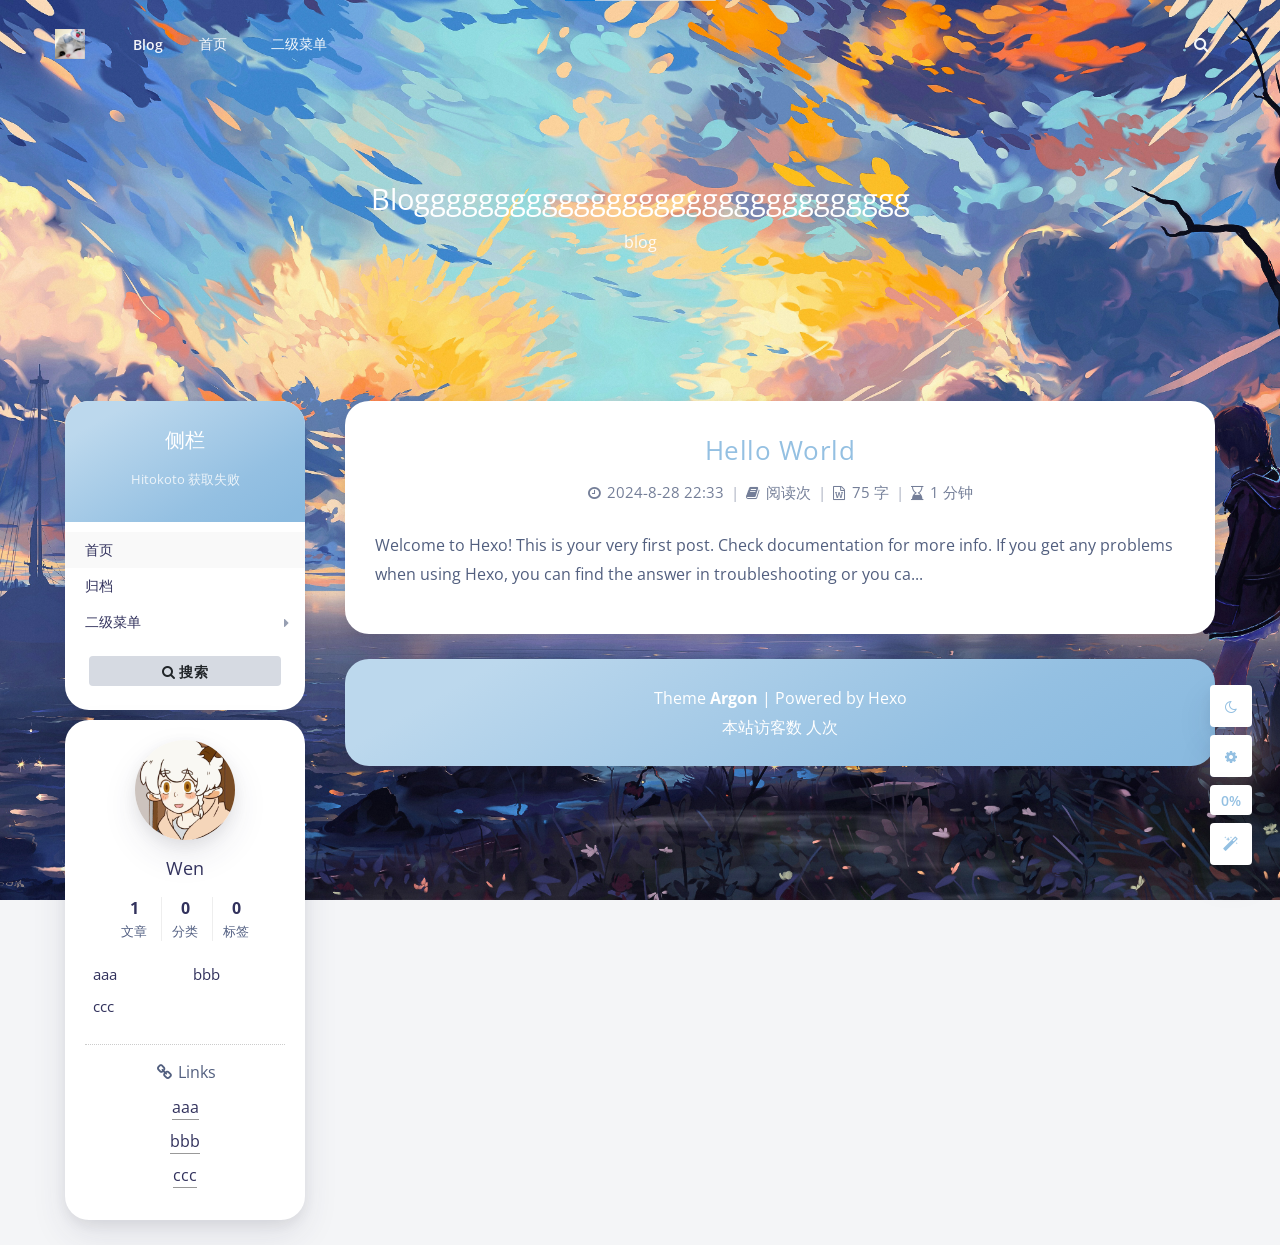
<file: index.html>
<!DOCTYPE html>

<html class="use-big-shadow article-header-style-default">
<head>
	
	<title>Hexo</title>
	<meta charset="utf-8">
	
		<meta name="viewport" content="width=device-width, initial-scale=1, maximum-scale=1, user-scalable=no">
	
	<meta property="og:type" content="website">
<meta property="og:title" content="Hexo">
<meta property="og:url" content="http://example.com/index.html">
<meta property="og:site_name" content="Hexo">
<meta property="og:locale" content="en_US">
<meta property="article:author" content="John Doe">
<meta name="twitter:card" content="summary">

	<meta name="theme-color" content="#94C0E2">
	<meta name="theme-color-rgb" content="148,192,226">
	<meta name="theme-color-origin" content="#94C0E2">
	<meta name="argon-enable-custom-theme-color" content="true">
	<meta name="theme-card-radius" content="24">
	<meta name="theme-version" content="1.0.2">
	<link rel="icon" href="/assets/img/favicon.ico" type="image/x-icon">
	<link rel="shortcut icon" href="/assets/img/favicon.ico" type="image/x-icon">

	
<link rel="stylesheet" href="/assets/argon_css_merged.css">

	
<link rel="stylesheet" href="/style.css">

	
<link rel="stylesheet" href="//fonts.loli.net/css?family=Open+Sans:300,400,600,700|Noto+Serif+SC:300,600&display=swap.css">

	
<script src="/assets/argon_js_merged.js"></script>

	
<script src="/assets/js/argon.min.js"></script>

	
<script src="//busuanzi.ibruce.info/busuanzi/2.3/busuanzi.pure.mini.js"></script>


	

	<script>
		var argonConfig = {
			language: "zh_CN",
			
				zoomify: {
					duration: 200,
					easing: "cubic-bezier(0.4,0,0,1)",
					scale: 0.9
				},
			
			pangu: "false",
			
				lazyload: {
					threshold: 800,
					effect: "fadeIn"
				},
			
			disable_pjax: false,
			headroom: false
		}
	</script>
	<script>
		var darkmodeAutoSwitch = "false";
		function setDarkmode(enable){
			if (enable == true){
				$("html").addClass("darkmode");
			}else{
				$("html").removeClass("darkmode");
			}
			$(window).trigger("scroll");
		}
		function toggleDarkmode(){
			if ($("html").hasClass("darkmode")){
				setDarkmode(false);
				sessionStorage.setItem("Argon_Enable_Dark_Mode", "false");
			}else{
				setDarkmode(true);
				sessionStorage.setItem("Argon_Enable_Dark_Mode", "true");
			}
		}
		if (sessionStorage.getItem("Argon_Enable_Dark_Mode") == "true"){
			setDarkmode(true);
		}
		function toggleDarkmodeByPrefersColorScheme(media){
			if (sessionStorage.getItem('Argon_Enable_Dark_Mode') == "false" || sessionStorage.getItem('Argon_Enable_Dark_Mode') == "true"){
				return;
			}
			if (media.matches){
				setDarkmode(true);
			}else{
				setDarkmode(false);
			}
		}
		function toggleDarkmodeByTime(){
			if (sessionStorage.getItem('Argon_Enable_Dark_Mode') == "false" || sessionStorage.getItem('Argon_Enable_Dark_Mode') == "true"){
				return;
			}
			let hour = new Date().getHours();
			if (hour < 7 || hour >= 22){
				setDarkmode(true);
			}else{
				setDarkmode(false);
			}
		}
		if (darkmodeAutoSwitch == 'system'){
			var darkmodeMediaQuery = window.matchMedia("(prefers-color-scheme: dark)");
			darkmodeMediaQuery.addListener(toggleDarkmodeByPrefersColorScheme);
			toggleDarkmodeByPrefersColorScheme(darkmodeMediaQuery);
		}
		if (darkmodeAutoSwitch == 'time'){
			toggleDarkmodeByTime();
		}
		if (darkmodeAutoSwitch == 'alwayson'){
			setDarkmode(true);
		}

		function toggleAmoledDarkMode(){
			$("html").toggleClass("amoled-dark");
			if ($("html").hasClass("amoled-dark")){
				localStorage.setItem("Argon_Enable_Amoled_Dark_Mode", "true");
			}else{
				localStorage.setItem("Argon_Enable_Amoled_Dark_Mode", "false");
			}
		}
		if (localStorage.getItem("Argon_Enable_Amoled_Dark_Mode") == "true"){
			$("html").addClass("amoled-dark");
		}else if (localStorage.getItem("Argon_Enable_Amoled_Dark_Mode") == "false"){
			$("html").removeClass("amoled-dark");
		}
	</script>
	<script>
		if (navigator.userAgent.indexOf("Safari") !== -1 && navigator.userAgent.indexOf("Chrome") === -1){
			$("html").addClass("using-safari");
		}
	</script>

	
		
<script src="/assets/vendor/smoothscroll/smoothscroll1.js"></script>

	
<meta name="generator" content="Hexo 7.3.0"></head>



<style id="themecolor_css">
	
	:root{
		--themecolor: #94C0E2;
		--themecolor-dark0: #8ABADF;
		--themecolor-dark: #80B4DD;
		--themecolor-dark2: #6CA8D7;
		--themecolor-dark3: #589DD2;
		--themecolor-light: #BCD8ED;
		--themecolor-rgbstr: 148,192,226;
		--themecolor-gradient: linear-gradient(150deg,var(--themecolor-light) 15%, var(--themecolor) 70%, var(--themecolor-dark0) 94%);

	}
</style>
<style id="theme_cardradius_css">
	:root{
		--card-radius: 24px;
	}
</style>

<body>
<div id="toolbar">
	<header class="header-global">
		<nav id="navbar-main" class="navbar navbar-main navbar-expand-lg navbar-transparent navbar-light bg-primary headroom--not-bottom headroom--not-top headroom--pinned">
			<div class="container">
				
					<a class="navbar-brand navbar-icon mr-lg-5" href="">
						<img src="/assets/img/dinglan.jpg">
					</a>
				
				<button class="navbar-toggler" type="button" data-toggle="collapse" data-target="#navbar_global" aria-controls="navbar_global" aria-expanded="false" aria-label="Toggle navigation">
					<span class="navbar-toggler-icon"></span>
				</button>
				<a class="navbar-brand" href="/">Blog</a>
				<div class="navbar-collapse collapse" id="navbar_global">
					<div class="navbar-collapse-header">
						<div class="row">
							<div class="col-6 collapse-brand"></div>
							<div class="col-6 collapse-close">
								<button type="button" class="navbar-toggler" data-toggle="collapse" data-target="#navbar_global" aria-controls="navbar_global" aria-expanded="false" aria-label="Toggle navigation">
									<span></span>
									<span></span>
								</button>
							</div>
						</div>
					</div>
					<ul id="navbar_search_btn_mobile" class="navbar-nav align-items-lg-center ml-lg-auto">
						<li class="nav-item" data-toggle="modal" data-target="#argon_search_modal" style="padding-left: 5px;">
							<a class="nav-link nav-link-icon">
								<i class="fa fa-search"></i>
								<span class="nav-link-inner--text d-lg-none">搜索</span>
							</a>
						</li>
					</ul>
					
							<ul class='navbar-nav navbar-nav-hover align-items-lg-center'>
								
										<li class='nav-item'>
											<a href='/home' class='nav-link' >
												<i class='ni ni-book-bookmark d-lg-none'></i>
												<span class='nav-link-inner--text'>首页</span>
											</a>
											
										</li>
									
										<li class='nav-item dropdown'>
											<a href='' class='nav-link' onclick='return false;' data-toggle='dropdown' no-pjax>
												<i class='ni ni-book-bookmark d-lg-none'></i>
												<span class='nav-link-inner--text'>二级菜单</span>
											</a>
											
													<div class="dropdown-menu">
														
															<a href='/' class='dropdown-item'>归档</a>
														
													</div>
												
										</li>
									
							</ul>
						
					<ul class="navbar-nav align-items-lg-center ml-lg-auto">
						<li class="nav-item" data-toggle="modal" data-target="#argon_search_modal" id="navbar_search_btn_pc">
							<a class="nav-link nav-link-icon">
								<i class="fa fa-search"></i>
								<span class="nav-link-inner--text d-lg-none">搜索</span>
							</a>
						</li>
					</ul>
				</div>
				
					<a class="navbar-brand navbar-icon-mobile" href="">
						<img src="/assets/img/dinglan.jpg">
					</a>
				
				<div id="navbar_menu_mask" data-toggle="collapse" data-target="#navbar_global"></div>
			</div>
		</nav>
	</header>
</div>
<div class="modal fade" id="argon_search_modal" tabindex="-1" role="dialog" aria-labelledby="" aria-hidden="true">
	<div class="modal-dialog modal-dialog-centered modal-lg" role="document">
		<div class="modal-content">
			<div class="modal-header">
				<h5 class="modal-title">搜索</h5>
				<button type="button" class="close" data-dismiss="modal" aria-label="Close">
					<span aria-hidden="true">&times;</span>
				</button>
			</div>
			<div class="modal-body">
				<!-- TODO -->
<div class="form-group mb-3">
	<div class="input-group input-group-alternative">
		<div class="input-group-prepend">
			<span class="input-group-text"><i class="fa fa-search"></i></span>
		</div>
		<input id="local-search-input" class="form-control" placeholder="搜索什么..." type="text"  autocomplete="off" data-search.path="search.json" data-config.root="/">
	</div>
	<div id="local-search-result"></div>
</div>

			</div>
		</div>
	</div>
</div>
<!--Banner-->
<section id="banner" class="banner section section-lg section-shaped">
	<div class="shape  shape-primary">
		<span></span>
		<span></span>
		<span></span>
		<span></span>
		<span></span>
		<span></span>
		<span></span>
		<span></span>
		<span></span>
	</div>

	
	<div id="banner_container" class="banner-container container text-center">
		
			<div class="banner-title text-white" data-text="Bloggggggggggggggggggggggggggggggg" data-interval=""><span class="banner-title-inner">&nbsp;</span>
		
		<span class="banner-subtitle d-block">blog</span></div>
	</div>
	
		<style>
			section.banner{
				background-image: url(/assets/img/banner.jpg) !important;
			}
		</style>
	
</section>


	<style>
		#content:before {
			content: '';
			display: block;
			position: fixed;
			left: 0;
			right: 0;
			top: 0;
			bottom: 0;
			z-index: -2;
			background: url(/assets/img/banner.png);
			background-position: center;
			background-size: cover;
			background-repeat: no-repeat;
			opacity: 1;
			transition: opacity .5s ease;
		}
		html.darkmode #content:before{
			filter: brightness(0.65);
		}
		
			#content:after {
				content: '';
				display: block;
				position: fixed;
				left: 0;
				right: 0;
				top: 0;
				bottom: 0;
				z-index: -2;
				background: url(/assets/img/night.jpg);
				background-position: center;
				background-size: cover;
				background-repeat: no-repeat;
				opacity: 0;
				transition: opacity .5s ease;
			}
			html.darkmode #content:after {
				opacity: 1;
			}
			html.darkmode #content:before {
				opacity: 0;
			}
		
		
			#banner, #banner .shape {
				background: transparent !important;
			}
		
	</style>




<div id="float_action_buttons" class="float-action-buttons fabtns-unloaded">
	<button id="fabtn_toggle_sides" class="btn btn-icon btn-neutral fabtn shadow-sm" type="button" aria-hidden="true" tooltip-move-to-left="移至左侧" tooltip-move-to-right="移至右侧">
		<span class="btn-inner--icon fabtn-show-on-right"><i class="fa fa-caret-left"></i></span>
		<span class="btn-inner--icon fabtn-show-on-left"><i class="fa fa-caret-right"></i></span>
	</button>
	<button id="fabtn_back_to_top" class="btn btn-icon btn-neutral fabtn shadow-sm" type="button" aria-label="Back To Top" tooltip="回到顶部">
		<span class="btn-inner--icon"><i class="fa fa-angle-up"></i></span>
	</button>
	<button id="fabtn_go_to_comment" class="btn btn-icon btn-neutral fabtn shadow-sm d-none" type="button" style='display: none;'  aria-label="Comment" tooltip="评论">
		<span class="btn-inner--icon"><i class="fa fa-comment-o"></i></span>
	</button>
	<button id="fabtn_toggle_darkmode" class="btn btn-icon btn-neutral fabtn shadow-sm" type="button"  aria-label="Toggle Darkmode" tooltip-darkmode="夜间模式" tooltip-blackmode="暗黑模式" tooltip-lightmode="日间模式">
		<span class="btn-inner--icon"><i class="fa fa-moon-o"></i><i class='fa fa-lightbulb-o'></i></span>
	</button>
	<button id="fabtn_toggle_blog_settings_popup" class="btn btn-icon btn-neutral fabtn shadow-sm" type="button"  aria-label="Open Blog Settings Menu" tooltip="设置">
		<span class="btn-inner--icon"><i class="fa fa-cog"></i></span>
	</button>
	<div id="fabtn_blog_settings_popup" class="card shadow-sm" style="opacity: 0;" aria-hidden="true">
		<div id="close_blog_settings"><i class="fa fa-close"></i></div>
		<div class="blog-setting-item mt-3">
			<div style="transform: translateY(-4px);"><div id="blog_setting_toggle_darkmode_and_amoledarkmode" tooltip-switch-to-darkmode="切换到夜间模式" tooltip-switch-to-blackmode="切换到暗黑模式"><span>夜间模式</span><span>暗黑模式</span></div></div>
			<div style="flex: 1;"></div>
			<label id="blog_setting_darkmode_switch" class="custom-toggle">
				<span class="custom-toggle-slider rounded-circle"></span>
			</label>
		</div>
		<div class="blog-setting-item mt-3">
			<div style="flex: 1;">字体</div>
			<div>
				<button id="blog_setting_font_sans_serif" type="button" class="blog-setting-font btn btn-outline-primary blog-setting-selector-left">Sans Serif</button><button id="blog_setting_font_serif" type="button" class="blog-setting-font btn btn-outline-primary blog-setting-selector-right">Serif</button>
			</div>
		</div>
		<div class="blog-setting-item mt-3">
			<div style="flex: 1;">阴影</div>
			<div>
				<button id="blog_setting_shadow_small" type="button" class="blog-setting-shadow btn btn-outline-primary blog-setting-selector-left">浅阴影</button><button id="blog_setting_shadow_big" type="button" class="blog-setting-shadow btn btn-outline-primary blog-setting-selector-right">深阴影</button>
			</div>
		</div>
		<div class="blog-setting-item mt-3 mb-3">
			<div style="flex: 1;">滤镜</div>
			<div id="blog_setting_filters" class="ml-3">
				<button id="blog_setting_filter_off" type="button" class="blog-setting-filter-btn ml-0" filter-name="off">关闭</button>
				<button id="blog_setting_filter_sunset" type="button" class="blog-setting-filter-btn" filter-name="sunset">日落</button>
				<button id="blog_setting_filter_darkness" type="button" class="blog-setting-filter-btn" filter-name="darkness">暗化</button>
				<button id="blog_setting_filter_grayscale" type="button" class="blog-setting-filter-btn" filter-name="grayscale">灰度</button>
			</div>
		</div>
		<div class="blog-setting-item mb-3">
			<div id="blog_setting_card_radius_to_default" style="cursor: pointer;" tooltip="恢复默认">圆角</div>
			<div style="flex: 1;margin-left: 20px;margin-right: 8px;transform: translateY(2px);">
				<div id="blog_setting_card_radius"></div>
			</div>
		</div>
		
			<div class="blog-setting-item mt-1 mb-3">
				<div style="flex: 1;">主题色</div>
				<div id="theme-color-picker" class="ml-3"></div>
			</div>
		
	</div>
	<button id="fabtn_open_sidebar" class="btn btn-icon btn-neutral fabtn shadow-sm" type="button" aria-label="Open Sidebar Menu" tooltip="菜单">
		<span class="btn-inner--icon"><i class="fa fa-bars"></i></span>
	</button>
	<button id="fabtn_reading_progress" class="btn btn-icon btn-neutral fabtn shadow-sm" type="button" aria-hidden="true" tooltip="阅读进度">
		<div id="fabtn_reading_progress_bar" style="width: 0%;"></div>
		<span id="fabtn_reading_progress_details">0%</span>
	</button>
</div>

<div id="content" class="site-content">









<div class="page-information-card-container">
	
</div>

<div id="sidebar_mask"></div>
<aside id="leftbar" class="leftbar widget-area" role="complementary">
		
		<div id="leftbar_part1" class="widget widget_search card bg-white shadow-sm border-0">
			<div class="leftbar-banner card-body">
				<span class="leftbar-banner-title text-white">侧栏</span>
				
				
					<span class="leftbar-banner-subtitle text-white"><span class='hitokoto'></span></span>
				
			</div>
			
			
				<ul id='leftbar_part1_menu' class='leftbar-menu'>
					<li class='leftbar-menu-item current'><a href='/'>首页</a></li><li class='leftbar-menu-item'><a href='/archives'>归档</a></li><li class='leftbar-menu-item leftbar-menu-item-haschildren'><a no-pjax onclick='return false;'>二级菜单</a><ul class='leftbar-menu-item leftbar-menu-subitem shadow-sm'><li class='leftbar-menu-item leftbar-menu-item-haschildren'><a no-pjax onclick='return false;'>三级菜单</a><ul class='leftbar-menu-item leftbar-menu-subitem shadow-sm'><li class='leftbar-menu-item current'><a href='/'>首页</a></li></ul></li></ul></li>
				</ul>
			
			<div class="card-body text-center leftbar-search-button">
				<button id="leftbar_search" class="btn btn-secondary btn-lg active btn-sm btn-block border-0" role="button" data-toggle="modal" data-target="#argon_search_modal" >
					<i class="menu-item-icon fa fa-search mr-0"></i> 搜索
				</button>
			</div>
		</div>
		<div id="leftbar_part2" class="widget widget_search card bg-white shadow-sm border-0">
			<div id="leftbar_part2_inner" class="card-body">
				
				<div class="nav-wrapper" style="padding-top: 5px; display:none; ">
	                <ul class="nav nav-pills nav-fill" role="tablist">
						
						<li class="nav-item sidebar-tab-switcher">
							<a class="active show" id="leftbar_tab_overview_btn" data-toggle="tab" href="#leftbar_tab_overview" role="tab" aria-controls="leftbar_tab_overview" no-pjax>站点概览</a>
						</li>
	                </ul>
				</div>
				<div>
					<div class="tab-content" style="padding: 10px 10px 0 10px;">
						
						<div class="tab-pane fade text-center active show" id="leftbar_tab_overview" role="tabpanel" aria-labelledby="leftbar_tab_overview_btn">
							<img id="leftbar_overview_author_image" src="/assets/img/auther.jpg" class="img-fluid rounded-circle shadow-sm" style="width: 100px;" alt="avatar">
							<h6 id="leftbar_overview_author_name">Wen</h6>
							<nav class="site-state">
								<div class="site-state-item site-state-posts">
									<a href="/archives">
										<span class="site-state-item-count">1</span>
										<span class="site-state-item-name">文章</span>
									</a>
								</div>
								<div class="site-state-item site-state-categories">
									<a data-toggle="modal" data-target="#blog_categories">
										<span class="site-state-item-count">0</span>
										<span class="site-state-item-name">分类</span>
									</a>
								</div>      
								<div class="site-state-item site-state-tags">
									<a data-toggle="modal" data-target="#blog_tags">
										<span class="site-state-item-count">0</span>
										<span class="site-state-item-name">标签</span>
									</a>
								</div>
							</nav>
							
									<div class="site-author-links">
										
											<div class='site-author-links-item'>
												<a href="/" rel='noopener' target='_blank'>aaa</a>
											</div>
										
											<div class='site-author-links-item'>
												<a href="/" rel='noopener' target='_blank'>bbb</a>
											</div>
										
											<div class='site-author-links-item'>
												<a href="/" rel='noopener' target='_blank'>ccc</a>
											</div>
										
									</div>
								
							
									<div class='site-friend-links'>
										<div class='site-friend-links-title'><i class='fa fa-fw fa-link'></i> Links</div>
										<ul class='site-friend-links-ul'>
											
												<li class='site-friend-links-item'>
													<a href='/' rel='noopener' target='_blank'>aaa</a>
												</li>
											
												<li class='site-friend-links-item'>
													<a href='/' rel='noopener' target='_blank'>bbb</a>
												</li>
											
												<li class='site-friend-links-item'>
													<a href='/' rel='noopener' target='_blank'>ccc</a>
												</li>
											
										</ul>
									</div>
								
						</div>
					</div>
				</div>
			</div>
		</div>
</aside>
<div class="modal fade" id="blog_categories" tabindex="-1" role="dialog" aria-labelledby="" aria-hidden="true">
	<div class="modal-dialog modal-dialog-centered">
		<div class="modal-content">
			<div class="modal-header">
				<h5 class="modal-title">分类</h5>
				<button type="button" class="close" data-dismiss="modal" aria-label="Close">
					<span aria-hidden="true">&times;</span>
				</button>
			</div>
			<div class="modal-body">
				
			</div>
		</div>
	</div>
</div>
<div class="modal fade" id="blog_tags" tabindex="-1" role="dialog" aria-labelledby="" aria-hidden="true">
	<div class="modal-dialog modal-dialog-centered">
		<div class="modal-content">
			<div class="modal-header">
				<h5 class="modal-title">标签</h5>
				<button type="button" class="close" data-dismiss="modal" aria-label="Close">
					<span aria-hidden="true">&times;</span>
				</button>
			</div>
			<div class="modal-body">
				
			</div>
		</div>
	</div>
</div>


<div id="primary" class="content-area">
	<main id="main" class="site-main" role="main">
		
			
	<article class="post card bg-white shadow-sm border-0 ">
	<header class="post-header text-center">
		
		<a class="post-title" href="/2024/08/28/hello-world/">Hello World</a>
		<div class="post-meta">
			
						
						<div class="post-meta-detail post-meta-detail-time">
							<i class="fa fa-clock-o" aria-hidden="true"></i>
							<time title="发布于 2024-8-28 22:33:02 | 编辑于 2024-8-28 22:31:16">2024-8-28 22:33
							</time>
						</div>
					
						
							<div class="post-meta-devide">|</div>
						
						<div class="post-meta-detail post-meta-detail-words">
							<i class="fa fa-book" aria-hidden="true"></i>
							<span id="busuanzi_container_page_pv">
								阅读<span id="busuanzi_value_page_pv"></span>次
							</span>
						</div>
					
						
							<div class="post-meta-devide">|</div>
						
						<div class="post-meta-detail post-meta-detail-words">
							<i class="fa fa-file-word-o" aria-hidden="true"></i>
							75 字
						</div>
					
						
							<div class="post-meta-devide">|</div>
						
						<div class="post-meta-detail post-meta-detail-readingtime">
							<i class="fa fa-hourglass-end" aria-hidden="true"></i>
							1 分钟
						</div>
					
		</div>
		
	</header>

	<div class="post-content">
		
			
				Welcome to Hexo! This is your very first post. Check documentation for more info. If you get any problems when using Hexo, you can find the answer in troubleshooting or you ca...
			
		
	</div>

	
</article>






		
		
		
		
		

					<footer id="footer" class="site-footer card shadow-sm border-0">
						
						<div>Theme <a target="_blank" rel="noopener" href="https://github.com/solstice23/hexo-theme-argon"><strong>Argon</strong></a> | Powered by Hexo</div>
						<span id="busuanzi_container_site_uv">
							本站访客数 <span id="busuanzi_value_site_uv"></span> 人次
						</span>
					</footer>
				</main>
			</div>
		</div>
		
<script src="/argontheme.js"></script>

		
		
		

		

	</div>
</div>
<noscript>
	<style>
		article img.lazyload[src^="[data-uri]"]{display: none;}
		.comment-item-text .comment-sticker.lazyload{display: none;}
	</style>
</noscript>
</body>



</html>

<!-- 特效控制按钮 + 选择面板（最终修复版：粒子/樱花均可正常开关） -->
<style>
    /* 面板样式（同上，保持不变） */
    .effect-panel {
        position: fixed;
        bottom: 80px;
        right: 20px;
        width: 280px;
        background: rgba(30, 30, 40, 0.95);
        backdrop-filter: blur(12px);
        border-radius: 16px;
        padding: 16px;
        box-shadow: 0 8px 24px rgba(0,0,0,0.3);
        z-index: 10000;
        transform: translateY(20px) scale(0.95);
        opacity: 0;
        visibility: hidden;
        transition: all 0.25s cubic-bezier(0.2, 0.9, 0.4, 1.1);
        pointer-events: none;
        border: 1px solid rgba(255,255,255,0.2);
        font-family: system-ui, -apple-system, 'Segoe UI', Roboto, sans-serif;
    }
    .effect-panel.active {
        transform: translateY(0) scale(1);
        opacity: 1;
        visibility: visible;
        pointer-events: auto;
    }
    .effect-panel-header {
        display: flex;
        justify-content: space-between;
        align-items: center;
        margin-bottom: 16px;
        color: white;
        font-weight: bold;
        border-bottom: 1px solid rgba(255,255,255,0.2);
        padding-bottom: 8px;
    }
    .close-panel-btn {
        background: none;
        border: none;
        color: white;
        font-size: 24px;
        cursor: pointer;
        padding: 0 8px;
        line-height: 1;
        transition: transform 0.2s;
    }
    .close-panel-btn:hover { transform: scale(1.1); color: #ff6b6b; }
    .effect-section {
        margin-bottom: 20px;
    }
    .effect-section h4 {
        margin: 0 0 8px 0;
        font-size: 14px;
        color: rgba(255,255,255,0.9);
        letter-spacing: 1px;
    }
    .effect-buttons {
        display: flex;
        flex-wrap: wrap;
        gap: 8px;
        margin-top: 8px;
    }
    .effect-buttons button {
        background: rgba(255,255,255,0.15);
        border: none;
        padding: 6px 12px;
        border-radius: 20px;
        color: white;
        cursor: pointer;
        font-size: 13px;
        transition: all 0.2s;
        backdrop-filter: blur(4px);
    }
    .effect-buttons button:hover {
        background: rgba(255,255,255,0.3);
        transform: translateY(-2px);
    }
    .effect-buttons button.active {
        background: #5e72e4;
        box-shadow: 0 0 8px rgba(94,114,228,0.5);
    }
    #effect-toggle {
        display: inline-flex !important;
        align-items: center !important;
        justify-content: center !important;
        vertical-align: middle !important;
        margin-left: 0 !important;
        margin-right: 0 !important;
    }
    #effect-toggle .btn-inner--icon {
        display: inline-flex !important;
        align-items: center !important;
        justify-content: center !important;
        line-height: 1 !important;
        font-size: 1rem !important;
    }
</style>

<script>
(function() {
    document.addEventListener('DOMContentLoaded', function() {
        setTimeout(function() {
            var darkmodeBtn = document.getElementById('fabtn_toggle_darkmode');
            if (!darkmodeBtn) return;
            var buttonContainer = darkmodeBtn.parentNode;

            var getThemeColor = function() {
                var color = getComputedStyle(document.documentElement).getPropertyValue('--primary').trim();
                return color || '#5e72e4';
            };

            var effectBtn = document.createElement('button');
            effectBtn.id = 'effect-toggle';
            effectBtn.className = 'btn btn-icon btn-neutral fabtn shadow-sm';
            effectBtn.type = 'button';
            effectBtn.setAttribute('title', '特效工坊');
            var span = document.createElement('span');
            span.className = 'btn-inner--icon';
            var i = document.createElement('i');
            i.className = 'fa fa-magic';
            span.appendChild(i);
            effectBtn.appendChild(span);
            buttonContainer.appendChild(effectBtn);

            if (typeof $ !== 'undefined' && $.fn.tooltip) {
                $('[data-toggle="tooltip"]').tooltip();
            }

            // ========= 特效管理器（最终修复版） =========
            var currentBgEffect = localStorage.getItem('dynamicBgState') || null;
            var currentCursorEffect = localStorage.getItem('mouseEffectState') || null;
            if (currentBgEffect === 'off') currentBgEffect = null;
            if (currentCursorEffect === 'off') currentCursorEffect = null;

            var sakuraScriptLoaded = false;

            // ----- 背景特效清理（终极版）-----
            function clearBgEffect() {
                // 1. 移除所有非樱花/非烟花的 canvas 元素（粒子特效的 canvas 没有特定 id）
                var canvases = document.querySelectorAll('canvas');
                canvases.forEach(function(c) {
                    // 保留樱花 canvas 和烟花 canvas（它们由各自的管理函数负责清理）
                    if (c.id !== 'canvas_sakura' && c.id !== 'fireworks-canvas') {
                        c.remove();
                    }
                });
                // 2. 调用 canvas-nest 的 destroy 方法（如果存在）
                if (window.cnCanvas && typeof window.cnCanvas.destroy === 'function') {
                    window.cnCanvas.destroy();
                    window.cnCanvas = null;
                }
                // 3. 额外：移除可能残留的 canvas-nest 样式标签
                var nestStyle = document.getElementById('canvas-nest-style');
                if (nestStyle) nestStyle.remove();
                // 4. 清理樱花特效
                if (window.stopp && document.getElementById('canvas_sakura')) {
                    window.stopp();
                }
                var sakuraCanvas = document.getElementById('canvas_sakura');
                if (sakuraCanvas) sakuraCanvas.remove();
                sakuraScriptLoaded = false;
            }

            // 加载粒子背景（canvas-nest）
            function loadParticles() {
                return new Promise(function(resolve, reject) {
                    clearBgEffect(); // 先彻底清除旧特效
                    var script = document.createElement('script');
                    script.setAttribute('data-bg', 'particles');
                    script.src = '/assets/js/canvas-nest.min.js';
                    script.onload = function() {
                        // 等待 canvas-nest 完全初始化（它会在 window 上挂载 cnCanvas）
                        setTimeout(function() {
                            resolve();
                        }, 150);
                    };
                    script.onerror = function() {
                        console.error('粒子背景本地失败，使用 CDN');
                        var fallback = document.createElement('script');
                        fallback.setAttribute('data-bg', 'particles');
                        fallback.src = 'https://cdn.jsdelivr.net/npm/canvas-nest.js@2.0.4/dist/canvas-nest.min.js';
                        fallback.onload = function() {
                            setTimeout(function() { resolve(); }, 150);
                        };
                        fallback.onerror = function() { reject(); };
                        document.head.appendChild(fallback);
                    };
                    document.head.appendChild(script);
                });
            }

            // 加载樱花特效
            function loadSakura() {
                return new Promise(function(resolve, reject) {
                    if (sakuraScriptLoaded) {
                        // 脚本已加载，如果 canvas 不存在则重新启动
                        if (!document.getElementById('canvas_sakura')) {
                            if (window.stopp) {
                                window.stopp();  // 切换开关（如果关闭则开启）
                                resolve();
                            } else {
                                reject('stopp 未定义');
                            }
                        } else {
                            resolve();
                        }
                        return;
                    }
                    var script = document.createElement('script');
                    script.setAttribute('data-bg', 'sakura');
                    script.src = '/assets/js/sakura.min.js';
                    script.onload = function() {
                        setTimeout(function() {
                            sakuraScriptLoaded = true;
                            // 确保樱花特效已启动（脚本通常会自动启动）
                            if (!document.getElementById('canvas_sakura') && window.startSakura) {
                                window.startSakura();
                            }
                            resolve();
                        }, 200);
                    };
                    script.onerror = function() {
                        console.error('樱花本地失败，使用 CDN');
                        var fallback = document.createElement('script');
                        fallback.setAttribute('data-bg', 'sakura');
                        fallback.src = 'https://raw.githubusercontent.com/hitokoto-osc/sakura.js/master/dist/sakura.min.js';
                        fallback.onload = function() {
                            setTimeout(function() {
                                sakuraScriptLoaded = true;
                                if (!document.getElementById('canvas_sakura') && window.startSakura) {
                                    window.startSakura();
                                }
                                resolve();
                            }, 200);
                        };
                        fallback.onerror = function() { reject(); };
                        document.head.appendChild(fallback);
                    };
                    document.head.appendChild(script);
                });
            }

            function loadBgEffect(type) {
                clearBgEffect();
                if (!type || type === 'off') {
                    currentBgEffect = null;
                    localStorage.setItem('dynamicBgState', 'off');
                    return;
                }
                if (type === 'particles') {
                    loadParticles().catch(function(err) {
                        console.error('粒子特效加载失败', err);
                    });
                    currentBgEffect = 'particles';
                    localStorage.setItem('dynamicBgState', 'particles');
                } else if (type === 'sakura') {
                    loadSakura().catch(function(err) {
                        console.error('樱花特效加载失败', err);
                    });
                    currentBgEffect = 'sakura';
                    localStorage.setItem('dynamicBgState', 'sakura');
                }
            }

            // ----- 鼠标特效（与之前相同，略）-----
            var heartClickListener = null;
            var fireworksClickListener = null;

            function clearCursorEffect() {
                if (heartClickListener) {
                    document.removeEventListener('click', heartClickListener);
                    heartClickListener = null;
                }
                var hearts = document.querySelectorAll('.heart');
                hearts.forEach(function(h) { h.remove(); });
                if (fireworksClickListener) {
                    document.removeEventListener('click', fireworksClickListener);
                    fireworksClickListener = null;
                }
                var fireCanvas = document.querySelector('#fireworks-canvas');
                if (fireCanvas) fireCanvas.remove();
            }

            function createHeart(e) {
                var heart = document.createElement('div');
                heart.className = 'heart';
                var color = 'rgb(' + ~~(255 * Math.random()) + ',' + ~~(255 * Math.random()) + ',' + ~~(255 * Math.random()) + ')';
                heart.style.cssText = `
                    position: fixed;
                    left: ${e.clientX - 5}px;
                    top: ${e.clientY - 5}px;
                    width: 10px;
                    height: 10px;
                    background: ${color};
                    transform: rotate(45deg);
                    z-index: 99999;
                    opacity: 1;
                    transition: all 0.8s ease-out;
                    pointer-events: none;
                `;
                if (!document.getElementById('heart-style')) {
                    var style = document.createElement('style');
                    style.id = 'heart-style';
                    style.textContent = `
                        .heart:before, .heart:after {
                            content: '';
                            position: absolute;
                            width: 10px;
                            height: 10px;
                            background: inherit;
                            border-radius: 50%;
                        }
                        .heart:before { left: -5px; top: 0; }
                        .heart:after { top: -5px; left: 0; }
                    `;
                    document.head.appendChild(style);
                }
                document.body.appendChild(heart);
                var start = performance.now();
                function animate(now) {
                    var elapsed = now - start;
                    var progress = Math.min(elapsed / 800, 1);
                    var yOffset = progress * -100;
                    var scale = 1 - progress * 0.8;
                    var opacity = 1 - progress;
                    heart.style.transform = `rotate(45deg) scale(${scale}) translateY(${yOffset}px)`;
                    heart.style.opacity = opacity;
                    if (progress < 1) requestAnimationFrame(animate);
                    else heart.remove();
                }
                requestAnimationFrame(animate);
            }

            function startFirework(e) {
                var x = e.clientX;
                var y = e.clientY;
                var colors = ['#ff595e', '#ffca3a', '#8ac926', '#1982c4', '#6a4c93'];
                var particles = [];
                var canvas = document.createElement('canvas');
                canvas.id = 'fireworks-canvas';
                canvas.style.position = 'fixed';
                canvas.style.top = '0';
                canvas.style.left = '0';
                canvas.style.width = '100%';
                canvas.style.height = '100%';
                canvas.style.pointerEvents = 'none';
                canvas.style.zIndex = '99998';
                document.body.appendChild(canvas);
                var ctx = canvas.getContext('2d');
                var w = window.innerWidth;
                var h = window.innerHeight;
                canvas.width = w;
                canvas.height = h;

                var particleCount = 80;
                for (var i = 0; i < particleCount; i++) {
                    var angle = Math.random() * Math.PI * 2;
                    var speed = Math.random() * 5 + 2;
                    var vx = Math.cos(angle) * speed;
                    var vy = Math.sin(angle) * speed;
                    particles.push({
                        x: x, y: y,
                        vx: vx, vy: vy,
                        life: 1.0,
                        color: colors[Math.floor(Math.random() * colors.length)],
                        size: Math.random() * 4 + 2
                    });
                }

                function draw() {
                    ctx.clearRect(0, 0, w, h);
                    var allDead = true;
                    for (var i = 0; i < particles.length; i++) {
                        var p = particles[i];
                        if (p.life <= 0) continue;
                        allDead = false;
                        p.x += p.vx;
                        p.y += p.vy;
                        p.vy += 0.2;
                        p.life -= 0.02;
                        ctx.globalAlpha = p.life;
                        ctx.fillStyle = p.color;
                        ctx.fillRect(p.x - p.size/2, p.y - p.size/2, p.size, p.size);
                    }
                    if (allDead) {
                        cancelAnimationFrame(animFrame);
                        canvas.remove();
                        return;
                    }
                    animFrame = requestAnimationFrame(draw);
                }
                var animFrame = requestAnimationFrame(draw);
                setTimeout(function() {
                    if (canvas && canvas.parentNode) canvas.remove();
                    cancelAnimationFrame(animFrame);
                }, 5000);
            }

            function loadCursorEffect(type) {
                clearCursorEffect();
                if (!type || type === 'off') {
                    currentCursorEffect = null;
                    localStorage.setItem('mouseEffectState', 'off');
                    return;
                }
                if (type === 'heart') {
                    heartClickListener = function(e) { createHeart(e); };
                    document.addEventListener('click', heartClickListener);
                    currentCursorEffect = 'heart';
                    localStorage.setItem('mouseEffectState', 'heart');
                } else if (type === 'fireworks') {
                    fireworksClickListener = function(e) { startFirework(e); };
                    document.addEventListener('click', fireworksClickListener);
                    currentCursorEffect = 'fireworks';
                    localStorage.setItem('mouseEffectState', 'fireworks');
                }
            }

            // 初始化已有特效
            if (currentBgEffect) loadBgEffect(currentBgEffect);
            if (currentCursorEffect) loadCursorEffect(currentCursorEffect);

            function updateButtonStyle() {
                effectBtn.style.color = (currentBgEffect || currentCursorEffect) ? getThemeColor() : '';
            }
            updateButtonStyle();

            // ========= 特效选择面板 =========
            var panelHtml = `
                <div id="effect-panel" class="effect-panel">
                    <div class="effect-panel-header">
                        <span>✨ 特效工坊 ✨</span>
                        <button id="close-effect-panel" class="close-panel-btn">×</button>
                    </div>
                    <div class="effect-panel-content">
                        <div class="effect-section">
                            <h4>🌸 背景特效</h4>
                            <div class="effect-buttons">
                                <button data-bg-effect="particles">粒子线条</button>
                                <button data-bg-effect="sakura">樱花飘落</button>
                                <button data-bg-effect="off">关闭背景</button>
                            </div>
                        </div>
                        <div class="effect-section">
                            <h4>🖱️ 鼠标特效</h4>
                            <div class="effect-buttons">
                                <button data-cursor-effect="heart">多彩爱心</button>
                                <button data-cursor-effect="fireworks">烟花绽放</button>
                                <button data-cursor-effect="off">关闭鼠标</button>
                            </div>
                        </div>
                    </div>
                </div>
            `;
            document.body.insertAdjacentHTML('beforeend', panelHtml);
            var panel = document.getElementById('effect-panel');
            var closePanelBtn = document.getElementById('close-effect-panel');

            function openPanel() { panel.classList.add('active'); }
            function closePanel() { panel.classList.remove('active'); }

            effectBtn.addEventListener('click', function(e) {
                e.stopPropagation();
                openPanel();
            });
            if (closePanelBtn) closePanelBtn.addEventListener('click', closePanel);
            document.addEventListener('click', function(e) {
                if (panel && panel.classList.contains('active') && !panel.contains(e.target) && e.target !== effectBtn) {
                    closePanel();
                }
            });

            document.querySelectorAll('[data-bg-effect]').forEach(function(btn) {
                btn.addEventListener('click', function() {
                    var effect = this.getAttribute('data-bg-effect');
                    loadBgEffect(effect === 'off' ? null : effect);
                    updateButtonStyle();
                    closePanel();
                    highlightActiveButtons();
                });
            });
            document.querySelectorAll('[data-cursor-effect]').forEach(function(btn) {
                btn.addEventListener('click', function() {
                    var effect = this.getAttribute('data-cursor-effect');
                    loadCursorEffect(effect === 'off' ? null : effect);
                    updateButtonStyle();
                    closePanel();
                    highlightActiveButtons();
                });
            });

            function highlightActiveButtons() {
                document.querySelectorAll('[data-bg-effect]').forEach(function(btn) {
                    if (btn.getAttribute('data-bg-effect') === currentBgEffect) btn.classList.add('active');
                    else btn.classList.remove('active');
                });
                document.querySelectorAll('[data-cursor-effect]').forEach(function(btn) {
                    if (btn.getAttribute('data-cursor-effect') === currentCursorEffect) btn.classList.add('active');
                    else btn.classList.remove('active');
                });
            }
            setTimeout(highlightActiveButtons, 500);
        }, 500);
    });
})();
</script>
</file>
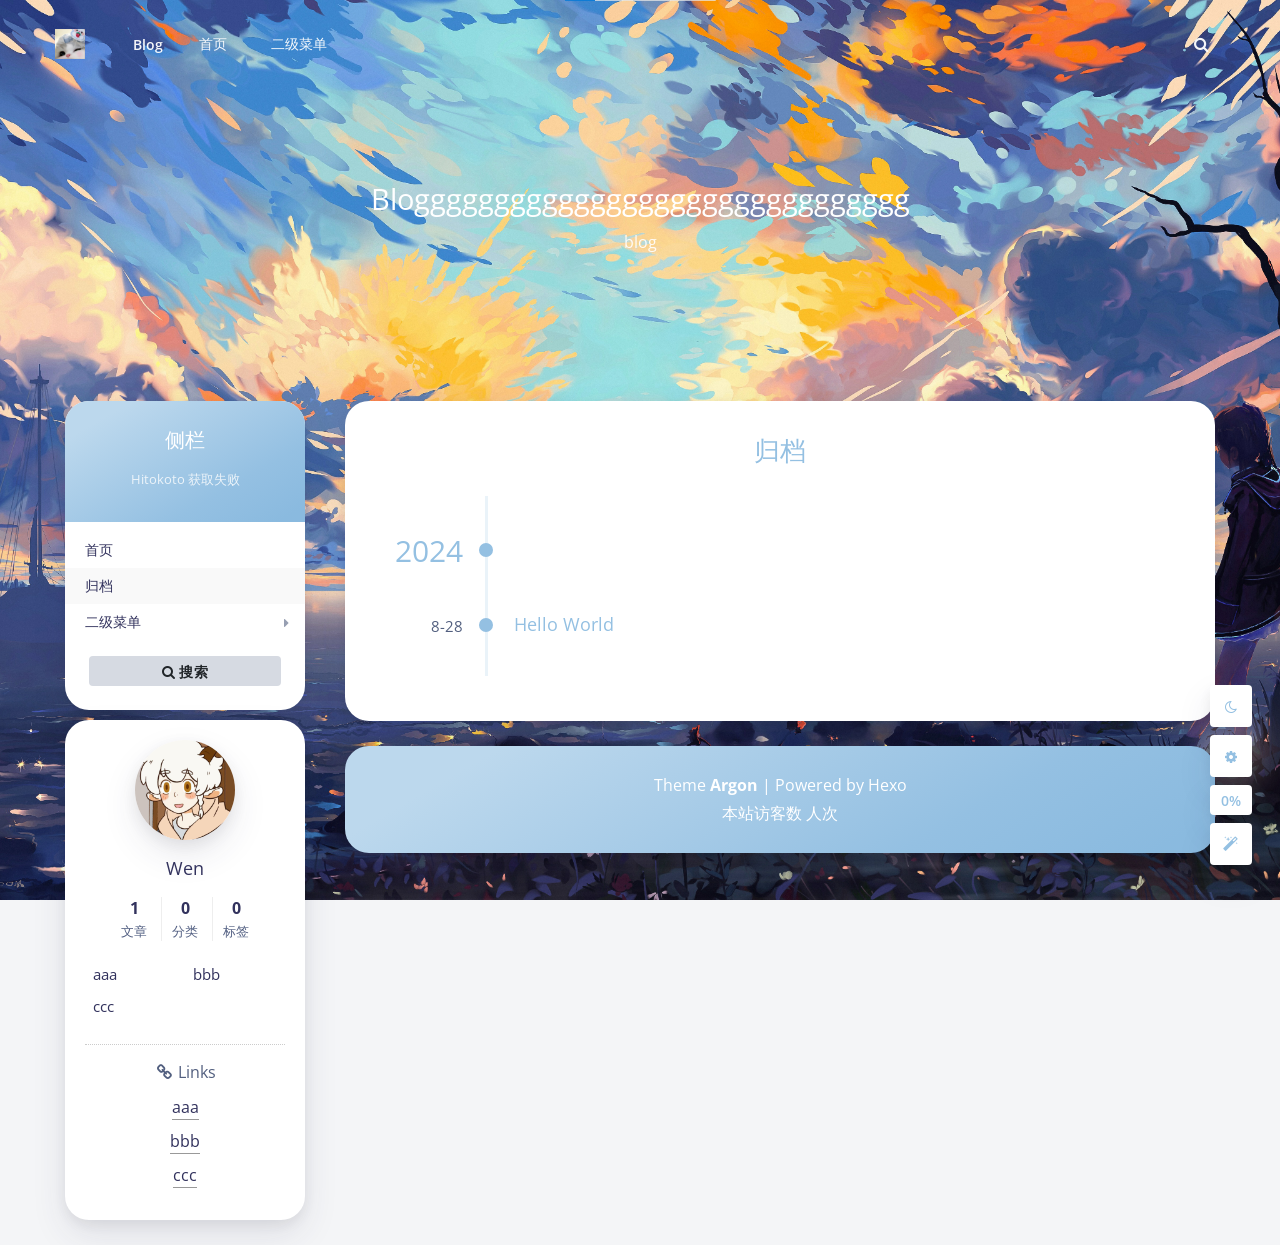
<file: archives/index.html>
<!DOCTYPE html>

<html class="use-big-shadow article-header-style-default">
<head>
	
	<title>归档 - Hexo</title>
	<meta charset="utf-8">
	
		<meta name="viewport" content="width=device-width, initial-scale=1, maximum-scale=1, user-scalable=no">
	
	<meta property="og:type" content="website">
<meta property="og:title" content="Hexo">
<meta property="og:url" content="http://example.com/archives/index.html">
<meta property="og:site_name" content="Hexo">
<meta property="og:locale" content="en_US">
<meta property="article:author" content="John Doe">
<meta name="twitter:card" content="summary">

	<meta name="theme-color" content="#94C0E2">
	<meta name="theme-color-rgb" content="148,192,226">
	<meta name="theme-color-origin" content="#94C0E2">
	<meta name="argon-enable-custom-theme-color" content="true">
	<meta name="theme-card-radius" content="24">
	<meta name="theme-version" content="1.0.2">
	<link rel="icon" href="/assets/img/favicon.ico" type="image/x-icon">
	<link rel="shortcut icon" href="/assets/img/favicon.ico" type="image/x-icon">

	
<link rel="stylesheet" href="/assets/argon_css_merged.css">

	
<link rel="stylesheet" href="/style.css">

	
<link rel="stylesheet" href="//fonts.loli.net/css?family=Open+Sans:300,400,600,700|Noto+Serif+SC:300,600&display=swap.css">

	
<script src="/assets/argon_js_merged.js"></script>

	
<script src="/assets/js/argon.min.js"></script>

	
<script src="//busuanzi.ibruce.info/busuanzi/2.3/busuanzi.pure.mini.js"></script>


	

	<script>
		var argonConfig = {
			language: "zh_CN",
			
				zoomify: {
					duration: 200,
					easing: "cubic-bezier(0.4,0,0,1)",
					scale: 0.9
				},
			
			pangu: "false",
			
				lazyload: {
					threshold: 800,
					effect: "fadeIn"
				},
			
			disable_pjax: false,
			headroom: false
		}
	</script>
	<script>
		var darkmodeAutoSwitch = "false";
		function setDarkmode(enable){
			if (enable == true){
				$("html").addClass("darkmode");
			}else{
				$("html").removeClass("darkmode");
			}
			$(window).trigger("scroll");
		}
		function toggleDarkmode(){
			if ($("html").hasClass("darkmode")){
				setDarkmode(false);
				sessionStorage.setItem("Argon_Enable_Dark_Mode", "false");
			}else{
				setDarkmode(true);
				sessionStorage.setItem("Argon_Enable_Dark_Mode", "true");
			}
		}
		if (sessionStorage.getItem("Argon_Enable_Dark_Mode") == "true"){
			setDarkmode(true);
		}
		function toggleDarkmodeByPrefersColorScheme(media){
			if (sessionStorage.getItem('Argon_Enable_Dark_Mode') == "false" || sessionStorage.getItem('Argon_Enable_Dark_Mode') == "true"){
				return;
			}
			if (media.matches){
				setDarkmode(true);
			}else{
				setDarkmode(false);
			}
		}
		function toggleDarkmodeByTime(){
			if (sessionStorage.getItem('Argon_Enable_Dark_Mode') == "false" || sessionStorage.getItem('Argon_Enable_Dark_Mode') == "true"){
				return;
			}
			let hour = new Date().getHours();
			if (hour < 7 || hour >= 22){
				setDarkmode(true);
			}else{
				setDarkmode(false);
			}
		}
		if (darkmodeAutoSwitch == 'system'){
			var darkmodeMediaQuery = window.matchMedia("(prefers-color-scheme: dark)");
			darkmodeMediaQuery.addListener(toggleDarkmodeByPrefersColorScheme);
			toggleDarkmodeByPrefersColorScheme(darkmodeMediaQuery);
		}
		if (darkmodeAutoSwitch == 'time'){
			toggleDarkmodeByTime();
		}
		if (darkmodeAutoSwitch == 'alwayson'){
			setDarkmode(true);
		}

		function toggleAmoledDarkMode(){
			$("html").toggleClass("amoled-dark");
			if ($("html").hasClass("amoled-dark")){
				localStorage.setItem("Argon_Enable_Amoled_Dark_Mode", "true");
			}else{
				localStorage.setItem("Argon_Enable_Amoled_Dark_Mode", "false");
			}
		}
		if (localStorage.getItem("Argon_Enable_Amoled_Dark_Mode") == "true"){
			$("html").addClass("amoled-dark");
		}else if (localStorage.getItem("Argon_Enable_Amoled_Dark_Mode") == "false"){
			$("html").removeClass("amoled-dark");
		}
	</script>
	<script>
		if (navigator.userAgent.indexOf("Safari") !== -1 && navigator.userAgent.indexOf("Chrome") === -1){
			$("html").addClass("using-safari");
		}
	</script>

	
		
<script src="/assets/vendor/smoothscroll/smoothscroll1.js"></script>

	
<meta name="generator" content="Hexo 7.3.0"></head>



<style id="themecolor_css">
	
	:root{
		--themecolor: #94C0E2;
		--themecolor-dark0: #8ABADF;
		--themecolor-dark: #80B4DD;
		--themecolor-dark2: #6CA8D7;
		--themecolor-dark3: #589DD2;
		--themecolor-light: #BCD8ED;
		--themecolor-rgbstr: 148,192,226;
		--themecolor-gradient: linear-gradient(150deg,var(--themecolor-light) 15%, var(--themecolor) 70%, var(--themecolor-dark0) 94%);

	}
</style>
<style id="theme_cardradius_css">
	:root{
		--card-radius: 24px;
	}
</style>

<body>
<div id="toolbar">
	<header class="header-global">
		<nav id="navbar-main" class="navbar navbar-main navbar-expand-lg navbar-transparent navbar-light bg-primary headroom--not-bottom headroom--not-top headroom--pinned">
			<div class="container">
				
					<a class="navbar-brand navbar-icon mr-lg-5" href="">
						<img src="/assets/img/dinglan.jpg">
					</a>
				
				<button class="navbar-toggler" type="button" data-toggle="collapse" data-target="#navbar_global" aria-controls="navbar_global" aria-expanded="false" aria-label="Toggle navigation">
					<span class="navbar-toggler-icon"></span>
				</button>
				<a class="navbar-brand" href="/">Blog</a>
				<div class="navbar-collapse collapse" id="navbar_global">
					<div class="navbar-collapse-header">
						<div class="row">
							<div class="col-6 collapse-brand"></div>
							<div class="col-6 collapse-close">
								<button type="button" class="navbar-toggler" data-toggle="collapse" data-target="#navbar_global" aria-controls="navbar_global" aria-expanded="false" aria-label="Toggle navigation">
									<span></span>
									<span></span>
								</button>
							</div>
						</div>
					</div>
					<ul id="navbar_search_btn_mobile" class="navbar-nav align-items-lg-center ml-lg-auto">
						<li class="nav-item" data-toggle="modal" data-target="#argon_search_modal" style="padding-left: 5px;">
							<a class="nav-link nav-link-icon">
								<i class="fa fa-search"></i>
								<span class="nav-link-inner--text d-lg-none">搜索</span>
							</a>
						</li>
					</ul>
					
							<ul class='navbar-nav navbar-nav-hover align-items-lg-center'>
								
										<li class='nav-item'>
											<a href='/home' class='nav-link' >
												<i class='ni ni-book-bookmark d-lg-none'></i>
												<span class='nav-link-inner--text'>首页</span>
											</a>
											
										</li>
									
										<li class='nav-item dropdown'>
											<a href='' class='nav-link' onclick='return false;' data-toggle='dropdown' no-pjax>
												<i class='ni ni-book-bookmark d-lg-none'></i>
												<span class='nav-link-inner--text'>二级菜单</span>
											</a>
											
													<div class="dropdown-menu">
														
															<a href='/' class='dropdown-item'>归档</a>
														
													</div>
												
										</li>
									
							</ul>
						
					<ul class="navbar-nav align-items-lg-center ml-lg-auto">
						<li class="nav-item" data-toggle="modal" data-target="#argon_search_modal" id="navbar_search_btn_pc">
							<a class="nav-link nav-link-icon">
								<i class="fa fa-search"></i>
								<span class="nav-link-inner--text d-lg-none">搜索</span>
							</a>
						</li>
					</ul>
				</div>
				
					<a class="navbar-brand navbar-icon-mobile" href="">
						<img src="/assets/img/dinglan.jpg">
					</a>
				
				<div id="navbar_menu_mask" data-toggle="collapse" data-target="#navbar_global"></div>
			</div>
		</nav>
	</header>
</div>
<div class="modal fade" id="argon_search_modal" tabindex="-1" role="dialog" aria-labelledby="" aria-hidden="true">
	<div class="modal-dialog modal-dialog-centered modal-lg" role="document">
		<div class="modal-content">
			<div class="modal-header">
				<h5 class="modal-title">搜索</h5>
				<button type="button" class="close" data-dismiss="modal" aria-label="Close">
					<span aria-hidden="true">&times;</span>
				</button>
			</div>
			<div class="modal-body">
				<!-- TODO -->
<div class="form-group mb-3">
	<div class="input-group input-group-alternative">
		<div class="input-group-prepend">
			<span class="input-group-text"><i class="fa fa-search"></i></span>
		</div>
		<input id="local-search-input" class="form-control" placeholder="搜索什么..." type="text"  autocomplete="off" data-search.path="search.json" data-config.root="/">
	</div>
	<div id="local-search-result"></div>
</div>

			</div>
		</div>
	</div>
</div>
<!--Banner-->
<section id="banner" class="banner section section-lg section-shaped">
	<div class="shape  shape-primary">
		<span></span>
		<span></span>
		<span></span>
		<span></span>
		<span></span>
		<span></span>
		<span></span>
		<span></span>
		<span></span>
	</div>

	
	<div id="banner_container" class="banner-container container text-center">
		
			<div class="banner-title text-white" data-text="Bloggggggggggggggggggggggggggggggg" data-interval=""><span class="banner-title-inner">&nbsp;</span>
		
		<span class="banner-subtitle d-block">blog</span></div>
	</div>
	
		<style>
			section.banner{
				background-image: url(/assets/img/banner.jpg) !important;
			}
		</style>
	
</section>


	<style>
		#content:before {
			content: '';
			display: block;
			position: fixed;
			left: 0;
			right: 0;
			top: 0;
			bottom: 0;
			z-index: -2;
			background: url(/assets/img/banner.png);
			background-position: center;
			background-size: cover;
			background-repeat: no-repeat;
			opacity: 1;
			transition: opacity .5s ease;
		}
		html.darkmode #content:before{
			filter: brightness(0.65);
		}
		
			#content:after {
				content: '';
				display: block;
				position: fixed;
				left: 0;
				right: 0;
				top: 0;
				bottom: 0;
				z-index: -2;
				background: url(/assets/img/night.jpg);
				background-position: center;
				background-size: cover;
				background-repeat: no-repeat;
				opacity: 0;
				transition: opacity .5s ease;
			}
			html.darkmode #content:after {
				opacity: 1;
			}
			html.darkmode #content:before {
				opacity: 0;
			}
		
		
			#banner, #banner .shape {
				background: transparent !important;
			}
		
	</style>




<div id="float_action_buttons" class="float-action-buttons fabtns-unloaded">
	<button id="fabtn_toggle_sides" class="btn btn-icon btn-neutral fabtn shadow-sm" type="button" aria-hidden="true" tooltip-move-to-left="移至左侧" tooltip-move-to-right="移至右侧">
		<span class="btn-inner--icon fabtn-show-on-right"><i class="fa fa-caret-left"></i></span>
		<span class="btn-inner--icon fabtn-show-on-left"><i class="fa fa-caret-right"></i></span>
	</button>
	<button id="fabtn_back_to_top" class="btn btn-icon btn-neutral fabtn shadow-sm" type="button" aria-label="Back To Top" tooltip="回到顶部">
		<span class="btn-inner--icon"><i class="fa fa-angle-up"></i></span>
	</button>
	<button id="fabtn_go_to_comment" class="btn btn-icon btn-neutral fabtn shadow-sm d-none" type="button" style='display: none;'  aria-label="Comment" tooltip="评论">
		<span class="btn-inner--icon"><i class="fa fa-comment-o"></i></span>
	</button>
	<button id="fabtn_toggle_darkmode" class="btn btn-icon btn-neutral fabtn shadow-sm" type="button"  aria-label="Toggle Darkmode" tooltip-darkmode="夜间模式" tooltip-blackmode="暗黑模式" tooltip-lightmode="日间模式">
		<span class="btn-inner--icon"><i class="fa fa-moon-o"></i><i class='fa fa-lightbulb-o'></i></span>
	</button>
	<button id="fabtn_toggle_blog_settings_popup" class="btn btn-icon btn-neutral fabtn shadow-sm" type="button"  aria-label="Open Blog Settings Menu" tooltip="设置">
		<span class="btn-inner--icon"><i class="fa fa-cog"></i></span>
	</button>
	<div id="fabtn_blog_settings_popup" class="card shadow-sm" style="opacity: 0;" aria-hidden="true">
		<div id="close_blog_settings"><i class="fa fa-close"></i></div>
		<div class="blog-setting-item mt-3">
			<div style="transform: translateY(-4px);"><div id="blog_setting_toggle_darkmode_and_amoledarkmode" tooltip-switch-to-darkmode="切换到夜间模式" tooltip-switch-to-blackmode="切换到暗黑模式"><span>夜间模式</span><span>暗黑模式</span></div></div>
			<div style="flex: 1;"></div>
			<label id="blog_setting_darkmode_switch" class="custom-toggle">
				<span class="custom-toggle-slider rounded-circle"></span>
			</label>
		</div>
		<div class="blog-setting-item mt-3">
			<div style="flex: 1;">字体</div>
			<div>
				<button id="blog_setting_font_sans_serif" type="button" class="blog-setting-font btn btn-outline-primary blog-setting-selector-left">Sans Serif</button><button id="blog_setting_font_serif" type="button" class="blog-setting-font btn btn-outline-primary blog-setting-selector-right">Serif</button>
			</div>
		</div>
		<div class="blog-setting-item mt-3">
			<div style="flex: 1;">阴影</div>
			<div>
				<button id="blog_setting_shadow_small" type="button" class="blog-setting-shadow btn btn-outline-primary blog-setting-selector-left">浅阴影</button><button id="blog_setting_shadow_big" type="button" class="blog-setting-shadow btn btn-outline-primary blog-setting-selector-right">深阴影</button>
			</div>
		</div>
		<div class="blog-setting-item mt-3 mb-3">
			<div style="flex: 1;">滤镜</div>
			<div id="blog_setting_filters" class="ml-3">
				<button id="blog_setting_filter_off" type="button" class="blog-setting-filter-btn ml-0" filter-name="off">关闭</button>
				<button id="blog_setting_filter_sunset" type="button" class="blog-setting-filter-btn" filter-name="sunset">日落</button>
				<button id="blog_setting_filter_darkness" type="button" class="blog-setting-filter-btn" filter-name="darkness">暗化</button>
				<button id="blog_setting_filter_grayscale" type="button" class="blog-setting-filter-btn" filter-name="grayscale">灰度</button>
			</div>
		</div>
		<div class="blog-setting-item mb-3">
			<div id="blog_setting_card_radius_to_default" style="cursor: pointer;" tooltip="恢复默认">圆角</div>
			<div style="flex: 1;margin-left: 20px;margin-right: 8px;transform: translateY(2px);">
				<div id="blog_setting_card_radius"></div>
			</div>
		</div>
		
			<div class="blog-setting-item mt-1 mb-3">
				<div style="flex: 1;">主题色</div>
				<div id="theme-color-picker" class="ml-3"></div>
			</div>
		
	</div>
	<button id="fabtn_open_sidebar" class="btn btn-icon btn-neutral fabtn shadow-sm" type="button" aria-label="Open Sidebar Menu" tooltip="菜单">
		<span class="btn-inner--icon"><i class="fa fa-bars"></i></span>
	</button>
	<button id="fabtn_reading_progress" class="btn btn-icon btn-neutral fabtn shadow-sm" type="button" aria-hidden="true" tooltip="阅读进度">
		<div id="fabtn_reading_progress_bar" style="width: 0%;"></div>
		<span id="fabtn_reading_progress_details">0%</span>
	</button>
</div>

<div id="content" class="site-content">









<div class="page-information-card-container">
	
</div>

<div id="sidebar_mask"></div>
<aside id="leftbar" class="leftbar widget-area" role="complementary">
		
		<div id="leftbar_part1" class="widget widget_search card bg-white shadow-sm border-0">
			<div class="leftbar-banner card-body">
				<span class="leftbar-banner-title text-white">侧栏</span>
				
				
					<span class="leftbar-banner-subtitle text-white"><span class='hitokoto'></span></span>
				
			</div>
			
			
				<ul id='leftbar_part1_menu' class='leftbar-menu'>
					<li class='leftbar-menu-item'><a href='/'>首页</a></li><li class='leftbar-menu-item current'><a href='/archives'>归档</a></li><li class='leftbar-menu-item leftbar-menu-item-haschildren'><a no-pjax onclick='return false;'>二级菜单</a><ul class='leftbar-menu-item leftbar-menu-subitem shadow-sm'><li class='leftbar-menu-item leftbar-menu-item-haschildren'><a no-pjax onclick='return false;'>三级菜单</a><ul class='leftbar-menu-item leftbar-menu-subitem shadow-sm'><li class='leftbar-menu-item'><a href='/'>首页</a></li></ul></li></ul></li>
				</ul>
			
			<div class="card-body text-center leftbar-search-button">
				<button id="leftbar_search" class="btn btn-secondary btn-lg active btn-sm btn-block border-0" role="button" data-toggle="modal" data-target="#argon_search_modal" >
					<i class="menu-item-icon fa fa-search mr-0"></i> 搜索
				</button>
			</div>
		</div>
		<div id="leftbar_part2" class="widget widget_search card bg-white shadow-sm border-0">
			<div id="leftbar_part2_inner" class="card-body">
				
				<div class="nav-wrapper" style="padding-top: 5px; display:none; ">
	                <ul class="nav nav-pills nav-fill" role="tablist">
						
						<li class="nav-item sidebar-tab-switcher">
							<a class="active show" id="leftbar_tab_overview_btn" data-toggle="tab" href="#leftbar_tab_overview" role="tab" aria-controls="leftbar_tab_overview" no-pjax>站点概览</a>
						</li>
	                </ul>
				</div>
				<div>
					<div class="tab-content" style="padding: 10px 10px 0 10px;">
						
						<div class="tab-pane fade text-center active show" id="leftbar_tab_overview" role="tabpanel" aria-labelledby="leftbar_tab_overview_btn">
							<img id="leftbar_overview_author_image" src="/assets/img/auther.jpg" class="img-fluid rounded-circle shadow-sm" style="width: 100px;" alt="avatar">
							<h6 id="leftbar_overview_author_name">Wen</h6>
							<nav class="site-state">
								<div class="site-state-item site-state-posts">
									<a href="/archives">
										<span class="site-state-item-count">1</span>
										<span class="site-state-item-name">文章</span>
									</a>
								</div>
								<div class="site-state-item site-state-categories">
									<a data-toggle="modal" data-target="#blog_categories">
										<span class="site-state-item-count">0</span>
										<span class="site-state-item-name">分类</span>
									</a>
								</div>      
								<div class="site-state-item site-state-tags">
									<a data-toggle="modal" data-target="#blog_tags">
										<span class="site-state-item-count">0</span>
										<span class="site-state-item-name">标签</span>
									</a>
								</div>
							</nav>
							
									<div class="site-author-links">
										
											<div class='site-author-links-item'>
												<a href="/" rel='noopener' target='_blank'>aaa</a>
											</div>
										
											<div class='site-author-links-item'>
												<a href="/" rel='noopener' target='_blank'>bbb</a>
											</div>
										
											<div class='site-author-links-item'>
												<a href="/" rel='noopener' target='_blank'>ccc</a>
											</div>
										
									</div>
								
							
									<div class='site-friend-links'>
										<div class='site-friend-links-title'><i class='fa fa-fw fa-link'></i> Links</div>
										<ul class='site-friend-links-ul'>
											
												<li class='site-friend-links-item'>
													<a href='/' rel='noopener' target='_blank'>aaa</a>
												</li>
											
												<li class='site-friend-links-item'>
													<a href='/' rel='noopener' target='_blank'>bbb</a>
												</li>
											
												<li class='site-friend-links-item'>
													<a href='/' rel='noopener' target='_blank'>ccc</a>
												</li>
											
										</ul>
									</div>
								
						</div>
					</div>
				</div>
			</div>
		</div>
</aside>
<div class="modal fade" id="blog_categories" tabindex="-1" role="dialog" aria-labelledby="" aria-hidden="true">
	<div class="modal-dialog modal-dialog-centered">
		<div class="modal-content">
			<div class="modal-header">
				<h5 class="modal-title">分类</h5>
				<button type="button" class="close" data-dismiss="modal" aria-label="Close">
					<span aria-hidden="true">&times;</span>
				</button>
			</div>
			<div class="modal-body">
				
			</div>
		</div>
	</div>
</div>
<div class="modal fade" id="blog_tags" tabindex="-1" role="dialog" aria-labelledby="" aria-hidden="true">
	<div class="modal-dialog modal-dialog-centered">
		<div class="modal-content">
			<div class="modal-header">
				<h5 class="modal-title">标签</h5>
				<button type="button" class="close" data-dismiss="modal" aria-label="Close">
					<span aria-hidden="true">&times;</span>
				</button>
			</div>
			<div class="modal-body">
				
			</div>
		</div>
	</div>
</div>


<div id="primary" class="content-area">
	<main id="main" class="site-main" role="main">
		
		
		
				<article class="post post-full card bg-white shadow-sm border-0">
	<header class="post-header text-center">
		<a class="post-title" href="/archives/">归档</a>
	</header>

	<div class="post-content" id="post_content">
		<div class='argon-timeline'>
			
						<div class='argon-timeline-node'>
							<div class='argon-timeline-time archive-timeline-year'>2024</div>
							<div class='argon-timeline-card card bg-gradient-secondary archive-timeline-title'></div>
						</div>
						
					<div class='argon-timeline-node'>
						<div class='argon-timeline-time'>8-28</div>
						<div class='argon-timeline-card card bg-gradient-secondary archive-timeline-title'>
							<a href="/2024/08/28/hello-world/">Hello World</a>
						</div>
					</div>
			
		</div>
	</div>
</article>

		
		
		

					<footer id="footer" class="site-footer card shadow-sm border-0">
						
						<div>Theme <a target="_blank" rel="noopener" href="https://github.com/solstice23/hexo-theme-argon"><strong>Argon</strong></a> | Powered by Hexo</div>
						<span id="busuanzi_container_site_uv">
							本站访客数 <span id="busuanzi_value_site_uv"></span> 人次
						</span>
					</footer>
				</main>
			</div>
		</div>
		
<script src="/argontheme.js"></script>

		
		
		

		

	</div>
</div>
<noscript>
	<style>
		article img.lazyload[src^="[data-uri]"]{display: none;}
		.comment-item-text .comment-sticker.lazyload{display: none;}
	</style>
</noscript>
</body>



</html>

<!-- 特效控制按钮 + 选择面板（最终修复版：粒子/樱花均可正常开关） -->
<style>
    /* 面板样式（同上，保持不变） */
    .effect-panel {
        position: fixed;
        bottom: 80px;
        right: 20px;
        width: 280px;
        background: rgba(30, 30, 40, 0.95);
        backdrop-filter: blur(12px);
        border-radius: 16px;
        padding: 16px;
        box-shadow: 0 8px 24px rgba(0,0,0,0.3);
        z-index: 10000;
        transform: translateY(20px) scale(0.95);
        opacity: 0;
        visibility: hidden;
        transition: all 0.25s cubic-bezier(0.2, 0.9, 0.4, 1.1);
        pointer-events: none;
        border: 1px solid rgba(255,255,255,0.2);
        font-family: system-ui, -apple-system, 'Segoe UI', Roboto, sans-serif;
    }
    .effect-panel.active {
        transform: translateY(0) scale(1);
        opacity: 1;
        visibility: visible;
        pointer-events: auto;
    }
    .effect-panel-header {
        display: flex;
        justify-content: space-between;
        align-items: center;
        margin-bottom: 16px;
        color: white;
        font-weight: bold;
        border-bottom: 1px solid rgba(255,255,255,0.2);
        padding-bottom: 8px;
    }
    .close-panel-btn {
        background: none;
        border: none;
        color: white;
        font-size: 24px;
        cursor: pointer;
        padding: 0 8px;
        line-height: 1;
        transition: transform 0.2s;
    }
    .close-panel-btn:hover { transform: scale(1.1); color: #ff6b6b; }
    .effect-section {
        margin-bottom: 20px;
    }
    .effect-section h4 {
        margin: 0 0 8px 0;
        font-size: 14px;
        color: rgba(255,255,255,0.9);
        letter-spacing: 1px;
    }
    .effect-buttons {
        display: flex;
        flex-wrap: wrap;
        gap: 8px;
        margin-top: 8px;
    }
    .effect-buttons button {
        background: rgba(255,255,255,0.15);
        border: none;
        padding: 6px 12px;
        border-radius: 20px;
        color: white;
        cursor: pointer;
        font-size: 13px;
        transition: all 0.2s;
        backdrop-filter: blur(4px);
    }
    .effect-buttons button:hover {
        background: rgba(255,255,255,0.3);
        transform: translateY(-2px);
    }
    .effect-buttons button.active {
        background: #5e72e4;
        box-shadow: 0 0 8px rgba(94,114,228,0.5);
    }
    #effect-toggle {
        display: inline-flex !important;
        align-items: center !important;
        justify-content: center !important;
        vertical-align: middle !important;
        margin-left: 0 !important;
        margin-right: 0 !important;
    }
    #effect-toggle .btn-inner--icon {
        display: inline-flex !important;
        align-items: center !important;
        justify-content: center !important;
        line-height: 1 !important;
        font-size: 1rem !important;
    }
</style>

<script>
(function() {
    document.addEventListener('DOMContentLoaded', function() {
        setTimeout(function() {
            var darkmodeBtn = document.getElementById('fabtn_toggle_darkmode');
            if (!darkmodeBtn) return;
            var buttonContainer = darkmodeBtn.parentNode;

            var getThemeColor = function() {
                var color = getComputedStyle(document.documentElement).getPropertyValue('--primary').trim();
                return color || '#5e72e4';
            };

            var effectBtn = document.createElement('button');
            effectBtn.id = 'effect-toggle';
            effectBtn.className = 'btn btn-icon btn-neutral fabtn shadow-sm';
            effectBtn.type = 'button';
            effectBtn.setAttribute('title', '特效工坊');
            var span = document.createElement('span');
            span.className = 'btn-inner--icon';
            var i = document.createElement('i');
            i.className = 'fa fa-magic';
            span.appendChild(i);
            effectBtn.appendChild(span);
            buttonContainer.appendChild(effectBtn);

            if (typeof $ !== 'undefined' && $.fn.tooltip) {
                $('[data-toggle="tooltip"]').tooltip();
            }

            // ========= 特效管理器（最终修复版） =========
            var currentBgEffect = localStorage.getItem('dynamicBgState') || null;
            var currentCursorEffect = localStorage.getItem('mouseEffectState') || null;
            if (currentBgEffect === 'off') currentBgEffect = null;
            if (currentCursorEffect === 'off') currentCursorEffect = null;

            var sakuraScriptLoaded = false;

            // ----- 背景特效清理（终极版）-----
            function clearBgEffect() {
                // 1. 移除所有非樱花/非烟花的 canvas 元素（粒子特效的 canvas 没有特定 id）
                var canvases = document.querySelectorAll('canvas');
                canvases.forEach(function(c) {
                    // 保留樱花 canvas 和烟花 canvas（它们由各自的管理函数负责清理）
                    if (c.id !== 'canvas_sakura' && c.id !== 'fireworks-canvas') {
                        c.remove();
                    }
                });
                // 2. 调用 canvas-nest 的 destroy 方法（如果存在）
                if (window.cnCanvas && typeof window.cnCanvas.destroy === 'function') {
                    window.cnCanvas.destroy();
                    window.cnCanvas = null;
                }
                // 3. 额外：移除可能残留的 canvas-nest 样式标签
                var nestStyle = document.getElementById('canvas-nest-style');
                if (nestStyle) nestStyle.remove();
                // 4. 清理樱花特效
                if (window.stopp && document.getElementById('canvas_sakura')) {
                    window.stopp();
                }
                var sakuraCanvas = document.getElementById('canvas_sakura');
                if (sakuraCanvas) sakuraCanvas.remove();
                sakuraScriptLoaded = false;
            }

            // 加载粒子背景（canvas-nest）
            function loadParticles() {
                return new Promise(function(resolve, reject) {
                    clearBgEffect(); // 先彻底清除旧特效
                    var script = document.createElement('script');
                    script.setAttribute('data-bg', 'particles');
                    script.src = '/assets/js/canvas-nest.min.js';
                    script.onload = function() {
                        // 等待 canvas-nest 完全初始化（它会在 window 上挂载 cnCanvas）
                        setTimeout(function() {
                            resolve();
                        }, 150);
                    };
                    script.onerror = function() {
                        console.error('粒子背景本地失败，使用 CDN');
                        var fallback = document.createElement('script');
                        fallback.setAttribute('data-bg', 'particles');
                        fallback.src = 'https://cdn.jsdelivr.net/npm/canvas-nest.js@2.0.4/dist/canvas-nest.min.js';
                        fallback.onload = function() {
                            setTimeout(function() { resolve(); }, 150);
                        };
                        fallback.onerror = function() { reject(); };
                        document.head.appendChild(fallback);
                    };
                    document.head.appendChild(script);
                });
            }

            // 加载樱花特效
            function loadSakura() {
                return new Promise(function(resolve, reject) {
                    if (sakuraScriptLoaded) {
                        // 脚本已加载，如果 canvas 不存在则重新启动
                        if (!document.getElementById('canvas_sakura')) {
                            if (window.stopp) {
                                window.stopp();  // 切换开关（如果关闭则开启）
                                resolve();
                            } else {
                                reject('stopp 未定义');
                            }
                        } else {
                            resolve();
                        }
                        return;
                    }
                    var script = document.createElement('script');
                    script.setAttribute('data-bg', 'sakura');
                    script.src = '/assets/js/sakura.min.js';
                    script.onload = function() {
                        setTimeout(function() {
                            sakuraScriptLoaded = true;
                            // 确保樱花特效已启动（脚本通常会自动启动）
                            if (!document.getElementById('canvas_sakura') && window.startSakura) {
                                window.startSakura();
                            }
                            resolve();
                        }, 200);
                    };
                    script.onerror = function() {
                        console.error('樱花本地失败，使用 CDN');
                        var fallback = document.createElement('script');
                        fallback.setAttribute('data-bg', 'sakura');
                        fallback.src = 'https://raw.githubusercontent.com/hitokoto-osc/sakura.js/master/dist/sakura.min.js';
                        fallback.onload = function() {
                            setTimeout(function() {
                                sakuraScriptLoaded = true;
                                if (!document.getElementById('canvas_sakura') && window.startSakura) {
                                    window.startSakura();
                                }
                                resolve();
                            }, 200);
                        };
                        fallback.onerror = function() { reject(); };
                        document.head.appendChild(fallback);
                    };
                    document.head.appendChild(script);
                });
            }

            function loadBgEffect(type) {
                clearBgEffect();
                if (!type || type === 'off') {
                    currentBgEffect = null;
                    localStorage.setItem('dynamicBgState', 'off');
                    return;
                }
                if (type === 'particles') {
                    loadParticles().catch(function(err) {
                        console.error('粒子特效加载失败', err);
                    });
                    currentBgEffect = 'particles';
                    localStorage.setItem('dynamicBgState', 'particles');
                } else if (type === 'sakura') {
                    loadSakura().catch(function(err) {
                        console.error('樱花特效加载失败', err);
                    });
                    currentBgEffect = 'sakura';
                    localStorage.setItem('dynamicBgState', 'sakura');
                }
            }

            // ----- 鼠标特效（与之前相同，略）-----
            var heartClickListener = null;
            var fireworksClickListener = null;

            function clearCursorEffect() {
                if (heartClickListener) {
                    document.removeEventListener('click', heartClickListener);
                    heartClickListener = null;
                }
                var hearts = document.querySelectorAll('.heart');
                hearts.forEach(function(h) { h.remove(); });
                if (fireworksClickListener) {
                    document.removeEventListener('click', fireworksClickListener);
                    fireworksClickListener = null;
                }
                var fireCanvas = document.querySelector('#fireworks-canvas');
                if (fireCanvas) fireCanvas.remove();
            }

            function createHeart(e) {
                var heart = document.createElement('div');
                heart.className = 'heart';
                var color = 'rgb(' + ~~(255 * Math.random()) + ',' + ~~(255 * Math.random()) + ',' + ~~(255 * Math.random()) + ')';
                heart.style.cssText = `
                    position: fixed;
                    left: ${e.clientX - 5}px;
                    top: ${e.clientY - 5}px;
                    width: 10px;
                    height: 10px;
                    background: ${color};
                    transform: rotate(45deg);
                    z-index: 99999;
                    opacity: 1;
                    transition: all 0.8s ease-out;
                    pointer-events: none;
                `;
                if (!document.getElementById('heart-style')) {
                    var style = document.createElement('style');
                    style.id = 'heart-style';
                    style.textContent = `
                        .heart:before, .heart:after {
                            content: '';
                            position: absolute;
                            width: 10px;
                            height: 10px;
                            background: inherit;
                            border-radius: 50%;
                        }
                        .heart:before { left: -5px; top: 0; }
                        .heart:after { top: -5px; left: 0; }
                    `;
                    document.head.appendChild(style);
                }
                document.body.appendChild(heart);
                var start = performance.now();
                function animate(now) {
                    var elapsed = now - start;
                    var progress = Math.min(elapsed / 800, 1);
                    var yOffset = progress * -100;
                    var scale = 1 - progress * 0.8;
                    var opacity = 1 - progress;
                    heart.style.transform = `rotate(45deg) scale(${scale}) translateY(${yOffset}px)`;
                    heart.style.opacity = opacity;
                    if (progress < 1) requestAnimationFrame(animate);
                    else heart.remove();
                }
                requestAnimationFrame(animate);
            }

            function startFirework(e) {
                var x = e.clientX;
                var y = e.clientY;
                var colors = ['#ff595e', '#ffca3a', '#8ac926', '#1982c4', '#6a4c93'];
                var particles = [];
                var canvas = document.createElement('canvas');
                canvas.id = 'fireworks-canvas';
                canvas.style.position = 'fixed';
                canvas.style.top = '0';
                canvas.style.left = '0';
                canvas.style.width = '100%';
                canvas.style.height = '100%';
                canvas.style.pointerEvents = 'none';
                canvas.style.zIndex = '99998';
                document.body.appendChild(canvas);
                var ctx = canvas.getContext('2d');
                var w = window.innerWidth;
                var h = window.innerHeight;
                canvas.width = w;
                canvas.height = h;

                var particleCount = 80;
                for (var i = 0; i < particleCount; i++) {
                    var angle = Math.random() * Math.PI * 2;
                    var speed = Math.random() * 5 + 2;
                    var vx = Math.cos(angle) * speed;
                    var vy = Math.sin(angle) * speed;
                    particles.push({
                        x: x, y: y,
                        vx: vx, vy: vy,
                        life: 1.0,
                        color: colors[Math.floor(Math.random() * colors.length)],
                        size: Math.random() * 4 + 2
                    });
                }

                function draw() {
                    ctx.clearRect(0, 0, w, h);
                    var allDead = true;
                    for (var i = 0; i < particles.length; i++) {
                        var p = particles[i];
                        if (p.life <= 0) continue;
                        allDead = false;
                        p.x += p.vx;
                        p.y += p.vy;
                        p.vy += 0.2;
                        p.life -= 0.02;
                        ctx.globalAlpha = p.life;
                        ctx.fillStyle = p.color;
                        ctx.fillRect(p.x - p.size/2, p.y - p.size/2, p.size, p.size);
                    }
                    if (allDead) {
                        cancelAnimationFrame(animFrame);
                        canvas.remove();
                        return;
                    }
                    animFrame = requestAnimationFrame(draw);
                }
                var animFrame = requestAnimationFrame(draw);
                setTimeout(function() {
                    if (canvas && canvas.parentNode) canvas.remove();
                    cancelAnimationFrame(animFrame);
                }, 5000);
            }

            function loadCursorEffect(type) {
                clearCursorEffect();
                if (!type || type === 'off') {
                    currentCursorEffect = null;
                    localStorage.setItem('mouseEffectState', 'off');
                    return;
                }
                if (type === 'heart') {
                    heartClickListener = function(e) { createHeart(e); };
                    document.addEventListener('click', heartClickListener);
                    currentCursorEffect = 'heart';
                    localStorage.setItem('mouseEffectState', 'heart');
                } else if (type === 'fireworks') {
                    fireworksClickListener = function(e) { startFirework(e); };
                    document.addEventListener('click', fireworksClickListener);
                    currentCursorEffect = 'fireworks';
                    localStorage.setItem('mouseEffectState', 'fireworks');
                }
            }

            // 初始化已有特效
            if (currentBgEffect) loadBgEffect(currentBgEffect);
            if (currentCursorEffect) loadCursorEffect(currentCursorEffect);

            function updateButtonStyle() {
                effectBtn.style.color = (currentBgEffect || currentCursorEffect) ? getThemeColor() : '';
            }
            updateButtonStyle();

            // ========= 特效选择面板 =========
            var panelHtml = `
                <div id="effect-panel" class="effect-panel">
                    <div class="effect-panel-header">
                        <span>✨ 特效工坊 ✨</span>
                        <button id="close-effect-panel" class="close-panel-btn">×</button>
                    </div>
                    <div class="effect-panel-content">
                        <div class="effect-section">
                            <h4>🌸 背景特效</h4>
                            <div class="effect-buttons">
                                <button data-bg-effect="particles">粒子线条</button>
                                <button data-bg-effect="sakura">樱花飘落</button>
                                <button data-bg-effect="off">关闭背景</button>
                            </div>
                        </div>
                        <div class="effect-section">
                            <h4>🖱️ 鼠标特效</h4>
                            <div class="effect-buttons">
                                <button data-cursor-effect="heart">多彩爱心</button>
                                <button data-cursor-effect="fireworks">烟花绽放</button>
                                <button data-cursor-effect="off">关闭鼠标</button>
                            </div>
                        </div>
                    </div>
                </div>
            `;
            document.body.insertAdjacentHTML('beforeend', panelHtml);
            var panel = document.getElementById('effect-panel');
            var closePanelBtn = document.getElementById('close-effect-panel');

            function openPanel() { panel.classList.add('active'); }
            function closePanel() { panel.classList.remove('active'); }

            effectBtn.addEventListener('click', function(e) {
                e.stopPropagation();
                openPanel();
            });
            if (closePanelBtn) closePanelBtn.addEventListener('click', closePanel);
            document.addEventListener('click', function(e) {
                if (panel && panel.classList.contains('active') && !panel.contains(e.target) && e.target !== effectBtn) {
                    closePanel();
                }
            });

            document.querySelectorAll('[data-bg-effect]').forEach(function(btn) {
                btn.addEventListener('click', function() {
                    var effect = this.getAttribute('data-bg-effect');
                    loadBgEffect(effect === 'off' ? null : effect);
                    updateButtonStyle();
                    closePanel();
                    highlightActiveButtons();
                });
            });
            document.querySelectorAll('[data-cursor-effect]').forEach(function(btn) {
                btn.addEventListener('click', function() {
                    var effect = this.getAttribute('data-cursor-effect');
                    loadCursorEffect(effect === 'off' ? null : effect);
                    updateButtonStyle();
                    closePanel();
                    highlightActiveButtons();
                });
            });

            function highlightActiveButtons() {
                document.querySelectorAll('[data-bg-effect]').forEach(function(btn) {
                    if (btn.getAttribute('data-bg-effect') === currentBgEffect) btn.classList.add('active');
                    else btn.classList.remove('active');
                });
                document.querySelectorAll('[data-cursor-effect]').forEach(function(btn) {
                    if (btn.getAttribute('data-cursor-effect') === currentCursorEffect) btn.classList.add('active');
                    else btn.classList.remove('active');
                });
            }
            setTimeout(highlightActiveButtons, 500);
        }, 500);
    });
})();
</script>
</file>
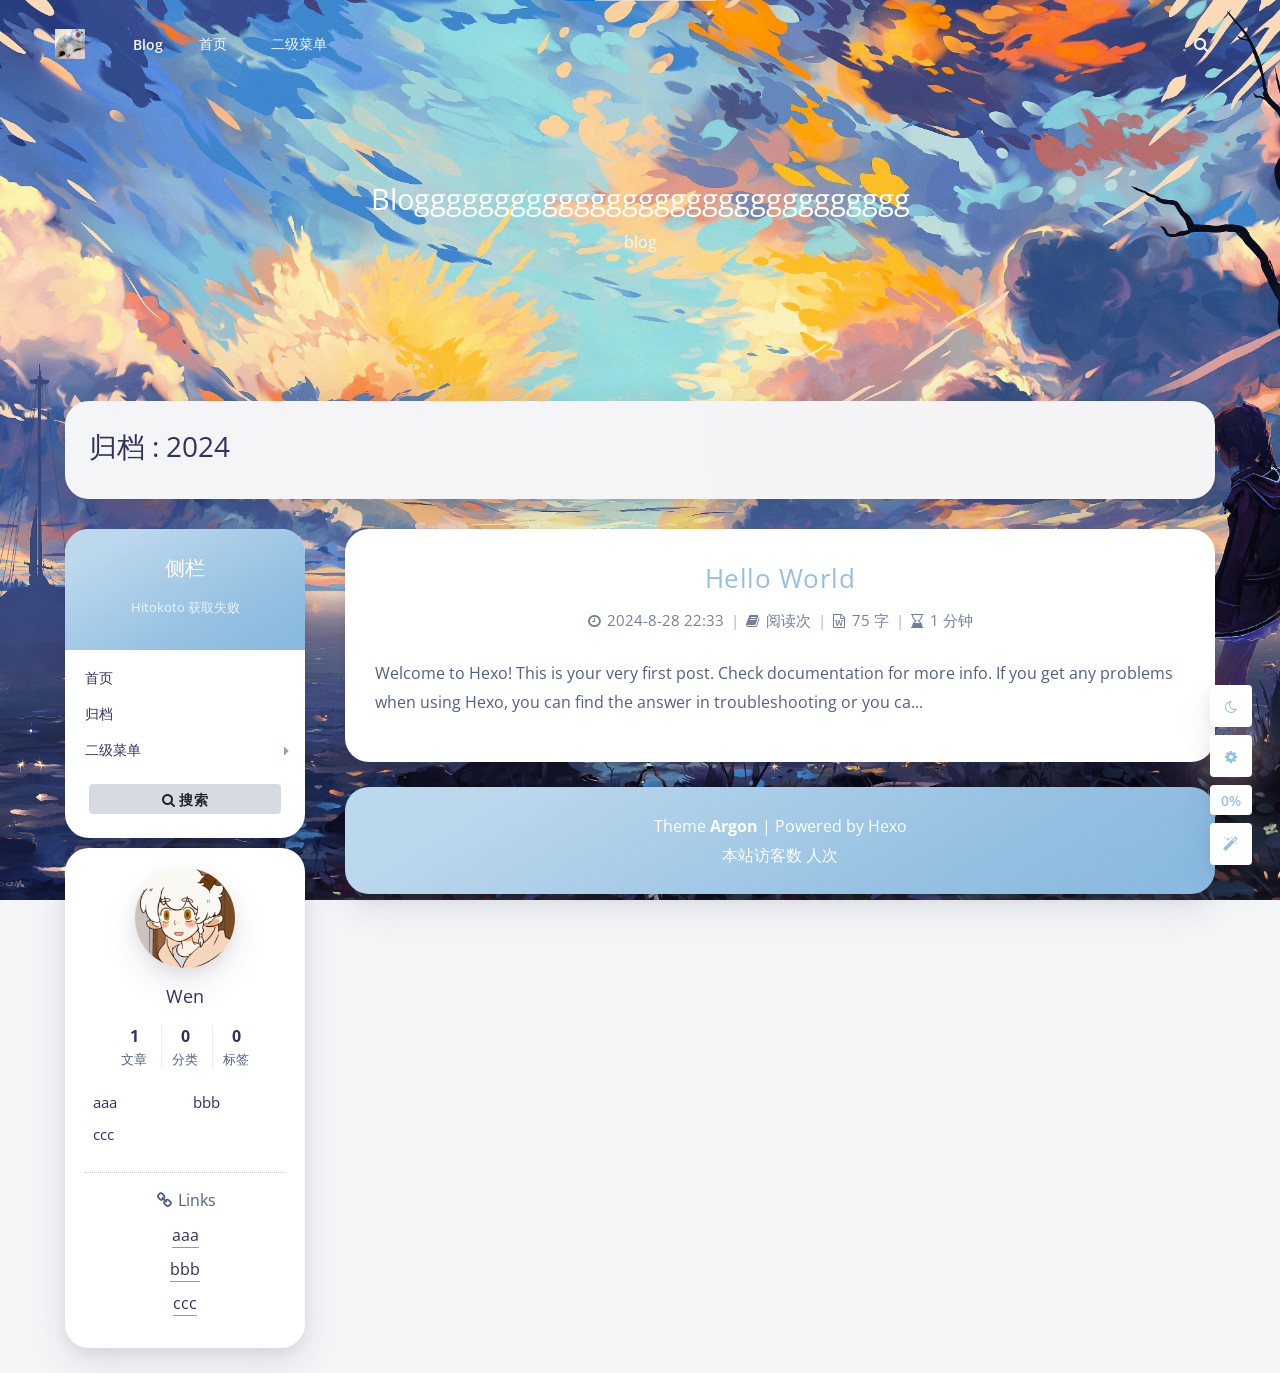
<file: archives/2024/index.html>
<!DOCTYPE html>

<html class="use-big-shadow article-header-style-default">
<head>
	
	<title>归档 : 2024 - Hexo</title>
	<meta charset="utf-8">
	
		<meta name="viewport" content="width=device-width, initial-scale=1, maximum-scale=1, user-scalable=no">
	
	<meta property="og:type" content="website">
<meta property="og:title" content="Hexo">
<meta property="og:url" content="http://example.com/archives/2024/index.html">
<meta property="og:site_name" content="Hexo">
<meta property="og:locale" content="en_US">
<meta property="article:author" content="John Doe">
<meta name="twitter:card" content="summary">

	<meta name="theme-color" content="#94C0E2">
	<meta name="theme-color-rgb" content="148,192,226">
	<meta name="theme-color-origin" content="#94C0E2">
	<meta name="argon-enable-custom-theme-color" content="true">
	<meta name="theme-card-radius" content="24">
	<meta name="theme-version" content="1.0.2">
	<link rel="icon" href="/assets/img/favicon.ico" type="image/x-icon">
	<link rel="shortcut icon" href="/assets/img/favicon.ico" type="image/x-icon">

	
<link rel="stylesheet" href="/assets/argon_css_merged.css">

	
<link rel="stylesheet" href="/style.css">

	
<link rel="stylesheet" href="//fonts.loli.net/css?family=Open+Sans:300,400,600,700|Noto+Serif+SC:300,600&display=swap.css">

	
<script src="/assets/argon_js_merged.js"></script>

	
<script src="/assets/js/argon.min.js"></script>

	
<script src="//busuanzi.ibruce.info/busuanzi/2.3/busuanzi.pure.mini.js"></script>


	

	<script>
		var argonConfig = {
			language: "zh_CN",
			
				zoomify: {
					duration: 200,
					easing: "cubic-bezier(0.4,0,0,1)",
					scale: 0.9
				},
			
			pangu: "false",
			
				lazyload: {
					threshold: 800,
					effect: "fadeIn"
				},
			
			disable_pjax: false,
			headroom: false
		}
	</script>
	<script>
		var darkmodeAutoSwitch = "false";
		function setDarkmode(enable){
			if (enable == true){
				$("html").addClass("darkmode");
			}else{
				$("html").removeClass("darkmode");
			}
			$(window).trigger("scroll");
		}
		function toggleDarkmode(){
			if ($("html").hasClass("darkmode")){
				setDarkmode(false);
				sessionStorage.setItem("Argon_Enable_Dark_Mode", "false");
			}else{
				setDarkmode(true);
				sessionStorage.setItem("Argon_Enable_Dark_Mode", "true");
			}
		}
		if (sessionStorage.getItem("Argon_Enable_Dark_Mode") == "true"){
			setDarkmode(true);
		}
		function toggleDarkmodeByPrefersColorScheme(media){
			if (sessionStorage.getItem('Argon_Enable_Dark_Mode') == "false" || sessionStorage.getItem('Argon_Enable_Dark_Mode') == "true"){
				return;
			}
			if (media.matches){
				setDarkmode(true);
			}else{
				setDarkmode(false);
			}
		}
		function toggleDarkmodeByTime(){
			if (sessionStorage.getItem('Argon_Enable_Dark_Mode') == "false" || sessionStorage.getItem('Argon_Enable_Dark_Mode') == "true"){
				return;
			}
			let hour = new Date().getHours();
			if (hour < 7 || hour >= 22){
				setDarkmode(true);
			}else{
				setDarkmode(false);
			}
		}
		if (darkmodeAutoSwitch == 'system'){
			var darkmodeMediaQuery = window.matchMedia("(prefers-color-scheme: dark)");
			darkmodeMediaQuery.addListener(toggleDarkmodeByPrefersColorScheme);
			toggleDarkmodeByPrefersColorScheme(darkmodeMediaQuery);
		}
		if (darkmodeAutoSwitch == 'time'){
			toggleDarkmodeByTime();
		}
		if (darkmodeAutoSwitch == 'alwayson'){
			setDarkmode(true);
		}

		function toggleAmoledDarkMode(){
			$("html").toggleClass("amoled-dark");
			if ($("html").hasClass("amoled-dark")){
				localStorage.setItem("Argon_Enable_Amoled_Dark_Mode", "true");
			}else{
				localStorage.setItem("Argon_Enable_Amoled_Dark_Mode", "false");
			}
		}
		if (localStorage.getItem("Argon_Enable_Amoled_Dark_Mode") == "true"){
			$("html").addClass("amoled-dark");
		}else if (localStorage.getItem("Argon_Enable_Amoled_Dark_Mode") == "false"){
			$("html").removeClass("amoled-dark");
		}
	</script>
	<script>
		if (navigator.userAgent.indexOf("Safari") !== -1 && navigator.userAgent.indexOf("Chrome") === -1){
			$("html").addClass("using-safari");
		}
	</script>

	
		
<script src="/assets/vendor/smoothscroll/smoothscroll1.js"></script>

	
<meta name="generator" content="Hexo 7.3.0"></head>



<style id="themecolor_css">
	
	:root{
		--themecolor: #94C0E2;
		--themecolor-dark0: #8ABADF;
		--themecolor-dark: #80B4DD;
		--themecolor-dark2: #6CA8D7;
		--themecolor-dark3: #589DD2;
		--themecolor-light: #BCD8ED;
		--themecolor-rgbstr: 148,192,226;
		--themecolor-gradient: linear-gradient(150deg,var(--themecolor-light) 15%, var(--themecolor) 70%, var(--themecolor-dark0) 94%);

	}
</style>
<style id="theme_cardradius_css">
	:root{
		--card-radius: 24px;
	}
</style>

<body>
<div id="toolbar">
	<header class="header-global">
		<nav id="navbar-main" class="navbar navbar-main navbar-expand-lg navbar-transparent navbar-light bg-primary headroom--not-bottom headroom--not-top headroom--pinned">
			<div class="container">
				
					<a class="navbar-brand navbar-icon mr-lg-5" href="">
						<img src="/assets/img/dinglan.jpg">
					</a>
				
				<button class="navbar-toggler" type="button" data-toggle="collapse" data-target="#navbar_global" aria-controls="navbar_global" aria-expanded="false" aria-label="Toggle navigation">
					<span class="navbar-toggler-icon"></span>
				</button>
				<a class="navbar-brand" href="/">Blog</a>
				<div class="navbar-collapse collapse" id="navbar_global">
					<div class="navbar-collapse-header">
						<div class="row">
							<div class="col-6 collapse-brand"></div>
							<div class="col-6 collapse-close">
								<button type="button" class="navbar-toggler" data-toggle="collapse" data-target="#navbar_global" aria-controls="navbar_global" aria-expanded="false" aria-label="Toggle navigation">
									<span></span>
									<span></span>
								</button>
							</div>
						</div>
					</div>
					<ul id="navbar_search_btn_mobile" class="navbar-nav align-items-lg-center ml-lg-auto">
						<li class="nav-item" data-toggle="modal" data-target="#argon_search_modal" style="padding-left: 5px;">
							<a class="nav-link nav-link-icon">
								<i class="fa fa-search"></i>
								<span class="nav-link-inner--text d-lg-none">搜索</span>
							</a>
						</li>
					</ul>
					
							<ul class='navbar-nav navbar-nav-hover align-items-lg-center'>
								
										<li class='nav-item'>
											<a href='/home' class='nav-link' >
												<i class='ni ni-book-bookmark d-lg-none'></i>
												<span class='nav-link-inner--text'>首页</span>
											</a>
											
										</li>
									
										<li class='nav-item dropdown'>
											<a href='' class='nav-link' onclick='return false;' data-toggle='dropdown' no-pjax>
												<i class='ni ni-book-bookmark d-lg-none'></i>
												<span class='nav-link-inner--text'>二级菜单</span>
											</a>
											
													<div class="dropdown-menu">
														
															<a href='/' class='dropdown-item'>归档</a>
														
													</div>
												
										</li>
									
							</ul>
						
					<ul class="navbar-nav align-items-lg-center ml-lg-auto">
						<li class="nav-item" data-toggle="modal" data-target="#argon_search_modal" id="navbar_search_btn_pc">
							<a class="nav-link nav-link-icon">
								<i class="fa fa-search"></i>
								<span class="nav-link-inner--text d-lg-none">搜索</span>
							</a>
						</li>
					</ul>
				</div>
				
					<a class="navbar-brand navbar-icon-mobile" href="">
						<img src="/assets/img/dinglan.jpg">
					</a>
				
				<div id="navbar_menu_mask" data-toggle="collapse" data-target="#navbar_global"></div>
			</div>
		</nav>
	</header>
</div>
<div class="modal fade" id="argon_search_modal" tabindex="-1" role="dialog" aria-labelledby="" aria-hidden="true">
	<div class="modal-dialog modal-dialog-centered modal-lg" role="document">
		<div class="modal-content">
			<div class="modal-header">
				<h5 class="modal-title">搜索</h5>
				<button type="button" class="close" data-dismiss="modal" aria-label="Close">
					<span aria-hidden="true">&times;</span>
				</button>
			</div>
			<div class="modal-body">
				<!-- TODO -->
<div class="form-group mb-3">
	<div class="input-group input-group-alternative">
		<div class="input-group-prepend">
			<span class="input-group-text"><i class="fa fa-search"></i></span>
		</div>
		<input id="local-search-input" class="form-control" placeholder="搜索什么..." type="text"  autocomplete="off" data-search.path="search.json" data-config.root="/">
	</div>
	<div id="local-search-result"></div>
</div>

			</div>
		</div>
	</div>
</div>
<!--Banner-->
<section id="banner" class="banner section section-lg section-shaped">
	<div class="shape  shape-primary">
		<span></span>
		<span></span>
		<span></span>
		<span></span>
		<span></span>
		<span></span>
		<span></span>
		<span></span>
		<span></span>
	</div>

	
	<div id="banner_container" class="banner-container container text-center">
		
			<div class="banner-title text-white" data-text="Bloggggggggggggggggggggggggggggggg" data-interval=""><span class="banner-title-inner">&nbsp;</span>
		
		<span class="banner-subtitle d-block">blog</span></div>
	</div>
	
		<style>
			section.banner{
				background-image: url(/assets/img/banner.jpg) !important;
			}
		</style>
	
</section>


	<style>
		#content:before {
			content: '';
			display: block;
			position: fixed;
			left: 0;
			right: 0;
			top: 0;
			bottom: 0;
			z-index: -2;
			background: url(/assets/img/banner.png);
			background-position: center;
			background-size: cover;
			background-repeat: no-repeat;
			opacity: 1;
			transition: opacity .5s ease;
		}
		html.darkmode #content:before{
			filter: brightness(0.65);
		}
		
			#content:after {
				content: '';
				display: block;
				position: fixed;
				left: 0;
				right: 0;
				top: 0;
				bottom: 0;
				z-index: -2;
				background: url(/assets/img/night.jpg);
				background-position: center;
				background-size: cover;
				background-repeat: no-repeat;
				opacity: 0;
				transition: opacity .5s ease;
			}
			html.darkmode #content:after {
				opacity: 1;
			}
			html.darkmode #content:before {
				opacity: 0;
			}
		
		
			#banner, #banner .shape {
				background: transparent !important;
			}
		
	</style>




<div id="float_action_buttons" class="float-action-buttons fabtns-unloaded">
	<button id="fabtn_toggle_sides" class="btn btn-icon btn-neutral fabtn shadow-sm" type="button" aria-hidden="true" tooltip-move-to-left="移至左侧" tooltip-move-to-right="移至右侧">
		<span class="btn-inner--icon fabtn-show-on-right"><i class="fa fa-caret-left"></i></span>
		<span class="btn-inner--icon fabtn-show-on-left"><i class="fa fa-caret-right"></i></span>
	</button>
	<button id="fabtn_back_to_top" class="btn btn-icon btn-neutral fabtn shadow-sm" type="button" aria-label="Back To Top" tooltip="回到顶部">
		<span class="btn-inner--icon"><i class="fa fa-angle-up"></i></span>
	</button>
	<button id="fabtn_go_to_comment" class="btn btn-icon btn-neutral fabtn shadow-sm d-none" type="button" style='display: none;'  aria-label="Comment" tooltip="评论">
		<span class="btn-inner--icon"><i class="fa fa-comment-o"></i></span>
	</button>
	<button id="fabtn_toggle_darkmode" class="btn btn-icon btn-neutral fabtn shadow-sm" type="button"  aria-label="Toggle Darkmode" tooltip-darkmode="夜间模式" tooltip-blackmode="暗黑模式" tooltip-lightmode="日间模式">
		<span class="btn-inner--icon"><i class="fa fa-moon-o"></i><i class='fa fa-lightbulb-o'></i></span>
	</button>
	<button id="fabtn_toggle_blog_settings_popup" class="btn btn-icon btn-neutral fabtn shadow-sm" type="button"  aria-label="Open Blog Settings Menu" tooltip="设置">
		<span class="btn-inner--icon"><i class="fa fa-cog"></i></span>
	</button>
	<div id="fabtn_blog_settings_popup" class="card shadow-sm" style="opacity: 0;" aria-hidden="true">
		<div id="close_blog_settings"><i class="fa fa-close"></i></div>
		<div class="blog-setting-item mt-3">
			<div style="transform: translateY(-4px);"><div id="blog_setting_toggle_darkmode_and_amoledarkmode" tooltip-switch-to-darkmode="切换到夜间模式" tooltip-switch-to-blackmode="切换到暗黑模式"><span>夜间模式</span><span>暗黑模式</span></div></div>
			<div style="flex: 1;"></div>
			<label id="blog_setting_darkmode_switch" class="custom-toggle">
				<span class="custom-toggle-slider rounded-circle"></span>
			</label>
		</div>
		<div class="blog-setting-item mt-3">
			<div style="flex: 1;">字体</div>
			<div>
				<button id="blog_setting_font_sans_serif" type="button" class="blog-setting-font btn btn-outline-primary blog-setting-selector-left">Sans Serif</button><button id="blog_setting_font_serif" type="button" class="blog-setting-font btn btn-outline-primary blog-setting-selector-right">Serif</button>
			</div>
		</div>
		<div class="blog-setting-item mt-3">
			<div style="flex: 1;">阴影</div>
			<div>
				<button id="blog_setting_shadow_small" type="button" class="blog-setting-shadow btn btn-outline-primary blog-setting-selector-left">浅阴影</button><button id="blog_setting_shadow_big" type="button" class="blog-setting-shadow btn btn-outline-primary blog-setting-selector-right">深阴影</button>
			</div>
		</div>
		<div class="blog-setting-item mt-3 mb-3">
			<div style="flex: 1;">滤镜</div>
			<div id="blog_setting_filters" class="ml-3">
				<button id="blog_setting_filter_off" type="button" class="blog-setting-filter-btn ml-0" filter-name="off">关闭</button>
				<button id="blog_setting_filter_sunset" type="button" class="blog-setting-filter-btn" filter-name="sunset">日落</button>
				<button id="blog_setting_filter_darkness" type="button" class="blog-setting-filter-btn" filter-name="darkness">暗化</button>
				<button id="blog_setting_filter_grayscale" type="button" class="blog-setting-filter-btn" filter-name="grayscale">灰度</button>
			</div>
		</div>
		<div class="blog-setting-item mb-3">
			<div id="blog_setting_card_radius_to_default" style="cursor: pointer;" tooltip="恢复默认">圆角</div>
			<div style="flex: 1;margin-left: 20px;margin-right: 8px;transform: translateY(2px);">
				<div id="blog_setting_card_radius"></div>
			</div>
		</div>
		
			<div class="blog-setting-item mt-1 mb-3">
				<div style="flex: 1;">主题色</div>
				<div id="theme-color-picker" class="ml-3"></div>
			</div>
		
	</div>
	<button id="fabtn_open_sidebar" class="btn btn-icon btn-neutral fabtn shadow-sm" type="button" aria-label="Open Sidebar Menu" tooltip="菜单">
		<span class="btn-inner--icon"><i class="fa fa-bars"></i></span>
	</button>
	<button id="fabtn_reading_progress" class="btn btn-icon btn-neutral fabtn shadow-sm" type="button" aria-hidden="true" tooltip="阅读进度">
		<div id="fabtn_reading_progress_bar" style="width: 0%;"></div>
		<span id="fabtn_reading_progress_details">0%</span>
	</button>
</div>

<div id="content" class="site-content">









<div class="page-information-card-container">
	
		
<div class="page-information-card card bg-gradient-secondary shadow-lg border-0">
	<div class="card-body">
		<h3 class="text-black">归档 : 2024 </h3>
		
	</div>
</div>

	
</div>

<div id="sidebar_mask"></div>
<aside id="leftbar" class="leftbar widget-area" role="complementary">
		
		<div id="leftbar_part1" class="widget widget_search card bg-white shadow-sm border-0">
			<div class="leftbar-banner card-body">
				<span class="leftbar-banner-title text-white">侧栏</span>
				
				
					<span class="leftbar-banner-subtitle text-white"><span class='hitokoto'></span></span>
				
			</div>
			
			
				<ul id='leftbar_part1_menu' class='leftbar-menu'>
					<li class='leftbar-menu-item'><a href='/'>首页</a></li><li class='leftbar-menu-item'><a href='/archives'>归档</a></li><li class='leftbar-menu-item leftbar-menu-item-haschildren'><a no-pjax onclick='return false;'>二级菜单</a><ul class='leftbar-menu-item leftbar-menu-subitem shadow-sm'><li class='leftbar-menu-item leftbar-menu-item-haschildren'><a no-pjax onclick='return false;'>三级菜单</a><ul class='leftbar-menu-item leftbar-menu-subitem shadow-sm'><li class='leftbar-menu-item'><a href='/'>首页</a></li></ul></li></ul></li>
				</ul>
			
			<div class="card-body text-center leftbar-search-button">
				<button id="leftbar_search" class="btn btn-secondary btn-lg active btn-sm btn-block border-0" role="button" data-toggle="modal" data-target="#argon_search_modal" >
					<i class="menu-item-icon fa fa-search mr-0"></i> 搜索
				</button>
			</div>
		</div>
		<div id="leftbar_part2" class="widget widget_search card bg-white shadow-sm border-0">
			<div id="leftbar_part2_inner" class="card-body">
				
				<div class="nav-wrapper" style="padding-top: 5px; display:none; ">
	                <ul class="nav nav-pills nav-fill" role="tablist">
						
						<li class="nav-item sidebar-tab-switcher">
							<a class="active show" id="leftbar_tab_overview_btn" data-toggle="tab" href="#leftbar_tab_overview" role="tab" aria-controls="leftbar_tab_overview" no-pjax>站点概览</a>
						</li>
	                </ul>
				</div>
				<div>
					<div class="tab-content" style="padding: 10px 10px 0 10px;">
						
						<div class="tab-pane fade text-center active show" id="leftbar_tab_overview" role="tabpanel" aria-labelledby="leftbar_tab_overview_btn">
							<img id="leftbar_overview_author_image" src="/assets/img/auther.jpg" class="img-fluid rounded-circle shadow-sm" style="width: 100px;" alt="avatar">
							<h6 id="leftbar_overview_author_name">Wen</h6>
							<nav class="site-state">
								<div class="site-state-item site-state-posts">
									<a href="/archives">
										<span class="site-state-item-count">1</span>
										<span class="site-state-item-name">文章</span>
									</a>
								</div>
								<div class="site-state-item site-state-categories">
									<a data-toggle="modal" data-target="#blog_categories">
										<span class="site-state-item-count">0</span>
										<span class="site-state-item-name">分类</span>
									</a>
								</div>      
								<div class="site-state-item site-state-tags">
									<a data-toggle="modal" data-target="#blog_tags">
										<span class="site-state-item-count">0</span>
										<span class="site-state-item-name">标签</span>
									</a>
								</div>
							</nav>
							
									<div class="site-author-links">
										
											<div class='site-author-links-item'>
												<a href="/" rel='noopener' target='_blank'>aaa</a>
											</div>
										
											<div class='site-author-links-item'>
												<a href="/" rel='noopener' target='_blank'>bbb</a>
											</div>
										
											<div class='site-author-links-item'>
												<a href="/" rel='noopener' target='_blank'>ccc</a>
											</div>
										
									</div>
								
							
									<div class='site-friend-links'>
										<div class='site-friend-links-title'><i class='fa fa-fw fa-link'></i> Links</div>
										<ul class='site-friend-links-ul'>
											
												<li class='site-friend-links-item'>
													<a href='/' rel='noopener' target='_blank'>aaa</a>
												</li>
											
												<li class='site-friend-links-item'>
													<a href='/' rel='noopener' target='_blank'>bbb</a>
												</li>
											
												<li class='site-friend-links-item'>
													<a href='/' rel='noopener' target='_blank'>ccc</a>
												</li>
											
										</ul>
									</div>
								
						</div>
					</div>
				</div>
			</div>
		</div>
</aside>
<div class="modal fade" id="blog_categories" tabindex="-1" role="dialog" aria-labelledby="" aria-hidden="true">
	<div class="modal-dialog modal-dialog-centered">
		<div class="modal-content">
			<div class="modal-header">
				<h5 class="modal-title">分类</h5>
				<button type="button" class="close" data-dismiss="modal" aria-label="Close">
					<span aria-hidden="true">&times;</span>
				</button>
			</div>
			<div class="modal-body">
				
			</div>
		</div>
	</div>
</div>
<div class="modal fade" id="blog_tags" tabindex="-1" role="dialog" aria-labelledby="" aria-hidden="true">
	<div class="modal-dialog modal-dialog-centered">
		<div class="modal-content">
			<div class="modal-header">
				<h5 class="modal-title">标签</h5>
				<button type="button" class="close" data-dismiss="modal" aria-label="Close">
					<span aria-hidden="true">&times;</span>
				</button>
			</div>
			<div class="modal-body">
				
			</div>
		</div>
	</div>
</div>


<div id="primary" class="content-area">
	<main id="main" class="site-main" role="main">
		
		
		
				
	<article class="post card bg-white shadow-sm border-0 ">
	<header class="post-header text-center">
		
		<a class="post-title" href="/2024/08/28/hello-world/">Hello World</a>
		<div class="post-meta">
			
						
						<div class="post-meta-detail post-meta-detail-time">
							<i class="fa fa-clock-o" aria-hidden="true"></i>
							<time title="发布于 2024-8-28 22:33:02 | 编辑于 2024-8-28 22:31:16">2024-8-28 22:33
							</time>
						</div>
					
						
							<div class="post-meta-devide">|</div>
						
						<div class="post-meta-detail post-meta-detail-words">
							<i class="fa fa-book" aria-hidden="true"></i>
							<span id="busuanzi_container_page_pv">
								阅读<span id="busuanzi_value_page_pv"></span>次
							</span>
						</div>
					
						
							<div class="post-meta-devide">|</div>
						
						<div class="post-meta-detail post-meta-detail-words">
							<i class="fa fa-file-word-o" aria-hidden="true"></i>
							75 字
						</div>
					
						
							<div class="post-meta-devide">|</div>
						
						<div class="post-meta-detail post-meta-detail-readingtime">
							<i class="fa fa-hourglass-end" aria-hidden="true"></i>
							1 分钟
						</div>
					
		</div>
		
	</header>

	<div class="post-content">
		
			
				Welcome to Hexo! This is your very first post. Check documentation for more info. If you get any problems when using Hexo, you can find the answer in troubleshooting or you ca...
			
		
	</div>

	
</article>






			
		
		

					<footer id="footer" class="site-footer card shadow-sm border-0">
						
						<div>Theme <a target="_blank" rel="noopener" href="https://github.com/solstice23/hexo-theme-argon"><strong>Argon</strong></a> | Powered by Hexo</div>
						<span id="busuanzi_container_site_uv">
							本站访客数 <span id="busuanzi_value_site_uv"></span> 人次
						</span>
					</footer>
				</main>
			</div>
		</div>
		
<script src="/argontheme.js"></script>

		
		
		

		

	</div>
</div>
<noscript>
	<style>
		article img.lazyload[src^="[data-uri]"]{display: none;}
		.comment-item-text .comment-sticker.lazyload{display: none;}
	</style>
</noscript>
</body>



</html>

<!-- 特效控制按钮 + 选择面板（最终修复版：粒子/樱花均可正常开关） -->
<style>
    /* 面板样式（同上，保持不变） */
    .effect-panel {
        position: fixed;
        bottom: 80px;
        right: 20px;
        width: 280px;
        background: rgba(30, 30, 40, 0.95);
        backdrop-filter: blur(12px);
        border-radius: 16px;
        padding: 16px;
        box-shadow: 0 8px 24px rgba(0,0,0,0.3);
        z-index: 10000;
        transform: translateY(20px) scale(0.95);
        opacity: 0;
        visibility: hidden;
        transition: all 0.25s cubic-bezier(0.2, 0.9, 0.4, 1.1);
        pointer-events: none;
        border: 1px solid rgba(255,255,255,0.2);
        font-family: system-ui, -apple-system, 'Segoe UI', Roboto, sans-serif;
    }
    .effect-panel.active {
        transform: translateY(0) scale(1);
        opacity: 1;
        visibility: visible;
        pointer-events: auto;
    }
    .effect-panel-header {
        display: flex;
        justify-content: space-between;
        align-items: center;
        margin-bottom: 16px;
        color: white;
        font-weight: bold;
        border-bottom: 1px solid rgba(255,255,255,0.2);
        padding-bottom: 8px;
    }
    .close-panel-btn {
        background: none;
        border: none;
        color: white;
        font-size: 24px;
        cursor: pointer;
        padding: 0 8px;
        line-height: 1;
        transition: transform 0.2s;
    }
    .close-panel-btn:hover { transform: scale(1.1); color: #ff6b6b; }
    .effect-section {
        margin-bottom: 20px;
    }
    .effect-section h4 {
        margin: 0 0 8px 0;
        font-size: 14px;
        color: rgba(255,255,255,0.9);
        letter-spacing: 1px;
    }
    .effect-buttons {
        display: flex;
        flex-wrap: wrap;
        gap: 8px;
        margin-top: 8px;
    }
    .effect-buttons button {
        background: rgba(255,255,255,0.15);
        border: none;
        padding: 6px 12px;
        border-radius: 20px;
        color: white;
        cursor: pointer;
        font-size: 13px;
        transition: all 0.2s;
        backdrop-filter: blur(4px);
    }
    .effect-buttons button:hover {
        background: rgba(255,255,255,0.3);
        transform: translateY(-2px);
    }
    .effect-buttons button.active {
        background: #5e72e4;
        box-shadow: 0 0 8px rgba(94,114,228,0.5);
    }
    #effect-toggle {
        display: inline-flex !important;
        align-items: center !important;
        justify-content: center !important;
        vertical-align: middle !important;
        margin-left: 0 !important;
        margin-right: 0 !important;
    }
    #effect-toggle .btn-inner--icon {
        display: inline-flex !important;
        align-items: center !important;
        justify-content: center !important;
        line-height: 1 !important;
        font-size: 1rem !important;
    }
</style>

<script>
(function() {
    document.addEventListener('DOMContentLoaded', function() {
        setTimeout(function() {
            var darkmodeBtn = document.getElementById('fabtn_toggle_darkmode');
            if (!darkmodeBtn) return;
            var buttonContainer = darkmodeBtn.parentNode;

            var getThemeColor = function() {
                var color = getComputedStyle(document.documentElement).getPropertyValue('--primary').trim();
                return color || '#5e72e4';
            };

            var effectBtn = document.createElement('button');
            effectBtn.id = 'effect-toggle';
            effectBtn.className = 'btn btn-icon btn-neutral fabtn shadow-sm';
            effectBtn.type = 'button';
            effectBtn.setAttribute('title', '特效工坊');
            var span = document.createElement('span');
            span.className = 'btn-inner--icon';
            var i = document.createElement('i');
            i.className = 'fa fa-magic';
            span.appendChild(i);
            effectBtn.appendChild(span);
            buttonContainer.appendChild(effectBtn);

            if (typeof $ !== 'undefined' && $.fn.tooltip) {
                $('[data-toggle="tooltip"]').tooltip();
            }

            // ========= 特效管理器（最终修复版） =========
            var currentBgEffect = localStorage.getItem('dynamicBgState') || null;
            var currentCursorEffect = localStorage.getItem('mouseEffectState') || null;
            if (currentBgEffect === 'off') currentBgEffect = null;
            if (currentCursorEffect === 'off') currentCursorEffect = null;

            var sakuraScriptLoaded = false;

            // ----- 背景特效清理（终极版）-----
            function clearBgEffect() {
                // 1. 移除所有非樱花/非烟花的 canvas 元素（粒子特效的 canvas 没有特定 id）
                var canvases = document.querySelectorAll('canvas');
                canvases.forEach(function(c) {
                    // 保留樱花 canvas 和烟花 canvas（它们由各自的管理函数负责清理）
                    if (c.id !== 'canvas_sakura' && c.id !== 'fireworks-canvas') {
                        c.remove();
                    }
                });
                // 2. 调用 canvas-nest 的 destroy 方法（如果存在）
                if (window.cnCanvas && typeof window.cnCanvas.destroy === 'function') {
                    window.cnCanvas.destroy();
                    window.cnCanvas = null;
                }
                // 3. 额外：移除可能残留的 canvas-nest 样式标签
                var nestStyle = document.getElementById('canvas-nest-style');
                if (nestStyle) nestStyle.remove();
                // 4. 清理樱花特效
                if (window.stopp && document.getElementById('canvas_sakura')) {
                    window.stopp();
                }
                var sakuraCanvas = document.getElementById('canvas_sakura');
                if (sakuraCanvas) sakuraCanvas.remove();
                sakuraScriptLoaded = false;
            }

            // 加载粒子背景（canvas-nest）
            function loadParticles() {
                return new Promise(function(resolve, reject) {
                    clearBgEffect(); // 先彻底清除旧特效
                    var script = document.createElement('script');
                    script.setAttribute('data-bg', 'particles');
                    script.src = '/assets/js/canvas-nest.min.js';
                    script.onload = function() {
                        // 等待 canvas-nest 完全初始化（它会在 window 上挂载 cnCanvas）
                        setTimeout(function() {
                            resolve();
                        }, 150);
                    };
                    script.onerror = function() {
                        console.error('粒子背景本地失败，使用 CDN');
                        var fallback = document.createElement('script');
                        fallback.setAttribute('data-bg', 'particles');
                        fallback.src = 'https://cdn.jsdelivr.net/npm/canvas-nest.js@2.0.4/dist/canvas-nest.min.js';
                        fallback.onload = function() {
                            setTimeout(function() { resolve(); }, 150);
                        };
                        fallback.onerror = function() { reject(); };
                        document.head.appendChild(fallback);
                    };
                    document.head.appendChild(script);
                });
            }

            // 加载樱花特效
            function loadSakura() {
                return new Promise(function(resolve, reject) {
                    if (sakuraScriptLoaded) {
                        // 脚本已加载，如果 canvas 不存在则重新启动
                        if (!document.getElementById('canvas_sakura')) {
                            if (window.stopp) {
                                window.stopp();  // 切换开关（如果关闭则开启）
                                resolve();
                            } else {
                                reject('stopp 未定义');
                            }
                        } else {
                            resolve();
                        }
                        return;
                    }
                    var script = document.createElement('script');
                    script.setAttribute('data-bg', 'sakura');
                    script.src = '/assets/js/sakura.min.js';
                    script.onload = function() {
                        setTimeout(function() {
                            sakuraScriptLoaded = true;
                            // 确保樱花特效已启动（脚本通常会自动启动）
                            if (!document.getElementById('canvas_sakura') && window.startSakura) {
                                window.startSakura();
                            }
                            resolve();
                        }, 200);
                    };
                    script.onerror = function() {
                        console.error('樱花本地失败，使用 CDN');
                        var fallback = document.createElement('script');
                        fallback.setAttribute('data-bg', 'sakura');
                        fallback.src = 'https://raw.githubusercontent.com/hitokoto-osc/sakura.js/master/dist/sakura.min.js';
                        fallback.onload = function() {
                            setTimeout(function() {
                                sakuraScriptLoaded = true;
                                if (!document.getElementById('canvas_sakura') && window.startSakura) {
                                    window.startSakura();
                                }
                                resolve();
                            }, 200);
                        };
                        fallback.onerror = function() { reject(); };
                        document.head.appendChild(fallback);
                    };
                    document.head.appendChild(script);
                });
            }

            function loadBgEffect(type) {
                clearBgEffect();
                if (!type || type === 'off') {
                    currentBgEffect = null;
                    localStorage.setItem('dynamicBgState', 'off');
                    return;
                }
                if (type === 'particles') {
                    loadParticles().catch(function(err) {
                        console.error('粒子特效加载失败', err);
                    });
                    currentBgEffect = 'particles';
                    localStorage.setItem('dynamicBgState', 'particles');
                } else if (type === 'sakura') {
                    loadSakura().catch(function(err) {
                        console.error('樱花特效加载失败', err);
                    });
                    currentBgEffect = 'sakura';
                    localStorage.setItem('dynamicBgState', 'sakura');
                }
            }

            // ----- 鼠标特效（与之前相同，略）-----
            var heartClickListener = null;
            var fireworksClickListener = null;

            function clearCursorEffect() {
                if (heartClickListener) {
                    document.removeEventListener('click', heartClickListener);
                    heartClickListener = null;
                }
                var hearts = document.querySelectorAll('.heart');
                hearts.forEach(function(h) { h.remove(); });
                if (fireworksClickListener) {
                    document.removeEventListener('click', fireworksClickListener);
                    fireworksClickListener = null;
                }
                var fireCanvas = document.querySelector('#fireworks-canvas');
                if (fireCanvas) fireCanvas.remove();
            }

            function createHeart(e) {
                var heart = document.createElement('div');
                heart.className = 'heart';
                var color = 'rgb(' + ~~(255 * Math.random()) + ',' + ~~(255 * Math.random()) + ',' + ~~(255 * Math.random()) + ')';
                heart.style.cssText = `
                    position: fixed;
                    left: ${e.clientX - 5}px;
                    top: ${e.clientY - 5}px;
                    width: 10px;
                    height: 10px;
                    background: ${color};
                    transform: rotate(45deg);
                    z-index: 99999;
                    opacity: 1;
                    transition: all 0.8s ease-out;
                    pointer-events: none;
                `;
                if (!document.getElementById('heart-style')) {
                    var style = document.createElement('style');
                    style.id = 'heart-style';
                    style.textContent = `
                        .heart:before, .heart:after {
                            content: '';
                            position: absolute;
                            width: 10px;
                            height: 10px;
                            background: inherit;
                            border-radius: 50%;
                        }
                        .heart:before { left: -5px; top: 0; }
                        .heart:after { top: -5px; left: 0; }
                    `;
                    document.head.appendChild(style);
                }
                document.body.appendChild(heart);
                var start = performance.now();
                function animate(now) {
                    var elapsed = now - start;
                    var progress = Math.min(elapsed / 800, 1);
                    var yOffset = progress * -100;
                    var scale = 1 - progress * 0.8;
                    var opacity = 1 - progress;
                    heart.style.transform = `rotate(45deg) scale(${scale}) translateY(${yOffset}px)`;
                    heart.style.opacity = opacity;
                    if (progress < 1) requestAnimationFrame(animate);
                    else heart.remove();
                }
                requestAnimationFrame(animate);
            }

            function startFirework(e) {
                var x = e.clientX;
                var y = e.clientY;
                var colors = ['#ff595e', '#ffca3a', '#8ac926', '#1982c4', '#6a4c93'];
                var particles = [];
                var canvas = document.createElement('canvas');
                canvas.id = 'fireworks-canvas';
                canvas.style.position = 'fixed';
                canvas.style.top = '0';
                canvas.style.left = '0';
                canvas.style.width = '100%';
                canvas.style.height = '100%';
                canvas.style.pointerEvents = 'none';
                canvas.style.zIndex = '99998';
                document.body.appendChild(canvas);
                var ctx = canvas.getContext('2d');
                var w = window.innerWidth;
                var h = window.innerHeight;
                canvas.width = w;
                canvas.height = h;

                var particleCount = 80;
                for (var i = 0; i < particleCount; i++) {
                    var angle = Math.random() * Math.PI * 2;
                    var speed = Math.random() * 5 + 2;
                    var vx = Math.cos(angle) * speed;
                    var vy = Math.sin(angle) * speed;
                    particles.push({
                        x: x, y: y,
                        vx: vx, vy: vy,
                        life: 1.0,
                        color: colors[Math.floor(Math.random() * colors.length)],
                        size: Math.random() * 4 + 2
                    });
                }

                function draw() {
                    ctx.clearRect(0, 0, w, h);
                    var allDead = true;
                    for (var i = 0; i < particles.length; i++) {
                        var p = particles[i];
                        if (p.life <= 0) continue;
                        allDead = false;
                        p.x += p.vx;
                        p.y += p.vy;
                        p.vy += 0.2;
                        p.life -= 0.02;
                        ctx.globalAlpha = p.life;
                        ctx.fillStyle = p.color;
                        ctx.fillRect(p.x - p.size/2, p.y - p.size/2, p.size, p.size);
                    }
                    if (allDead) {
                        cancelAnimationFrame(animFrame);
                        canvas.remove();
                        return;
                    }
                    animFrame = requestAnimationFrame(draw);
                }
                var animFrame = requestAnimationFrame(draw);
                setTimeout(function() {
                    if (canvas && canvas.parentNode) canvas.remove();
                    cancelAnimationFrame(animFrame);
                }, 5000);
            }

            function loadCursorEffect(type) {
                clearCursorEffect();
                if (!type || type === 'off') {
                    currentCursorEffect = null;
                    localStorage.setItem('mouseEffectState', 'off');
                    return;
                }
                if (type === 'heart') {
                    heartClickListener = function(e) { createHeart(e); };
                    document.addEventListener('click', heartClickListener);
                    currentCursorEffect = 'heart';
                    localStorage.setItem('mouseEffectState', 'heart');
                } else if (type === 'fireworks') {
                    fireworksClickListener = function(e) { startFirework(e); };
                    document.addEventListener('click', fireworksClickListener);
                    currentCursorEffect = 'fireworks';
                    localStorage.setItem('mouseEffectState', 'fireworks');
                }
            }

            // 初始化已有特效
            if (currentBgEffect) loadBgEffect(currentBgEffect);
            if (currentCursorEffect) loadCursorEffect(currentCursorEffect);

            function updateButtonStyle() {
                effectBtn.style.color = (currentBgEffect || currentCursorEffect) ? getThemeColor() : '';
            }
            updateButtonStyle();

            // ========= 特效选择面板 =========
            var panelHtml = `
                <div id="effect-panel" class="effect-panel">
                    <div class="effect-panel-header">
                        <span>✨ 特效工坊 ✨</span>
                        <button id="close-effect-panel" class="close-panel-btn">×</button>
                    </div>
                    <div class="effect-panel-content">
                        <div class="effect-section">
                            <h4>🌸 背景特效</h4>
                            <div class="effect-buttons">
                                <button data-bg-effect="particles">粒子线条</button>
                                <button data-bg-effect="sakura">樱花飘落</button>
                                <button data-bg-effect="off">关闭背景</button>
                            </div>
                        </div>
                        <div class="effect-section">
                            <h4>🖱️ 鼠标特效</h4>
                            <div class="effect-buttons">
                                <button data-cursor-effect="heart">多彩爱心</button>
                                <button data-cursor-effect="fireworks">烟花绽放</button>
                                <button data-cursor-effect="off">关闭鼠标</button>
                            </div>
                        </div>
                    </div>
                </div>
            `;
            document.body.insertAdjacentHTML('beforeend', panelHtml);
            var panel = document.getElementById('effect-panel');
            var closePanelBtn = document.getElementById('close-effect-panel');

            function openPanel() { panel.classList.add('active'); }
            function closePanel() { panel.classList.remove('active'); }

            effectBtn.addEventListener('click', function(e) {
                e.stopPropagation();
                openPanel();
            });
            if (closePanelBtn) closePanelBtn.addEventListener('click', closePanel);
            document.addEventListener('click', function(e) {
                if (panel && panel.classList.contains('active') && !panel.contains(e.target) && e.target !== effectBtn) {
                    closePanel();
                }
            });

            document.querySelectorAll('[data-bg-effect]').forEach(function(btn) {
                btn.addEventListener('click', function() {
                    var effect = this.getAttribute('data-bg-effect');
                    loadBgEffect(effect === 'off' ? null : effect);
                    updateButtonStyle();
                    closePanel();
                    highlightActiveButtons();
                });
            });
            document.querySelectorAll('[data-cursor-effect]').forEach(function(btn) {
                btn.addEventListener('click', function() {
                    var effect = this.getAttribute('data-cursor-effect');
                    loadCursorEffect(effect === 'off' ? null : effect);
                    updateButtonStyle();
                    closePanel();
                    highlightActiveButtons();
                });
            });

            function highlightActiveButtons() {
                document.querySelectorAll('[data-bg-effect]').forEach(function(btn) {
                    if (btn.getAttribute('data-bg-effect') === currentBgEffect) btn.classList.add('active');
                    else btn.classList.remove('active');
                });
                document.querySelectorAll('[data-cursor-effect]').forEach(function(btn) {
                    if (btn.getAttribute('data-cursor-effect') === currentCursorEffect) btn.classList.add('active');
                    else btn.classList.remove('active');
                });
            }
            setTimeout(highlightActiveButtons, 500);
        }, 500);
    });
})();
</script>
</file>
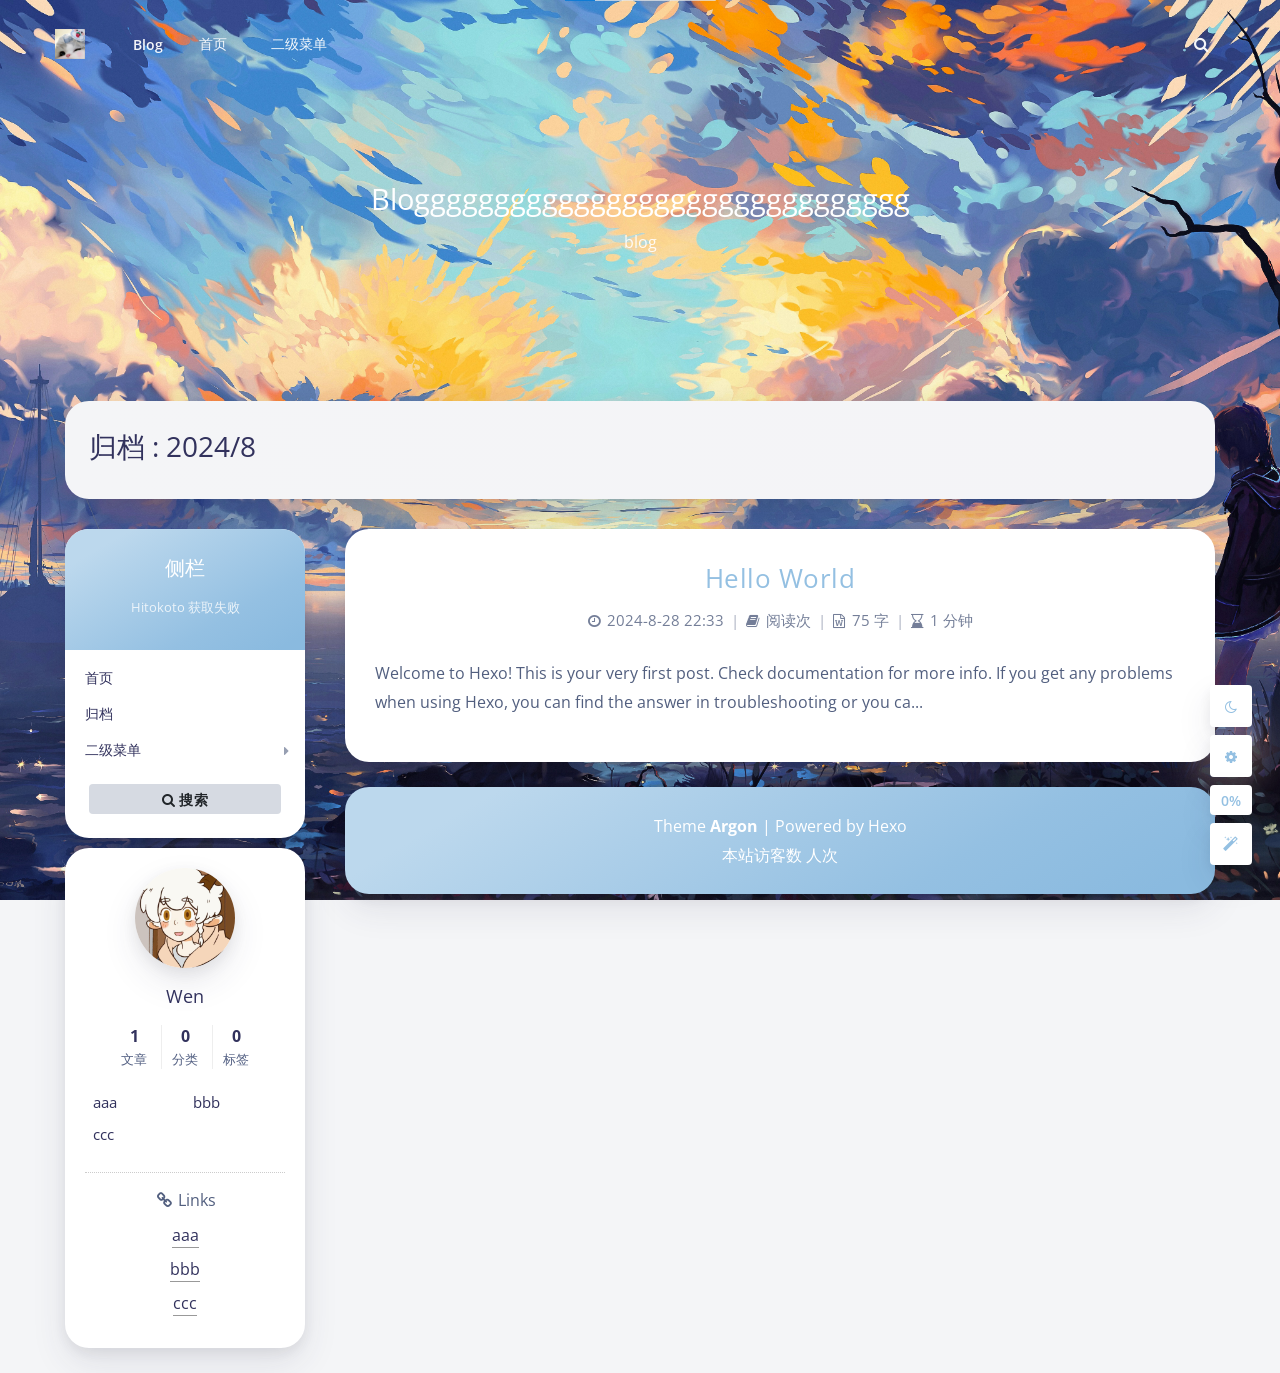
<file: archives/2024/08/index.html>
<!DOCTYPE html>

<html class="use-big-shadow article-header-style-default">
<head>
	
	<title>归档 : 2024/8 - Hexo</title>
	<meta charset="utf-8">
	
		<meta name="viewport" content="width=device-width, initial-scale=1, maximum-scale=1, user-scalable=no">
	
	<meta property="og:type" content="website">
<meta property="og:title" content="Hexo">
<meta property="og:url" content="http://example.com/archives/2024/08/index.html">
<meta property="og:site_name" content="Hexo">
<meta property="og:locale" content="en_US">
<meta property="article:author" content="John Doe">
<meta name="twitter:card" content="summary">

	<meta name="theme-color" content="#94C0E2">
	<meta name="theme-color-rgb" content="148,192,226">
	<meta name="theme-color-origin" content="#94C0E2">
	<meta name="argon-enable-custom-theme-color" content="true">
	<meta name="theme-card-radius" content="24">
	<meta name="theme-version" content="1.0.2">
	<link rel="icon" href="/assets/img/favicon.ico" type="image/x-icon">
	<link rel="shortcut icon" href="/assets/img/favicon.ico" type="image/x-icon">

	
<link rel="stylesheet" href="/assets/argon_css_merged.css">

	
<link rel="stylesheet" href="/style.css">

	
<link rel="stylesheet" href="//fonts.loli.net/css?family=Open+Sans:300,400,600,700|Noto+Serif+SC:300,600&display=swap.css">

	
<script src="/assets/argon_js_merged.js"></script>

	
<script src="/assets/js/argon.min.js"></script>

	
<script src="//busuanzi.ibruce.info/busuanzi/2.3/busuanzi.pure.mini.js"></script>


	

	<script>
		var argonConfig = {
			language: "zh_CN",
			
				zoomify: {
					duration: 200,
					easing: "cubic-bezier(0.4,0,0,1)",
					scale: 0.9
				},
			
			pangu: "false",
			
				lazyload: {
					threshold: 800,
					effect: "fadeIn"
				},
			
			disable_pjax: false,
			headroom: false
		}
	</script>
	<script>
		var darkmodeAutoSwitch = "false";
		function setDarkmode(enable){
			if (enable == true){
				$("html").addClass("darkmode");
			}else{
				$("html").removeClass("darkmode");
			}
			$(window).trigger("scroll");
		}
		function toggleDarkmode(){
			if ($("html").hasClass("darkmode")){
				setDarkmode(false);
				sessionStorage.setItem("Argon_Enable_Dark_Mode", "false");
			}else{
				setDarkmode(true);
				sessionStorage.setItem("Argon_Enable_Dark_Mode", "true");
			}
		}
		if (sessionStorage.getItem("Argon_Enable_Dark_Mode") == "true"){
			setDarkmode(true);
		}
		function toggleDarkmodeByPrefersColorScheme(media){
			if (sessionStorage.getItem('Argon_Enable_Dark_Mode') == "false" || sessionStorage.getItem('Argon_Enable_Dark_Mode') == "true"){
				return;
			}
			if (media.matches){
				setDarkmode(true);
			}else{
				setDarkmode(false);
			}
		}
		function toggleDarkmodeByTime(){
			if (sessionStorage.getItem('Argon_Enable_Dark_Mode') == "false" || sessionStorage.getItem('Argon_Enable_Dark_Mode') == "true"){
				return;
			}
			let hour = new Date().getHours();
			if (hour < 7 || hour >= 22){
				setDarkmode(true);
			}else{
				setDarkmode(false);
			}
		}
		if (darkmodeAutoSwitch == 'system'){
			var darkmodeMediaQuery = window.matchMedia("(prefers-color-scheme: dark)");
			darkmodeMediaQuery.addListener(toggleDarkmodeByPrefersColorScheme);
			toggleDarkmodeByPrefersColorScheme(darkmodeMediaQuery);
		}
		if (darkmodeAutoSwitch == 'time'){
			toggleDarkmodeByTime();
		}
		if (darkmodeAutoSwitch == 'alwayson'){
			setDarkmode(true);
		}

		function toggleAmoledDarkMode(){
			$("html").toggleClass("amoled-dark");
			if ($("html").hasClass("amoled-dark")){
				localStorage.setItem("Argon_Enable_Amoled_Dark_Mode", "true");
			}else{
				localStorage.setItem("Argon_Enable_Amoled_Dark_Mode", "false");
			}
		}
		if (localStorage.getItem("Argon_Enable_Amoled_Dark_Mode") == "true"){
			$("html").addClass("amoled-dark");
		}else if (localStorage.getItem("Argon_Enable_Amoled_Dark_Mode") == "false"){
			$("html").removeClass("amoled-dark");
		}
	</script>
	<script>
		if (navigator.userAgent.indexOf("Safari") !== -1 && navigator.userAgent.indexOf("Chrome") === -1){
			$("html").addClass("using-safari");
		}
	</script>

	
		
<script src="/assets/vendor/smoothscroll/smoothscroll1.js"></script>

	
<meta name="generator" content="Hexo 7.3.0"></head>



<style id="themecolor_css">
	
	:root{
		--themecolor: #94C0E2;
		--themecolor-dark0: #8ABADF;
		--themecolor-dark: #80B4DD;
		--themecolor-dark2: #6CA8D7;
		--themecolor-dark3: #589DD2;
		--themecolor-light: #BCD8ED;
		--themecolor-rgbstr: 148,192,226;
		--themecolor-gradient: linear-gradient(150deg,var(--themecolor-light) 15%, var(--themecolor) 70%, var(--themecolor-dark0) 94%);

	}
</style>
<style id="theme_cardradius_css">
	:root{
		--card-radius: 24px;
	}
</style>

<body>
<div id="toolbar">
	<header class="header-global">
		<nav id="navbar-main" class="navbar navbar-main navbar-expand-lg navbar-transparent navbar-light bg-primary headroom--not-bottom headroom--not-top headroom--pinned">
			<div class="container">
				
					<a class="navbar-brand navbar-icon mr-lg-5" href="">
						<img src="/assets/img/dinglan.jpg">
					</a>
				
				<button class="navbar-toggler" type="button" data-toggle="collapse" data-target="#navbar_global" aria-controls="navbar_global" aria-expanded="false" aria-label="Toggle navigation">
					<span class="navbar-toggler-icon"></span>
				</button>
				<a class="navbar-brand" href="/">Blog</a>
				<div class="navbar-collapse collapse" id="navbar_global">
					<div class="navbar-collapse-header">
						<div class="row">
							<div class="col-6 collapse-brand"></div>
							<div class="col-6 collapse-close">
								<button type="button" class="navbar-toggler" data-toggle="collapse" data-target="#navbar_global" aria-controls="navbar_global" aria-expanded="false" aria-label="Toggle navigation">
									<span></span>
									<span></span>
								</button>
							</div>
						</div>
					</div>
					<ul id="navbar_search_btn_mobile" class="navbar-nav align-items-lg-center ml-lg-auto">
						<li class="nav-item" data-toggle="modal" data-target="#argon_search_modal" style="padding-left: 5px;">
							<a class="nav-link nav-link-icon">
								<i class="fa fa-search"></i>
								<span class="nav-link-inner--text d-lg-none">搜索</span>
							</a>
						</li>
					</ul>
					
							<ul class='navbar-nav navbar-nav-hover align-items-lg-center'>
								
										<li class='nav-item'>
											<a href='/home' class='nav-link' >
												<i class='ni ni-book-bookmark d-lg-none'></i>
												<span class='nav-link-inner--text'>首页</span>
											</a>
											
										</li>
									
										<li class='nav-item dropdown'>
											<a href='' class='nav-link' onclick='return false;' data-toggle='dropdown' no-pjax>
												<i class='ni ni-book-bookmark d-lg-none'></i>
												<span class='nav-link-inner--text'>二级菜单</span>
											</a>
											
													<div class="dropdown-menu">
														
															<a href='/' class='dropdown-item'>归档</a>
														
													</div>
												
										</li>
									
							</ul>
						
					<ul class="navbar-nav align-items-lg-center ml-lg-auto">
						<li class="nav-item" data-toggle="modal" data-target="#argon_search_modal" id="navbar_search_btn_pc">
							<a class="nav-link nav-link-icon">
								<i class="fa fa-search"></i>
								<span class="nav-link-inner--text d-lg-none">搜索</span>
							</a>
						</li>
					</ul>
				</div>
				
					<a class="navbar-brand navbar-icon-mobile" href="">
						<img src="/assets/img/dinglan.jpg">
					</a>
				
				<div id="navbar_menu_mask" data-toggle="collapse" data-target="#navbar_global"></div>
			</div>
		</nav>
	</header>
</div>
<div class="modal fade" id="argon_search_modal" tabindex="-1" role="dialog" aria-labelledby="" aria-hidden="true">
	<div class="modal-dialog modal-dialog-centered modal-lg" role="document">
		<div class="modal-content">
			<div class="modal-header">
				<h5 class="modal-title">搜索</h5>
				<button type="button" class="close" data-dismiss="modal" aria-label="Close">
					<span aria-hidden="true">&times;</span>
				</button>
			</div>
			<div class="modal-body">
				<!-- TODO -->
<div class="form-group mb-3">
	<div class="input-group input-group-alternative">
		<div class="input-group-prepend">
			<span class="input-group-text"><i class="fa fa-search"></i></span>
		</div>
		<input id="local-search-input" class="form-control" placeholder="搜索什么..." type="text"  autocomplete="off" data-search.path="search.json" data-config.root="/">
	</div>
	<div id="local-search-result"></div>
</div>

			</div>
		</div>
	</div>
</div>
<!--Banner-->
<section id="banner" class="banner section section-lg section-shaped">
	<div class="shape  shape-primary">
		<span></span>
		<span></span>
		<span></span>
		<span></span>
		<span></span>
		<span></span>
		<span></span>
		<span></span>
		<span></span>
	</div>

	
	<div id="banner_container" class="banner-container container text-center">
		
			<div class="banner-title text-white" data-text="Bloggggggggggggggggggggggggggggggg" data-interval=""><span class="banner-title-inner">&nbsp;</span>
		
		<span class="banner-subtitle d-block">blog</span></div>
	</div>
	
		<style>
			section.banner{
				background-image: url(/assets/img/banner.jpg) !important;
			}
		</style>
	
</section>


	<style>
		#content:before {
			content: '';
			display: block;
			position: fixed;
			left: 0;
			right: 0;
			top: 0;
			bottom: 0;
			z-index: -2;
			background: url(/assets/img/banner.png);
			background-position: center;
			background-size: cover;
			background-repeat: no-repeat;
			opacity: 1;
			transition: opacity .5s ease;
		}
		html.darkmode #content:before{
			filter: brightness(0.65);
		}
		
			#content:after {
				content: '';
				display: block;
				position: fixed;
				left: 0;
				right: 0;
				top: 0;
				bottom: 0;
				z-index: -2;
				background: url(/assets/img/night.jpg);
				background-position: center;
				background-size: cover;
				background-repeat: no-repeat;
				opacity: 0;
				transition: opacity .5s ease;
			}
			html.darkmode #content:after {
				opacity: 1;
			}
			html.darkmode #content:before {
				opacity: 0;
			}
		
		
			#banner, #banner .shape {
				background: transparent !important;
			}
		
	</style>




<div id="float_action_buttons" class="float-action-buttons fabtns-unloaded">
	<button id="fabtn_toggle_sides" class="btn btn-icon btn-neutral fabtn shadow-sm" type="button" aria-hidden="true" tooltip-move-to-left="移至左侧" tooltip-move-to-right="移至右侧">
		<span class="btn-inner--icon fabtn-show-on-right"><i class="fa fa-caret-left"></i></span>
		<span class="btn-inner--icon fabtn-show-on-left"><i class="fa fa-caret-right"></i></span>
	</button>
	<button id="fabtn_back_to_top" class="btn btn-icon btn-neutral fabtn shadow-sm" type="button" aria-label="Back To Top" tooltip="回到顶部">
		<span class="btn-inner--icon"><i class="fa fa-angle-up"></i></span>
	</button>
	<button id="fabtn_go_to_comment" class="btn btn-icon btn-neutral fabtn shadow-sm d-none" type="button" style='display: none;'  aria-label="Comment" tooltip="评论">
		<span class="btn-inner--icon"><i class="fa fa-comment-o"></i></span>
	</button>
	<button id="fabtn_toggle_darkmode" class="btn btn-icon btn-neutral fabtn shadow-sm" type="button"  aria-label="Toggle Darkmode" tooltip-darkmode="夜间模式" tooltip-blackmode="暗黑模式" tooltip-lightmode="日间模式">
		<span class="btn-inner--icon"><i class="fa fa-moon-o"></i><i class='fa fa-lightbulb-o'></i></span>
	</button>
	<button id="fabtn_toggle_blog_settings_popup" class="btn btn-icon btn-neutral fabtn shadow-sm" type="button"  aria-label="Open Blog Settings Menu" tooltip="设置">
		<span class="btn-inner--icon"><i class="fa fa-cog"></i></span>
	</button>
	<div id="fabtn_blog_settings_popup" class="card shadow-sm" style="opacity: 0;" aria-hidden="true">
		<div id="close_blog_settings"><i class="fa fa-close"></i></div>
		<div class="blog-setting-item mt-3">
			<div style="transform: translateY(-4px);"><div id="blog_setting_toggle_darkmode_and_amoledarkmode" tooltip-switch-to-darkmode="切换到夜间模式" tooltip-switch-to-blackmode="切换到暗黑模式"><span>夜间模式</span><span>暗黑模式</span></div></div>
			<div style="flex: 1;"></div>
			<label id="blog_setting_darkmode_switch" class="custom-toggle">
				<span class="custom-toggle-slider rounded-circle"></span>
			</label>
		</div>
		<div class="blog-setting-item mt-3">
			<div style="flex: 1;">字体</div>
			<div>
				<button id="blog_setting_font_sans_serif" type="button" class="blog-setting-font btn btn-outline-primary blog-setting-selector-left">Sans Serif</button><button id="blog_setting_font_serif" type="button" class="blog-setting-font btn btn-outline-primary blog-setting-selector-right">Serif</button>
			</div>
		</div>
		<div class="blog-setting-item mt-3">
			<div style="flex: 1;">阴影</div>
			<div>
				<button id="blog_setting_shadow_small" type="button" class="blog-setting-shadow btn btn-outline-primary blog-setting-selector-left">浅阴影</button><button id="blog_setting_shadow_big" type="button" class="blog-setting-shadow btn btn-outline-primary blog-setting-selector-right">深阴影</button>
			</div>
		</div>
		<div class="blog-setting-item mt-3 mb-3">
			<div style="flex: 1;">滤镜</div>
			<div id="blog_setting_filters" class="ml-3">
				<button id="blog_setting_filter_off" type="button" class="blog-setting-filter-btn ml-0" filter-name="off">关闭</button>
				<button id="blog_setting_filter_sunset" type="button" class="blog-setting-filter-btn" filter-name="sunset">日落</button>
				<button id="blog_setting_filter_darkness" type="button" class="blog-setting-filter-btn" filter-name="darkness">暗化</button>
				<button id="blog_setting_filter_grayscale" type="button" class="blog-setting-filter-btn" filter-name="grayscale">灰度</button>
			</div>
		</div>
		<div class="blog-setting-item mb-3">
			<div id="blog_setting_card_radius_to_default" style="cursor: pointer;" tooltip="恢复默认">圆角</div>
			<div style="flex: 1;margin-left: 20px;margin-right: 8px;transform: translateY(2px);">
				<div id="blog_setting_card_radius"></div>
			</div>
		</div>
		
			<div class="blog-setting-item mt-1 mb-3">
				<div style="flex: 1;">主题色</div>
				<div id="theme-color-picker" class="ml-3"></div>
			</div>
		
	</div>
	<button id="fabtn_open_sidebar" class="btn btn-icon btn-neutral fabtn shadow-sm" type="button" aria-label="Open Sidebar Menu" tooltip="菜单">
		<span class="btn-inner--icon"><i class="fa fa-bars"></i></span>
	</button>
	<button id="fabtn_reading_progress" class="btn btn-icon btn-neutral fabtn shadow-sm" type="button" aria-hidden="true" tooltip="阅读进度">
		<div id="fabtn_reading_progress_bar" style="width: 0%;"></div>
		<span id="fabtn_reading_progress_details">0%</span>
	</button>
</div>

<div id="content" class="site-content">









<div class="page-information-card-container">
	
		
<div class="page-information-card card bg-gradient-secondary shadow-lg border-0">
	<div class="card-body">
		<h3 class="text-black">归档 : 2024/8 </h3>
		
	</div>
</div>

	
</div>

<div id="sidebar_mask"></div>
<aside id="leftbar" class="leftbar widget-area" role="complementary">
		
		<div id="leftbar_part1" class="widget widget_search card bg-white shadow-sm border-0">
			<div class="leftbar-banner card-body">
				<span class="leftbar-banner-title text-white">侧栏</span>
				
				
					<span class="leftbar-banner-subtitle text-white"><span class='hitokoto'></span></span>
				
			</div>
			
			
				<ul id='leftbar_part1_menu' class='leftbar-menu'>
					<li class='leftbar-menu-item'><a href='/'>首页</a></li><li class='leftbar-menu-item'><a href='/archives'>归档</a></li><li class='leftbar-menu-item leftbar-menu-item-haschildren'><a no-pjax onclick='return false;'>二级菜单</a><ul class='leftbar-menu-item leftbar-menu-subitem shadow-sm'><li class='leftbar-menu-item leftbar-menu-item-haschildren'><a no-pjax onclick='return false;'>三级菜单</a><ul class='leftbar-menu-item leftbar-menu-subitem shadow-sm'><li class='leftbar-menu-item'><a href='/'>首页</a></li></ul></li></ul></li>
				</ul>
			
			<div class="card-body text-center leftbar-search-button">
				<button id="leftbar_search" class="btn btn-secondary btn-lg active btn-sm btn-block border-0" role="button" data-toggle="modal" data-target="#argon_search_modal" >
					<i class="menu-item-icon fa fa-search mr-0"></i> 搜索
				</button>
			</div>
		</div>
		<div id="leftbar_part2" class="widget widget_search card bg-white shadow-sm border-0">
			<div id="leftbar_part2_inner" class="card-body">
				
				<div class="nav-wrapper" style="padding-top: 5px; display:none; ">
	                <ul class="nav nav-pills nav-fill" role="tablist">
						
						<li class="nav-item sidebar-tab-switcher">
							<a class="active show" id="leftbar_tab_overview_btn" data-toggle="tab" href="#leftbar_tab_overview" role="tab" aria-controls="leftbar_tab_overview" no-pjax>站点概览</a>
						</li>
	                </ul>
				</div>
				<div>
					<div class="tab-content" style="padding: 10px 10px 0 10px;">
						
						<div class="tab-pane fade text-center active show" id="leftbar_tab_overview" role="tabpanel" aria-labelledby="leftbar_tab_overview_btn">
							<img id="leftbar_overview_author_image" src="/assets/img/auther.jpg" class="img-fluid rounded-circle shadow-sm" style="width: 100px;" alt="avatar">
							<h6 id="leftbar_overview_author_name">Wen</h6>
							<nav class="site-state">
								<div class="site-state-item site-state-posts">
									<a href="/archives">
										<span class="site-state-item-count">1</span>
										<span class="site-state-item-name">文章</span>
									</a>
								</div>
								<div class="site-state-item site-state-categories">
									<a data-toggle="modal" data-target="#blog_categories">
										<span class="site-state-item-count">0</span>
										<span class="site-state-item-name">分类</span>
									</a>
								</div>      
								<div class="site-state-item site-state-tags">
									<a data-toggle="modal" data-target="#blog_tags">
										<span class="site-state-item-count">0</span>
										<span class="site-state-item-name">标签</span>
									</a>
								</div>
							</nav>
							
									<div class="site-author-links">
										
											<div class='site-author-links-item'>
												<a href="/" rel='noopener' target='_blank'>aaa</a>
											</div>
										
											<div class='site-author-links-item'>
												<a href="/" rel='noopener' target='_blank'>bbb</a>
											</div>
										
											<div class='site-author-links-item'>
												<a href="/" rel='noopener' target='_blank'>ccc</a>
											</div>
										
									</div>
								
							
									<div class='site-friend-links'>
										<div class='site-friend-links-title'><i class='fa fa-fw fa-link'></i> Links</div>
										<ul class='site-friend-links-ul'>
											
												<li class='site-friend-links-item'>
													<a href='/' rel='noopener' target='_blank'>aaa</a>
												</li>
											
												<li class='site-friend-links-item'>
													<a href='/' rel='noopener' target='_blank'>bbb</a>
												</li>
											
												<li class='site-friend-links-item'>
													<a href='/' rel='noopener' target='_blank'>ccc</a>
												</li>
											
										</ul>
									</div>
								
						</div>
					</div>
				</div>
			</div>
		</div>
</aside>
<div class="modal fade" id="blog_categories" tabindex="-1" role="dialog" aria-labelledby="" aria-hidden="true">
	<div class="modal-dialog modal-dialog-centered">
		<div class="modal-content">
			<div class="modal-header">
				<h5 class="modal-title">分类</h5>
				<button type="button" class="close" data-dismiss="modal" aria-label="Close">
					<span aria-hidden="true">&times;</span>
				</button>
			</div>
			<div class="modal-body">
				
			</div>
		</div>
	</div>
</div>
<div class="modal fade" id="blog_tags" tabindex="-1" role="dialog" aria-labelledby="" aria-hidden="true">
	<div class="modal-dialog modal-dialog-centered">
		<div class="modal-content">
			<div class="modal-header">
				<h5 class="modal-title">标签</h5>
				<button type="button" class="close" data-dismiss="modal" aria-label="Close">
					<span aria-hidden="true">&times;</span>
				</button>
			</div>
			<div class="modal-body">
				
			</div>
		</div>
	</div>
</div>


<div id="primary" class="content-area">
	<main id="main" class="site-main" role="main">
		
		
		
				
	<article class="post card bg-white shadow-sm border-0 ">
	<header class="post-header text-center">
		
		<a class="post-title" href="/2024/08/28/hello-world/">Hello World</a>
		<div class="post-meta">
			
						
						<div class="post-meta-detail post-meta-detail-time">
							<i class="fa fa-clock-o" aria-hidden="true"></i>
							<time title="发布于 2024-8-28 22:33:02 | 编辑于 2024-8-28 22:31:16">2024-8-28 22:33
							</time>
						</div>
					
						
							<div class="post-meta-devide">|</div>
						
						<div class="post-meta-detail post-meta-detail-words">
							<i class="fa fa-book" aria-hidden="true"></i>
							<span id="busuanzi_container_page_pv">
								阅读<span id="busuanzi_value_page_pv"></span>次
							</span>
						</div>
					
						
							<div class="post-meta-devide">|</div>
						
						<div class="post-meta-detail post-meta-detail-words">
							<i class="fa fa-file-word-o" aria-hidden="true"></i>
							75 字
						</div>
					
						
							<div class="post-meta-devide">|</div>
						
						<div class="post-meta-detail post-meta-detail-readingtime">
							<i class="fa fa-hourglass-end" aria-hidden="true"></i>
							1 分钟
						</div>
					
		</div>
		
	</header>

	<div class="post-content">
		
			
				Welcome to Hexo! This is your very first post. Check documentation for more info. If you get any problems when using Hexo, you can find the answer in troubleshooting or you ca...
			
		
	</div>

	
</article>






			
		
		

					<footer id="footer" class="site-footer card shadow-sm border-0">
						
						<div>Theme <a target="_blank" rel="noopener" href="https://github.com/solstice23/hexo-theme-argon"><strong>Argon</strong></a> | Powered by Hexo</div>
						<span id="busuanzi_container_site_uv">
							本站访客数 <span id="busuanzi_value_site_uv"></span> 人次
						</span>
					</footer>
				</main>
			</div>
		</div>
		
<script src="/argontheme.js"></script>

		
		
		

		

	</div>
</div>
<noscript>
	<style>
		article img.lazyload[src^="[data-uri]"]{display: none;}
		.comment-item-text .comment-sticker.lazyload{display: none;}
	</style>
</noscript>
</body>



</html>

<!-- 特效控制按钮 + 选择面板（最终修复版：粒子/樱花均可正常开关） -->
<style>
    /* 面板样式（同上，保持不变） */
    .effect-panel {
        position: fixed;
        bottom: 80px;
        right: 20px;
        width: 280px;
        background: rgba(30, 30, 40, 0.95);
        backdrop-filter: blur(12px);
        border-radius: 16px;
        padding: 16px;
        box-shadow: 0 8px 24px rgba(0,0,0,0.3);
        z-index: 10000;
        transform: translateY(20px) scale(0.95);
        opacity: 0;
        visibility: hidden;
        transition: all 0.25s cubic-bezier(0.2, 0.9, 0.4, 1.1);
        pointer-events: none;
        border: 1px solid rgba(255,255,255,0.2);
        font-family: system-ui, -apple-system, 'Segoe UI', Roboto, sans-serif;
    }
    .effect-panel.active {
        transform: translateY(0) scale(1);
        opacity: 1;
        visibility: visible;
        pointer-events: auto;
    }
    .effect-panel-header {
        display: flex;
        justify-content: space-between;
        align-items: center;
        margin-bottom: 16px;
        color: white;
        font-weight: bold;
        border-bottom: 1px solid rgba(255,255,255,0.2);
        padding-bottom: 8px;
    }
    .close-panel-btn {
        background: none;
        border: none;
        color: white;
        font-size: 24px;
        cursor: pointer;
        padding: 0 8px;
        line-height: 1;
        transition: transform 0.2s;
    }
    .close-panel-btn:hover { transform: scale(1.1); color: #ff6b6b; }
    .effect-section {
        margin-bottom: 20px;
    }
    .effect-section h4 {
        margin: 0 0 8px 0;
        font-size: 14px;
        color: rgba(255,255,255,0.9);
        letter-spacing: 1px;
    }
    .effect-buttons {
        display: flex;
        flex-wrap: wrap;
        gap: 8px;
        margin-top: 8px;
    }
    .effect-buttons button {
        background: rgba(255,255,255,0.15);
        border: none;
        padding: 6px 12px;
        border-radius: 20px;
        color: white;
        cursor: pointer;
        font-size: 13px;
        transition: all 0.2s;
        backdrop-filter: blur(4px);
    }
    .effect-buttons button:hover {
        background: rgba(255,255,255,0.3);
        transform: translateY(-2px);
    }
    .effect-buttons button.active {
        background: #5e72e4;
        box-shadow: 0 0 8px rgba(94,114,228,0.5);
    }
    #effect-toggle {
        display: inline-flex !important;
        align-items: center !important;
        justify-content: center !important;
        vertical-align: middle !important;
        margin-left: 0 !important;
        margin-right: 0 !important;
    }
    #effect-toggle .btn-inner--icon {
        display: inline-flex !important;
        align-items: center !important;
        justify-content: center !important;
        line-height: 1 !important;
        font-size: 1rem !important;
    }
</style>

<script>
(function() {
    document.addEventListener('DOMContentLoaded', function() {
        setTimeout(function() {
            var darkmodeBtn = document.getElementById('fabtn_toggle_darkmode');
            if (!darkmodeBtn) return;
            var buttonContainer = darkmodeBtn.parentNode;

            var getThemeColor = function() {
                var color = getComputedStyle(document.documentElement).getPropertyValue('--primary').trim();
                return color || '#5e72e4';
            };

            var effectBtn = document.createElement('button');
            effectBtn.id = 'effect-toggle';
            effectBtn.className = 'btn btn-icon btn-neutral fabtn shadow-sm';
            effectBtn.type = 'button';
            effectBtn.setAttribute('title', '特效工坊');
            var span = document.createElement('span');
            span.className = 'btn-inner--icon';
            var i = document.createElement('i');
            i.className = 'fa fa-magic';
            span.appendChild(i);
            effectBtn.appendChild(span);
            buttonContainer.appendChild(effectBtn);

            if (typeof $ !== 'undefined' && $.fn.tooltip) {
                $('[data-toggle="tooltip"]').tooltip();
            }

            // ========= 特效管理器（最终修复版） =========
            var currentBgEffect = localStorage.getItem('dynamicBgState') || null;
            var currentCursorEffect = localStorage.getItem('mouseEffectState') || null;
            if (currentBgEffect === 'off') currentBgEffect = null;
            if (currentCursorEffect === 'off') currentCursorEffect = null;

            var sakuraScriptLoaded = false;

            // ----- 背景特效清理（终极版）-----
            function clearBgEffect() {
                // 1. 移除所有非樱花/非烟花的 canvas 元素（粒子特效的 canvas 没有特定 id）
                var canvases = document.querySelectorAll('canvas');
                canvases.forEach(function(c) {
                    // 保留樱花 canvas 和烟花 canvas（它们由各自的管理函数负责清理）
                    if (c.id !== 'canvas_sakura' && c.id !== 'fireworks-canvas') {
                        c.remove();
                    }
                });
                // 2. 调用 canvas-nest 的 destroy 方法（如果存在）
                if (window.cnCanvas && typeof window.cnCanvas.destroy === 'function') {
                    window.cnCanvas.destroy();
                    window.cnCanvas = null;
                }
                // 3. 额外：移除可能残留的 canvas-nest 样式标签
                var nestStyle = document.getElementById('canvas-nest-style');
                if (nestStyle) nestStyle.remove();
                // 4. 清理樱花特效
                if (window.stopp && document.getElementById('canvas_sakura')) {
                    window.stopp();
                }
                var sakuraCanvas = document.getElementById('canvas_sakura');
                if (sakuraCanvas) sakuraCanvas.remove();
                sakuraScriptLoaded = false;
            }

            // 加载粒子背景（canvas-nest）
            function loadParticles() {
                return new Promise(function(resolve, reject) {
                    clearBgEffect(); // 先彻底清除旧特效
                    var script = document.createElement('script');
                    script.setAttribute('data-bg', 'particles');
                    script.src = '/assets/js/canvas-nest.min.js';
                    script.onload = function() {
                        // 等待 canvas-nest 完全初始化（它会在 window 上挂载 cnCanvas）
                        setTimeout(function() {
                            resolve();
                        }, 150);
                    };
                    script.onerror = function() {
                        console.error('粒子背景本地失败，使用 CDN');
                        var fallback = document.createElement('script');
                        fallback.setAttribute('data-bg', 'particles');
                        fallback.src = 'https://cdn.jsdelivr.net/npm/canvas-nest.js@2.0.4/dist/canvas-nest.min.js';
                        fallback.onload = function() {
                            setTimeout(function() { resolve(); }, 150);
                        };
                        fallback.onerror = function() { reject(); };
                        document.head.appendChild(fallback);
                    };
                    document.head.appendChild(script);
                });
            }

            // 加载樱花特效
            function loadSakura() {
                return new Promise(function(resolve, reject) {
                    if (sakuraScriptLoaded) {
                        // 脚本已加载，如果 canvas 不存在则重新启动
                        if (!document.getElementById('canvas_sakura')) {
                            if (window.stopp) {
                                window.stopp();  // 切换开关（如果关闭则开启）
                                resolve();
                            } else {
                                reject('stopp 未定义');
                            }
                        } else {
                            resolve();
                        }
                        return;
                    }
                    var script = document.createElement('script');
                    script.setAttribute('data-bg', 'sakura');
                    script.src = '/assets/js/sakura.min.js';
                    script.onload = function() {
                        setTimeout(function() {
                            sakuraScriptLoaded = true;
                            // 确保樱花特效已启动（脚本通常会自动启动）
                            if (!document.getElementById('canvas_sakura') && window.startSakura) {
                                window.startSakura();
                            }
                            resolve();
                        }, 200);
                    };
                    script.onerror = function() {
                        console.error('樱花本地失败，使用 CDN');
                        var fallback = document.createElement('script');
                        fallback.setAttribute('data-bg', 'sakura');
                        fallback.src = 'https://raw.githubusercontent.com/hitokoto-osc/sakura.js/master/dist/sakura.min.js';
                        fallback.onload = function() {
                            setTimeout(function() {
                                sakuraScriptLoaded = true;
                                if (!document.getElementById('canvas_sakura') && window.startSakura) {
                                    window.startSakura();
                                }
                                resolve();
                            }, 200);
                        };
                        fallback.onerror = function() { reject(); };
                        document.head.appendChild(fallback);
                    };
                    document.head.appendChild(script);
                });
            }

            function loadBgEffect(type) {
                clearBgEffect();
                if (!type || type === 'off') {
                    currentBgEffect = null;
                    localStorage.setItem('dynamicBgState', 'off');
                    return;
                }
                if (type === 'particles') {
                    loadParticles().catch(function(err) {
                        console.error('粒子特效加载失败', err);
                    });
                    currentBgEffect = 'particles';
                    localStorage.setItem('dynamicBgState', 'particles');
                } else if (type === 'sakura') {
                    loadSakura().catch(function(err) {
                        console.error('樱花特效加载失败', err);
                    });
                    currentBgEffect = 'sakura';
                    localStorage.setItem('dynamicBgState', 'sakura');
                }
            }

            // ----- 鼠标特效（与之前相同，略）-----
            var heartClickListener = null;
            var fireworksClickListener = null;

            function clearCursorEffect() {
                if (heartClickListener) {
                    document.removeEventListener('click', heartClickListener);
                    heartClickListener = null;
                }
                var hearts = document.querySelectorAll('.heart');
                hearts.forEach(function(h) { h.remove(); });
                if (fireworksClickListener) {
                    document.removeEventListener('click', fireworksClickListener);
                    fireworksClickListener = null;
                }
                var fireCanvas = document.querySelector('#fireworks-canvas');
                if (fireCanvas) fireCanvas.remove();
            }

            function createHeart(e) {
                var heart = document.createElement('div');
                heart.className = 'heart';
                var color = 'rgb(' + ~~(255 * Math.random()) + ',' + ~~(255 * Math.random()) + ',' + ~~(255 * Math.random()) + ')';
                heart.style.cssText = `
                    position: fixed;
                    left: ${e.clientX - 5}px;
                    top: ${e.clientY - 5}px;
                    width: 10px;
                    height: 10px;
                    background: ${color};
                    transform: rotate(45deg);
                    z-index: 99999;
                    opacity: 1;
                    transition: all 0.8s ease-out;
                    pointer-events: none;
                `;
                if (!document.getElementById('heart-style')) {
                    var style = document.createElement('style');
                    style.id = 'heart-style';
                    style.textContent = `
                        .heart:before, .heart:after {
                            content: '';
                            position: absolute;
                            width: 10px;
                            height: 10px;
                            background: inherit;
                            border-radius: 50%;
                        }
                        .heart:before { left: -5px; top: 0; }
                        .heart:after { top: -5px; left: 0; }
                    `;
                    document.head.appendChild(style);
                }
                document.body.appendChild(heart);
                var start = performance.now();
                function animate(now) {
                    var elapsed = now - start;
                    var progress = Math.min(elapsed / 800, 1);
                    var yOffset = progress * -100;
                    var scale = 1 - progress * 0.8;
                    var opacity = 1 - progress;
                    heart.style.transform = `rotate(45deg) scale(${scale}) translateY(${yOffset}px)`;
                    heart.style.opacity = opacity;
                    if (progress < 1) requestAnimationFrame(animate);
                    else heart.remove();
                }
                requestAnimationFrame(animate);
            }

            function startFirework(e) {
                var x = e.clientX;
                var y = e.clientY;
                var colors = ['#ff595e', '#ffca3a', '#8ac926', '#1982c4', '#6a4c93'];
                var particles = [];
                var canvas = document.createElement('canvas');
                canvas.id = 'fireworks-canvas';
                canvas.style.position = 'fixed';
                canvas.style.top = '0';
                canvas.style.left = '0';
                canvas.style.width = '100%';
                canvas.style.height = '100%';
                canvas.style.pointerEvents = 'none';
                canvas.style.zIndex = '99998';
                document.body.appendChild(canvas);
                var ctx = canvas.getContext('2d');
                var w = window.innerWidth;
                var h = window.innerHeight;
                canvas.width = w;
                canvas.height = h;

                var particleCount = 80;
                for (var i = 0; i < particleCount; i++) {
                    var angle = Math.random() * Math.PI * 2;
                    var speed = Math.random() * 5 + 2;
                    var vx = Math.cos(angle) * speed;
                    var vy = Math.sin(angle) * speed;
                    particles.push({
                        x: x, y: y,
                        vx: vx, vy: vy,
                        life: 1.0,
                        color: colors[Math.floor(Math.random() * colors.length)],
                        size: Math.random() * 4 + 2
                    });
                }

                function draw() {
                    ctx.clearRect(0, 0, w, h);
                    var allDead = true;
                    for (var i = 0; i < particles.length; i++) {
                        var p = particles[i];
                        if (p.life <= 0) continue;
                        allDead = false;
                        p.x += p.vx;
                        p.y += p.vy;
                        p.vy += 0.2;
                        p.life -= 0.02;
                        ctx.globalAlpha = p.life;
                        ctx.fillStyle = p.color;
                        ctx.fillRect(p.x - p.size/2, p.y - p.size/2, p.size, p.size);
                    }
                    if (allDead) {
                        cancelAnimationFrame(animFrame);
                        canvas.remove();
                        return;
                    }
                    animFrame = requestAnimationFrame(draw);
                }
                var animFrame = requestAnimationFrame(draw);
                setTimeout(function() {
                    if (canvas && canvas.parentNode) canvas.remove();
                    cancelAnimationFrame(animFrame);
                }, 5000);
            }

            function loadCursorEffect(type) {
                clearCursorEffect();
                if (!type || type === 'off') {
                    currentCursorEffect = null;
                    localStorage.setItem('mouseEffectState', 'off');
                    return;
                }
                if (type === 'heart') {
                    heartClickListener = function(e) { createHeart(e); };
                    document.addEventListener('click', heartClickListener);
                    currentCursorEffect = 'heart';
                    localStorage.setItem('mouseEffectState', 'heart');
                } else if (type === 'fireworks') {
                    fireworksClickListener = function(e) { startFirework(e); };
                    document.addEventListener('click', fireworksClickListener);
                    currentCursorEffect = 'fireworks';
                    localStorage.setItem('mouseEffectState', 'fireworks');
                }
            }

            // 初始化已有特效
            if (currentBgEffect) loadBgEffect(currentBgEffect);
            if (currentCursorEffect) loadCursorEffect(currentCursorEffect);

            function updateButtonStyle() {
                effectBtn.style.color = (currentBgEffect || currentCursorEffect) ? getThemeColor() : '';
            }
            updateButtonStyle();

            // ========= 特效选择面板 =========
            var panelHtml = `
                <div id="effect-panel" class="effect-panel">
                    <div class="effect-panel-header">
                        <span>✨ 特效工坊 ✨</span>
                        <button id="close-effect-panel" class="close-panel-btn">×</button>
                    </div>
                    <div class="effect-panel-content">
                        <div class="effect-section">
                            <h4>🌸 背景特效</h4>
                            <div class="effect-buttons">
                                <button data-bg-effect="particles">粒子线条</button>
                                <button data-bg-effect="sakura">樱花飘落</button>
                                <button data-bg-effect="off">关闭背景</button>
                            </div>
                        </div>
                        <div class="effect-section">
                            <h4>🖱️ 鼠标特效</h4>
                            <div class="effect-buttons">
                                <button data-cursor-effect="heart">多彩爱心</button>
                                <button data-cursor-effect="fireworks">烟花绽放</button>
                                <button data-cursor-effect="off">关闭鼠标</button>
                            </div>
                        </div>
                    </div>
                </div>
            `;
            document.body.insertAdjacentHTML('beforeend', panelHtml);
            var panel = document.getElementById('effect-panel');
            var closePanelBtn = document.getElementById('close-effect-panel');

            function openPanel() { panel.classList.add('active'); }
            function closePanel() { panel.classList.remove('active'); }

            effectBtn.addEventListener('click', function(e) {
                e.stopPropagation();
                openPanel();
            });
            if (closePanelBtn) closePanelBtn.addEventListener('click', closePanel);
            document.addEventListener('click', function(e) {
                if (panel && panel.classList.contains('active') && !panel.contains(e.target) && e.target !== effectBtn) {
                    closePanel();
                }
            });

            document.querySelectorAll('[data-bg-effect]').forEach(function(btn) {
                btn.addEventListener('click', function() {
                    var effect = this.getAttribute('data-bg-effect');
                    loadBgEffect(effect === 'off' ? null : effect);
                    updateButtonStyle();
                    closePanel();
                    highlightActiveButtons();
                });
            });
            document.querySelectorAll('[data-cursor-effect]').forEach(function(btn) {
                btn.addEventListener('click', function() {
                    var effect = this.getAttribute('data-cursor-effect');
                    loadCursorEffect(effect === 'off' ? null : effect);
                    updateButtonStyle();
                    closePanel();
                    highlightActiveButtons();
                });
            });

            function highlightActiveButtons() {
                document.querySelectorAll('[data-bg-effect]').forEach(function(btn) {
                    if (btn.getAttribute('data-bg-effect') === currentBgEffect) btn.classList.add('active');
                    else btn.classList.remove('active');
                });
                document.querySelectorAll('[data-cursor-effect]').forEach(function(btn) {
                    if (btn.getAttribute('data-cursor-effect') === currentCursorEffect) btn.classList.add('active');
                    else btn.classList.remove('active');
                });
            }
            setTimeout(highlightActiveButtons, 500);
        }, 500);
    });
})();
</script>
</file>
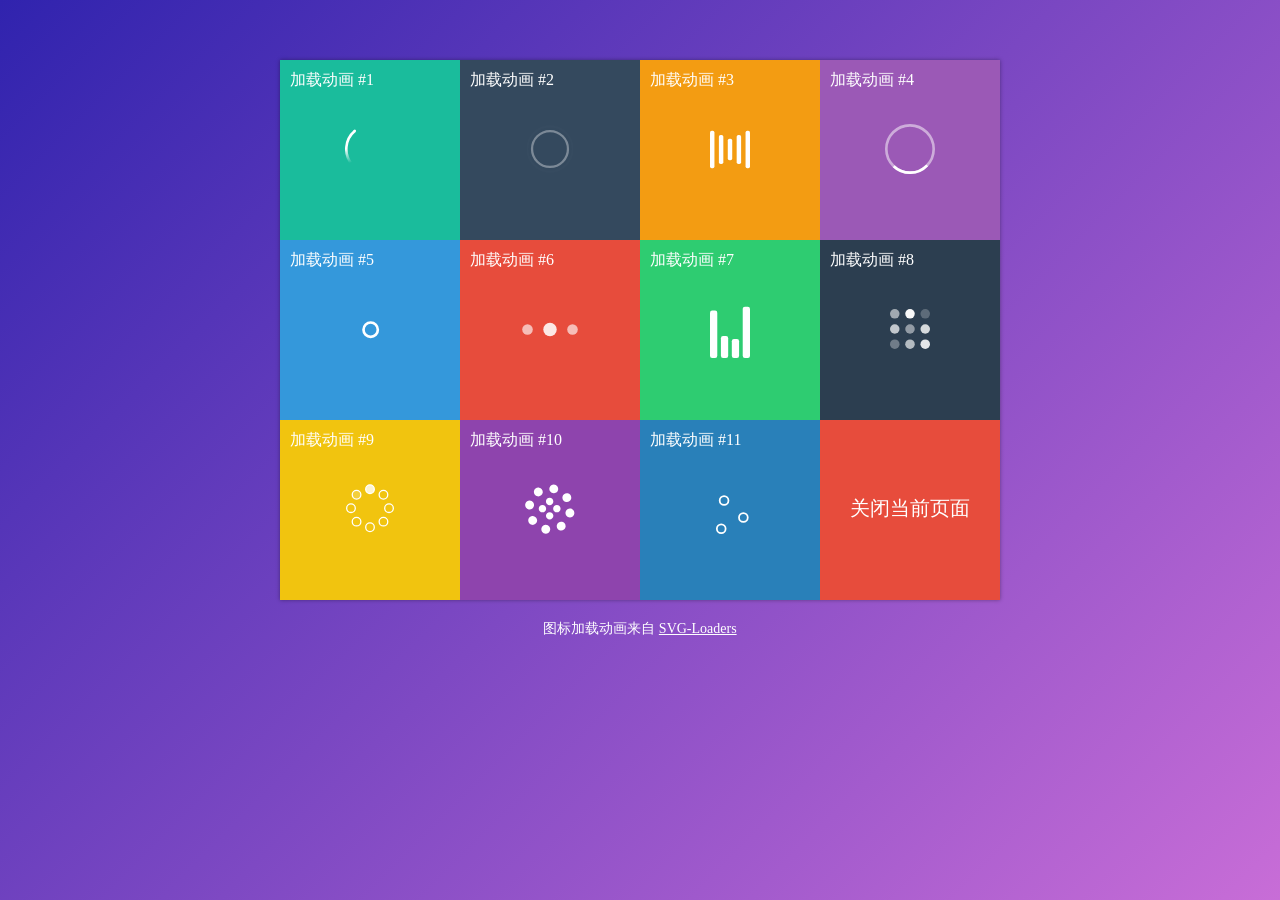
<file: assets/vendor/svg-loaders/index.html>
<!doctype html>

<head>
    <meta charset="utf-8"/>
    <title>加载动画预览</title>
    <style>
        html {
            height: 100%;
            background: #3023ae;
            background: -moz-linear-gradient(-45deg,  #3023ae 0%, #c86dd7 100%);
            background: -webkit-gradient(linear, left top, right bottom, color-stop(0%,#3023ae), color-stop(100%,#c86dd7));
            background: -webkit-linear-gradient(-45deg,  #3023ae 0%,#c86dd7 100%);
            background: -o-linear-gradient(-45deg,  #3023ae 0%,#c86dd7 100%);
            background: -ms-linear-gradient(-45deg,  #3023ae 0%,#c86dd7 100%);
            background: linear-gradient(135deg,  #3023ae 0%,#c86dd7 100%);
            background-attachment: fixed;
        }
        body {
            font-weight: 300;
        }
        a {
            color: #fff;
        }

        ul {
            background: #fff;
            width: 720px;
            margin: auto;
            margin-top: 60px;
            list-style: none;
            padding: 0;
            -moz-box-shadow: 0px 0px 4px 0px rgba(0,0,0,0.37);
            box-shadow:      0px 0px 4px 0px rgba(0,0,0,0.37);
        }
        ul li {
            width: 180px;
            height: 180px;
            line-height: 176px;
            text-align: center;
            float: left;
            background-repeat: no-repeat;
            background-position: center;
            position: relative;
        }
        ul li img {
            vertical-align: middle;
        }
        ul li div {
            position: absolute;
            left: 10px;
            top: 12px;
            font-size: 16px;
            line-height: 16px;
            color: #fff;
        }
        ul li div:before {
            content: "加载动画 ";
        }
        #close_this_page{
            cursor: pointer;
            font-size: 20px;
            color: #fff;
        }
        li:nth-child(1) {
            background-color: #1ABC9C;
        }
        li:nth-child(2) {
            background-color: #34495E;
        }
        li:nth-child(3) {
            background-color: #F39C12;
        }
        li:nth-child(4) {
            background-color: #9B59B6;
        }
        li:nth-child(5) {
            background-color: #3498DB;
        }
        li:nth-child(6) {
            background-color: #E74C3C;
        }
        li:nth-child(7) {
            background-color: #2ECC71;
        }
        li:nth-child(8) {
            background-color: #2C3E50;
        }
        li:nth-child(9) {
            background-color: #F1C40F;
        }
        li:nth-child(10) {
            background-color: #8E44AD;
        }
        li:nth-child(11) {
            background-color: #2980B9;
        }
        li:nth-child(12) {
            background-color: #E74C3C;
        }
        .actions {
            margin: auto;
            margin-top: 45px;
            width: 325px;
        }
        .actions a {
            width: 150px;
            height: 46px;
            background-repeat: no-repeat;
            background-size: 150px 46px;
            display: block;
            text-indent: -9999px;
            float: left;
        }


        .attr {
            color: #fff;
            text-align: center;
            font-size: 0.875rem;
            margin-top: 20px;
        }

    </style>
</head>

<body>
    <ul>
        <li>
            <img src="svg-loaders/tail-spin.svg" width="50" alt="">
            <div>#1</div>
        </li>
        <li>
            <img src="svg-loaders/puff.svg" width="50" alt="">
            <div>#2</div>
        </li>
        <li>
            <img src="svg-loaders/bars.svg" width="40" alt="">
            <div>#3</div>
        </li>
        <li>
            <img src="svg-loaders/oval.svg" width="50" alt="">
            <div>#4</div>
        </li>
        <li>
            <img src="svg-loaders/rings.svg" width="60" alt="">
            <div>#5</div>
        </li>
        <li>
            <img src="svg-loaders/three-dots.svg" width="60" alt="">
            <div>#6</div>
        </li>
        <li>
            <img src="svg-loaders/audio.svg" width="40" alt="">
            <div>#7</div>
        </li>
        <li>
            <img src="svg-loaders/grid.svg" width="40" alt="">
            <div>#8</div>
        </li>
        <li>
            <img src="svg-loaders/spinning-circles.svg" width="50" alt="">
            <div>#9</div>
        </li>
        <li>
            <img src="svg-loaders/circles.svg" width="50" alt="">
            <div>#10</div>
        </li>
        <li>
            <img src="svg-loaders/ball-triangle.svg" width="50" alt="">
            <div>#11</div>
        </li>
        <li>
            <span id="close_this_page" onclick="window.close();">关闭当前页面</span>
        </li>
        <div style="clear: both"></div>
    </ul>

    <div class="attr">
        图标加载动画来自 <a href="https://github.com/SamHerbert/SVG-Loaders">SVG-Loaders</a>
    </div>

</body>

</html>
</file>
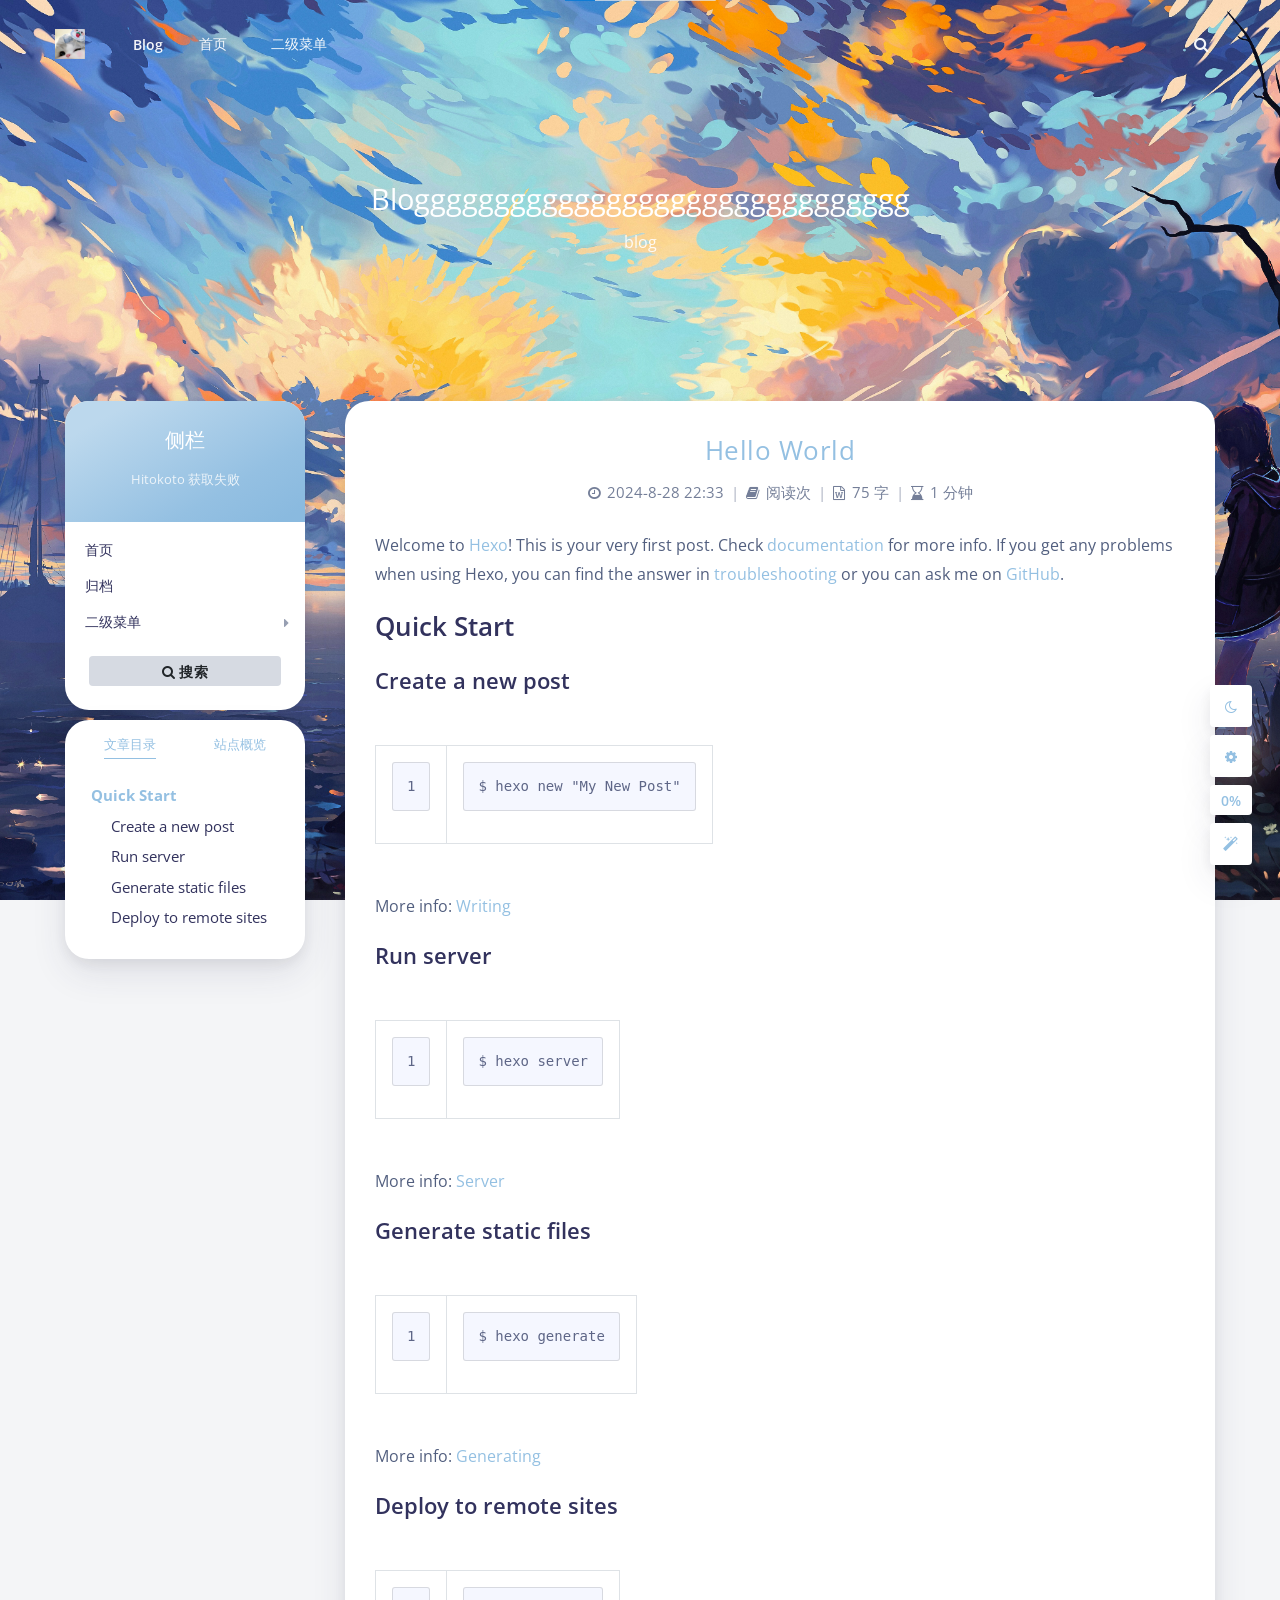
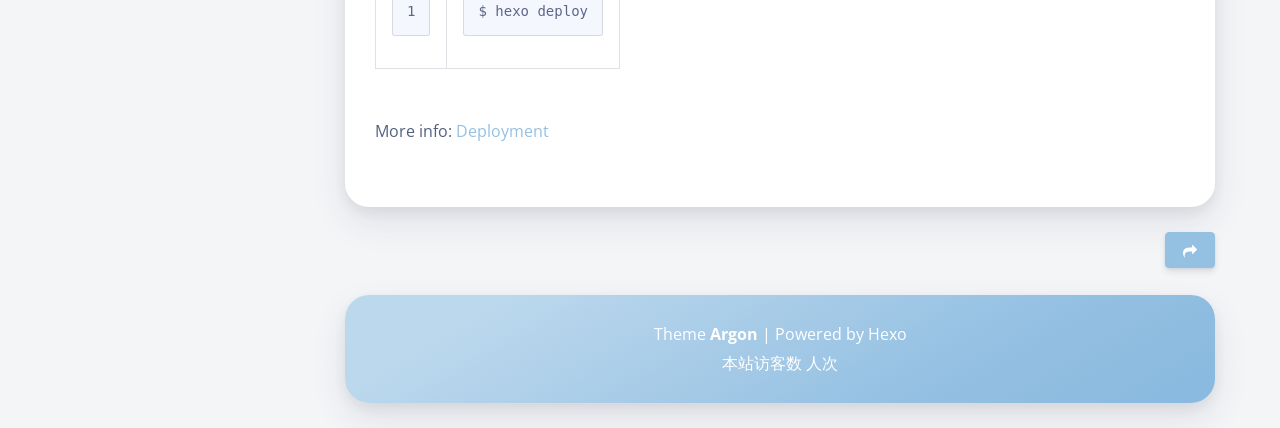
<file: 2024/08/28/hello-world/index.html>
<!DOCTYPE html>

<html class="use-big-shadow article-header-style-default">
<head>
	
	<title>Hello World - Hexo</title>
	<meta charset="utf-8">
	
		<meta name="viewport" content="width=device-width, initial-scale=1, maximum-scale=1, user-scalable=no">
	
	<meta name="description" content="Welcome to Hexo! This is your very first post. Check documentation for more info. If you get any problems when using Hexo, you can find the answer in troubleshooting or you can ask me on GitHub. Quick">
<meta property="og:type" content="article">
<meta property="og:title" content="Hello World">
<meta property="og:url" content="http://example.com/2024/08/28/hello-world/index.html">
<meta property="og:site_name" content="Hexo">
<meta property="og:description" content="Welcome to Hexo! This is your very first post. Check documentation for more info. If you get any problems when using Hexo, you can find the answer in troubleshooting or you can ask me on GitHub. Quick">
<meta property="og:locale" content="en_US">
<meta property="article:published_time" content="2024-08-28T14:33:02.018Z">
<meta property="article:modified_time" content="2024-08-28T14:31:16.344Z">
<meta property="article:author" content="John Doe">
<meta name="twitter:card" content="summary">

	<meta name="theme-color" content="#94C0E2">
	<meta name="theme-color-rgb" content="148,192,226">
	<meta name="theme-color-origin" content="#94C0E2">
	<meta name="argon-enable-custom-theme-color" content="true">
	<meta name="theme-card-radius" content="24">
	<meta name="theme-version" content="1.0.2">
	<link rel="icon" href="/assets/img/favicon.ico" type="image/x-icon">
	<link rel="shortcut icon" href="/assets/img/favicon.ico" type="image/x-icon">

	
<link rel="stylesheet" href="/assets/argon_css_merged.css">

	
<link rel="stylesheet" href="/style.css">

	
<link rel="stylesheet" href="//fonts.loli.net/css?family=Open+Sans:300,400,600,700|Noto+Serif+SC:300,600&display=swap.css">

	
<script src="/assets/argon_js_merged.js"></script>

	
<script src="/assets/js/argon.min.js"></script>

	
<script src="//busuanzi.ibruce.info/busuanzi/2.3/busuanzi.pure.mini.js"></script>


	

	<script>
		var argonConfig = {
			language: "zh_CN",
			
				zoomify: {
					duration: 200,
					easing: "cubic-bezier(0.4,0,0,1)",
					scale: 0.9
				},
			
			pangu: "false",
			
				lazyload: {
					threshold: 800,
					effect: "fadeIn"
				},
			
			disable_pjax: false,
			headroom: false
		}
	</script>
	<script>
		var darkmodeAutoSwitch = "false";
		function setDarkmode(enable){
			if (enable == true){
				$("html").addClass("darkmode");
			}else{
				$("html").removeClass("darkmode");
			}
			$(window).trigger("scroll");
		}
		function toggleDarkmode(){
			if ($("html").hasClass("darkmode")){
				setDarkmode(false);
				sessionStorage.setItem("Argon_Enable_Dark_Mode", "false");
			}else{
				setDarkmode(true);
				sessionStorage.setItem("Argon_Enable_Dark_Mode", "true");
			}
		}
		if (sessionStorage.getItem("Argon_Enable_Dark_Mode") == "true"){
			setDarkmode(true);
		}
		function toggleDarkmodeByPrefersColorScheme(media){
			if (sessionStorage.getItem('Argon_Enable_Dark_Mode') == "false" || sessionStorage.getItem('Argon_Enable_Dark_Mode') == "true"){
				return;
			}
			if (media.matches){
				setDarkmode(true);
			}else{
				setDarkmode(false);
			}
		}
		function toggleDarkmodeByTime(){
			if (sessionStorage.getItem('Argon_Enable_Dark_Mode') == "false" || sessionStorage.getItem('Argon_Enable_Dark_Mode') == "true"){
				return;
			}
			let hour = new Date().getHours();
			if (hour < 7 || hour >= 22){
				setDarkmode(true);
			}else{
				setDarkmode(false);
			}
		}
		if (darkmodeAutoSwitch == 'system'){
			var darkmodeMediaQuery = window.matchMedia("(prefers-color-scheme: dark)");
			darkmodeMediaQuery.addListener(toggleDarkmodeByPrefersColorScheme);
			toggleDarkmodeByPrefersColorScheme(darkmodeMediaQuery);
		}
		if (darkmodeAutoSwitch == 'time'){
			toggleDarkmodeByTime();
		}
		if (darkmodeAutoSwitch == 'alwayson'){
			setDarkmode(true);
		}

		function toggleAmoledDarkMode(){
			$("html").toggleClass("amoled-dark");
			if ($("html").hasClass("amoled-dark")){
				localStorage.setItem("Argon_Enable_Amoled_Dark_Mode", "true");
			}else{
				localStorage.setItem("Argon_Enable_Amoled_Dark_Mode", "false");
			}
		}
		if (localStorage.getItem("Argon_Enable_Amoled_Dark_Mode") == "true"){
			$("html").addClass("amoled-dark");
		}else if (localStorage.getItem("Argon_Enable_Amoled_Dark_Mode") == "false"){
			$("html").removeClass("amoled-dark");
		}
	</script>
	<script>
		if (navigator.userAgent.indexOf("Safari") !== -1 && navigator.userAgent.indexOf("Chrome") === -1){
			$("html").addClass("using-safari");
		}
	</script>

	
		
<script src="/assets/vendor/smoothscroll/smoothscroll1.js"></script>

	
<meta name="generator" content="Hexo 7.3.0"></head>



<style id="themecolor_css">
	
	:root{
		--themecolor: #94C0E2;
		--themecolor-dark0: #8ABADF;
		--themecolor-dark: #80B4DD;
		--themecolor-dark2: #6CA8D7;
		--themecolor-dark3: #589DD2;
		--themecolor-light: #BCD8ED;
		--themecolor-rgbstr: 148,192,226;
		--themecolor-gradient: linear-gradient(150deg,var(--themecolor-light) 15%, var(--themecolor) 70%, var(--themecolor-dark0) 94%);

	}
</style>
<style id="theme_cardradius_css">
	:root{
		--card-radius: 24px;
	}
</style>

<body>
<div id="toolbar">
	<header class="header-global">
		<nav id="navbar-main" class="navbar navbar-main navbar-expand-lg navbar-transparent navbar-light bg-primary headroom--not-bottom headroom--not-top headroom--pinned">
			<div class="container">
				
					<a class="navbar-brand navbar-icon mr-lg-5" href="">
						<img src="/assets/img/dinglan.jpg">
					</a>
				
				<button class="navbar-toggler" type="button" data-toggle="collapse" data-target="#navbar_global" aria-controls="navbar_global" aria-expanded="false" aria-label="Toggle navigation">
					<span class="navbar-toggler-icon"></span>
				</button>
				<a class="navbar-brand" href="/">Blog</a>
				<div class="navbar-collapse collapse" id="navbar_global">
					<div class="navbar-collapse-header">
						<div class="row">
							<div class="col-6 collapse-brand"></div>
							<div class="col-6 collapse-close">
								<button type="button" class="navbar-toggler" data-toggle="collapse" data-target="#navbar_global" aria-controls="navbar_global" aria-expanded="false" aria-label="Toggle navigation">
									<span></span>
									<span></span>
								</button>
							</div>
						</div>
					</div>
					<ul id="navbar_search_btn_mobile" class="navbar-nav align-items-lg-center ml-lg-auto">
						<li class="nav-item" data-toggle="modal" data-target="#argon_search_modal" style="padding-left: 5px;">
							<a class="nav-link nav-link-icon">
								<i class="fa fa-search"></i>
								<span class="nav-link-inner--text d-lg-none">搜索</span>
							</a>
						</li>
					</ul>
					
							<ul class='navbar-nav navbar-nav-hover align-items-lg-center'>
								
										<li class='nav-item'>
											<a href='/home' class='nav-link' >
												<i class='ni ni-book-bookmark d-lg-none'></i>
												<span class='nav-link-inner--text'>首页</span>
											</a>
											
										</li>
									
										<li class='nav-item dropdown'>
											<a href='' class='nav-link' onclick='return false;' data-toggle='dropdown' no-pjax>
												<i class='ni ni-book-bookmark d-lg-none'></i>
												<span class='nav-link-inner--text'>二级菜单</span>
											</a>
											
													<div class="dropdown-menu">
														
															<a href='/' class='dropdown-item'>归档</a>
														
													</div>
												
										</li>
									
							</ul>
						
					<ul class="navbar-nav align-items-lg-center ml-lg-auto">
						<li class="nav-item" data-toggle="modal" data-target="#argon_search_modal" id="navbar_search_btn_pc">
							<a class="nav-link nav-link-icon">
								<i class="fa fa-search"></i>
								<span class="nav-link-inner--text d-lg-none">搜索</span>
							</a>
						</li>
					</ul>
				</div>
				
					<a class="navbar-brand navbar-icon-mobile" href="">
						<img src="/assets/img/dinglan.jpg">
					</a>
				
				<div id="navbar_menu_mask" data-toggle="collapse" data-target="#navbar_global"></div>
			</div>
		</nav>
	</header>
</div>
<div class="modal fade" id="argon_search_modal" tabindex="-1" role="dialog" aria-labelledby="" aria-hidden="true">
	<div class="modal-dialog modal-dialog-centered modal-lg" role="document">
		<div class="modal-content">
			<div class="modal-header">
				<h5 class="modal-title">搜索</h5>
				<button type="button" class="close" data-dismiss="modal" aria-label="Close">
					<span aria-hidden="true">&times;</span>
				</button>
			</div>
			<div class="modal-body">
				<!-- TODO -->
<div class="form-group mb-3">
	<div class="input-group input-group-alternative">
		<div class="input-group-prepend">
			<span class="input-group-text"><i class="fa fa-search"></i></span>
		</div>
		<input id="local-search-input" class="form-control" placeholder="搜索什么..." type="text"  autocomplete="off" data-search.path="search.json" data-config.root="/">
	</div>
	<div id="local-search-result"></div>
</div>

			</div>
		</div>
	</div>
</div>
<!--Banner-->
<section id="banner" class="banner section section-lg section-shaped">
	<div class="shape  shape-primary">
		<span></span>
		<span></span>
		<span></span>
		<span></span>
		<span></span>
		<span></span>
		<span></span>
		<span></span>
		<span></span>
	</div>

	
	<div id="banner_container" class="banner-container container text-center">
		
			<div class="banner-title text-white" data-text="Bloggggggggggggggggggggggggggggggg" data-interval=""><span class="banner-title-inner">&nbsp;</span>
		
		<span class="banner-subtitle d-block">blog</span></div>
	</div>
	
		<style>
			section.banner{
				background-image: url(/assets/img/banner.jpg) !important;
			}
		</style>
	
</section>


	<style>
		#content:before {
			content: '';
			display: block;
			position: fixed;
			left: 0;
			right: 0;
			top: 0;
			bottom: 0;
			z-index: -2;
			background: url(/assets/img/banner.png);
			background-position: center;
			background-size: cover;
			background-repeat: no-repeat;
			opacity: 1;
			transition: opacity .5s ease;
		}
		html.darkmode #content:before{
			filter: brightness(0.65);
		}
		
			#content:after {
				content: '';
				display: block;
				position: fixed;
				left: 0;
				right: 0;
				top: 0;
				bottom: 0;
				z-index: -2;
				background: url(/assets/img/night.jpg);
				background-position: center;
				background-size: cover;
				background-repeat: no-repeat;
				opacity: 0;
				transition: opacity .5s ease;
			}
			html.darkmode #content:after {
				opacity: 1;
			}
			html.darkmode #content:before {
				opacity: 0;
			}
		
		
			#banner, #banner .shape {
				background: transparent !important;
			}
		
	</style>




<div id="float_action_buttons" class="float-action-buttons fabtns-unloaded">
	<button id="fabtn_toggle_sides" class="btn btn-icon btn-neutral fabtn shadow-sm" type="button" aria-hidden="true" tooltip-move-to-left="移至左侧" tooltip-move-to-right="移至右侧">
		<span class="btn-inner--icon fabtn-show-on-right"><i class="fa fa-caret-left"></i></span>
		<span class="btn-inner--icon fabtn-show-on-left"><i class="fa fa-caret-right"></i></span>
	</button>
	<button id="fabtn_back_to_top" class="btn btn-icon btn-neutral fabtn shadow-sm" type="button" aria-label="Back To Top" tooltip="回到顶部">
		<span class="btn-inner--icon"><i class="fa fa-angle-up"></i></span>
	</button>
	<button id="fabtn_go_to_comment" class="btn btn-icon btn-neutral fabtn shadow-sm d-none" type="button" style='display: none;'  aria-label="Comment" tooltip="评论">
		<span class="btn-inner--icon"><i class="fa fa-comment-o"></i></span>
	</button>
	<button id="fabtn_toggle_darkmode" class="btn btn-icon btn-neutral fabtn shadow-sm" type="button"  aria-label="Toggle Darkmode" tooltip-darkmode="夜间模式" tooltip-blackmode="暗黑模式" tooltip-lightmode="日间模式">
		<span class="btn-inner--icon"><i class="fa fa-moon-o"></i><i class='fa fa-lightbulb-o'></i></span>
	</button>
	<button id="fabtn_toggle_blog_settings_popup" class="btn btn-icon btn-neutral fabtn shadow-sm" type="button"  aria-label="Open Blog Settings Menu" tooltip="设置">
		<span class="btn-inner--icon"><i class="fa fa-cog"></i></span>
	</button>
	<div id="fabtn_blog_settings_popup" class="card shadow-sm" style="opacity: 0;" aria-hidden="true">
		<div id="close_blog_settings"><i class="fa fa-close"></i></div>
		<div class="blog-setting-item mt-3">
			<div style="transform: translateY(-4px);"><div id="blog_setting_toggle_darkmode_and_amoledarkmode" tooltip-switch-to-darkmode="切换到夜间模式" tooltip-switch-to-blackmode="切换到暗黑模式"><span>夜间模式</span><span>暗黑模式</span></div></div>
			<div style="flex: 1;"></div>
			<label id="blog_setting_darkmode_switch" class="custom-toggle">
				<span class="custom-toggle-slider rounded-circle"></span>
			</label>
		</div>
		<div class="blog-setting-item mt-3">
			<div style="flex: 1;">字体</div>
			<div>
				<button id="blog_setting_font_sans_serif" type="button" class="blog-setting-font btn btn-outline-primary blog-setting-selector-left">Sans Serif</button><button id="blog_setting_font_serif" type="button" class="blog-setting-font btn btn-outline-primary blog-setting-selector-right">Serif</button>
			</div>
		</div>
		<div class="blog-setting-item mt-3">
			<div style="flex: 1;">阴影</div>
			<div>
				<button id="blog_setting_shadow_small" type="button" class="blog-setting-shadow btn btn-outline-primary blog-setting-selector-left">浅阴影</button><button id="blog_setting_shadow_big" type="button" class="blog-setting-shadow btn btn-outline-primary blog-setting-selector-right">深阴影</button>
			</div>
		</div>
		<div class="blog-setting-item mt-3 mb-3">
			<div style="flex: 1;">滤镜</div>
			<div id="blog_setting_filters" class="ml-3">
				<button id="blog_setting_filter_off" type="button" class="blog-setting-filter-btn ml-0" filter-name="off">关闭</button>
				<button id="blog_setting_filter_sunset" type="button" class="blog-setting-filter-btn" filter-name="sunset">日落</button>
				<button id="blog_setting_filter_darkness" type="button" class="blog-setting-filter-btn" filter-name="darkness">暗化</button>
				<button id="blog_setting_filter_grayscale" type="button" class="blog-setting-filter-btn" filter-name="grayscale">灰度</button>
			</div>
		</div>
		<div class="blog-setting-item mb-3">
			<div id="blog_setting_card_radius_to_default" style="cursor: pointer;" tooltip="恢复默认">圆角</div>
			<div style="flex: 1;margin-left: 20px;margin-right: 8px;transform: translateY(2px);">
				<div id="blog_setting_card_radius"></div>
			</div>
		</div>
		
			<div class="blog-setting-item mt-1 mb-3">
				<div style="flex: 1;">主题色</div>
				<div id="theme-color-picker" class="ml-3"></div>
			</div>
		
	</div>
	<button id="fabtn_open_sidebar" class="btn btn-icon btn-neutral fabtn shadow-sm" type="button" aria-label="Open Sidebar Menu" tooltip="菜单">
		<span class="btn-inner--icon"><i class="fa fa-bars"></i></span>
	</button>
	<button id="fabtn_reading_progress" class="btn btn-icon btn-neutral fabtn shadow-sm" type="button" aria-hidden="true" tooltip="阅读进度">
		<div id="fabtn_reading_progress_bar" style="width: 0%;"></div>
		<span id="fabtn_reading_progress_details">0%</span>
	</button>
</div>

<div id="content" class="site-content">









<div class="page-information-card-container">
	
</div>

<div id="sidebar_mask"></div>
<aside id="leftbar" class="leftbar widget-area" role="complementary">
		
		<div id="leftbar_part1" class="widget widget_search card bg-white shadow-sm border-0">
			<div class="leftbar-banner card-body">
				<span class="leftbar-banner-title text-white">侧栏</span>
				
				
					<span class="leftbar-banner-subtitle text-white"><span class='hitokoto'></span></span>
				
			</div>
			
			
				<ul id='leftbar_part1_menu' class='leftbar-menu'>
					<li class='leftbar-menu-item'><a href='/'>首页</a></li><li class='leftbar-menu-item'><a href='/archives'>归档</a></li><li class='leftbar-menu-item leftbar-menu-item-haschildren'><a no-pjax onclick='return false;'>二级菜单</a><ul class='leftbar-menu-item leftbar-menu-subitem shadow-sm'><li class='leftbar-menu-item leftbar-menu-item-haschildren'><a no-pjax onclick='return false;'>三级菜单</a><ul class='leftbar-menu-item leftbar-menu-subitem shadow-sm'><li class='leftbar-menu-item'><a href='/'>首页</a></li></ul></li></ul></li>
				</ul>
			
			<div class="card-body text-center leftbar-search-button">
				<button id="leftbar_search" class="btn btn-secondary btn-lg active btn-sm btn-block border-0" role="button" data-toggle="modal" data-target="#argon_search_modal" >
					<i class="menu-item-icon fa fa-search mr-0"></i> 搜索
				</button>
			</div>
		</div>
		<div id="leftbar_part2" class="widget widget_search card bg-white shadow-sm border-0">
			<div id="leftbar_part2_inner" class="card-body">
				
				<div class="nav-wrapper" style="padding-top: 5px;">
	                <ul class="nav nav-pills nav-fill" role="tablist">
						
							<li class="nav-item sidebar-tab-switcher">
								<a class="active show" id="leftbar_tab_catalog_btn" data-toggle="tab" href="#leftbar_tab_catalog" role="tab" aria-controls="leftbar_tab_catalog" no-pjax>文章目录</a>
							</li>
						
						<li class="nav-item sidebar-tab-switcher">
							<a class="" id="leftbar_tab_overview_btn" data-toggle="tab" href="#leftbar_tab_overview" role="tab" aria-controls="leftbar_tab_overview" no-pjax>站点概览</a>
						</li>
	                </ul>
				</div>
				<div>
					<div class="tab-content" style="padding: 10px 10px 0 10px;">
						
							<div class="tab-pane fade active show" id="leftbar_tab_catalog" role="tabpanel" aria-labelledby="leftbar_tab_catalog_btn">
								<div id="leftbar_catalog"></div>
								<script type="text/javascript">
									$(function () {
										$(document).headIndex({
											articleWrapSelector: '#post_content',
											indexBoxSelector: '#leftbar_catalog',
											subItemBoxClass: "index-subItem-box",
											itemClass: "index-item",
											linkClass: "index-link",
											offset: 80,
										});
									})
								</script>
								
							</div>
						
						<div class="tab-pane fade text-center" id="leftbar_tab_overview" role="tabpanel" aria-labelledby="leftbar_tab_overview_btn">
							<img id="leftbar_overview_author_image" src="/assets/img/auther.jpg" class="img-fluid rounded-circle shadow-sm" style="width: 100px;" alt="avatar">
							<h6 id="leftbar_overview_author_name">Wen</h6>
							<nav class="site-state">
								<div class="site-state-item site-state-posts">
									<a href="/archives">
										<span class="site-state-item-count">1</span>
										<span class="site-state-item-name">文章</span>
									</a>
								</div>
								<div class="site-state-item site-state-categories">
									<a data-toggle="modal" data-target="#blog_categories">
										<span class="site-state-item-count">0</span>
										<span class="site-state-item-name">分类</span>
									</a>
								</div>      
								<div class="site-state-item site-state-tags">
									<a data-toggle="modal" data-target="#blog_tags">
										<span class="site-state-item-count">0</span>
										<span class="site-state-item-name">标签</span>
									</a>
								</div>
							</nav>
							
									<div class="site-author-links">
										
											<div class='site-author-links-item'>
												<a href="/" rel='noopener' target='_blank'>aaa</a>
											</div>
										
											<div class='site-author-links-item'>
												<a href="/" rel='noopener' target='_blank'>bbb</a>
											</div>
										
											<div class='site-author-links-item'>
												<a href="/" rel='noopener' target='_blank'>ccc</a>
											</div>
										
									</div>
								
							
									<div class='site-friend-links'>
										<div class='site-friend-links-title'><i class='fa fa-fw fa-link'></i> Links</div>
										<ul class='site-friend-links-ul'>
											
												<li class='site-friend-links-item'>
													<a href='/' rel='noopener' target='_blank'>aaa</a>
												</li>
											
												<li class='site-friend-links-item'>
													<a href='/' rel='noopener' target='_blank'>bbb</a>
												</li>
											
												<li class='site-friend-links-item'>
													<a href='/' rel='noopener' target='_blank'>ccc</a>
												</li>
											
										</ul>
									</div>
								
						</div>
					</div>
				</div>
			</div>
		</div>
</aside>
<div class="modal fade" id="blog_categories" tabindex="-1" role="dialog" aria-labelledby="" aria-hidden="true">
	<div class="modal-dialog modal-dialog-centered">
		<div class="modal-content">
			<div class="modal-header">
				<h5 class="modal-title">分类</h5>
				<button type="button" class="close" data-dismiss="modal" aria-label="Close">
					<span aria-hidden="true">&times;</span>
				</button>
			</div>
			<div class="modal-body">
				
			</div>
		</div>
	</div>
</div>
<div class="modal fade" id="blog_tags" tabindex="-1" role="dialog" aria-labelledby="" aria-hidden="true">
	<div class="modal-dialog modal-dialog-centered">
		<div class="modal-content">
			<div class="modal-header">
				<h5 class="modal-title">标签</h5>
				<button type="button" class="close" data-dismiss="modal" aria-label="Close">
					<span aria-hidden="true">&times;</span>
				</button>
			</div>
			<div class="modal-body">
				
			</div>
		</div>
	</div>
</div>


<div id="primary" class="content-area">
	<main id="main" class="site-main" role="main">
		
		
			
	<article class="post post-full card bg-white shadow-sm border-0 ">
	<header class="post-header text-center">
		
		<a class="post-title" href="/2024/08/28/hello-world/">Hello World</a>
		<div class="post-meta">
			
						
						<div class="post-meta-detail post-meta-detail-time">
							<i class="fa fa-clock-o" aria-hidden="true"></i>
							<time title="发布于 2024-8-28 22:33:02 | 编辑于 2024-8-28 22:31:16">2024-8-28 22:33
							</time>
						</div>
					
						
							<div class="post-meta-devide">|</div>
						
						<div class="post-meta-detail post-meta-detail-words">
							<i class="fa fa fa-book" aria-hidden="true"></i>
							<span id="busuanzi_container_page_pv">
								阅读<span id="busuanzi_value_page_pv"></span>次
							</span>
						</div>
					
						
							<div class="post-meta-devide">|</div>
						
						<div class="post-meta-detail post-meta-detail-words">
							<i class="fa fa-file-word-o" aria-hidden="true"></i>
							75 字
						</div>
					
						
							<div class="post-meta-devide">|</div>
						
						<div class="post-meta-detail post-meta-detail-readingtime">
							<i class="fa fa-hourglass-end" aria-hidden="true"></i>
							1 分钟
						</div>
					
		</div>
		
	</header>

	<div class="post-content" id="post_content">
		<p>Welcome to <a target="_blank" rel="noopener" href="https://hexo.io/">Hexo</a>! This is your very first post. Check <a target="_blank" rel="noopener" href="https://hexo.io/docs/">documentation</a> for more info. If you get any problems when using Hexo, you can find the answer in <a target="_blank" rel="noopener" href="https://hexo.io/docs/troubleshooting.html">troubleshooting</a> or you can ask me on <a target="_blank" rel="noopener" href="https://github.com/hexojs/hexo/issues">GitHub</a>.</p>
<h2 id="Quick-Start"><a href="#Quick-Start" class="headerlink" title="Quick Start"></a>Quick Start</h2><h3 id="Create-a-new-post"><a href="#Create-a-new-post" class="headerlink" title="Create a new post"></a>Create a new post</h3><figure class="highlight bash"><table><tr><td class="gutter"><pre><span class="line">1</span><br></pre></td><td class="code"><pre><span class="line">$ hexo new <span class="string">&quot;My New Post&quot;</span></span><br></pre></td></tr></table></figure>

<p>More info: <a target="_blank" rel="noopener" href="https://hexo.io/docs/writing.html">Writing</a></p>
<h3 id="Run-server"><a href="#Run-server" class="headerlink" title="Run server"></a>Run server</h3><figure class="highlight bash"><table><tr><td class="gutter"><pre><span class="line">1</span><br></pre></td><td class="code"><pre><span class="line">$ hexo server</span><br></pre></td></tr></table></figure>

<p>More info: <a target="_blank" rel="noopener" href="https://hexo.io/docs/server.html">Server</a></p>
<h3 id="Generate-static-files"><a href="#Generate-static-files" class="headerlink" title="Generate static files"></a>Generate static files</h3><figure class="highlight bash"><table><tr><td class="gutter"><pre><span class="line">1</span><br></pre></td><td class="code"><pre><span class="line">$ hexo generate</span><br></pre></td></tr></table></figure>

<p>More info: <a target="_blank" rel="noopener" href="https://hexo.io/docs/generating.html">Generating</a></p>
<h3 id="Deploy-to-remote-sites"><a href="#Deploy-to-remote-sites" class="headerlink" title="Deploy to remote sites"></a>Deploy to remote sites</h3><figure class="highlight bash"><table><tr><td class="gutter"><pre><span class="line">1</span><br></pre></td><td class="code"><pre><span class="line">$ hexo deploy</span><br></pre></td></tr></table></figure>

<p>More info: <a target="_blank" rel="noopener" href="https://hexo.io/docs/one-command-deployment.html">Deployment</a></p>

	</div>

	

	

	
</article>

	<div id="share_container">
	<div id="share" data-initialized="true">
		<a class="no-pjax icon-wechat" tooltip="分享到微信">
			<button class="btn btn-icon btn-success">
				<span class="btn-inner--icon"><i class="fa fa-weixin"></i></span>
			</button>
		</a>
		<a target="_blank" class="no-pjax icon-douban" tooltip="分享到豆瓣">
			<button class="btn btn-icon btn-primary" style="background: #209261;border: none;">
				豆
			</button>
		</a>
		<a target="_blank" class="no-pjax icon-qq" tooltip="分享到 QQ">
			<button class="btn btn-icon btn-primary" style="background: #2196f3;border: none;">
				<span class="btn-inner--icon"><i class="fa fa-qq"></i></span>
			</button>
		</a>
		<a target="_blank" class="no-pjax icon-qzone" tooltip="分享到 QQ 空间">
			<button class="btn btn-icon btn-primary" style="background: #ffc107;border: none;">
				<span class="btn-inner--icon"><i class="fa fa-star"></i></span>
			</button>
		</a>
		<a target="_blank" class="no-pjax icon-weibo" tooltip="分享到微博">
			<button class="btn btn-icon btn-warning">
				<span class="btn-inner--icon"><i class="fa fa-weibo"></i></span>
			</button>
		</a>
		<a target="_blank" class="no-pjax icon-facebook" tooltip="分享到 Facebook">
			<button class="btn btn-icon btn-primary" style="background: #283593;border: none;">
				<span class="btn-inner--icon"><i class="fa fa-facebook"></i></span>
			</button>
		</a>
		<a target="_blank" class="no-pjax icon-twitter" tooltip="分享到 Twitter">
			<button class="btn btn-icon btn-primary" style="background: #03a9f4;border: none;">
				<span class="btn-inner--icon"><i class="fa fa-twitter"></i></span>
			</button>
		</a>
		<a target="_blank" class="no-pjax icon-telegram" href="https://telegram.me/share/url?url=http://example.com/2024/08/28/hello-world/&text=Hello World" tooltip="分享到 Telegram">
			<button class="btn btn-icon btn-primary" style="background: #42a5f5;border: none;">
				<span class="btn-inner--icon"><i class="fa fa-telegram"></i></span>
			</button>
		</a>
		<a target="_blank" class="no-pjax icon-copy-link" id="share_copy_link" tooltip="复制链接">
			<button class="btn btn-icon btn-default">
				<span class="btn-inner--icon"><i class="fa fa-link"></i></span>
			</button>
		</a>
	</div>
	<button id="share_show" class="btn btn-icon btn-primary" tooltip="分享">
		<span class="btn-inner--icon"><i class="fa fa-share"></i></span>
	</button>
</div>
<script type="text/javascript">
	socialShare("#share", {
	    title : 'Hello World',
	    description : `Welcome to Hexo! This is your very first post. Che...`,
	    wechatQrcodeTitle : "分享到微信",
	    wechatQrcodeHelper : '微信扫描二维码',
	    source : 'http://example.com/2024/08/28/hello-world/'
	});
	$("#share_show")[0].onclick = function(){
		$("#share_container").addClass("opened");
	};
	$("#share_copy_link")[0].onclick = function(){
		let input = document.createElement('input');
		document.body.appendChild(input);
		input.setAttribute("value", window.location.href);
		input.setAttribute("readonly", "readonly");
		input.setAttribute("style", "opacity: 0;mouse-events:none;");
		input.select();
		if (document.execCommand('copy')){
			iziToast.show({
				title: '链接已复制',
				message: "链接已复制到剪贴板",
				class: 'shadow',
				position: 'topRight',
				backgroundColor: '#2dce89',
				titleColor: '#ffffff',
				messageColor: '#ffffff',
				iconColor: '#ffffff',
				progressBarColor: '#ffffff',
				icon: 'fa fa-check',
				timeout: 5000
			});
		}else{
			iziToast.show({
				title: '复制失败',
				message: "请手动复制链接",
				class: 'shadow',
				position: 'topRight',
				backgroundColor: '#f5365c',
				titleColor: '#ffffff',
				messageColor: '#ffffff',
				iconColor: '#ffffff',
				progressBarColor: '#ffffff',
				icon: 'fa fa-close',
				timeout: 5000
			});
		}
		document.body.removeChild(input);
	};
</script>










		
		
		
		

					<footer id="footer" class="site-footer card shadow-sm border-0">
						
						<div>Theme <a target="_blank" rel="noopener" href="https://github.com/solstice23/hexo-theme-argon"><strong>Argon</strong></a> | Powered by Hexo</div>
						<span id="busuanzi_container_site_uv">
							本站访客数 <span id="busuanzi_value_site_uv"></span> 人次
						</span>
					</footer>
				</main>
			</div>
		</div>
		
<script src="/argontheme.js"></script>

		
		
		

		

	</div>
</div>
<noscript>
	<style>
		article img.lazyload[src^="[data-uri]"]{display: none;}
		.comment-item-text .comment-sticker.lazyload{display: none;}
	</style>
</noscript>
</body>



</html>

<!-- 特效控制按钮 + 选择面板（最终修复版：粒子/樱花均可正常开关） -->
<style>
    /* 面板样式（同上，保持不变） */
    .effect-panel {
        position: fixed;
        bottom: 80px;
        right: 20px;
        width: 280px;
        background: rgba(30, 30, 40, 0.95);
        backdrop-filter: blur(12px);
        border-radius: 16px;
        padding: 16px;
        box-shadow: 0 8px 24px rgba(0,0,0,0.3);
        z-index: 10000;
        transform: translateY(20px) scale(0.95);
        opacity: 0;
        visibility: hidden;
        transition: all 0.25s cubic-bezier(0.2, 0.9, 0.4, 1.1);
        pointer-events: none;
        border: 1px solid rgba(255,255,255,0.2);
        font-family: system-ui, -apple-system, 'Segoe UI', Roboto, sans-serif;
    }
    .effect-panel.active {
        transform: translateY(0) scale(1);
        opacity: 1;
        visibility: visible;
        pointer-events: auto;
    }
    .effect-panel-header {
        display: flex;
        justify-content: space-between;
        align-items: center;
        margin-bottom: 16px;
        color: white;
        font-weight: bold;
        border-bottom: 1px solid rgba(255,255,255,0.2);
        padding-bottom: 8px;
    }
    .close-panel-btn {
        background: none;
        border: none;
        color: white;
        font-size: 24px;
        cursor: pointer;
        padding: 0 8px;
        line-height: 1;
        transition: transform 0.2s;
    }
    .close-panel-btn:hover { transform: scale(1.1); color: #ff6b6b; }
    .effect-section {
        margin-bottom: 20px;
    }
    .effect-section h4 {
        margin: 0 0 8px 0;
        font-size: 14px;
        color: rgba(255,255,255,0.9);
        letter-spacing: 1px;
    }
    .effect-buttons {
        display: flex;
        flex-wrap: wrap;
        gap: 8px;
        margin-top: 8px;
    }
    .effect-buttons button {
        background: rgba(255,255,255,0.15);
        border: none;
        padding: 6px 12px;
        border-radius: 20px;
        color: white;
        cursor: pointer;
        font-size: 13px;
        transition: all 0.2s;
        backdrop-filter: blur(4px);
    }
    .effect-buttons button:hover {
        background: rgba(255,255,255,0.3);
        transform: translateY(-2px);
    }
    .effect-buttons button.active {
        background: #5e72e4;
        box-shadow: 0 0 8px rgba(94,114,228,0.5);
    }
    #effect-toggle {
        display: inline-flex !important;
        align-items: center !important;
        justify-content: center !important;
        vertical-align: middle !important;
        margin-left: 0 !important;
        margin-right: 0 !important;
    }
    #effect-toggle .btn-inner--icon {
        display: inline-flex !important;
        align-items: center !important;
        justify-content: center !important;
        line-height: 1 !important;
        font-size: 1rem !important;
    }
</style>

<script>
(function() {
    document.addEventListener('DOMContentLoaded', function() {
        setTimeout(function() {
            var darkmodeBtn = document.getElementById('fabtn_toggle_darkmode');
            if (!darkmodeBtn) return;
            var buttonContainer = darkmodeBtn.parentNode;

            var getThemeColor = function() {
                var color = getComputedStyle(document.documentElement).getPropertyValue('--primary').trim();
                return color || '#5e72e4';
            };

            var effectBtn = document.createElement('button');
            effectBtn.id = 'effect-toggle';
            effectBtn.className = 'btn btn-icon btn-neutral fabtn shadow-sm';
            effectBtn.type = 'button';
            effectBtn.setAttribute('title', '特效工坊');
            var span = document.createElement('span');
            span.className = 'btn-inner--icon';
            var i = document.createElement('i');
            i.className = 'fa fa-magic';
            span.appendChild(i);
            effectBtn.appendChild(span);
            buttonContainer.appendChild(effectBtn);

            if (typeof $ !== 'undefined' && $.fn.tooltip) {
                $('[data-toggle="tooltip"]').tooltip();
            }

            // ========= 特效管理器（最终修复版） =========
            var currentBgEffect = localStorage.getItem('dynamicBgState') || null;
            var currentCursorEffect = localStorage.getItem('mouseEffectState') || null;
            if (currentBgEffect === 'off') currentBgEffect = null;
            if (currentCursorEffect === 'off') currentCursorEffect = null;

            var sakuraScriptLoaded = false;

            // ----- 背景特效清理（终极版）-----
            function clearBgEffect() {
                // 1. 移除所有非樱花/非烟花的 canvas 元素（粒子特效的 canvas 没有特定 id）
                var canvases = document.querySelectorAll('canvas');
                canvases.forEach(function(c) {
                    // 保留樱花 canvas 和烟花 canvas（它们由各自的管理函数负责清理）
                    if (c.id !== 'canvas_sakura' && c.id !== 'fireworks-canvas') {
                        c.remove();
                    }
                });
                // 2. 调用 canvas-nest 的 destroy 方法（如果存在）
                if (window.cnCanvas && typeof window.cnCanvas.destroy === 'function') {
                    window.cnCanvas.destroy();
                    window.cnCanvas = null;
                }
                // 3. 额外：移除可能残留的 canvas-nest 样式标签
                var nestStyle = document.getElementById('canvas-nest-style');
                if (nestStyle) nestStyle.remove();
                // 4. 清理樱花特效
                if (window.stopp && document.getElementById('canvas_sakura')) {
                    window.stopp();
                }
                var sakuraCanvas = document.getElementById('canvas_sakura');
                if (sakuraCanvas) sakuraCanvas.remove();
                sakuraScriptLoaded = false;
            }

            // 加载粒子背景（canvas-nest）
            function loadParticles() {
                return new Promise(function(resolve, reject) {
                    clearBgEffect(); // 先彻底清除旧特效
                    var script = document.createElement('script');
                    script.setAttribute('data-bg', 'particles');
                    script.src = '/assets/js/canvas-nest.min.js';
                    script.onload = function() {
                        // 等待 canvas-nest 完全初始化（它会在 window 上挂载 cnCanvas）
                        setTimeout(function() {
                            resolve();
                        }, 150);
                    };
                    script.onerror = function() {
                        console.error('粒子背景本地失败，使用 CDN');
                        var fallback = document.createElement('script');
                        fallback.setAttribute('data-bg', 'particles');
                        fallback.src = 'https://cdn.jsdelivr.net/npm/canvas-nest.js@2.0.4/dist/canvas-nest.min.js';
                        fallback.onload = function() {
                            setTimeout(function() { resolve(); }, 150);
                        };
                        fallback.onerror = function() { reject(); };
                        document.head.appendChild(fallback);
                    };
                    document.head.appendChild(script);
                });
            }

            // 加载樱花特效
            function loadSakura() {
                return new Promise(function(resolve, reject) {
                    if (sakuraScriptLoaded) {
                        // 脚本已加载，如果 canvas 不存在则重新启动
                        if (!document.getElementById('canvas_sakura')) {
                            if (window.stopp) {
                                window.stopp();  // 切换开关（如果关闭则开启）
                                resolve();
                            } else {
                                reject('stopp 未定义');
                            }
                        } else {
                            resolve();
                        }
                        return;
                    }
                    var script = document.createElement('script');
                    script.setAttribute('data-bg', 'sakura');
                    script.src = '/assets/js/sakura.min.js';
                    script.onload = function() {
                        setTimeout(function() {
                            sakuraScriptLoaded = true;
                            // 确保樱花特效已启动（脚本通常会自动启动）
                            if (!document.getElementById('canvas_sakura') && window.startSakura) {
                                window.startSakura();
                            }
                            resolve();
                        }, 200);
                    };
                    script.onerror = function() {
                        console.error('樱花本地失败，使用 CDN');
                        var fallback = document.createElement('script');
                        fallback.setAttribute('data-bg', 'sakura');
                        fallback.src = 'https://raw.githubusercontent.com/hitokoto-osc/sakura.js/master/dist/sakura.min.js';
                        fallback.onload = function() {
                            setTimeout(function() {
                                sakuraScriptLoaded = true;
                                if (!document.getElementById('canvas_sakura') && window.startSakura) {
                                    window.startSakura();
                                }
                                resolve();
                            }, 200);
                        };
                        fallback.onerror = function() { reject(); };
                        document.head.appendChild(fallback);
                    };
                    document.head.appendChild(script);
                });
            }

            function loadBgEffect(type) {
                clearBgEffect();
                if (!type || type === 'off') {
                    currentBgEffect = null;
                    localStorage.setItem('dynamicBgState', 'off');
                    return;
                }
                if (type === 'particles') {
                    loadParticles().catch(function(err) {
                        console.error('粒子特效加载失败', err);
                    });
                    currentBgEffect = 'particles';
                    localStorage.setItem('dynamicBgState', 'particles');
                } else if (type === 'sakura') {
                    loadSakura().catch(function(err) {
                        console.error('樱花特效加载失败', err);
                    });
                    currentBgEffect = 'sakura';
                    localStorage.setItem('dynamicBgState', 'sakura');
                }
            }

            // ----- 鼠标特效（与之前相同，略）-----
            var heartClickListener = null;
            var fireworksClickListener = null;

            function clearCursorEffect() {
                if (heartClickListener) {
                    document.removeEventListener('click', heartClickListener);
                    heartClickListener = null;
                }
                var hearts = document.querySelectorAll('.heart');
                hearts.forEach(function(h) { h.remove(); });
                if (fireworksClickListener) {
                    document.removeEventListener('click', fireworksClickListener);
                    fireworksClickListener = null;
                }
                var fireCanvas = document.querySelector('#fireworks-canvas');
                if (fireCanvas) fireCanvas.remove();
            }

            function createHeart(e) {
                var heart = document.createElement('div');
                heart.className = 'heart';
                var color = 'rgb(' + ~~(255 * Math.random()) + ',' + ~~(255 * Math.random()) + ',' + ~~(255 * Math.random()) + ')';
                heart.style.cssText = `
                    position: fixed;
                    left: ${e.clientX - 5}px;
                    top: ${e.clientY - 5}px;
                    width: 10px;
                    height: 10px;
                    background: ${color};
                    transform: rotate(45deg);
                    z-index: 99999;
                    opacity: 1;
                    transition: all 0.8s ease-out;
                    pointer-events: none;
                `;
                if (!document.getElementById('heart-style')) {
                    var style = document.createElement('style');
                    style.id = 'heart-style';
                    style.textContent = `
                        .heart:before, .heart:after {
                            content: '';
                            position: absolute;
                            width: 10px;
                            height: 10px;
                            background: inherit;
                            border-radius: 50%;
                        }
                        .heart:before { left: -5px; top: 0; }
                        .heart:after { top: -5px; left: 0; }
                    `;
                    document.head.appendChild(style);
                }
                document.body.appendChild(heart);
                var start = performance.now();
                function animate(now) {
                    var elapsed = now - start;
                    var progress = Math.min(elapsed / 800, 1);
                    var yOffset = progress * -100;
                    var scale = 1 - progress * 0.8;
                    var opacity = 1 - progress;
                    heart.style.transform = `rotate(45deg) scale(${scale}) translateY(${yOffset}px)`;
                    heart.style.opacity = opacity;
                    if (progress < 1) requestAnimationFrame(animate);
                    else heart.remove();
                }
                requestAnimationFrame(animate);
            }

            function startFirework(e) {
                var x = e.clientX;
                var y = e.clientY;
                var colors = ['#ff595e', '#ffca3a', '#8ac926', '#1982c4', '#6a4c93'];
                var particles = [];
                var canvas = document.createElement('canvas');
                canvas.id = 'fireworks-canvas';
                canvas.style.position = 'fixed';
                canvas.style.top = '0';
                canvas.style.left = '0';
                canvas.style.width = '100%';
                canvas.style.height = '100%';
                canvas.style.pointerEvents = 'none';
                canvas.style.zIndex = '99998';
                document.body.appendChild(canvas);
                var ctx = canvas.getContext('2d');
                var w = window.innerWidth;
                var h = window.innerHeight;
                canvas.width = w;
                canvas.height = h;

                var particleCount = 80;
                for (var i = 0; i < particleCount; i++) {
                    var angle = Math.random() * Math.PI * 2;
                    var speed = Math.random() * 5 + 2;
                    var vx = Math.cos(angle) * speed;
                    var vy = Math.sin(angle) * speed;
                    particles.push({
                        x: x, y: y,
                        vx: vx, vy: vy,
                        life: 1.0,
                        color: colors[Math.floor(Math.random() * colors.length)],
                        size: Math.random() * 4 + 2
                    });
                }

                function draw() {
                    ctx.clearRect(0, 0, w, h);
                    var allDead = true;
                    for (var i = 0; i < particles.length; i++) {
                        var p = particles[i];
                        if (p.life <= 0) continue;
                        allDead = false;
                        p.x += p.vx;
                        p.y += p.vy;
                        p.vy += 0.2;
                        p.life -= 0.02;
                        ctx.globalAlpha = p.life;
                        ctx.fillStyle = p.color;
                        ctx.fillRect(p.x - p.size/2, p.y - p.size/2, p.size, p.size);
                    }
                    if (allDead) {
                        cancelAnimationFrame(animFrame);
                        canvas.remove();
                        return;
                    }
                    animFrame = requestAnimationFrame(draw);
                }
                var animFrame = requestAnimationFrame(draw);
                setTimeout(function() {
                    if (canvas && canvas.parentNode) canvas.remove();
                    cancelAnimationFrame(animFrame);
                }, 5000);
            }

            function loadCursorEffect(type) {
                clearCursorEffect();
                if (!type || type === 'off') {
                    currentCursorEffect = null;
                    localStorage.setItem('mouseEffectState', 'off');
                    return;
                }
                if (type === 'heart') {
                    heartClickListener = function(e) { createHeart(e); };
                    document.addEventListener('click', heartClickListener);
                    currentCursorEffect = 'heart';
                    localStorage.setItem('mouseEffectState', 'heart');
                } else if (type === 'fireworks') {
                    fireworksClickListener = function(e) { startFirework(e); };
                    document.addEventListener('click', fireworksClickListener);
                    currentCursorEffect = 'fireworks';
                    localStorage.setItem('mouseEffectState', 'fireworks');
                }
            }

            // 初始化已有特效
            if (currentBgEffect) loadBgEffect(currentBgEffect);
            if (currentCursorEffect) loadCursorEffect(currentCursorEffect);

            function updateButtonStyle() {
                effectBtn.style.color = (currentBgEffect || currentCursorEffect) ? getThemeColor() : '';
            }
            updateButtonStyle();

            // ========= 特效选择面板 =========
            var panelHtml = `
                <div id="effect-panel" class="effect-panel">
                    <div class="effect-panel-header">
                        <span>✨ 特效工坊 ✨</span>
                        <button id="close-effect-panel" class="close-panel-btn">×</button>
                    </div>
                    <div class="effect-panel-content">
                        <div class="effect-section">
                            <h4>🌸 背景特效</h4>
                            <div class="effect-buttons">
                                <button data-bg-effect="particles">粒子线条</button>
                                <button data-bg-effect="sakura">樱花飘落</button>
                                <button data-bg-effect="off">关闭背景</button>
                            </div>
                        </div>
                        <div class="effect-section">
                            <h4>🖱️ 鼠标特效</h4>
                            <div class="effect-buttons">
                                <button data-cursor-effect="heart">多彩爱心</button>
                                <button data-cursor-effect="fireworks">烟花绽放</button>
                                <button data-cursor-effect="off">关闭鼠标</button>
                            </div>
                        </div>
                    </div>
                </div>
            `;
            document.body.insertAdjacentHTML('beforeend', panelHtml);
            var panel = document.getElementById('effect-panel');
            var closePanelBtn = document.getElementById('close-effect-panel');

            function openPanel() { panel.classList.add('active'); }
            function closePanel() { panel.classList.remove('active'); }

            effectBtn.addEventListener('click', function(e) {
                e.stopPropagation();
                openPanel();
            });
            if (closePanelBtn) closePanelBtn.addEventListener('click', closePanel);
            document.addEventListener('click', function(e) {
                if (panel && panel.classList.contains('active') && !panel.contains(e.target) && e.target !== effectBtn) {
                    closePanel();
                }
            });

            document.querySelectorAll('[data-bg-effect]').forEach(function(btn) {
                btn.addEventListener('click', function() {
                    var effect = this.getAttribute('data-bg-effect');
                    loadBgEffect(effect === 'off' ? null : effect);
                    updateButtonStyle();
                    closePanel();
                    highlightActiveButtons();
                });
            });
            document.querySelectorAll('[data-cursor-effect]').forEach(function(btn) {
                btn.addEventListener('click', function() {
                    var effect = this.getAttribute('data-cursor-effect');
                    loadCursorEffect(effect === 'off' ? null : effect);
                    updateButtonStyle();
                    closePanel();
                    highlightActiveButtons();
                });
            });

            function highlightActiveButtons() {
                document.querySelectorAll('[data-bg-effect]').forEach(function(btn) {
                    if (btn.getAttribute('data-bg-effect') === currentBgEffect) btn.classList.add('active');
                    else btn.classList.remove('active');
                });
                document.querySelectorAll('[data-cursor-effect]').forEach(function(btn) {
                    if (btn.getAttribute('data-cursor-effect') === currentCursorEffect) btn.classList.add('active');
                    else btn.classList.remove('active');
                });
            }
            setTimeout(highlightActiveButtons, 500);
        }, 500);
    });
})();
</script>
</file>
<file: assets/argon_css_merged.css>
/* assets/css/argon.min.css */
:root{--blue:#5e72e4;--indigo:#5603ad;--purple:#8965e0;--pink:#f3a4b5;--red:#f5365c;--orange:#fb6340;--yellow:#ffd600;--green:#2dce89;--teal:#11cdef;--cyan:#2bffc6;--white:#fff;--gray:#8898aa;--gray-dark:#32325d;--light:#ced4da;--lighter:#e9ecef;--primary:#5e72e4;--secondary:#f4f5f7;--success:#2dce89;--info:#11cdef;--warning:#fb6340;--danger:#f5365c;--light:#adb5bd;--dark:#212529;--default:#172b4d;--white:#fff;--neutral:#fff;--darker:black;--breakpoint-xs:0;--breakpoint-sm:576px;--breakpoint-md:768px;--breakpoint-lg:992px;--breakpoint-xl:1200px;--font-family-sans-serif:-apple-system,BlinkMacSystemFont,'Segoe UI',Roboto,'Helvetica Neue',Arial,'Noto Sans',sans-serif,'Apple Color Emoji','Segoe UI Emoji','Segoe UI Symbol','Noto Color Emoji';--font-family-monospace:SFMono-Regular,Menlo,Monaco,Consolas,'Liberation Mono','Courier New',monospace}*,::after,::before{box-sizing:border-box}html{font-family:sans-serif;line-height:1.15;-webkit-text-size-adjust:100%;-webkit-tap-highlight-color:transparent}article,aside,figcaption,figure,footer,header,hgroup,main,nav,section{display:block}body{font-family:'Open Sans',sans-serif;font-size:1rem;font-weight:400;line-height:1.5;margin:0;text-align:left;color:#525f7f;background-color:#fff}[tabindex='-1']:focus{outline:0!important}hr{overflow:visible;box-sizing:content-box;height:0}h1,h2,h3,h4,h5,h6{margin-top:0;margin-bottom:.5rem}p{margin-top:0;margin-bottom:1rem}abbr[data-original-title],abbr[title]{cursor:help;text-decoration:underline;text-decoration:underline dotted;border-bottom:0;-webkit-text-decoration:underline dotted;text-decoration-skip-ink:none}address{font-style:normal;line-height:inherit;margin-bottom:1rem}dl,ol,ul{margin-top:0;margin-bottom:1rem}ol ol,ol ul,ul ol,ul ul{margin-bottom:0}dt{font-weight:600}dd{margin-bottom:.5rem;margin-left:0}blockquote{margin:0 0 1rem}b,strong{font-weight:bolder}small{font-size:80%}sub,sup{font-size:75%;line-height:0;position:relative;vertical-align:baseline}sub{bottom:-.25em}sup{top:-.5em}a{text-decoration:none;color:#5e72e4;background-color:transparent}a:hover{text-decoration:none;color:#233dd2}a:not([href]):not([tabindex]){text-decoration:none;color:inherit}a:not([href]):not([tabindex]):focus,a:not([href]):not([tabindex]):hover{text-decoration:none;color:inherit}a:not([href]):not([tabindex]):focus{outline:0}code,kbd,pre,samp{font-family:SFMono-Regular,Menlo,Monaco,Consolas,'Liberation Mono','Courier New',monospace;font-size:1em}pre{overflow:auto;margin-top:0;margin-bottom:1rem}figure{margin:0 0 1rem}img{vertical-align:middle;border-style:none}svg{overflow:hidden;vertical-align:middle}table{border-collapse:collapse}caption{padding-top:1rem;padding-bottom:1rem;caption-side:bottom;text-align:left;color:#8898aa}th{text-align:inherit}label{display:inline-block;margin-bottom:.5rem}button{border-radius:0}button:focus{outline:1px dotted;outline:5px auto -webkit-focus-ring-color}button,input,optgroup,select,textarea{font-family:inherit;font-size:inherit;line-height:inherit;margin:0}button,input{overflow:visible}button,select{text-transform:none}select{word-wrap:normal}[type=button],[type=reset],[type=submit],button{-webkit-appearance:button}[type=button]:not(:disabled),[type=reset]:not(:disabled),[type=submit]:not(:disabled),button:not(:disabled){cursor:pointer}[type=button]::-moz-focus-inner,[type=reset]::-moz-focus-inner,[type=submit]::-moz-focus-inner,button::-moz-focus-inner{padding:0;border-style:none}input[type=checkbox],input[type=radio]{box-sizing:border-box;padding:0}input[type=date],input[type=datetime-local],input[type=month],input[type=time]{-webkit-appearance:listbox}textarea{overflow:auto;resize:vertical}fieldset{min-width:0;margin:0;padding:0;border:0}legend{font-size:1.5rem;line-height:inherit;display:block;width:100%;max-width:100%;margin-bottom:.5rem;padding:0;white-space:normal;color:inherit}progress{vertical-align:baseline}[type=number]::-webkit-inner-spin-button,[type=number]::-webkit-outer-spin-button{height:auto}[type=search]{outline-offset:-2px;-webkit-appearance:none}[type=search]::-webkit-search-decoration{-webkit-appearance:none}::-webkit-file-upload-button{font:inherit;-webkit-appearance:button}output{display:inline-block}summary{display:list-item;cursor:pointer}template{display:none}[hidden]{display:none!important}.h1,.h2,.h3,.h4,.h5,.h6,h1,h2,h3,h4,h5,h6{font-family:inherit;font-weight:400;line-height:1.5;margin-bottom:.5rem;color:#32325d}.h1,h1{font-size:2.5rem}.h2,h2{font-size:2rem}.h3,h3{font-size:1.75rem}.h4,h4{font-size:1.5rem}.h5,h5{font-size:1.25rem}.h6,h6{font-size:1rem}.lead{font-size:1.25rem;font-weight:300}.display-1{font-size:3.3rem;font-weight:600;line-height:1.5}.display-2{font-size:2.75rem;font-weight:600;line-height:1.5}.display-3{font-size:2.1875rem;font-weight:600;line-height:1.5}.display-4{font-size:1.6275rem;font-weight:600;line-height:1.5}hr{margin-top:2rem;margin-bottom:2rem;border:0;border-top:.0625rem solid rgba(0,0,0,.1)}.small,small{font-size:80%;font-weight:400}.mark,mark{padding:.2em;background-color:#fcf8e3}.list-unstyled{padding-left:0;list-style:none}.list-inline{padding-left:0;list-style:none}.list-inline-item{display:inline-block}.list-inline-item:not(:last-child){margin-right:.5rem}.initialism{font-size:90%;text-transform:uppercase}.blockquote{font-size:1.25rem;margin-bottom:1rem}.blockquote-footer{font-size:80%;display:block;color:#8898aa}.blockquote-footer::before{content:'\2014\00A0'}.img-fluid{max-width:100%;height:auto}.img-thumbnail{max-width:100%;height:auto;padding:.25rem;border:.0625rem solid #dee2e6;border-radius:.25rem;background-color:#fff;box-shadow:0 1px 2px rgba(0,0,0,.075)}.figure{display:inline-block}.figure-img{line-height:1;margin-bottom:.5rem}.figure-caption{font-size:90%;color:#8898aa}code{font-size:87.5%;word-break:break-word;color:#f3a4b5}a>code{color:inherit}kbd{font-size:87.5%;padding:.2rem .4rem;color:#fff;border-radius:.2rem;background-color:#212529;box-shadow:inset 0 -.1rem 0 rgba(0,0,0,.25)}kbd kbd{font-size:100%;font-weight:600;padding:0;box-shadow:none}pre{font-size:87.5%;display:block;color:#212529}pre code{font-size:inherit;word-break:normal;color:inherit}.pre-scrollable{overflow-y:scroll;max-height:340px}.container{width:100%;margin-right:auto;margin-left:auto;padding-right:15px;padding-left:15px}@media (min-width:576px){.container{max-width:540px}}@media (min-width:768px){.container{max-width:720px}}@media (min-width:992px){.container{max-width:960px}}@media (min-width:1200px){.container{max-width:1040px}}.container-fluid{width:100%;margin-right:auto;margin-left:auto;padding-right:15px;padding-left:15px}.row{display:flex;margin-right:-15px;margin-left:-15px;flex-wrap:wrap}.no-gutters{margin-right:0;margin-left:0}.no-gutters>.col,.no-gutters>[class*=col-]{padding-right:0;padding-left:0}.col,.col-1,.col-10,.col-11,.col-12,.col-2,.col-3,.col-4,.col-5,.col-6,.col-7,.col-8,.col-9,.col-auto,.col-lg,.col-lg-1,.col-lg-10,.col-lg-11,.col-lg-12,.col-lg-2,.col-lg-3,.col-lg-4,.col-lg-5,.col-lg-6,.col-lg-7,.col-lg-8,.col-lg-9,.col-lg-auto,.col-md,.col-md-1,.col-md-10,.col-md-11,.col-md-12,.col-md-2,.col-md-3,.col-md-4,.col-md-5,.col-md-6,.col-md-7,.col-md-8,.col-md-9,.col-md-auto,.col-sm,.col-sm-1,.col-sm-10,.col-sm-11,.col-sm-12,.col-sm-2,.col-sm-3,.col-sm-4,.col-sm-5,.col-sm-6,.col-sm-7,.col-sm-8,.col-sm-9,.col-sm-auto,.col-xl,.col-xl-1,.col-xl-10,.col-xl-11,.col-xl-12,.col-xl-2,.col-xl-3,.col-xl-4,.col-xl-5,.col-xl-6,.col-xl-7,.col-xl-8,.col-xl-9,.col-xl-auto{position:relative;width:100%;padding-right:15px;padding-left:15px}.col{max-width:100%;flex-basis:0;flex-grow:1}.col-auto{width:auto;max-width:100%;flex:0 0 auto}.col-1{max-width:8.33333%;flex:0 0 8.33333%}.col-2{max-width:16.66667%;flex:0 0 16.66667%}.col-3{max-width:25%;flex:0 0 25%}.col-4{max-width:33.33333%;flex:0 0 33.33333%}.col-5{max-width:41.66667%;flex:0 0 41.66667%}.col-6{max-width:50%;flex:0 0 50%}.col-7{max-width:58.33333%;flex:0 0 58.33333%}.col-8{max-width:66.66667%;flex:0 0 66.66667%}.col-9{max-width:75%;flex:0 0 75%}.col-10{max-width:83.33333%;flex:0 0 83.33333%}.col-11{max-width:91.66667%;flex:0 0 91.66667%}.col-12{max-width:100%;flex:0 0 100%}.order-first{order:-1}.order-last{order:13}.order-0{order:0}.order-1{order:1}.order-2{order:2}.order-3{order:3}.order-4{order:4}.order-5{order:5}.order-6{order:6}.order-7{order:7}.order-8{order:8}.order-9{order:9}.order-10{order:10}.order-11{order:11}.order-12{order:12}.offset-1{margin-left:8.33333%}.offset-2{margin-left:16.66667%}.offset-3{margin-left:25%}.offset-4{margin-left:33.33333%}.offset-5{margin-left:41.66667%}.offset-6{margin-left:50%}.offset-7{margin-left:58.33333%}.offset-8{margin-left:66.66667%}.offset-9{margin-left:75%}.offset-10{margin-left:83.33333%}.offset-11{margin-left:91.66667%}@media (min-width:576px){.col-sm{max-width:100%;flex-basis:0;flex-grow:1}.col-sm-auto{width:auto;max-width:100%;flex:0 0 auto}.col-sm-1{max-width:8.33333%;flex:0 0 8.33333%}.col-sm-2{max-width:16.66667%;flex:0 0 16.66667%}.col-sm-3{max-width:25%;flex:0 0 25%}.col-sm-4{max-width:33.33333%;flex:0 0 33.33333%}.col-sm-5{max-width:41.66667%;flex:0 0 41.66667%}.col-sm-6{max-width:50%;flex:0 0 50%}.col-sm-7{max-width:58.33333%;flex:0 0 58.33333%}.col-sm-8{max-width:66.66667%;flex:0 0 66.66667%}.col-sm-9{max-width:75%;flex:0 0 75%}.col-sm-10{max-width:83.33333%;flex:0 0 83.33333%}.col-sm-11{max-width:91.66667%;flex:0 0 91.66667%}.col-sm-12{max-width:100%;flex:0 0 100%}.order-sm-first{order:-1}.order-sm-last{order:13}.order-sm-0{order:0}.order-sm-1{order:1}.order-sm-2{order:2}.order-sm-3{order:3}.order-sm-4{order:4}.order-sm-5{order:5}.order-sm-6{order:6}.order-sm-7{order:7}.order-sm-8{order:8}.order-sm-9{order:9}.order-sm-10{order:10}.order-sm-11{order:11}.order-sm-12{order:12}.offset-sm-0{margin-left:0}.offset-sm-1{margin-left:8.33333%}.offset-sm-2{margin-left:16.66667%}.offset-sm-3{margin-left:25%}.offset-sm-4{margin-left:33.33333%}.offset-sm-5{margin-left:41.66667%}.offset-sm-6{margin-left:50%}.offset-sm-7{margin-left:58.33333%}.offset-sm-8{margin-left:66.66667%}.offset-sm-9{margin-left:75%}.offset-sm-10{margin-left:83.33333%}.offset-sm-11{margin-left:91.66667%}}@media (min-width:768px){.col-md{max-width:100%;flex-basis:0;flex-grow:1}.col-md-auto{width:auto;max-width:100%;flex:0 0 auto}.col-md-1{max-width:8.33333%;flex:0 0 8.33333%}.col-md-2{max-width:16.66667%;flex:0 0 16.66667%}.col-md-3{max-width:25%;flex:0 0 25%}.col-md-4{max-width:33.33333%;flex:0 0 33.33333%}.col-md-5{max-width:41.66667%;flex:0 0 41.66667%}.col-md-6{max-width:50%;flex:0 0 50%}.col-md-7{max-width:58.33333%;flex:0 0 58.33333%}.col-md-8{max-width:66.66667%;flex:0 0 66.66667%}.col-md-9{max-width:75%;flex:0 0 75%}.col-md-10{max-width:83.33333%;flex:0 0 83.33333%}.col-md-11{max-width:91.66667%;flex:0 0 91.66667%}.col-md-12{max-width:100%;flex:0 0 100%}.order-md-first{order:-1}.order-md-last{order:13}.order-md-0{order:0}.order-md-1{order:1}.order-md-2{order:2}.order-md-3{order:3}.order-md-4{order:4}.order-md-5{order:5}.order-md-6{order:6}.order-md-7{order:7}.order-md-8{order:8}.order-md-9{order:9}.order-md-10{order:10}.order-md-11{order:11}.order-md-12{order:12}.offset-md-0{margin-left:0}.offset-md-1{margin-left:8.33333%}.offset-md-2{margin-left:16.66667%}.offset-md-3{margin-left:25%}.offset-md-4{margin-left:33.33333%}.offset-md-5{margin-left:41.66667%}.offset-md-6{margin-left:50%}.offset-md-7{margin-left:58.33333%}.offset-md-8{margin-left:66.66667%}.offset-md-9{margin-left:75%}.offset-md-10{margin-left:83.33333%}.offset-md-11{margin-left:91.66667%}}@media (min-width:992px){.col-lg{max-width:100%;flex-basis:0;flex-grow:1}.col-lg-auto{width:auto;max-width:100%;flex:0 0 auto}.col-lg-1{max-width:8.33333%;flex:0 0 8.33333%}.col-lg-2{max-width:16.66667%;flex:0 0 16.66667%}.col-lg-3{max-width:25%;flex:0 0 25%}.col-lg-4{max-width:33.33333%;flex:0 0 33.33333%}.col-lg-5{max-width:41.66667%;flex:0 0 41.66667%}.col-lg-6{max-width:50%;flex:0 0 50%}.col-lg-7{max-width:58.33333%;flex:0 0 58.33333%}.col-lg-8{max-width:66.66667%;flex:0 0 66.66667%}.col-lg-9{max-width:75%;flex:0 0 75%}.col-lg-10{max-width:83.33333%;flex:0 0 83.33333%}.col-lg-11{max-width:91.66667%;flex:0 0 91.66667%}.col-lg-12{max-width:100%;flex:0 0 100%}.order-lg-first{order:-1}.order-lg-last{order:13}.order-lg-0{order:0}.order-lg-1{order:1}.order-lg-2{order:2}.order-lg-3{order:3}.order-lg-4{order:4}.order-lg-5{order:5}.order-lg-6{order:6}.order-lg-7{order:7}.order-lg-8{order:8}.order-lg-9{order:9}.order-lg-10{order:10}.order-lg-11{order:11}.order-lg-12{order:12}.offset-lg-0{margin-left:0}.offset-lg-1{margin-left:8.33333%}.offset-lg-2{margin-left:16.66667%}.offset-lg-3{margin-left:25%}.offset-lg-4{margin-left:33.33333%}.offset-lg-5{margin-left:41.66667%}.offset-lg-6{margin-left:50%}.offset-lg-7{margin-left:58.33333%}.offset-lg-8{margin-left:66.66667%}.offset-lg-9{margin-left:75%}.offset-lg-10{margin-left:83.33333%}.offset-lg-11{margin-left:91.66667%}}@media (min-width:1200px){.col-xl{max-width:100%;flex-basis:0;flex-grow:1}.col-xl-auto{width:auto;max-width:100%;flex:0 0 auto}.col-xl-1{max-width:8.33333%;flex:0 0 8.33333%}.col-xl-2{max-width:16.66667%;flex:0 0 16.66667%}.col-xl-3{max-width:25%;flex:0 0 25%}.col-xl-4{max-width:33.33333%;flex:0 0 33.33333%}.col-xl-5{max-width:41.66667%;flex:0 0 41.66667%}.col-xl-6{max-width:50%;flex:0 0 50%}.col-xl-7{max-width:58.33333%;flex:0 0 58.33333%}.col-xl-8{max-width:66.66667%;flex:0 0 66.66667%}.col-xl-9{max-width:75%;flex:0 0 75%}.col-xl-10{max-width:83.33333%;flex:0 0 83.33333%}.col-xl-11{max-width:91.66667%;flex:0 0 91.66667%}.col-xl-12{max-width:100%;flex:0 0 100%}.order-xl-first{order:-1}.order-xl-last{order:13}.order-xl-0{order:0}.order-xl-1{order:1}.order-xl-2{order:2}.order-xl-3{order:3}.order-xl-4{order:4}.order-xl-5{order:5}.order-xl-6{order:6}.order-xl-7{order:7}.order-xl-8{order:8}.order-xl-9{order:9}.order-xl-10{order:10}.order-xl-11{order:11}.order-xl-12{order:12}.offset-xl-0{margin-left:0}.offset-xl-1{margin-left:8.33333%}.offset-xl-2{margin-left:16.66667%}.offset-xl-3{margin-left:25%}.offset-xl-4{margin-left:33.33333%}.offset-xl-5{margin-left:41.66667%}.offset-xl-6{margin-left:50%}.offset-xl-7{margin-left:58.33333%}.offset-xl-8{margin-left:66.66667%}.offset-xl-9{margin-left:75%}.offset-xl-10{margin-left:83.33333%}.offset-xl-11{margin-left:91.66667%}}.table{width:100%;margin-bottom:1rem;color:#525f7f;background-color:transparent}.table td,.table th{padding:1rem;vertical-align:top;border-top:.0625rem solid #dee2e6}.table thead th{vertical-align:bottom;border-bottom:.125rem solid #dee2e6}.table tbody+tbody{border-top:.125rem solid #dee2e6}.table-sm td,.table-sm th{padding:.3rem}.table-bordered{border:.0625rem solid #dee2e6}.table-bordered td,.table-bordered th{border:.0625rem solid #dee2e6}.table-bordered thead td,.table-bordered thead th{border-bottom-width:.125rem}.table-borderless tbody+tbody,.table-borderless td,.table-borderless th,.table-borderless thead th{border:0}.table-striped tbody tr:nth-of-type(odd){background-color:rgba(0,0,0,.05)}.table-hover tbody tr:hover{color:#525f7f;background-color:rgba(0,0,0,.075)}.table-primary,.table-primary>td,.table-primary>th{background-color:#d2d8f7}.table-primary tbody+tbody,.table-primary td,.table-primary th,.table-primary thead th{border-color:#abb6f1}.table-hover .table-primary:hover{background-color:#bcc5f3}.table-hover .table-primary:hover>td,.table-hover .table-primary:hover>th{background-color:#bcc5f3}.table-secondary,.table-secondary>td,.table-secondary>th{background-color:#fcfcfd}.table-secondary tbody+tbody,.table-secondary td,.table-secondary th,.table-secondary thead th{border-color:#f9fafb}.table-hover .table-secondary:hover{background-color:#ededf3}.table-hover .table-secondary:hover>td,.table-hover .table-secondary:hover>th{background-color:#ededf3}.table-success,.table-success>td,.table-success>th{background-color:#c4f1de}.table-success tbody+tbody,.table-success td,.table-success th,.table-success thead th{border-color:#92e6c2}.table-hover .table-success:hover{background-color:#afecd2}.table-hover .table-success:hover>td,.table-hover .table-success:hover>th{background-color:#afecd2}.table-info,.table-info>td,.table-info>th{background-color:#bcf1fb}.table-info tbody+tbody,.table-info td,.table-info th,.table-info thead th{border-color:#83e5f7}.table-hover .table-info:hover{background-color:#a4ecfa}.table-hover .table-info:hover>td,.table-hover .table-info:hover>th{background-color:#a4ecfa}.table-warning,.table-warning>td,.table-warning>th{background-color:#fed3ca}.table-warning tbody+tbody,.table-warning td,.table-warning th,.table-warning thead th{border-color:#fdae9c}.table-hover .table-warning:hover{background-color:#febeb1}.table-hover .table-warning:hover>td,.table-hover .table-warning:hover>th{background-color:#febeb1}.table-danger,.table-danger>td,.table-danger>th{background-color:#fcc7d1}.table-danger tbody+tbody,.table-danger td,.table-danger th,.table-danger thead th{border-color:#fa96aa}.table-hover .table-danger:hover{background-color:#fbafbd}.table-hover .table-danger:hover>td,.table-hover .table-danger:hover>th{background-color:#fbafbd}.table-light,.table-light>td,.table-light>th{background-color:#e8eaed}.table-light tbody+tbody,.table-light td,.table-light th,.table-light thead th{border-color:#d4d9dd}.table-hover .table-light:hover{background-color:#dadde2}.table-hover .table-light:hover>td,.table-hover .table-light:hover>th{background-color:#dadde2}.table-dark,.table-dark>td,.table-dark>th{background-color:#c1c2c3}.table-dark tbody+tbody,.table-dark td,.table-dark th,.table-dark thead th{border-color:#8c8e90}.table-hover .table-dark:hover{background-color:#b4b5b6}.table-hover .table-dark:hover>td,.table-hover .table-dark:hover>th{background-color:#b4b5b6}.table-default,.table-default>td,.table-default>th{background-color:#bec4cd}.table-default tbody+tbody,.table-default td,.table-default th,.table-default thead th{border-color:#8691a2}.table-hover .table-default:hover{background-color:#b0b7c2}.table-hover .table-default:hover>td,.table-hover .table-default:hover>th{background-color:#b0b7c2}.table-white,.table-white>td,.table-white>th{background-color:#fff}.table-white tbody+tbody,.table-white td,.table-white th,.table-white thead th{border-color:#fff}.table-hover .table-white:hover{background-color:#f2f2f2}.table-hover .table-white:hover>td,.table-hover .table-white:hover>th{background-color:#f2f2f2}.table-neutral,.table-neutral>td,.table-neutral>th{background-color:#fff}.table-neutral tbody+tbody,.table-neutral td,.table-neutral th,.table-neutral thead th{border-color:#fff}.table-hover .table-neutral:hover{background-color:#f2f2f2}.table-hover .table-neutral:hover>td,.table-hover .table-neutral:hover>th{background-color:#f2f2f2}.table-darker,.table-darker>td,.table-darker>th{background-color:#b8b8b8}.table-darker tbody+tbody,.table-darker td,.table-darker th,.table-darker thead th{border-color:#7a7a7a}.table-hover .table-darker:hover{background-color:#ababab}.table-hover .table-darker:hover>td,.table-hover .table-darker:hover>th{background-color:#ababab}.table-active,.table-active>td,.table-active>th{background-color:rgba(0,0,0,.075)}.table-hover .table-active:hover{background-color:rgba(0,0,0,.075)}.table-hover .table-active:hover>td,.table-hover .table-active:hover>th{background-color:rgba(0,0,0,.075)}.table .thead-dark th{color:#fff;border-color:#32383e;background-color:#212529}.table .thead-light th{color:#525f7f;border-color:#dee2e6;background-color:#e9ecef}.table-dark{color:#fff;background-color:#212529}.table-dark td,.table-dark th,.table-dark thead th{border-color:#32383e}.table-dark.table-bordered{border:0}.table-dark.table-striped tbody tr:nth-of-type(odd){background-color:rgba(255,255,255,.05)}.table-dark.table-hover tbody tr:hover{color:#fff;background-color:rgba(255,255,255,.075)}@media (max-width:575.98px){.table-responsive-sm{display:block;overflow-x:auto;width:100%;-webkit-overflow-scrolling:touch}.table-responsive-sm>.table-bordered{border:0}}@media (max-width:767.98px){.table-responsive-md{display:block;overflow-x:auto;width:100%;-webkit-overflow-scrolling:touch}.table-responsive-md>.table-bordered{border:0}}@media (max-width:991.98px){.table-responsive-lg{display:block;overflow-x:auto;width:100%;-webkit-overflow-scrolling:touch}.table-responsive-lg>.table-bordered{border:0}}@media (max-width:1199.98px){.table-responsive-xl{display:block;overflow-x:auto;width:100%;-webkit-overflow-scrolling:touch}.table-responsive-xl>.table-bordered{border:0}}.table-responsive{display:block;overflow-x:auto;width:100%;-webkit-overflow-scrolling:touch}.table-responsive>.table-bordered{border:0}.form-control{font-size:.875rem;font-weight:400;line-height:1.5;display:block;width:100%;height:calc(1.5em + 1.25rem + 2px);padding:.625rem .75rem;transition:all .2s cubic-bezier(.68,-.55,.265,1.55);color:#8898aa;border:1px solid #cad1d7;border-radius:.25rem;background-color:#fff;background-clip:padding-box;box-shadow:none}@media (prefers-reduced-motion:reduce){.form-control{transition:none}}.form-control::-ms-expand{border:0;background-color:transparent}.form-control:focus{color:#8898aa;border-color:rgba(50,151,211,.25);outline:0;background-color:#fff;box-shadow:none,none}.form-control::-ms-input-placeholder{opacity:1;color:#adb5bd}.form-control::placeholder{opacity:1;color:#adb5bd}.form-control:disabled,.form-control[readonly]{opacity:1;background-color:#e9ecef}select.form-control:focus::-ms-value{color:#8898aa;background-color:#fff}.form-control-file,.form-control-range{display:block;width:100%}.col-form-label{font-size:inherit;line-height:1.5;margin-bottom:0;padding-top:calc(.625rem + 1px);padding-bottom:calc(.625rem + 1px)}.col-form-label-lg{font-size:.875rem;line-height:1.5;padding-top:calc(.875rem + 1px);padding-bottom:calc(.875rem + 1px)}.col-form-label-sm{font-size:.75rem;line-height:1.5;padding-top:calc(.25rem + 1px);padding-bottom:calc(.25rem + 1px)}.form-control-plaintext{line-height:1.5;display:block;width:100%;margin-bottom:0;padding-top:.625rem;padding-bottom:.625rem;color:#525f7f;border:solid transparent;border-width:1px 0;background-color:transparent}.form-control-plaintext.form-control-lg,.form-control-plaintext.form-control-sm{padding-right:0;padding-left:0}.form-control-sm{font-size:.75rem;line-height:1.5;height:calc(1.5em + .5rem + 2px);padding:.25rem .5rem;border-radius:.2rem}.form-control-lg{font-size:.875rem;line-height:1.5;height:calc(1.5em + 1.75rem + 2px);padding:.875rem 1rem;border-radius:.3rem}select.form-control[multiple],select.form-control[size]{height:auto}textarea.form-control{height:auto}.form-group{margin-bottom:1rem}.form-text{display:block;margin-top:.25rem}.form-row{display:flex;margin-right:-5px;margin-left:-5px;flex-wrap:wrap}.form-row>.col,.form-row>[class*=col-]{padding-right:5px;padding-left:5px}.form-check{position:relative;display:block;padding-left:1.25rem}.form-check-input{position:absolute;margin-top:.3rem;margin-left:-1.25rem}.form-check-input:disabled~.form-check-label{color:#8898aa}.form-check-label{margin-bottom:0}.form-check-inline{display:inline-flex;margin-right:.75rem;padding-left:0;align-items:center}.form-check-inline .form-check-input{position:static;margin-top:0;margin-right:.3125rem;margin-left:0}.valid-feedback{font-size:80%;display:none;width:100%;margin-top:.25rem;color:#2dce89}.valid-tooltip{font-size:.875rem;line-height:1;position:absolute;z-index:5;top:100%;display:none;max-width:100%;margin-top:.1rem;padding:.5rem;color:#fff;border-radius:.2rem;background-color:rgba(45,206,137,.8)}.custom-select.is-valid,.form-control.is-valid,.was-validated .custom-select:valid,.was-validated .form-control:valid{border-color:#2dce89}.custom-select.is-valid:focus,.form-control.is-valid:focus,.was-validated .custom-select:valid:focus,.was-validated .form-control:valid:focus{border-color:#2dce89}.custom-select.is-valid~.valid-feedback,.custom-select.is-valid~.valid-tooltip,.form-control.is-valid~.valid-feedback,.form-control.is-valid~.valid-tooltip,.was-validated .custom-select:valid~.valid-feedback,.was-validated .custom-select:valid~.valid-tooltip,.was-validated .form-control:valid~.valid-feedback,.was-validated .form-control:valid~.valid-tooltip{display:block}.form-check-input.is-valid~.form-check-label,.was-validated .form-check-input:valid~.form-check-label{color:#2dce89}.form-check-input.is-valid~.valid-feedback,.form-check-input.is-valid~.valid-tooltip,.was-validated .form-check-input:valid~.valid-feedback,.was-validated .form-check-input:valid~.valid-tooltip{display:block}.custom-control-input.is-valid~.custom-control-label,.was-validated .custom-control-input:valid~.custom-control-label{color:#2dce89}.custom-control-input.is-valid~.custom-control-label::before,.was-validated .custom-control-input:valid~.custom-control-label::before{border-color:#93e7c3;background-color:#93e7c3}.custom-control-input.is-valid~.valid-feedback,.custom-control-input.is-valid~.valid-tooltip,.was-validated .custom-control-input:valid~.valid-feedback,.was-validated .custom-control-input:valid~.valid-tooltip{display:block}.custom-control-input.is-valid:checked~.custom-control-label::before,.was-validated .custom-control-input:valid:checked~.custom-control-label::before{border-color:#93e7c3;background-color:#54daa1}.custom-control-input.is-valid:focus~.custom-control-label::before,.was-validated .custom-control-input:valid:focus~.custom-control-label::before{box-shadow:0 0 0 1px #fff,0 0 0 0 rgba(45,206,137,.25)}.custom-file-input.is-valid~.custom-file-label,.was-validated .custom-file-input:valid~.custom-file-label{border-color:#2dce89}.custom-file-input.is-valid~.custom-file-label::before,.was-validated .custom-file-input:valid~.custom-file-label::before{border-color:inherit}.custom-file-input.is-valid~.valid-feedback,.custom-file-input.is-valid~.valid-tooltip,.was-validated .custom-file-input:valid~.valid-feedback,.was-validated .custom-file-input:valid~.valid-tooltip{display:block}.custom-file-input.is-valid:focus~.custom-file-label,.was-validated .custom-file-input:valid:focus~.custom-file-label{box-shadow:0 0 0 0 rgba(45,206,137,.25)}.invalid-feedback{font-size:80%;display:none;width:100%;margin-top:.25rem;color:#fb6340}.invalid-tooltip{font-size:.875rem;line-height:1;position:absolute;z-index:5;top:100%;display:none;max-width:100%;margin-top:.1rem;padding:.5rem;color:#fff;border-radius:.2rem;background-color:rgba(251,99,64,.8)}.custom-select.is-invalid,.form-control.is-invalid,.was-validated .custom-select:invalid,.was-validated .form-control:invalid{border-color:#fb6340}.custom-select.is-invalid:focus,.form-control.is-invalid:focus,.was-validated .custom-select:invalid:focus,.was-validated .form-control:invalid:focus{border-color:#fb6340}.custom-select.is-invalid~.invalid-feedback,.custom-select.is-invalid~.invalid-tooltip,.form-control.is-invalid~.invalid-feedback,.form-control.is-invalid~.invalid-tooltip,.was-validated .custom-select:invalid~.invalid-feedback,.was-validated .custom-select:invalid~.invalid-tooltip,.was-validated .form-control:invalid~.invalid-feedback,.was-validated .form-control:invalid~.invalid-tooltip{display:block}.form-check-input.is-invalid~.form-check-label,.was-validated .form-check-input:invalid~.form-check-label{color:#fb6340}.form-check-input.is-invalid~.invalid-feedback,.form-check-input.is-invalid~.invalid-tooltip,.was-validated .form-check-input:invalid~.invalid-feedback,.was-validated .form-check-input:invalid~.invalid-tooltip{display:block}.custom-control-input.is-invalid~.custom-control-label,.was-validated .custom-control-input:invalid~.custom-control-label{color:#fb6340}.custom-control-input.is-invalid~.custom-control-label::before,.was-validated .custom-control-input:invalid~.custom-control-label::before{border-color:#fec9bd;background-color:#fec9bd}.custom-control-input.is-invalid~.invalid-feedback,.custom-control-input.is-invalid~.invalid-tooltip,.was-validated .custom-control-input:invalid~.invalid-feedback,.was-validated .custom-control-input:invalid~.invalid-tooltip{display:block}.custom-control-input.is-invalid:checked~.custom-control-label::before,.was-validated .custom-control-input:invalid:checked~.custom-control-label::before{border-color:#fec9bd;background-color:#fc8c72}.custom-control-input.is-invalid:focus~.custom-control-label::before,.was-validated .custom-control-input:invalid:focus~.custom-control-label::before{box-shadow:0 0 0 1px #fff,0 0 0 0 rgba(251,99,64,.25)}.custom-file-input.is-invalid~.custom-file-label,.was-validated .custom-file-input:invalid~.custom-file-label{border-color:#fb6340}.custom-file-input.is-invalid~.custom-file-label::before,.was-validated .custom-file-input:invalid~.custom-file-label::before{border-color:inherit}.custom-file-input.is-invalid~.invalid-feedback,.custom-file-input.is-invalid~.invalid-tooltip,.was-validated .custom-file-input:invalid~.invalid-feedback,.was-validated .custom-file-input:invalid~.invalid-tooltip{display:block}.custom-file-input.is-invalid:focus~.custom-file-label,.was-validated .custom-file-input:invalid:focus~.custom-file-label{box-shadow:0 0 0 0 rgba(251,99,64,.25)}.form-inline{display:flex;flex-flow:row wrap;align-items:center}.form-inline .form-check{width:100%}@media (min-width:576px){.form-inline label{display:flex;margin-bottom:0;align-items:center;justify-content:center}.form-inline .form-group{display:flex;margin-bottom:0;flex:0 0 auto;flex-flow:row wrap;align-items:center}.form-inline .form-control{display:inline-block;width:auto;vertical-align:middle}.form-inline .form-control-plaintext{display:inline-block}.form-inline .custom-select,.form-inline .input-group{width:auto}.form-inline .form-check{display:flex;width:auto;padding-left:0;align-items:center;justify-content:center}.form-inline .form-check-input{position:relative;margin-top:0;margin-right:.25rem;margin-left:0;flex-shrink:0}.form-inline .custom-control{align-items:center;justify-content:center}.form-inline .custom-control-label{margin-bottom:0}}.btn{font-size:.875rem;font-weight:600;line-height:1.5;display:inline-block;padding:.625rem 1.25rem;-webkit-user-select:none;-moz-user-select:none;-ms-user-select:none;user-select:none;transition:color .15s ease-in-out,background-color .15s ease-in-out,border-color .15s ease-in-out,box-shadow .15s ease-in-out;text-align:center;vertical-align:middle;color:#525f7f;border:1px solid transparent;border-radius:.25rem;background-color:transparent}@media (prefers-reduced-motion:reduce){.btn{transition:none}}.btn:hover{text-decoration:none;color:#525f7f}.btn.focus,.btn:focus{outline:0;box-shadow:0 7px 14px rgba(50,50,93,.1),0 3px 6px rgba(0,0,0,.08)}.btn.disabled,.btn:disabled{opacity:.65;box-shadow:none}.btn:not(:disabled):not(.disabled).active,.btn:not(:disabled):not(.disabled):active{box-shadow:none}.btn:not(:disabled):not(.disabled).active:focus,.btn:not(:disabled):not(.disabled):active:focus{box-shadow:0 7px 14px rgba(50,50,93,.1),0 3px 6px rgba(0,0,0,.08)}a.btn.disabled,fieldset:disabled a.btn{pointer-events:none}.btn-primary{color:#fff;border-color:#5e72e4;background-color:#5e72e4;box-shadow:0 4px 6px rgba(50,50,93,.11),0 1px 3px rgba(0,0,0,.08)}.btn-primary:hover{color:#fff;border-color:#5e72e4;background-color:#5e72e4}.btn-primary.focus,.btn-primary:focus{box-shadow:0 4px 6px rgba(50,50,93,.11),0 1px 3px rgba(0,0,0,.08),0 0 0 0 rgba(94,114,228,.5)}.btn-primary.disabled,.btn-primary:disabled{color:#fff;border-color:#5e72e4;background-color:#5e72e4}.btn-primary:not(:disabled):not(.disabled).active,.btn-primary:not(:disabled):not(.disabled):active,.show>.btn-primary.dropdown-toggle{color:#fff;border-color:#5e72e4;background-color:#324cdd}.btn-primary:not(:disabled):not(.disabled).active:focus,.btn-primary:not(:disabled):not(.disabled):active:focus,.show>.btn-primary.dropdown-toggle:focus{box-shadow:none,0 0 0 0 rgba(94,114,228,.5)}.btn-secondary{color:#212529;border-color:#f4f5f7;background-color:#f4f5f7;box-shadow:0 4px 6px rgba(50,50,93,.11),0 1px 3px rgba(0,0,0,.08)}.btn-secondary:hover{color:#212529;border-color:#f4f5f7;background-color:#f4f5f7}.btn-secondary.focus,.btn-secondary:focus{box-shadow:0 4px 6px rgba(50,50,93,.11),0 1px 3px rgba(0,0,0,.08),0 0 0 0 rgba(244,245,247,.5)}.btn-secondary.disabled,.btn-secondary:disabled{color:#212529;border-color:#f4f5f7;background-color:#f4f5f7}.btn-secondary:not(:disabled):not(.disabled).active,.btn-secondary:not(:disabled):not(.disabled):active,.show>.btn-secondary.dropdown-toggle{color:#212529;border-color:#f4f5f7;background-color:#d6dae2}.btn-secondary:not(:disabled):not(.disabled).active:focus,.btn-secondary:not(:disabled):not(.disabled):active:focus,.show>.btn-secondary.dropdown-toggle:focus{box-shadow:none,0 0 0 0 rgba(244,245,247,.5)}.btn-success{color:#fff;border-color:#2dce89;background-color:#2dce89;box-shadow:0 4px 6px rgba(50,50,93,.11),0 1px 3px rgba(0,0,0,.08)}.btn-success:hover{color:#fff;border-color:#2dce89;background-color:#2dce89}.btn-success.focus,.btn-success:focus{box-shadow:0 4px 6px rgba(50,50,93,.11),0 1px 3px rgba(0,0,0,.08),0 0 0 0 rgba(45,206,137,.5)}.btn-success.disabled,.btn-success:disabled{color:#fff;border-color:#2dce89;background-color:#2dce89}.btn-success:not(:disabled):not(.disabled).active,.btn-success:not(:disabled):not(.disabled):active,.show>.btn-success.dropdown-toggle{color:#fff;border-color:#2dce89;background-color:#24a46d}.btn-success:not(:disabled):not(.disabled).active:focus,.btn-success:not(:disabled):not(.disabled):active:focus,.show>.btn-success.dropdown-toggle:focus{box-shadow:none,0 0 0 0 rgba(45,206,137,.5)}.btn-info{color:#fff;border-color:#11cdef;background-color:#11cdef;box-shadow:0 4px 6px rgba(50,50,93,.11),0 1px 3px rgba(0,0,0,.08)}.btn-info:hover{color:#fff;border-color:#11cdef;background-color:#11cdef}.btn-info.focus,.btn-info:focus{box-shadow:0 4px 6px rgba(50,50,93,.11),0 1px 3px rgba(0,0,0,.08),0 0 0 0 rgba(17,205,239,.5)}.btn-info.disabled,.btn-info:disabled{color:#fff;border-color:#11cdef;background-color:#11cdef}.btn-info:not(:disabled):not(.disabled).active,.btn-info:not(:disabled):not(.disabled):active,.show>.btn-info.dropdown-toggle{color:#fff;border-color:#11cdef;background-color:#0da5c0}.btn-info:not(:disabled):not(.disabled).active:focus,.btn-info:not(:disabled):not(.disabled):active:focus,.show>.btn-info.dropdown-toggle:focus{box-shadow:none,0 0 0 0 rgba(17,205,239,.5)}.btn-warning{color:#fff;border-color:#fb6340;background-color:#fb6340;box-shadow:0 4px 6px rgba(50,50,93,.11),0 1px 3px rgba(0,0,0,.08)}.btn-warning:hover{color:#fff;border-color:#fb6340;background-color:#fb6340}.btn-warning.focus,.btn-warning:focus{box-shadow:0 4px 6px rgba(50,50,93,.11),0 1px 3px rgba(0,0,0,.08),0 0 0 0 rgba(251,99,64,.5)}.btn-warning.disabled,.btn-warning:disabled{color:#fff;border-color:#fb6340;background-color:#fb6340}.btn-warning:not(:disabled):not(.disabled).active,.btn-warning:not(:disabled):not(.disabled):active,.show>.btn-warning.dropdown-toggle{color:#fff;border-color:#fb6340;background-color:#fa3a0e}.btn-warning:not(:disabled):not(.disabled).active:focus,.btn-warning:not(:disabled):not(.disabled):active:focus,.show>.btn-warning.dropdown-toggle:focus{box-shadow:none,0 0 0 0 rgba(251,99,64,.5)}.btn-danger{color:#fff;border-color:#f5365c;background-color:#f5365c;box-shadow:0 4px 6px rgba(50,50,93,.11),0 1px 3px rgba(0,0,0,.08)}.btn-danger:hover{color:#fff;border-color:#f5365c;background-color:#f5365c}.btn-danger.focus,.btn-danger:focus{box-shadow:0 4px 6px rgba(50,50,93,.11),0 1px 3px rgba(0,0,0,.08),0 0 0 0 rgba(245,54,92,.5)}.btn-danger.disabled,.btn-danger:disabled{color:#fff;border-color:#f5365c;background-color:#f5365c}.btn-danger:not(:disabled):not(.disabled).active,.btn-danger:not(:disabled):not(.disabled):active,.show>.btn-danger.dropdown-toggle{color:#fff;border-color:#f5365c;background-color:#ec0c38}.btn-danger:not(:disabled):not(.disabled).active:focus,.btn-danger:not(:disabled):not(.disabled):active:focus,.show>.btn-danger.dropdown-toggle:focus{box-shadow:none,0 0 0 0 rgba(245,54,92,.5)}.btn-light{color:#fff;border-color:#adb5bd;background-color:#adb5bd;box-shadow:0 4px 6px rgba(50,50,93,.11),0 1px 3px rgba(0,0,0,.08)}.btn-light:hover{color:#fff;border-color:#adb5bd;background-color:#adb5bd}.btn-light.focus,.btn-light:focus{box-shadow:0 4px 6px rgba(50,50,93,.11),0 1px 3px rgba(0,0,0,.08),0 0 0 0 rgba(173,181,189,.5)}.btn-light.disabled,.btn-light:disabled{color:#fff;border-color:#adb5bd;background-color:#adb5bd}.btn-light:not(:disabled):not(.disabled).active,.btn-light:not(:disabled):not(.disabled):active,.show>.btn-light.dropdown-toggle{color:#fff;border-color:#adb5bd;background-color:#919ca6}.btn-light:not(:disabled):not(.disabled).active:focus,.btn-light:not(:disabled):not(.disabled):active:focus,.show>.btn-light.dropdown-toggle:focus{box-shadow:none,0 0 0 0 rgba(173,181,189,.5)}.btn-dark{color:#fff;border-color:#212529;background-color:#212529;box-shadow:0 4px 6px rgba(50,50,93,.11),0 1px 3px rgba(0,0,0,.08)}.btn-dark:hover{color:#fff;border-color:#212529;background-color:#212529}.btn-dark.focus,.btn-dark:focus{box-shadow:0 4px 6px rgba(50,50,93,.11),0 1px 3px rgba(0,0,0,.08),0 0 0 0 rgba(33,37,41,.5)}.btn-dark.disabled,.btn-dark:disabled{color:#fff;border-color:#212529;background-color:#212529}.btn-dark:not(:disabled):not(.disabled).active,.btn-dark:not(:disabled):not(.disabled):active,.show>.btn-dark.dropdown-toggle{color:#fff;border-color:#212529;background-color:#0a0c0d}.btn-dark:not(:disabled):not(.disabled).active:focus,.btn-dark:not(:disabled):not(.disabled):active:focus,.show>.btn-dark.dropdown-toggle:focus{box-shadow:none,0 0 0 0 rgba(33,37,41,.5)}.btn-default{color:#fff;border-color:#172b4d;background-color:#172b4d;box-shadow:0 4px 6px rgba(50,50,93,.11),0 1px 3px rgba(0,0,0,.08)}.btn-default:hover{color:#fff;border-color:#172b4d;background-color:#172b4d}.btn-default.focus,.btn-default:focus{box-shadow:0 4px 6px rgba(50,50,93,.11),0 1px 3px rgba(0,0,0,.08),0 0 0 0 rgba(23,43,77,.5)}.btn-default.disabled,.btn-default:disabled{color:#fff;border-color:#172b4d;background-color:#172b4d}.btn-default:not(:disabled):not(.disabled).active,.btn-default:not(:disabled):not(.disabled):active,.show>.btn-default.dropdown-toggle{color:#fff;border-color:#172b4d;background-color:#0b1526}.btn-default:not(:disabled):not(.disabled).active:focus,.btn-default:not(:disabled):not(.disabled):active:focus,.show>.btn-default.dropdown-toggle:focus{box-shadow:none,0 0 0 0 rgba(23,43,77,.5)}.btn-white{color:#212529;border-color:#fff;background-color:#fff;box-shadow:0 4px 6px rgba(50,50,93,.11),0 1px 3px rgba(0,0,0,.08)}.btn-white:hover{color:#212529;border-color:#fff;background-color:#fff}.btn-white.focus,.btn-white:focus{box-shadow:0 4px 6px rgba(50,50,93,.11),0 1px 3px rgba(0,0,0,.08),0 0 0 0 rgba(255,255,255,.5)}.btn-white.disabled,.btn-white:disabled{color:#212529;border-color:#fff;background-color:#fff}.btn-white:not(:disabled):not(.disabled).active,.btn-white:not(:disabled):not(.disabled):active,.show>.btn-white.dropdown-toggle{color:#212529;border-color:#fff;background-color:#e6e6e6}.btn-white:not(:disabled):not(.disabled).active:focus,.btn-white:not(:disabled):not(.disabled):active:focus,.show>.btn-white.dropdown-toggle:focus{box-shadow:none,0 0 0 0 rgba(255,255,255,.5)}.btn-neutral{color:#212529;border-color:#fff;background-color:#fff;box-shadow:0 4px 6px rgba(50,50,93,.11),0 1px 3px rgba(0,0,0,.08)}.btn-neutral:hover{color:#212529;border-color:#fff;background-color:#fff}.btn-neutral.focus,.btn-neutral:focus{box-shadow:0 4px 6px rgba(50,50,93,.11),0 1px 3px rgba(0,0,0,.08),0 0 0 0 rgba(255,255,255,.5)}.btn-neutral.disabled,.btn-neutral:disabled{color:#212529;border-color:#fff;background-color:#fff}.btn-neutral:not(:disabled):not(.disabled).active,.btn-neutral:not(:disabled):not(.disabled):active,.show>.btn-neutral.dropdown-toggle{color:#212529;border-color:#fff;background-color:#e6e6e6}.btn-neutral:not(:disabled):not(.disabled).active:focus,.btn-neutral:not(:disabled):not(.disabled):active:focus,.show>.btn-neutral.dropdown-toggle:focus{box-shadow:none,0 0 0 0 rgba(255,255,255,.5)}.btn-darker{color:#fff;border-color:#000;background-color:#000;box-shadow:0 4px 6px rgba(50,50,93,.11),0 1px 3px rgba(0,0,0,.08)}.btn-darker:hover{color:#fff;border-color:#000;background-color:#000}.btn-darker.focus,.btn-darker:focus{box-shadow:0 4px 6px rgba(50,50,93,.11),0 1px 3px rgba(0,0,0,.08),0 0 0 0 rgba(0,0,0,.5)}.btn-darker.disabled,.btn-darker:disabled{color:#fff;border-color:#000;background-color:#000}.btn-darker:not(:disabled):not(.disabled).active,.btn-darker:not(:disabled):not(.disabled):active,.show>.btn-darker.dropdown-toggle{color:#fff;border-color:#000;background-color:#000}.btn-darker:not(:disabled):not(.disabled).active:focus,.btn-darker:not(:disabled):not(.disabled):active:focus,.show>.btn-darker.dropdown-toggle:focus{box-shadow:none,0 0 0 0 rgba(0,0,0,.5)}.btn-outline-primary{color:#5e72e4;border-color:#5e72e4;background-color:transparent;background-image:none}.btn-outline-primary:hover{color:#fff;border-color:#5e72e4;background-color:#5e72e4}.btn-outline-primary.focus,.btn-outline-primary:focus{box-shadow:0 0 0 0 rgba(94,114,228,.5)}.btn-outline-primary.disabled,.btn-outline-primary:disabled{color:#5e72e4;background-color:transparent}.btn-outline-primary:not(:disabled):not(.disabled).active,.btn-outline-primary:not(:disabled):not(.disabled):active,.show>.btn-outline-primary.dropdown-toggle{color:#fff;border-color:#5e72e4;background-color:#5e72e4}.btn-outline-primary:not(:disabled):not(.disabled).active:focus,.btn-outline-primary:not(:disabled):not(.disabled):active:focus,.show>.btn-outline-primary.dropdown-toggle:focus{box-shadow:0 0 0 0 rgba(94,114,228,.5)}.btn-outline-secondary{color:#f4f5f7;border-color:#f4f5f7;background-color:transparent;background-image:none}.btn-outline-secondary:hover{color:#212529;border-color:#f4f5f7;background-color:#f4f5f7}.btn-outline-secondary.focus,.btn-outline-secondary:focus{box-shadow:0 0 0 0 rgba(244,245,247,.5)}.btn-outline-secondary.disabled,.btn-outline-secondary:disabled{color:#f4f5f7;background-color:transparent}.btn-outline-secondary:not(:disabled):not(.disabled).active,.btn-outline-secondary:not(:disabled):not(.disabled):active,.show>.btn-outline-secondary.dropdown-toggle{color:#212529;border-color:#f4f5f7;background-color:#f4f5f7}.btn-outline-secondary:not(:disabled):not(.disabled).active:focus,.btn-outline-secondary:not(:disabled):not(.disabled):active:focus,.show>.btn-outline-secondary.dropdown-toggle:focus{box-shadow:0 0 0 0 rgba(244,245,247,.5)}.btn-outline-success{color:#2dce89;border-color:#2dce89;background-color:transparent;background-image:none}.btn-outline-success:hover{color:#fff;border-color:#2dce89;background-color:#2dce89}.btn-outline-success.focus,.btn-outline-success:focus{box-shadow:0 0 0 0 rgba(45,206,137,.5)}.btn-outline-success.disabled,.btn-outline-success:disabled{color:#2dce89;background-color:transparent}.btn-outline-success:not(:disabled):not(.disabled).active,.btn-outline-success:not(:disabled):not(.disabled):active,.show>.btn-outline-success.dropdown-toggle{color:#fff;border-color:#2dce89;background-color:#2dce89}.btn-outline-success:not(:disabled):not(.disabled).active:focus,.btn-outline-success:not(:disabled):not(.disabled):active:focus,.show>.btn-outline-success.dropdown-toggle:focus{box-shadow:0 0 0 0 rgba(45,206,137,.5)}.btn-outline-info{color:#11cdef;border-color:#11cdef;background-color:transparent;background-image:none}.btn-outline-info:hover{color:#fff;border-color:#11cdef;background-color:#11cdef}.btn-outline-info.focus,.btn-outline-info:focus{box-shadow:0 0 0 0 rgba(17,205,239,.5)}.btn-outline-info.disabled,.btn-outline-info:disabled{color:#11cdef;background-color:transparent}.btn-outline-info:not(:disabled):not(.disabled).active,.btn-outline-info:not(:disabled):not(.disabled):active,.show>.btn-outline-info.dropdown-toggle{color:#fff;border-color:#11cdef;background-color:#11cdef}.btn-outline-info:not(:disabled):not(.disabled).active:focus,.btn-outline-info:not(:disabled):not(.disabled):active:focus,.show>.btn-outline-info.dropdown-toggle:focus{box-shadow:0 0 0 0 rgba(17,205,239,.5)}.btn-outline-warning{color:#fb6340;border-color:#fb6340;background-color:transparent;background-image:none}.btn-outline-warning:hover{color:#fff;border-color:#fb6340;background-color:#fb6340}.btn-outline-warning.focus,.btn-outline-warning:focus{box-shadow:0 0 0 0 rgba(251,99,64,.5)}.btn-outline-warning.disabled,.btn-outline-warning:disabled{color:#fb6340;background-color:transparent}.btn-outline-warning:not(:disabled):not(.disabled).active,.btn-outline-warning:not(:disabled):not(.disabled):active,.show>.btn-outline-warning.dropdown-toggle{color:#fff;border-color:#fb6340;background-color:#fb6340}.btn-outline-warning:not(:disabled):not(.disabled).active:focus,.btn-outline-warning:not(:disabled):not(.disabled):active:focus,.show>.btn-outline-warning.dropdown-toggle:focus{box-shadow:0 0 0 0 rgba(251,99,64,.5)}.btn-outline-danger{color:#f5365c;border-color:#f5365c;background-color:transparent;background-image:none}.btn-outline-danger:hover{color:#fff;border-color:#f5365c;background-color:#f5365c}.btn-outline-danger.focus,.btn-outline-danger:focus{box-shadow:0 0 0 0 rgba(245,54,92,.5)}.btn-outline-danger.disabled,.btn-outline-danger:disabled{color:#f5365c;background-color:transparent}.btn-outline-danger:not(:disabled):not(.disabled).active,.btn-outline-danger:not(:disabled):not(.disabled):active,.show>.btn-outline-danger.dropdown-toggle{color:#fff;border-color:#f5365c;background-color:#f5365c}.btn-outline-danger:not(:disabled):not(.disabled).active:focus,.btn-outline-danger:not(:disabled):not(.disabled):active:focus,.show>.btn-outline-danger.dropdown-toggle:focus{box-shadow:0 0 0 0 rgba(245,54,92,.5)}.btn-outline-light{color:#adb5bd;border-color:#adb5bd;background-color:transparent;background-image:none}.btn-outline-light:hover{color:#fff;border-color:#adb5bd;background-color:#adb5bd}.btn-outline-light.focus,.btn-outline-light:focus{box-shadow:0 0 0 0 rgba(173,181,189,.5)}.btn-outline-light.disabled,.btn-outline-light:disabled{color:#adb5bd;background-color:transparent}.btn-outline-light:not(:disabled):not(.disabled).active,.btn-outline-light:not(:disabled):not(.disabled):active,.show>.btn-outline-light.dropdown-toggle{color:#fff;border-color:#adb5bd;background-color:#adb5bd}.btn-outline-light:not(:disabled):not(.disabled).active:focus,.btn-outline-light:not(:disabled):not(.disabled):active:focus,.show>.btn-outline-light.dropdown-toggle:focus{box-shadow:0 0 0 0 rgba(173,181,189,.5)}.btn-outline-dark{color:#212529;border-color:#212529;background-color:transparent;background-image:none}.btn-outline-dark:hover{color:#fff;border-color:#212529;background-color:#212529}.btn-outline-dark.focus,.btn-outline-dark:focus{box-shadow:0 0 0 0 rgba(33,37,41,.5)}.btn-outline-dark.disabled,.btn-outline-dark:disabled{color:#212529;background-color:transparent}.btn-outline-dark:not(:disabled):not(.disabled).active,.btn-outline-dark:not(:disabled):not(.disabled):active,.show>.btn-outline-dark.dropdown-toggle{color:#fff;border-color:#212529;background-color:#212529}.btn-outline-dark:not(:disabled):not(.disabled).active:focus,.btn-outline-dark:not(:disabled):not(.disabled):active:focus,.show>.btn-outline-dark.dropdown-toggle:focus{box-shadow:0 0 0 0 rgba(33,37,41,.5)}.btn-outline-default{color:#172b4d;border-color:#172b4d;background-color:transparent;background-image:none}.btn-outline-default:hover{color:#fff;border-color:#172b4d;background-color:#172b4d}.btn-outline-default.focus,.btn-outline-default:focus{box-shadow:0 0 0 0 rgba(23,43,77,.5)}.btn-outline-default.disabled,.btn-outline-default:disabled{color:#172b4d;background-color:transparent}.btn-outline-default:not(:disabled):not(.disabled).active,.btn-outline-default:not(:disabled):not(.disabled):active,.show>.btn-outline-default.dropdown-toggle{color:#fff;border-color:#172b4d;background-color:#172b4d}.btn-outline-default:not(:disabled):not(.disabled).active:focus,.btn-outline-default:not(:disabled):not(.disabled):active:focus,.show>.btn-outline-default.dropdown-toggle:focus{box-shadow:0 0 0 0 rgba(23,43,77,.5)}.btn-outline-white{color:#fff;border-color:#fff;background-color:transparent;background-image:none}.btn-outline-white:hover{color:#212529;border-color:#fff;background-color:#fff}.btn-outline-white.focus,.btn-outline-white:focus{box-shadow:0 0 0 0 rgba(255,255,255,.5)}.btn-outline-white.disabled,.btn-outline-white:disabled{color:#fff;background-color:transparent}.btn-outline-white:not(:disabled):not(.disabled).active,.btn-outline-white:not(:disabled):not(.disabled):active,.show>.btn-outline-white.dropdown-toggle{color:#212529;border-color:#fff;background-color:#fff}.btn-outline-white:not(:disabled):not(.disabled).active:focus,.btn-outline-white:not(:disabled):not(.disabled):active:focus,.show>.btn-outline-white.dropdown-toggle:focus{box-shadow:0 0 0 0 rgba(255,255,255,.5)}.btn-outline-neutral{color:#fff;border-color:#fff;background-color:transparent;background-image:none}.btn-outline-neutral:hover{color:#212529;border-color:#fff;background-color:#fff}.btn-outline-neutral.focus,.btn-outline-neutral:focus{box-shadow:0 0 0 0 rgba(255,255,255,.5)}.btn-outline-neutral.disabled,.btn-outline-neutral:disabled{color:#fff;background-color:transparent}.btn-outline-neutral:not(:disabled):not(.disabled).active,.btn-outline-neutral:not(:disabled):not(.disabled):active,.show>.btn-outline-neutral.dropdown-toggle{color:#212529;border-color:#fff;background-color:#fff}.btn-outline-neutral:not(:disabled):not(.disabled).active:focus,.btn-outline-neutral:not(:disabled):not(.disabled):active:focus,.show>.btn-outline-neutral.dropdown-toggle:focus{box-shadow:0 0 0 0 rgba(255,255,255,.5)}.btn-outline-darker{color:#000;border-color:#000;background-color:transparent;background-image:none}.btn-outline-darker:hover{color:#fff;border-color:#000;background-color:#000}.btn-outline-darker.focus,.btn-outline-darker:focus{box-shadow:0 0 0 0 rgba(0,0,0,.5)}.btn-outline-darker.disabled,.btn-outline-darker:disabled{color:#000;background-color:transparent}.btn-outline-darker:not(:disabled):not(.disabled).active,.btn-outline-darker:not(:disabled):not(.disabled):active,.show>.btn-outline-darker.dropdown-toggle{color:#fff;border-color:#000;background-color:#000}.btn-outline-darker:not(:disabled):not(.disabled).active:focus,.btn-outline-darker:not(:disabled):not(.disabled):active:focus,.show>.btn-outline-darker.dropdown-toggle:focus{box-shadow:0 0 0 0 rgba(0,0,0,.5)}.btn-link{font-weight:400;text-decoration:none;color:#5e72e4}.btn-link:hover{text-decoration:none;color:#233dd2}.btn-link.focus,.btn-link:focus{text-decoration:none;box-shadow:none}.btn-link.disabled,.btn-link:disabled{pointer-events:none;color:#8898aa}.btn-group-lg>.btn,.btn-lg{font-size:.875rem;line-height:1.5;padding:.875rem 1rem;border-radius:.3rem}.btn-group-sm>.btn,.btn-sm{font-size:.75rem;line-height:1.5;padding:.25rem .5rem;border-radius:.25rem}.btn-block{display:block;width:100%}.btn-block+.btn-block{margin-top:.5rem}input[type=button].btn-block,input[type=reset].btn-block,input[type=submit].btn-block{width:100%}.fade{transition:opacity .15s linear}@media (prefers-reduced-motion:reduce){.fade{transition:none}}.fade:not(.show){opacity:0}.collapse:not(.show){display:none}.collapsing{position:relative;overflow:hidden;height:0;transition:height .35s ease}@media (prefers-reduced-motion:reduce){.collapsing{transition:none}}.dropdown,.dropleft,.dropright,.dropup{position:relative}.dropdown-toggle{white-space:nowrap}.dropdown-toggle::after{display:inline-block;margin-left:.255em;content:'';vertical-align:.255em;border-top:.3em solid;border-right:.3em solid transparent;border-bottom:0;border-left:.3em solid transparent}.dropdown-toggle:empty::after{margin-left:0}.dropdown-menu{font-size:1rem;position:absolute;z-index:1000;top:100%;left:0;display:none;float:left;min-width:10rem;margin:.125rem 0 0;padding:.5rem 0;list-style:none;text-align:left;color:#525f7f;border:0 solid rgba(0,0,0,.15);border-radius:.3rem;background-color:#fff;background-clip:padding-box;box-shadow:0 50px 100px rgba(50,50,93,.1),0 15px 35px rgba(50,50,93,.15),0 5px 15px rgba(0,0,0,.1)}.dropdown-menu-left{right:auto;left:0}.dropdown-menu-right{right:0;left:auto}@media (min-width:576px){.dropdown-menu-sm-left{right:auto;left:0}.dropdown-menu-sm-right{right:0;left:auto}}@media (min-width:768px){.dropdown-menu-md-left{right:auto;left:0}.dropdown-menu-md-right{right:0;left:auto}}@media (min-width:992px){.dropdown-menu-lg-left{right:auto;left:0}.dropdown-menu-lg-right{right:0;left:auto}}@media (min-width:1200px){.dropdown-menu-xl-left{right:auto;left:0}.dropdown-menu-xl-right{right:0;left:auto}}.dropup .dropdown-menu{top:auto;bottom:100%;margin-top:0;margin-bottom:.125rem}.dropup .dropdown-toggle::after{display:inline-block;margin-left:.255em;content:'';vertical-align:.255em;border-top:0;border-right:.3em solid transparent;border-bottom:.3em solid;border-left:.3em solid transparent}.dropup .dropdown-toggle:empty::after{margin-left:0}.dropright .dropdown-menu{top:0;right:auto;left:100%;margin-top:0;margin-left:.125rem}.dropright .dropdown-toggle::after{display:inline-block;margin-left:.255em;content:'';vertical-align:.255em;border-top:.3em solid transparent;border-right:0;border-bottom:.3em solid transparent;border-left:.3em solid}.dropright .dropdown-toggle:empty::after{margin-left:0}.dropright .dropdown-toggle::after{vertical-align:0}.dropleft .dropdown-menu{top:0;right:100%;left:auto;margin-top:0;margin-right:.125rem}.dropleft .dropdown-toggle::after{display:inline-block;margin-left:.255em;content:'';vertical-align:.255em}.dropleft .dropdown-toggle::after{display:none}.dropleft .dropdown-toggle::before{display:inline-block;margin-right:.255em;content:'';vertical-align:.255em;border-top:.3em solid transparent;border-right:.3em solid;border-bottom:.3em solid transparent}.dropleft .dropdown-toggle:empty::after{margin-left:0}.dropleft .dropdown-toggle::before{vertical-align:0}.dropdown-menu[x-placement^=bottom],.dropdown-menu[x-placement^=left],.dropdown-menu[x-placement^=right],.dropdown-menu[x-placement^=top]{right:auto;bottom:auto}.dropdown-divider{overflow:hidden;height:0;margin:.5rem 0;border-top:1px solid #e9ecef}.dropdown-item{font-weight:400;display:block;clear:both;width:100%;padding:.25rem 1.5rem;text-align:inherit;white-space:nowrap;color:#212529;border:0;background-color:transparent}.dropdown-item:focus,.dropdown-item:hover{text-decoration:none;color:#16181b;background-color:#f6f9fc}.dropdown-item.active,.dropdown-item:active{text-decoration:none;color:#fff;background-color:#5e72e4}.dropdown-item.disabled,.dropdown-item:disabled{pointer-events:none;color:#8898aa;background-color:transparent}.dropdown-menu.show{display:block}.dropdown-header{font-size:.875rem;display:block;margin-bottom:0;padding:.5rem 1.5rem;white-space:nowrap;color:#8898aa}.dropdown-item-text{display:block;padding:.25rem 1.5rem;color:#212529}.btn-group,.btn-group-vertical{position:relative;display:inline-flex;vertical-align:middle}.btn-group-vertical>.btn,.btn-group>.btn{position:relative;flex:1 1 auto}.btn-group-vertical>.btn:hover,.btn-group>.btn:hover{z-index:1}.btn-group-vertical>.btn.active,.btn-group-vertical>.btn:active,.btn-group-vertical>.btn:focus,.btn-group>.btn.active,.btn-group>.btn:active,.btn-group>.btn:focus{z-index:1}.btn-toolbar{display:flex;flex-wrap:wrap;justify-content:flex-start}.btn-toolbar .input-group{width:auto}.btn-group>.btn-group:not(:first-child),.btn-group>.btn:not(:first-child){margin-left:-1px}.btn-group>.btn-group:not(:last-child)>.btn,.btn-group>.btn:not(:last-child):not(.dropdown-toggle){border-top-right-radius:0;border-bottom-right-radius:0}.btn-group>.btn-group:not(:first-child)>.btn,.btn-group>.btn:not(:first-child){border-top-left-radius:0;border-bottom-left-radius:0}.dropdown-toggle-split{padding-right:.9375rem;padding-left:.9375rem}.dropdown-toggle-split::after,.dropright .dropdown-toggle-split::after,.dropup .dropdown-toggle-split::after{margin-left:0}.dropleft .dropdown-toggle-split::before{margin-right:0}.btn-group-sm>.btn+.dropdown-toggle-split,.btn-sm+.dropdown-toggle-split{padding-right:.375rem;padding-left:.375rem}.btn-group-lg>.btn+.dropdown-toggle-split,.btn-lg+.dropdown-toggle-split{padding-right:.75rem;padding-left:.75rem}.btn-group.show .dropdown-toggle{box-shadow:none}.btn-group.show .dropdown-toggle.btn-link{box-shadow:none}.btn-group-vertical{flex-direction:column;align-items:flex-start;justify-content:center}.btn-group-vertical>.btn,.btn-group-vertical>.btn-group{width:100%}.btn-group-vertical>.btn-group:not(:first-child),.btn-group-vertical>.btn:not(:first-child){margin-top:-1px}.btn-group-vertical>.btn-group:not(:last-child)>.btn,.btn-group-vertical>.btn:not(:last-child):not(.dropdown-toggle){border-bottom-right-radius:0;border-bottom-left-radius:0}.btn-group-vertical>.btn-group:not(:first-child)>.btn,.btn-group-vertical>.btn:not(:first-child){border-top-left-radius:0;border-top-right-radius:0}.btn-group-toggle>.btn,.btn-group-toggle>.btn-group>.btn{margin-bottom:0}.btn-group-toggle>.btn input[type=checkbox],.btn-group-toggle>.btn input[type=radio],.btn-group-toggle>.btn-group>.btn input[type=checkbox],.btn-group-toggle>.btn-group>.btn input[type=radio]{position:absolute;clip:rect(0,0,0,0);pointer-events:none}.input-group{position:relative;display:flex;width:100%;flex-wrap:wrap;align-items:stretch}.input-group>.custom-file,.input-group>.custom-select,.input-group>.form-control,.input-group>.form-control-plaintext{position:relative;width:1%;margin-bottom:0;flex:1 1 auto}.input-group>.custom-file+.custom-file,.input-group>.custom-file+.custom-select,.input-group>.custom-file+.form-control,.input-group>.custom-select+.custom-file,.input-group>.custom-select+.custom-select,.input-group>.custom-select+.form-control,.input-group>.form-control+.custom-file,.input-group>.form-control+.custom-select,.input-group>.form-control+.form-control,.input-group>.form-control-plaintext+.custom-file,.input-group>.form-control-plaintext+.custom-select,.input-group>.form-control-plaintext+.form-control{margin-left:-1px}.input-group>.custom-file .custom-file-input:focus~.custom-file-label,.input-group>.custom-select:focus,.input-group>.form-control:focus{z-index:3}.input-group>.custom-file .custom-file-input:focus{z-index:4}.input-group>.custom-select:not(:last-child),.input-group>.form-control:not(:last-child){border-top-right-radius:0;border-bottom-right-radius:0}.input-group>.custom-select:not(:first-child),.input-group>.form-control:not(:first-child){border-top-left-radius:0;border-bottom-left-radius:0}.input-group>.custom-file{display:flex;align-items:center}.input-group>.custom-file:not(:last-child) .custom-file-label,.input-group>.custom-file:not(:last-child) .custom-file-label::after{border-top-right-radius:0;border-bottom-right-radius:0}.input-group>.custom-file:not(:first-child) .custom-file-label{border-top-left-radius:0;border-bottom-left-radius:0}.input-group-append,.input-group-prepend{display:flex}.input-group-append .btn,.input-group-prepend .btn{position:relative;z-index:2}.input-group-append .btn:focus,.input-group-prepend .btn:focus{z-index:3}.input-group-append .btn+.btn,.input-group-append .btn+.input-group-text,.input-group-append .input-group-text+.btn,.input-group-append .input-group-text+.input-group-text,.input-group-prepend .btn+.btn,.input-group-prepend .btn+.input-group-text,.input-group-prepend .input-group-text+.btn,.input-group-prepend .input-group-text+.input-group-text{margin-left:-1px}.input-group-prepend{margin-right:-1px}.input-group-append{margin-left:-1px}.input-group-text{font-size:.875rem;font-weight:400;line-height:1.5;display:flex;margin-bottom:0;padding:.625rem .75rem;text-align:center;white-space:nowrap;color:#adb5bd;border:1px solid #cad1d7;border-radius:.25rem;background-color:#fff;align-items:center}.input-group-text input[type=checkbox],.input-group-text input[type=radio]{margin-top:0}.input-group-lg>.custom-select,.input-group-lg>.form-control:not(textarea){height:calc(1.5em + 1.75rem + 2px)}.input-group-lg>.custom-select,.input-group-lg>.form-control,.input-group-lg>.input-group-append>.btn,.input-group-lg>.input-group-append>.input-group-text,.input-group-lg>.input-group-prepend>.btn,.input-group-lg>.input-group-prepend>.input-group-text{font-size:.875rem;line-height:1.5;padding:.875rem 1rem;border-radius:.3rem}.input-group-sm>.custom-select,.input-group-sm>.form-control:not(textarea){height:calc(1.5em + .5rem + 2px)}.input-group-sm>.custom-select,.input-group-sm>.form-control,.input-group-sm>.input-group-append>.btn,.input-group-sm>.input-group-append>.input-group-text,.input-group-sm>.input-group-prepend>.btn,.input-group-sm>.input-group-prepend>.input-group-text{font-size:.75rem;line-height:1.5;padding:.25rem .5rem;border-radius:.2rem}.input-group-lg>.custom-select,.input-group-sm>.custom-select{padding-right:1.75rem}.input-group>.input-group-append:last-child>.btn:not(:last-child):not(.dropdown-toggle),.input-group>.input-group-append:last-child>.input-group-text:not(:last-child),.input-group>.input-group-append:not(:last-child)>.btn,.input-group>.input-group-append:not(:last-child)>.input-group-text,.input-group>.input-group-prepend>.btn,.input-group>.input-group-prepend>.input-group-text{border-top-right-radius:0;border-bottom-right-radius:0}.input-group>.input-group-append>.btn,.input-group>.input-group-append>.input-group-text,.input-group>.input-group-prepend:first-child>.btn:not(:first-child),.input-group>.input-group-prepend:first-child>.input-group-text:not(:first-child),.input-group>.input-group-prepend:not(:first-child)>.btn,.input-group>.input-group-prepend:not(:first-child)>.input-group-text{border-top-left-radius:0;border-bottom-left-radius:0}.custom-control{position:relative;display:block;min-height:1.5rem;padding-left:3rem}.custom-control-inline{display:inline-flex;margin-right:1rem}.custom-control-input{position:absolute;z-index:-1;opacity:0}.custom-control-input:checked~.custom-control-label::before{color:#fff;border-color:#5e72e4;background-color:#5e72e4;box-shadow:none}.custom-control-input:focus~.custom-control-label::before{box-shadow:none,none}.custom-control-input:focus:not(:checked)~.custom-control-label::before{border-color:rgba(50,151,211,.25)}.custom-control-input:not(:disabled):active~.custom-control-label::before{color:#fff;border-color:#5e72e4;background-color:#5e72e4;box-shadow:none}.custom-control-input:disabled~.custom-control-label{color:#8898aa}.custom-control-input:disabled~.custom-control-label::before{background-color:#e9ecef}.custom-control-label{position:relative;margin-bottom:0;vertical-align:top}.custom-control-label::before{position:absolute;top:.125rem;left:-3rem;display:block;width:1.25rem;height:1.25rem;content:'';pointer-events:none;border:#cad1d7 solid 1px;background-color:#fff;box-shadow:none}.custom-control-label::after{position:absolute;top:.125rem;left:-3rem;display:block;width:1.25rem;height:1.25rem;content:'';background:no-repeat 50%/50% 50%}.custom-checkbox .custom-control-label::before{border-radius:.2rem}.custom-checkbox .custom-control-input:checked~.custom-control-label::after{background-image:url('data:image/svg+xml,%3csvg xmlns=\'http://www.w3.org/2000/svg\' viewBox=\'0 0 8 8\'%3e%3cpath fill=\'%23fff\' d=\'M6.564.75l-3.59 3.612-1.538-1.55L0 4.26 2.974 7.25 8 2.193z\'/%3e%3c/svg%3e')}.custom-checkbox .custom-control-input:indeterminate~.custom-control-label::before{border-color:#5e72e4;background-color:#5e72e4;box-shadow:none}.custom-checkbox .custom-control-input:indeterminate~.custom-control-label::after{background-image:url('data:image/svg+xml,%3csvg xmlns=\'http://www.w3.org/2000/svg\' viewBox=\'0 0 4 4\'%3e%3cpath stroke=\'%23fff\' d=\'M0 2h4\'/%3e%3c/svg%3e')}.custom-checkbox .custom-control-input:disabled:checked~.custom-control-label::before{background-color:rgba(94,114,228,.5)}.custom-checkbox .custom-control-input:disabled:indeterminate~.custom-control-label::before{background-color:rgba(94,114,228,.5)}.custom-radio .custom-control-label::before{border-radius:50%}.custom-radio .custom-control-input:checked~.custom-control-label::after{background-image:url('data:image/svg+xml,%3csvg xmlns=\'http://www.w3.org/2000/svg\' viewBox=\'-4 -4 8 8\'%3e%3ccircle r=\'3\' fill=\'%23fff\'/%3e%3c/svg%3e')}.custom-radio .custom-control-input:disabled:checked~.custom-control-label::before{background-color:rgba(94,114,228,.5)}.custom-switch{padding-left:3.9375rem}.custom-switch .custom-control-label::before{left:-3.9375rem;width:2.1875rem;pointer-events:all;border-radius:.625rem}.custom-switch .custom-control-label::after{top:calc(.125rem + 2px);left:calc(-3.9375rem + 2px);width:calc(1.25rem - 4px);height:calc(1.25rem - 4px);transition:transform .15s ease-in-out,background-color .15s ease-in-out,border-color .15s ease-in-out,box-shadow .15s ease-in-out;border-radius:.625rem;background-color:#cad1d7}@media (prefers-reduced-motion:reduce){.custom-switch .custom-control-label::after{transition:none}}.custom-switch .custom-control-input:checked~.custom-control-label::after{transform:translateX(.9375rem);background-color:#fff}.custom-switch .custom-control-input:disabled:checked~.custom-control-label::before{background-color:rgba(94,114,228,.5)}.custom-select{font-size:.875rem;font-weight:400;line-height:1.5;display:inline-block;width:100%;height:calc(1.5em + 1.25rem + 2px);padding:.625rem 1.75rem .625rem .75rem;vertical-align:middle;color:#8898aa;border:1px solid #cad1d7;border-radius:.25rem;background:url('data:image/svg+xml,%3csvg xmlns=\'http://www.w3.org/2000/svg\' viewBox=\'0 0 4 5\'%3e%3cpath fill=\'%2332325d\' d=\'M2 0L0 2h4zm0 5L0 3h4z\'/%3e%3c/svg%3e') no-repeat right .75rem center/8px 10px;background-color:#fff;box-shadow:inset 0 1px 2px rgba(0,0,0,.075);-webkit-appearance:none;-moz-appearance:none;appearance:none}.custom-select:focus{border-color:rgba(50,151,211,.25);outline:0;box-shadow:inset 0 1px 2px rgba(0,0,0,.075),0 0 0 0 #5e72e4}.custom-select:focus::-ms-value{color:#8898aa;background-color:#fff}.custom-select[multiple],.custom-select[size]:not([size='1']){height:auto;padding-right:.75rem;background-image:none}.custom-select:disabled{color:#8898aa;background-color:#e9ecef}.custom-select::-ms-expand{display:none}.custom-select-sm{font-size:.75rem;height:calc(1.5em + .5rem + 2px);padding-top:.25rem;padding-bottom:.25rem;padding-left:.5rem}.custom-select-lg{font-size:.875rem;height:calc(1.5em + 1.75rem + 2px);padding-top:.875rem;padding-bottom:.875rem;padding-left:1rem}.custom-file{position:relative;display:inline-block;width:100%;height:calc(1.5em + 1.25rem + 2px);margin-bottom:0}.custom-file-input{position:relative;z-index:2;width:100%;height:calc(1.5em + 1.25rem + 2px);margin:0;opacity:0}.custom-file-input:focus~.custom-file-label{border-color:rgba(50,151,211,.25);box-shadow:none}.custom-file-input:disabled~.custom-file-label{background-color:#e9ecef}.custom-file-input:lang(en)~.custom-file-label::after{content:'Browse'}.custom-file-input~.custom-file-label[data-browse]::after{content:attr(data-browse)}.custom-file-label{font-weight:400;line-height:1.5;position:absolute;z-index:1;top:0;right:0;left:0;height:calc(1.5em + 1.25rem + 2px);padding:.625rem .75rem;color:#8898aa;border:1px solid #cad1d7;border-radius:.25rem;background-color:#fff;box-shadow:none}.custom-file-label::after{line-height:1.5;position:absolute;z-index:3;top:0;right:0;bottom:0;display:block;height:calc(1.5em + 1.25rem);padding:.625rem .75rem;content:'Browse';color:#8898aa;border-left:inherit;border-radius:0 .25rem .25rem 0;background-color:#fff}.custom-range{width:100%;height:calc(1rem + 0);padding:0;background-color:transparent;-webkit-appearance:none;-moz-appearance:none;appearance:none}.custom-range:focus{outline:0}.custom-range:focus::-webkit-slider-thumb{box-shadow:0 0 0 1px #fff,none}.custom-range:focus::-moz-range-thumb{box-shadow:0 0 0 1px #fff,none}.custom-range:focus::-ms-thumb{box-shadow:0 0 0 1px #fff,none}.custom-range::-moz-focus-outer{border:0}.custom-range::-webkit-slider-thumb{width:1rem;height:1rem;margin-top:-.25rem;transition:background-color .15s ease-in-out,border-color .15s ease-in-out,box-shadow .15s ease-in-out;border:0;border-radius:1rem;background-color:#5e72e4;box-shadow:0 .1rem .25rem rgba(0,0,0,.1);-webkit-appearance:none;appearance:none}@media (prefers-reduced-motion:reduce){.custom-range::-webkit-slider-thumb{transition:none}}.custom-range::-webkit-slider-thumb:active{background-color:#f7f8fe}.custom-range::-webkit-slider-runnable-track{width:100%;height:.5rem;cursor:pointer;color:transparent;border-color:transparent;border-radius:1rem;background-color:#dee2e6;box-shadow:inset 0 .25rem .25rem rgba(0,0,0,.1)}.custom-range::-moz-range-thumb{width:1rem;height:1rem;transition:background-color .15s ease-in-out,border-color .15s ease-in-out,box-shadow .15s ease-in-out;border:0;border-radius:1rem;background-color:#5e72e4;box-shadow:0 .1rem .25rem rgba(0,0,0,.1);-moz-appearance:none;appearance:none}@media (prefers-reduced-motion:reduce){.custom-range::-moz-range-thumb{transition:none}}.custom-range::-moz-range-thumb:active{background-color:#f7f8fe}.custom-range::-moz-range-track{width:100%;height:.5rem;cursor:pointer;color:transparent;border-color:transparent;border-radius:1rem;background-color:#dee2e6;box-shadow:inset 0 .25rem .25rem rgba(0,0,0,.1)}.custom-range::-ms-thumb{width:1rem;height:1rem;margin-top:0;margin-right:0;margin-left:0;transition:background-color .15s ease-in-out,border-color .15s ease-in-out,box-shadow .15s ease-in-out;border:0;border-radius:1rem;background-color:#5e72e4;box-shadow:0 .1rem .25rem rgba(0,0,0,.1);appearance:none}@media (prefers-reduced-motion:reduce){.custom-range::-ms-thumb{transition:none}}.custom-range::-ms-thumb:active{background-color:#f7f8fe}.custom-range::-ms-track{width:100%;height:.5rem;cursor:pointer;color:transparent;border-width:.5rem;border-color:transparent;background-color:transparent;box-shadow:inset 0 .25rem .25rem rgba(0,0,0,.1)}.custom-range::-ms-fill-lower{border-radius:1rem;background-color:#dee2e6}.custom-range::-ms-fill-upper{margin-right:15px;border-radius:1rem;background-color:#dee2e6}.custom-range:disabled::-webkit-slider-thumb{background-color:#adb5bd}.custom-range:disabled::-webkit-slider-runnable-track{cursor:default}.custom-range:disabled::-moz-range-thumb{background-color:#adb5bd}.custom-range:disabled::-moz-range-track{cursor:default}.custom-range:disabled::-ms-thumb{background-color:#adb5bd}.custom-control-label::before,.custom-file-label,.custom-select{transition:background-color .15s ease-in-out,border-color .15s ease-in-out,box-shadow .15s ease-in-out}@media (prefers-reduced-motion:reduce){.custom-control-label::before,.custom-file-label,.custom-select{transition:none}}.nav{display:flex;margin-bottom:0;padding-left:0;list-style:none;flex-wrap:wrap}.nav-link{display:block;padding:.25rem .75rem}.nav-link:focus,.nav-link:hover{text-decoration:none}.nav-link.disabled{cursor:default;pointer-events:none;color:#8898aa}.nav-tabs{border-bottom:.0625rem solid #dee2e6}.nav-tabs .nav-item{margin-bottom:-.0625rem}.nav-tabs .nav-link{border:.0625rem solid transparent;border-top-left-radius:.25rem;border-top-right-radius:.25rem}.nav-tabs .nav-link:focus,.nav-tabs .nav-link:hover{border-color:#e9ecef #e9ecef #dee2e6}.nav-tabs .nav-link.disabled{color:#8898aa;border-color:transparent;background-color:transparent}.nav-tabs .nav-item.show .nav-link,.nav-tabs .nav-link.active{color:#525f7f;border-color:#dee2e6 #dee2e6 #fff;background-color:#fff}.nav-tabs .dropdown-menu{margin-top:-.0625rem;border-top-left-radius:0;border-top-right-radius:0}.nav-pills .nav-link{border-radius:.25rem}.nav-pills .nav-link.active,.nav-pills .show>.nav-link{color:#fff;background-color:#5e72e4}.nav-fill .nav-item{text-align:center;flex:1 1 auto}.nav-justified .nav-item{text-align:center;flex-basis:0;flex-grow:1}.tab-content>.tab-pane{display:none}.tab-content>.active{display:block}.navbar{position:relative;display:flex;padding:1rem 1rem;flex-wrap:wrap;align-items:center;justify-content:space-between}.navbar>.container,.navbar>.container-fluid{display:flex;flex-wrap:wrap;align-items:center;justify-content:space-between}.navbar-brand{font-size:1.25rem;line-height:inherit;display:inline-block;margin-right:1rem;padding-top:.0625rem;padding-bottom:.0625rem;white-space:nowrap}.navbar-brand:focus,.navbar-brand:hover{text-decoration:none}.navbar-nav{display:flex;flex-direction:column;margin-bottom:0;padding-left:0;list-style:none}.navbar-nav .nav-link{padding-right:0;padding-left:0}.navbar-nav .dropdown-menu{position:static;float:none}.navbar-text{display:inline-block;padding-top:.25rem;padding-bottom:.25rem}.navbar-collapse{flex-basis:100%;flex-grow:1;align-items:center}.navbar-toggler{font-size:1.25rem;line-height:1;padding:.25rem .75rem;border:.0625rem solid transparent;border-radius:.25rem;background-color:transparent}.navbar-toggler:focus,.navbar-toggler:hover{text-decoration:none}.navbar-toggler-icon{display:inline-block;width:1.5em;height:1.5em;content:'';vertical-align:middle;background:no-repeat center center;background-size:100% 100%}@media (max-width:575.98px){.navbar-expand-sm>.container,.navbar-expand-sm>.container-fluid{padding-right:0;padding-left:0}}@media (min-width:576px){.navbar-expand-sm{flex-flow:row nowrap;justify-content:flex-start}.navbar-expand-sm .navbar-nav{flex-direction:row}.navbar-expand-sm .navbar-nav .dropdown-menu{position:absolute}.navbar-expand-sm .navbar-nav .nav-link{padding-right:1rem;padding-left:1rem}.navbar-expand-sm>.container,.navbar-expand-sm>.container-fluid{flex-wrap:nowrap}.navbar-expand-sm .navbar-collapse{display:flex!important;flex-basis:auto}.navbar-expand-sm .navbar-toggler{display:none}}@media (max-width:767.98px){.navbar-expand-md>.container,.navbar-expand-md>.container-fluid{padding-right:0;padding-left:0}}@media (min-width:768px){.navbar-expand-md{flex-flow:row nowrap;justify-content:flex-start}.navbar-expand-md .navbar-nav{flex-direction:row}.navbar-expand-md .navbar-nav .dropdown-menu{position:absolute}.navbar-expand-md .navbar-nav .nav-link{padding-right:1rem;padding-left:1rem}.navbar-expand-md>.container,.navbar-expand-md>.container-fluid{flex-wrap:nowrap}.navbar-expand-md .navbar-collapse{display:flex!important;flex-basis:auto}.navbar-expand-md .navbar-toggler{display:none}}@media (max-width:991.98px){.navbar-expand-lg>.container,.navbar-expand-lg>.container-fluid{padding-right:0;padding-left:0}}@media (min-width:992px){.navbar-expand-lg{flex-flow:row nowrap;justify-content:flex-start}.navbar-expand-lg .navbar-nav{flex-direction:row}.navbar-expand-lg .navbar-nav .dropdown-menu{position:absolute}.navbar-expand-lg .navbar-nav .nav-link{padding-right:1rem;padding-left:1rem}.navbar-expand-lg>.container,.navbar-expand-lg>.container-fluid{flex-wrap:nowrap}.navbar-expand-lg .navbar-collapse{display:flex!important;flex-basis:auto}.navbar-expand-lg .navbar-toggler{display:none}}@media (max-width:1199.98px){.navbar-expand-xl>.container,.navbar-expand-xl>.container-fluid{padding-right:0;padding-left:0}}@media (min-width:1200px){.navbar-expand-xl{flex-flow:row nowrap;justify-content:flex-start}.navbar-expand-xl .navbar-nav{flex-direction:row}.navbar-expand-xl .navbar-nav .dropdown-menu{position:absolute}.navbar-expand-xl .navbar-nav .nav-link{padding-right:1rem;padding-left:1rem}.navbar-expand-xl>.container,.navbar-expand-xl>.container-fluid{flex-wrap:nowrap}.navbar-expand-xl .navbar-collapse{display:flex!important;flex-basis:auto}.navbar-expand-xl .navbar-toggler{display:none}}.navbar-expand{flex-flow:row nowrap;justify-content:flex-start}.navbar-expand>.container,.navbar-expand>.container-fluid{padding-right:0;padding-left:0}.navbar-expand .navbar-nav{flex-direction:row}.navbar-expand .navbar-nav .dropdown-menu{position:absolute}.navbar-expand .navbar-nav .nav-link{padding-right:1rem;padding-left:1rem}.navbar-expand>.container,.navbar-expand>.container-fluid{flex-wrap:nowrap}.navbar-expand .navbar-collapse{display:flex!important;flex-basis:auto}.navbar-expand .navbar-toggler{display:none}.navbar-light .navbar-brand{color:rgba(0,0,0,.9)}.navbar-light .navbar-brand:focus,.navbar-light .navbar-brand:hover{color:rgba(0,0,0,.9)}.navbar-light .navbar-nav .nav-link{color:rgba(0,0,0,.5)}.navbar-light .navbar-nav .nav-link:focus,.navbar-light .navbar-nav .nav-link:hover{color:rgba(0,0,0,.7)}.navbar-light .navbar-nav .nav-link.disabled{color:rgba(0,0,0,.3)}.navbar-light .navbar-nav .active>.nav-link,.navbar-light .navbar-nav .nav-link.active,.navbar-light .navbar-nav .nav-link.show,.navbar-light .navbar-nav .show>.nav-link{color:rgba(0,0,0,.9)}.navbar-light .navbar-toggler{color:rgba(0,0,0,.5);border-color:transparent}.navbar-light .navbar-toggler-icon{background-image:url('data:image/svg+xml !default;charset=utf8,%3Csvg viewBox=\'0 0 30 30\' xmlns=\'http://www.w3.org/2000/svg\'%3E%3Cpath stroke=\'rgba(0, 0, 0, 0.5)\' stroke-width=\'2\' stroke-linecap=\'round\' stroke-miterlimit=\'10\' d=\'M4 7h22M4 15h22M4 23h22\'/%3E%3C/svg%3E')}.navbar-light .navbar-text{color:rgba(0,0,0,.5)}.navbar-light .navbar-text a{color:rgba(0,0,0,.9)}.navbar-light .navbar-text a:focus,.navbar-light .navbar-text a:hover{color:rgba(0,0,0,.9)}.navbar-dark .navbar-brand{color:rgba(255,255,255,.65)}.navbar-dark .navbar-brand:focus,.navbar-dark .navbar-brand:hover{color:rgba(255,255,255,.65)}.navbar-dark .navbar-nav .nav-link{color:rgba(255,255,255,.95)}.navbar-dark .navbar-nav .nav-link:focus,.navbar-dark .navbar-nav .nav-link:hover{color:rgba(255,255,255,.65)}.navbar-dark .navbar-nav .nav-link.disabled{color:rgba(255,255,255,.25)}.navbar-dark .navbar-nav .active>.nav-link,.navbar-dark .navbar-nav .nav-link.active,.navbar-dark .navbar-nav .nav-link.show,.navbar-dark .navbar-nav .show>.nav-link{color:rgba(255,255,255,.65)}.navbar-dark .navbar-toggler{color:rgba(255,255,255,.95);border-color:transparent}.navbar-dark .navbar-toggler-icon{background-image:url('data:image/svg+xml,%3csvg viewBox=\'0 0 30 30\' xmlns=\'http://www.w3.org/2000/svg\'%3e%3cpath stroke=\'rgba(255, 255, 255, 0.95)\' stroke-width=\'2\' stroke-linecap=\'round\' stroke-miterlimit=\'10\' d=\'M4 7h22M4 15h22M4 23h22\'/%3e%3c/svg%3e')}.navbar-dark .navbar-text{color:rgba(255,255,255,.95)}.navbar-dark .navbar-text a{color:rgba(255,255,255,.65)}.navbar-dark .navbar-text a:focus,.navbar-dark .navbar-text a:hover{color:rgba(255,255,255,.65)}.card{position:relative;display:flex;flex-direction:column;min-width:0;word-wrap:break-word;border:.0625rem solid rgba(0,0,0,.05);border-radius:.25rem;background-color:#fff;background-clip:border-box}.card>hr{margin-right:0;margin-left:0}.card>.list-group:first-child .list-group-item:first-child{border-top-left-radius:.25rem;border-top-right-radius:.25rem}.card>.list-group:last-child .list-group-item:last-child{border-bottom-right-radius:.25rem;border-bottom-left-radius:.25rem}.card-body{padding:1.5rem;flex:1 1 auto}.card-title{margin-bottom:1.25rem}.card-subtitle{margin-top:-.625rem;margin-bottom:0}.card-text:last-child{margin-bottom:0}.card-link:hover{text-decoration:none}.card-link+.card-link{margin-left:1.5rem}.card-header{margin-bottom:0;padding:1.25rem 1.5rem;border-bottom:.0625rem solid rgba(0,0,0,.05);background-color:#f6f9fc}.card-header:first-child{border-radius:calc(.25rem - .0625rem) calc(.25rem - .0625rem) 0 0}.card-header+.list-group .list-group-item:first-child{border-top:0}.card-footer{padding:1.25rem 1.5rem;border-top:.0625rem solid rgba(0,0,0,.05);background-color:#f6f9fc}.card-footer:last-child{border-radius:0 0 calc(.25rem - .0625rem) calc(.25rem - .0625rem)}.card-header-tabs{margin-right:-.75rem;margin-bottom:-1.25rem;margin-left:-.75rem;border-bottom:0}.card-header-pills{margin-right:-.75rem;margin-left:-.75rem}.card-img-overlay{position:absolute;top:0;right:0;bottom:0;left:0;padding:1.25rem}.card-img{width:100%;border-radius:calc(.25rem - .0625rem)}.card-img-top{width:100%;border-top-left-radius:calc(.25rem - .0625rem);border-top-right-radius:calc(.25rem - .0625rem)}.card-img-bottom{width:100%;border-bottom-right-radius:calc(.25rem - .0625rem);border-bottom-left-radius:calc(.25rem - .0625rem)}.card-deck{display:flex;flex-direction:column}.card-deck .card{margin-bottom:15px}@media (min-width:576px){.card-deck{margin-right:-15px;margin-left:-15px;flex-flow:row wrap}.card-deck .card{display:flex;flex-direction:column;margin-right:15px;margin-bottom:0;margin-left:15px;flex:1 0}}.card-group{display:flex;flex-direction:column}.card-group>.card{margin-bottom:15px}@media (min-width:576px){.card-group{flex-flow:row wrap}.card-group>.card{margin-bottom:0;flex:1 0}.card-group>.card+.card{margin-left:0;border-left:0}.card-group>.card:not(:last-child){border-top-right-radius:0;border-bottom-right-radius:0}.card-group>.card:not(:last-child) .card-header,.card-group>.card:not(:last-child) .card-img-top{border-top-right-radius:0}.card-group>.card:not(:last-child) .card-footer,.card-group>.card:not(:last-child) .card-img-bottom{border-bottom-right-radius:0}.card-group>.card:not(:first-child){border-top-left-radius:0;border-bottom-left-radius:0}.card-group>.card:not(:first-child) .card-header,.card-group>.card:not(:first-child) .card-img-top{border-top-left-radius:0}.card-group>.card:not(:first-child) .card-footer,.card-group>.card:not(:first-child) .card-img-bottom{border-bottom-left-radius:0}}.card-columns .card{margin-bottom:1.25rem}@media (min-width:576px){.card-columns{column-count:3;column-gap:1.25rem;orphans:1;widows:1}.card-columns .card{display:inline-block;width:100%}}.accordion>.card{overflow:hidden}.accordion>.card:not(:first-of-type) .card-header:first-child{border-radius:0}.accordion>.card:not(:first-of-type):not(:last-of-type){border-bottom:0;border-radius:0}.accordion>.card:first-of-type{border-bottom:0;border-bottom-right-radius:0;border-bottom-left-radius:0}.accordion>.card:last-of-type{border-top-left-radius:0;border-top-right-radius:0}.accordion>.card .card-header{margin-bottom:-.0625rem}.breadcrumb{display:flex;margin-bottom:1rem;padding:.75rem 1rem;list-style:none;border-radius:.25rem;background-color:#e9ecef;flex-wrap:wrap}.breadcrumb-item+.breadcrumb-item{padding-left:.5rem}.breadcrumb-item+.breadcrumb-item::before{display:inline-block;padding-right:.5rem;content:'/';color:#8898aa}.breadcrumb-item+.breadcrumb-item:hover::before{text-decoration:underline}.breadcrumb-item+.breadcrumb-item:hover::before{text-decoration:none}.breadcrumb-item.active{color:#8898aa}.pagination{display:flex;padding-left:0;list-style:none;border-radius:.25rem}.page-link{line-height:1.25;position:relative;display:block;margin-left:-.0625rem;padding:.5rem .75rem;color:#8898aa;border:.0625rem solid #dee2e6;background-color:#fff}.page-link:hover{z-index:2;text-decoration:none;color:#8898aa;border-color:#dee2e6;background-color:#dee2e6}.page-link:focus{z-index:2;outline:0;box-shadow:none}.page-item:first-child .page-link{margin-left:0;border-top-left-radius:.25rem;border-bottom-left-radius:.25rem}.page-item:last-child .page-link{border-top-right-radius:.25rem;border-bottom-right-radius:.25rem}.page-item.active .page-link{z-index:1;color:#fff;border-color:#5e72e4;background-color:#5e72e4}.page-item.disabled .page-link{cursor:auto;pointer-events:none;color:#8898aa;border-color:#dee2e6;background-color:#fff}.pagination-lg .page-link{font-size:1.25rem;line-height:1.5;padding:.75rem 1.5rem}.pagination-lg .page-item:first-child .page-link{border-top-left-radius:.3rem;border-bottom-left-radius:.3rem}.pagination-lg .page-item:last-child .page-link{border-top-right-radius:.3rem;border-bottom-right-radius:.3rem}.pagination-sm .page-link{font-size:.875rem;line-height:1.5;padding:.25rem .5rem}.pagination-sm .page-item:first-child .page-link{border-top-left-radius:.2rem;border-bottom-left-radius:.2rem}.pagination-sm .page-item:last-child .page-link{border-top-right-radius:.2rem;border-bottom-right-radius:.2rem}.badge{font-size:66%;font-weight:600;line-height:1;display:inline-block;padding:.35rem .375rem;transition:color .15s ease-in-out,background-color .15s ease-in-out,border-color .15s ease-in-out,box-shadow .15s ease-in-out;text-align:center;vertical-align:baseline;white-space:nowrap;border-radius:.25rem}@media (prefers-reduced-motion:reduce){.badge{transition:none}}a.badge:focus,a.badge:hover{text-decoration:none}.badge:empty{display:none}.btn .badge{position:relative;top:-1px}.badge-pill{padding-right:.875em;padding-left:.875em;border-radius:10rem}.badge-primary{color:#2643e9;background-color:rgba(203,210,246,.5)}.badge-primary[href]:focus,.badge-primary[href]:hover{text-decoration:none;color:#fff;background-color:#324cdd}.badge-secondary{color:#d3d9e5;background-color:rgba(255,255,255,.5)}.badge-secondary[href]:focus,.badge-secondary[href]:hover{text-decoration:none;color:#212529;background-color:#d6dae2}.badge-success{color:#1aae6f;background-color:rgba(147,231,195,.5)}.badge-success[href]:focus,.badge-success[href]:hover{text-decoration:none;color:#fff;background-color:#24a46d}.badge-info{color:#03acca;background-color:rgba(136,230,247,.5)}.badge-info[href]:focus,.badge-info[href]:hover{text-decoration:none;color:#fff;background-color:#0da5c0}.badge-warning{color:#ff3709;background-color:rgba(254,201,189,.5)}.badge-warning[href]:focus,.badge-warning[href]:hover{text-decoration:none;color:#fff;background-color:#fa3a0e}.badge-danger{color:#f80031;background-color:rgba(251,175,190,.5)}.badge-danger[href]:focus,.badge-danger[href]:hover{text-decoration:none;color:#fff;background-color:#ec0c38}.badge-light{color:#879cb0;background-color:rgba(244,245,246,.5)}.badge-light[href]:focus,.badge-light[href]:hover{text-decoration:none;color:#fff;background-color:#919ca6}.badge-dark{color:#090c0e;background-color:rgba(90,101,112,.5)}.badge-dark[href]:focus,.badge-dark[href]:hover{text-decoration:none;color:#fff;background-color:#0a0c0d}.badge-default{color:#091428;background-color:rgba(52,98,175,.5)}.badge-default[href]:focus,.badge-default[href]:hover{text-decoration:none;color:#fff;background-color:#0b1526}.badge-white{color:#e8e3e3;background-color:rgba(255,255,255,.5)}.badge-white[href]:focus,.badge-white[href]:hover{text-decoration:none;color:#212529;background-color:#e6e6e6}.badge-neutral{color:#e8e3e3;background-color:rgba(255,255,255,.5)}.badge-neutral[href]:focus,.badge-neutral[href]:hover{text-decoration:none;color:#212529;background-color:#e6e6e6}.badge-darker{color:#000;background-color:rgba(64,64,64,.5)}.badge-darker[href]:focus,.badge-darker[href]:hover{text-decoration:none;color:#fff;background-color:#000}.jumbotron{margin-bottom:2rem;padding:2rem 1rem;border-radius:.3rem;background-color:#e9ecef}@media (min-width:576px){.jumbotron{padding:4rem 2rem}}.jumbotron-fluid{padding-right:0;padding-left:0;border-radius:0}.alert{position:relative;margin-bottom:1rem;padding:1rem 1.5rem;border:.0625rem solid transparent;border-radius:.25rem}.alert-heading{color:inherit}.alert-link{font-weight:600}.alert-dismissible{padding-right:4.5rem}.alert-dismissible .close{position:absolute;top:0;right:0;padding:1rem 1.5rem;color:inherit}.alert-primary{color:#fff;border-color:#7889e8;background-color:#7889e8}.alert-primary hr{border-top-color:#6276e4}.alert-primary .alert-link{color:#324cdd}.alert-secondary{color:#212529;border-color:#f6f7f8;background-color:#f6f7f8}.alert-secondary hr{border-top-color:#e8eaed}.alert-secondary .alert-link{color:#d6dae2}.alert-success{color:#fff;border-color:#4fd69c;background-color:#4fd69c}.alert-success hr{border-top-color:#3ad190}.alert-success .alert-link{color:#24a46d}.alert-info{color:#fff;border-color:#37d5f2;background-color:#37d5f2}.alert-info hr{border-top-color:#1fd0f0}.alert-info .alert-link{color:#0da5c0}.alert-warning{color:#fff;border-color:#fc7c5f;background-color:#fc7c5f}.alert-warning hr{border-top-color:#fc6846}.alert-warning .alert-link{color:#fa3a0e}.alert-danger{color:#fff;border-color:#f75676;background-color:#f75676}.alert-danger hr{border-top-color:#f63e62}.alert-danger .alert-link{color:#ec0c38}.alert-light{color:#fff;border-color:#bac1c8;background-color:#bac1c8}.alert-light hr{border-top-color:#acb4bd}.alert-light .alert-link{color:#919ca6}.alert-dark{color:#fff;border-color:#45484b;background-color:#45484b}.alert-dark hr{border-top-color:#393b3e}.alert-dark .alert-link{color:#0a0c0d}.alert-default{color:#fff;border-color:#3c4d69;background-color:#3c4d69}.alert-default hr{border-top-color:#334159}.alert-default .alert-link{color:#0b1526}.alert-white{color:#212529;border-color:#fff;background-color:#fff}.alert-white hr{border-top-color:#f2f2f2}.alert-white .alert-link{color:#e6e6e6}.alert-neutral{color:#212529;border-color:#fff;background-color:#fff}.alert-neutral hr{border-top-color:#f2f2f2}.alert-neutral .alert-link{color:#e6e6e6}.alert-darker{color:#fff;border-color:#292929;background-color:#292929}.alert-darker hr{border-top-color:#1c1c1c}.alert-darker .alert-link{color:#000}@keyframes progress-bar-stripes{from{background-position:1rem 0}to{background-position:0 0}}.progress{font-size:.75rem;display:flex;overflow:hidden;height:1rem;border-radius:.25rem;background-color:#e9ecef;box-shadow:inset 0 .1rem .1rem rgba(0,0,0,.1)}.progress-bar{display:flex;flex-direction:column;transition:width .6s ease;text-align:center;white-space:nowrap;color:#fff;background-color:#5e72e4;justify-content:center}@media (prefers-reduced-motion:reduce){.progress-bar{transition:none}}.progress-bar-striped{background-image:linear-gradient(45deg,rgba(255,255,255,.15) 25%,transparent 25%,transparent 50%,rgba(255,255,255,.15) 50%,rgba(255,255,255,.15) 75%,transparent 75%,transparent);background-size:1rem 1rem}.progress-bar-animated{animation:progress-bar-stripes 1s linear infinite}@media (prefers-reduced-motion:reduce){.progress-bar-animated{animation:none}}.media{display:flex;align-items:flex-start}.media-body{flex:1 1}.list-group{display:flex;flex-direction:column;margin-bottom:0;padding-left:0}.list-group-item-action{width:100%;text-align:inherit;color:#525f7f}.list-group-item-action:focus,.list-group-item-action:hover{z-index:1;text-decoration:none;color:#525f7f;background-color:#f6f9fc}.list-group-item-action:active{color:#525f7f;background-color:#e9ecef}.list-group-item{position:relative;display:block;margin-bottom:-.0625rem;padding:1rem 1rem;border:.0625rem solid #e9ecef;background-color:#fff}.list-group-item:first-child{border-top-left-radius:.25rem;border-top-right-radius:.25rem}.list-group-item:last-child{margin-bottom:0;border-bottom-right-radius:.25rem;border-bottom-left-radius:.25rem}.list-group-item.disabled,.list-group-item:disabled{pointer-events:none;color:#8898aa;background-color:#fff}.list-group-item.active{z-index:2;color:#fff;border-color:#5e72e4;background-color:#5e72e4}.list-group-horizontal{flex-direction:row}.list-group-horizontal .list-group-item{margin-right:-.0625rem;margin-bottom:0}.list-group-horizontal .list-group-item:first-child{border-top-left-radius:.25rem;border-top-right-radius:0;border-bottom-left-radius:.25rem}.list-group-horizontal .list-group-item:last-child{margin-right:0;border-top-right-radius:.25rem;border-bottom-right-radius:.25rem;border-bottom-left-radius:0}@media (min-width:576px){.list-group-horizontal-sm{flex-direction:row}.list-group-horizontal-sm .list-group-item{margin-right:-.0625rem;margin-bottom:0}.list-group-horizontal-sm .list-group-item:first-child{border-top-left-radius:.25rem;border-top-right-radius:0;border-bottom-left-radius:.25rem}.list-group-horizontal-sm .list-group-item:last-child{margin-right:0;border-top-right-radius:.25rem;border-bottom-right-radius:.25rem;border-bottom-left-radius:0}}@media (min-width:768px){.list-group-horizontal-md{flex-direction:row}.list-group-horizontal-md .list-group-item{margin-right:-.0625rem;margin-bottom:0}.list-group-horizontal-md .list-group-item:first-child{border-top-left-radius:.25rem;border-top-right-radius:0;border-bottom-left-radius:.25rem}.list-group-horizontal-md .list-group-item:last-child{margin-right:0;border-top-right-radius:.25rem;border-bottom-right-radius:.25rem;border-bottom-left-radius:0}}@media (min-width:992px){.list-group-horizontal-lg{flex-direction:row}.list-group-horizontal-lg .list-group-item{margin-right:-.0625rem;margin-bottom:0}.list-group-horizontal-lg .list-group-item:first-child{border-top-left-radius:.25rem;border-top-right-radius:0;border-bottom-left-radius:.25rem}.list-group-horizontal-lg .list-group-item:last-child{margin-right:0;border-top-right-radius:.25rem;border-bottom-right-radius:.25rem;border-bottom-left-radius:0}}@media (min-width:1200px){.list-group-horizontal-xl{flex-direction:row}.list-group-horizontal-xl .list-group-item{margin-right:-.0625rem;margin-bottom:0}.list-group-horizontal-xl .list-group-item:first-child{border-top-left-radius:.25rem;border-top-right-radius:0;border-bottom-left-radius:.25rem}.list-group-horizontal-xl .list-group-item:last-child{margin-right:0;border-top-right-radius:.25rem;border-bottom-right-radius:.25rem;border-bottom-left-radius:0}}.list-group-flush .list-group-item{border-right:0;border-left:0;border-radius:0}.list-group-flush .list-group-item:last-child{margin-bottom:-.0625rem}.list-group-flush:first-child .list-group-item:first-child{border-top:0}.list-group-flush:last-child .list-group-item:last-child{margin-bottom:0;border-bottom:0}.list-group-item-primary{color:#313b77;background-color:#d2d8f7}.list-group-item-primary.list-group-item-action:focus,.list-group-item-primary.list-group-item-action:hover{color:#313b77;background-color:#bcc5f3}.list-group-item-primary.list-group-item-action.active{color:#fff;border-color:#313b77;background-color:#313b77}.list-group-item-secondary{color:#7f7f80;background-color:#fcfcfd}.list-group-item-secondary.list-group-item-action:focus,.list-group-item-secondary.list-group-item-action:hover{color:#7f7f80;background-color:#ededf3}.list-group-item-secondary.list-group-item-action.active{color:#fff;border-color:#7f7f80;background-color:#7f7f80}.list-group-item-success{color:#176b47;background-color:#c4f1de}.list-group-item-success.list-group-item-action:focus,.list-group-item-success.list-group-item-action:hover{color:#176b47;background-color:#afecd2}.list-group-item-success.list-group-item-action.active{color:#fff;border-color:#176b47;background-color:#176b47}.list-group-item-info{color:#096b7c;background-color:#bcf1fb}.list-group-item-info.list-group-item-action:focus,.list-group-item-info.list-group-item-action:hover{color:#096b7c;background-color:#a4ecfa}.list-group-item-info.list-group-item-action.active{color:#fff;border-color:#096b7c;background-color:#096b7c}.list-group-item-warning{color:#833321;background-color:#fed3ca}.list-group-item-warning.list-group-item-action:focus,.list-group-item-warning.list-group-item-action:hover{color:#833321;background-color:#febeb1}.list-group-item-warning.list-group-item-action.active{color:#fff;border-color:#833321;background-color:#833321}.list-group-item-danger{color:#7f1c30;background-color:#fcc7d1}.list-group-item-danger.list-group-item-action:focus,.list-group-item-danger.list-group-item-action:hover{color:#7f1c30;background-color:#fbafbd}.list-group-item-danger.list-group-item-action.active{color:#fff;border-color:#7f1c30;background-color:#7f1c30}.list-group-item-light{color:#5a5e62;background-color:#e8eaed}.list-group-item-light.list-group-item-action:focus,.list-group-item-light.list-group-item-action:hover{color:#5a5e62;background-color:#dadde2}.list-group-item-light.list-group-item-action.active{color:#fff;border-color:#5a5e62;background-color:#5a5e62}.list-group-item-dark{color:#111315;background-color:#c1c2c3}.list-group-item-dark.list-group-item-action:focus,.list-group-item-dark.list-group-item-action:hover{color:#111315;background-color:#b4b5b6}.list-group-item-dark.list-group-item-action.active{color:#fff;border-color:#111315;background-color:#111315}.list-group-item-default{color:#0c1628;background-color:#bec4cd}.list-group-item-default.list-group-item-action:focus,.list-group-item-default.list-group-item-action:hover{color:#0c1628;background-color:#b0b7c2}.list-group-item-default.list-group-item-action.active{color:#fff;border-color:#0c1628;background-color:#0c1628}.list-group-item-white{color:#858585;background-color:#fff}.list-group-item-white.list-group-item-action:focus,.list-group-item-white.list-group-item-action:hover{color:#858585;background-color:#f2f2f2}.list-group-item-white.list-group-item-action.active{color:#fff;border-color:#858585;background-color:#858585}.list-group-item-neutral{color:#858585;background-color:#fff}.list-group-item-neutral.list-group-item-action:focus,.list-group-item-neutral.list-group-item-action:hover{color:#858585;background-color:#f2f2f2}.list-group-item-neutral.list-group-item-action.active{color:#fff;border-color:#858585;background-color:#858585}.list-group-item-darker{color:#000;background-color:#b8b8b8}.list-group-item-darker.list-group-item-action:focus,.list-group-item-darker.list-group-item-action:hover{color:#000;background-color:#ababab}.list-group-item-darker.list-group-item-action.active{color:#fff;border-color:#000;background-color:#000}.close{font-size:1.5rem;font-weight:600;line-height:1;float:right;opacity:.5;color:rgba(0,0,0,.6);text-shadow:none}.close:hover{text-decoration:none;color:rgba(0,0,0,.6)}.close:not(:disabled):not(.disabled):focus,.close:not(:disabled):not(.disabled):hover{opacity:.75}button.close{padding:0;border:0;background-color:transparent;-webkit-appearance:none;-moz-appearance:none;appearance:none}a.close.disabled{pointer-events:none}.modal-open{overflow:hidden}.modal-open .modal{overflow-x:hidden;overflow-y:auto}.modal{position:fixed;z-index:1050;top:0;left:0;display:none;overflow:hidden;width:100%;height:100%;outline:0}.modal-dialog{position:relative;width:auto;margin:.5rem;pointer-events:none}.modal.fade .modal-dialog{transition:transform .3s ease-out;transform:translate(0,-50px)}@media (prefers-reduced-motion:reduce){.modal.fade .modal-dialog{transition:none}}.modal.show .modal-dialog{transform:none}.modal-dialog-scrollable{display:flex;max-height:calc(100% - 1rem)}.modal-dialog-scrollable .modal-content{overflow:hidden;max-height:calc(100vh - 1rem)}.modal-dialog-scrollable .modal-footer,.modal-dialog-scrollable .modal-header{flex-shrink:0}.modal-dialog-scrollable .modal-body{overflow-y:auto}.modal-dialog-centered{display:flex;min-height:calc(100% - 1rem);align-items:center}.modal-dialog-centered::before{display:block;height:calc(100vh - 1rem);content:''}.modal-dialog-centered.modal-dialog-scrollable{flex-direction:column;height:100%;justify-content:center}.modal-dialog-centered.modal-dialog-scrollable .modal-content{max-height:none}.modal-dialog-centered.modal-dialog-scrollable::before{content:none}.modal-content{position:relative;display:flex;flex-direction:column;width:100%;pointer-events:auto;border:1px solid rgba(0,0,0,.2);border-radius:.3rem;outline:0;background-color:#fff;background-clip:padding-box;box-shadow:0 15px 35px rgba(50,50,93,.2),0 5px 15px rgba(0,0,0,.17)}.modal-backdrop{position:fixed;z-index:1040;top:0;left:0;width:100vw;height:100vh;background-color:#000}.modal-backdrop.fade{opacity:0}.modal-backdrop.show{opacity:.16}.modal-header{display:flex;padding:1.25rem;border-bottom:1px solid #e9ecef;border-top-left-radius:.3rem;border-top-right-radius:.3rem;align-items:flex-start;justify-content:space-between}.modal-header .close{margin:-1rem -1rem -1rem auto;padding:1.25rem}.modal-title{line-height:1.1;margin-bottom:0}.modal-body{position:relative;padding:1.5rem;flex:1 1 auto}.modal-footer{display:flex;padding:1.5rem;border-top:1px solid #e9ecef;border-bottom-right-radius:.3rem;border-bottom-left-radius:.3rem;align-items:center;justify-content:flex-end}.modal-footer>:not(:first-child){margin-left:.25rem}.modal-footer>:not(:last-child){margin-right:.25rem}.modal-scrollbar-measure{position:absolute;top:-9999px;overflow:scroll;width:50px;height:50px}@media (min-width:576px){.modal-dialog{max-width:500px;margin:1.75rem auto}.modal-dialog-scrollable{max-height:calc(100% - 3.5rem)}.modal-dialog-scrollable .modal-content{max-height:calc(100vh - 3.5rem)}.modal-dialog-centered{min-height:calc(100% - 3.5rem)}.modal-dialog-centered::before{height:calc(100vh - 3.5rem)}.modal-content{box-shadow:0 15px 35px rgba(50,50,93,.2),0 5px 15px rgba(0,0,0,.17)}.modal-sm{max-width:380px}}@media (min-width:992px){.modal-lg,.modal-xl{max-width:800px}}@media (min-width:1200px){.modal-xl{max-width:1140px}}.tooltip{font-family:'Open Sans',sans-serif;font-size:.875rem;font-weight:400;font-style:normal;line-height:1.5;position:absolute;z-index:1070;display:block;margin:0;text-align:left;text-align:start;white-space:normal;text-decoration:none;letter-spacing:normal;word-spacing:normal;text-transform:none;word-wrap:break-word;word-break:normal;opacity:0;text-shadow:none;line-break:auto}.tooltip.show{opacity:.9}.tooltip .arrow{position:absolute;display:block;width:.8rem;height:.4rem}.tooltip .arrow::before{position:absolute;content:'';border-style:solid;border-color:transparent}.bs-tooltip-auto[x-placement^=top],.bs-tooltip-top{padding:.4rem 0}.bs-tooltip-auto[x-placement^=top] .arrow,.bs-tooltip-top .arrow{bottom:0}.bs-tooltip-auto[x-placement^=top] .arrow::before,.bs-tooltip-top .arrow::before{top:0;border-width:.4rem .4rem 0;border-top-color:#000}.bs-tooltip-auto[x-placement^=right],.bs-tooltip-right{padding:0 .4rem}.bs-tooltip-auto[x-placement^=right] .arrow,.bs-tooltip-right .arrow{left:0;width:.4rem;height:.8rem}.bs-tooltip-auto[x-placement^=right] .arrow::before,.bs-tooltip-right .arrow::before{right:0;border-width:.4rem .4rem .4rem 0;border-right-color:#000}.bs-tooltip-auto[x-placement^=bottom],.bs-tooltip-bottom{padding:.4rem 0}.bs-tooltip-auto[x-placement^=bottom] .arrow,.bs-tooltip-bottom .arrow{top:0}.bs-tooltip-auto[x-placement^=bottom] .arrow::before,.bs-tooltip-bottom .arrow::before{bottom:0;border-width:0 .4rem .4rem;border-bottom-color:#000}.bs-tooltip-auto[x-placement^=left],.bs-tooltip-left{padding:0 .4rem}.bs-tooltip-auto[x-placement^=left] .arrow,.bs-tooltip-left .arrow{right:0;width:.4rem;height:.8rem}.bs-tooltip-auto[x-placement^=left] .arrow::before,.bs-tooltip-left .arrow::before{left:0;border-width:.4rem 0 .4rem .4rem;border-left-color:#000}.tooltip-inner{max-width:200px;padding:.25rem .5rem;text-align:center;color:#fff;border-radius:.25rem;background-color:#000}.popover{font-family:'Open Sans',sans-serif;font-size:.875rem;font-weight:400;font-style:normal;line-height:1.5;position:absolute;z-index:1060;top:0;left:0;display:block;max-width:276px;text-align:left;text-align:start;white-space:normal;text-decoration:none;letter-spacing:normal;word-spacing:normal;text-transform:none;word-wrap:break-word;word-break:normal;border:1px solid rgba(0,0,0,.05);border-radius:.3rem;background-color:#fff;background-clip:padding-box;box-shadow:0 .5rem 2rem 0 rgba(0,0,0,.2);text-shadow:none;line-break:auto}.popover .arrow{position:absolute;display:block;width:1.5rem;height:.75rem;margin:0 .3rem}.popover .arrow::after,.popover .arrow::before{position:absolute;display:block;content:'';border-style:solid;border-color:transparent}.bs-popover-auto[x-placement^=top],.bs-popover-top{margin-bottom:.75rem}.bs-popover-auto[x-placement^=top]>.arrow,.bs-popover-top>.arrow{bottom:calc((.75rem + 1px) * -1)}.bs-popover-auto[x-placement^=top]>.arrow::before,.bs-popover-top>.arrow::before{bottom:0;border-width:.75rem .75rem 0;border-top-color:transparent}.bs-popover-auto[x-placement^=top]>.arrow::after,.bs-popover-top>.arrow::after{bottom:1px;border-width:.75rem .75rem 0;border-top-color:#fff}.bs-popover-auto[x-placement^=right],.bs-popover-right{margin-left:.75rem}.bs-popover-auto[x-placement^=right]>.arrow,.bs-popover-right>.arrow{left:calc((.75rem + 1px) * -1);width:.75rem;height:1.5rem;margin:.3rem 0}.bs-popover-auto[x-placement^=right]>.arrow::before,.bs-popover-right>.arrow::before{left:0;border-width:.75rem .75rem .75rem 0;border-right-color:transparent}.bs-popover-auto[x-placement^=right]>.arrow::after,.bs-popover-right>.arrow::after{left:1px;border-width:.75rem .75rem .75rem 0;border-right-color:#fff}.bs-popover-auto[x-placement^=bottom],.bs-popover-bottom{margin-top:.75rem}.bs-popover-auto[x-placement^=bottom]>.arrow,.bs-popover-bottom>.arrow{top:calc((.75rem + 1px) * -1)}.bs-popover-auto[x-placement^=bottom]>.arrow::before,.bs-popover-bottom>.arrow::before{top:0;border-width:0 .75rem .75rem .75rem;border-bottom-color:transparent}.bs-popover-auto[x-placement^=bottom]>.arrow::after,.bs-popover-bottom>.arrow::after{top:1px;border-width:0 .75rem .75rem .75rem;border-bottom-color:#fff}.bs-popover-auto[x-placement^=bottom] .popover-header::before,.bs-popover-bottom .popover-header::before{position:absolute;top:0;left:50%;display:block;width:1.5rem;margin-left:-.75rem;content:'';border-bottom:1px solid #fff}.bs-popover-auto[x-placement^=left],.bs-popover-left{margin-right:.75rem}.bs-popover-auto[x-placement^=left]>.arrow,.bs-popover-left>.arrow{right:calc((.75rem + 1px) * -1);width:.75rem;height:1.5rem;margin:.3rem 0}.bs-popover-auto[x-placement^=left]>.arrow::before,.bs-popover-left>.arrow::before{right:0;border-width:.75rem 0 .75rem .75rem;border-left-color:transparent}.bs-popover-auto[x-placement^=left]>.arrow::after,.bs-popover-left>.arrow::after{right:1px;border-width:.75rem 0 .75rem .75rem;border-left-color:#fff}.popover-header{font-size:1rem;margin-bottom:0;padding:.75rem .75rem;color:#32325d;border-bottom:1px solid #f2f2f2;border-top-left-radius:calc(.3rem - 1px);border-top-right-radius:calc(.3rem - 1px);background-color:#fff}.popover-header:empty{display:none}.popover-body{padding:.75rem .75rem;color:#525f7f}.carousel{position:relative}.carousel.pointer-event{touch-action:pan-y}.carousel-inner{position:relative;overflow:hidden;width:100%}.carousel-inner::after{display:block;clear:both;content:''}.carousel-item{position:relative;display:none;float:left;width:100%;margin-right:-100%;transition:transform .6s ease-in-out;-webkit-backface-visibility:hidden;backface-visibility:hidden}@media (prefers-reduced-motion:reduce){.carousel-item{transition:none}}.carousel-item-next,.carousel-item-prev,.carousel-item.active{display:block}.active.carousel-item-right,.carousel-item-next:not(.carousel-item-left){transform:translateX(100%)}.active.carousel-item-left,.carousel-item-prev:not(.carousel-item-right){transform:translateX(-100%)}.carousel-fade .carousel-item{transition-property:opacity;transform:none;opacity:0}.carousel-fade .carousel-item-next.carousel-item-left,.carousel-fade .carousel-item-prev.carousel-item-right,.carousel-fade .carousel-item.active{z-index:1;opacity:1}.carousel-fade .active.carousel-item-left,.carousel-fade .active.carousel-item-right{z-index:0;transition:0s .6s opacity;opacity:0}@media (prefers-reduced-motion:reduce){.carousel-fade .active.carousel-item-left,.carousel-fade .active.carousel-item-right{transition:none}}.carousel-control-next,.carousel-control-prev{position:absolute;z-index:1;top:0;bottom:0;display:flex;width:15%;transition:opacity .15s ease;text-align:center;opacity:.5;color:#fff;align-items:center;justify-content:center}@media (prefers-reduced-motion:reduce){.carousel-control-next,.carousel-control-prev{transition:none}}.carousel-control-next:focus,.carousel-control-next:hover,.carousel-control-prev:focus,.carousel-control-prev:hover{text-decoration:none;opacity:.9;color:#fff;outline:0}.carousel-control-prev{left:0}.carousel-control-next{right:0}.carousel-control-next-icon,.carousel-control-prev-icon{display:inline-block;width:20px;height:20px;background:no-repeat 50%/100% 100%}.carousel-control-prev-icon{background-image:url('data:image/svg+xml,%3csvg xmlns=\'http://www.w3.org/2000/svg\' fill=\'%23fff\' viewBox=\'0 0 8 8\'%3e%3cpath d=\'M5.25 0l-4 4 4 4 1.5-1.5-2.5-2.5 2.5-2.5-1.5-1.5z\'/%3e%3c/svg%3e')}.carousel-control-next-icon{background-image:url('data:image/svg+xml,%3csvg xmlns=\'http://www.w3.org/2000/svg\' fill=\'%23fff\' viewBox=\'0 0 8 8\'%3e%3cpath d=\'M2.75 0l-1.5 1.5 2.5 2.5-2.5 2.5 1.5 1.5 4-4-4-4z\'/%3e%3c/svg%3e')}.carousel-indicators{position:absolute;z-index:15;right:0;bottom:0;left:0;display:flex;margin-right:15%;margin-left:15%;padding-left:0;list-style:none;justify-content:center}.carousel-indicators li{box-sizing:content-box;width:30px;height:3px;margin-right:3px;margin-left:3px;cursor:pointer;transition:opacity .6s ease;text-indent:-999px;opacity:.5;border-top:10px solid transparent;border-bottom:10px solid transparent;background-color:#fff;background-clip:padding-box;flex:0 1 auto}@media (prefers-reduced-motion:reduce){.carousel-indicators li{transition:none}}.carousel-indicators .active{opacity:1}.carousel-caption{position:absolute;z-index:10;right:15%;bottom:20px;left:15%;padding-top:20px;padding-bottom:20px;text-align:center;color:#fff}.align-baseline{vertical-align:baseline!important}.align-top{vertical-align:top!important}.align-middle{vertical-align:middle!important}.align-bottom{vertical-align:bottom!important}.align-text-bottom{vertical-align:text-bottom!important}.align-text-top{vertical-align:text-top!important}.bg-primary{background-color:#5e72e4!important}a.bg-primary:focus,a.bg-primary:hover,button.bg-primary:focus,button.bg-primary:hover{background-color:#324cdd!important}.bg-secondary{background-color:#f4f5f7!important}a.bg-secondary:focus,a.bg-secondary:hover,button.bg-secondary:focus,button.bg-secondary:hover{background-color:#d6dae2!important}.bg-success{background-color:#2dce89!important}a.bg-success:focus,a.bg-success:hover,button.bg-success:focus,button.bg-success:hover{background-color:#24a46d!important}.bg-info{background-color:#11cdef!important}a.bg-info:focus,a.bg-info:hover,button.bg-info:focus,button.bg-info:hover{background-color:#0da5c0!important}.bg-warning{background-color:#fb6340!important}a.bg-warning:focus,a.bg-warning:hover,button.bg-warning:focus,button.bg-warning:hover{background-color:#fa3a0e!important}.bg-danger{background-color:#f5365c!important}a.bg-danger:focus,a.bg-danger:hover,button.bg-danger:focus,button.bg-danger:hover{background-color:#ec0c38!important}.bg-light{background-color:#adb5bd!important}a.bg-light:focus,a.bg-light:hover,button.bg-light:focus,button.bg-light:hover{background-color:#919ca6!important}.bg-dark{background-color:#212529!important}a.bg-dark:focus,a.bg-dark:hover,button.bg-dark:focus,button.bg-dark:hover{background-color:#0a0c0d!important}.bg-default{background-color:#172b4d!important}a.bg-default:focus,a.bg-default:hover,button.bg-default:focus,button.bg-default:hover{background-color:#0b1526!important}.bg-white{background-color:#fff!important}a.bg-white:focus,a.bg-white:hover,button.bg-white:focus,button.bg-white:hover{background-color:#e6e6e6!important}.bg-neutral{background-color:#fff!important}a.bg-neutral:focus,a.bg-neutral:hover,button.bg-neutral:focus,button.bg-neutral:hover{background-color:#e6e6e6!important}.bg-darker{background-color:#000!important}a.bg-darker:focus,a.bg-darker:hover,button.bg-darker:focus,button.bg-darker:hover{background-color:#000!important}.bg-white{background-color:#fff!important}.bg-transparent{background-color:transparent!important}.border{border:.0625rem solid #e9ecef!important}.border-top{border-top:.0625rem solid #e9ecef!important}.border-right{border-right:.0625rem solid #e9ecef!important}.border-bottom{border-bottom:.0625rem solid #e9ecef!important}.border-left{border-left:.0625rem solid #e9ecef!important}.border-0{border:0!important}.border-top-0{border-top:0!important}.border-right-0{border-right:0!important}.border-bottom-0{border-bottom:0!important}.border-left-0{border-left:0!important}.border-primary{border-color:#5e72e4!important}.border-secondary{border-color:#f4f5f7!important}.border-success{border-color:#2dce89!important}.border-info{border-color:#11cdef!important}.border-warning{border-color:#fb6340!important}.border-danger{border-color:#f5365c!important}.border-light{border-color:#adb5bd!important}.border-dark{border-color:#212529!important}.border-default{border-color:#172b4d!important}.border-white{border-color:#fff!important}.border-neutral{border-color:#fff!important}.border-darker{border-color:#000!important}.border-white{border-color:#fff!important}.rounded-sm{border-radius:.2rem!important}.rounded{border-radius:.25rem!important}.rounded-top{border-top-left-radius:.25rem!important;border-top-right-radius:.25rem!important}.rounded-right{border-top-right-radius:.25rem!important;border-bottom-right-radius:.25rem!important}.rounded-bottom{border-bottom-right-radius:.25rem!important;border-bottom-left-radius:.25rem!important}.rounded-left{border-top-left-radius:.25rem!important;border-bottom-left-radius:.25rem!important}.rounded-lg{border-radius:.3rem!important}.rounded-circle{border-radius:50%!important}.rounded-pill{border-radius:50rem!important}.rounded-0{border-radius:0!important}.clearfix::after{display:block;clear:both;content:''}.d-none{display:none!important}.d-inline{display:inline!important}.d-inline-block{display:inline-block!important}.d-block{display:block!important}.d-table{display:table!important}.d-table-row{display:table-row!important}.d-table-cell{display:table-cell!important}.d-flex{display:flex!important}.d-inline-flex{display:inline-flex!important}@media (min-width:576px){.d-sm-none{display:none!important}.d-sm-inline{display:inline!important}.d-sm-inline-block{display:inline-block!important}.d-sm-block{display:block!important}.d-sm-table{display:table!important}.d-sm-table-row{display:table-row!important}.d-sm-table-cell{display:table-cell!important}.d-sm-flex{display:flex!important}.d-sm-inline-flex{display:inline-flex!important}}@media (min-width:768px){.d-md-none{display:none!important}.d-md-inline{display:inline!important}.d-md-inline-block{display:inline-block!important}.d-md-block{display:block!important}.d-md-table{display:table!important}.d-md-table-row{display:table-row!important}.d-md-table-cell{display:table-cell!important}.d-md-flex{display:flex!important}.d-md-inline-flex{display:inline-flex!important}}@media (min-width:992px){.d-lg-none{display:none!important}.d-lg-inline{display:inline!important}.d-lg-inline-block{display:inline-block!important}.d-lg-block{display:block!important}.d-lg-table{display:table!important}.d-lg-table-row{display:table-row!important}.d-lg-table-cell{display:table-cell!important}.d-lg-flex{display:flex!important}.d-lg-inline-flex{display:inline-flex!important}}@media (min-width:1200px){.d-xl-none{display:none!important}.d-xl-inline{display:inline!important}.d-xl-inline-block{display:inline-block!important}.d-xl-block{display:block!important}.d-xl-table{display:table!important}.d-xl-table-row{display:table-row!important}.d-xl-table-cell{display:table-cell!important}.d-xl-flex{display:flex!important}.d-xl-inline-flex{display:inline-flex!important}}@media print{.d-print-none{display:none!important}.d-print-inline{display:inline!important}.d-print-inline-block{display:inline-block!important}.d-print-block{display:block!important}.d-print-table{display:table!important}.d-print-table-row{display:table-row!important}.d-print-table-cell{display:table-cell!important}.d-print-flex{display:flex!important}.d-print-inline-flex{display:inline-flex!important}}.embed-responsive{position:relative;display:block;overflow:hidden;width:100%;padding:0}.embed-responsive::before{display:block;content:''}.embed-responsive .embed-responsive-item,.embed-responsive embed,.embed-responsive iframe,.embed-responsive object,.embed-responsive video{position:absolute;top:0;bottom:0;left:0;width:100%;height:100%;border:0}.embed-responsive-21by9::before{padding-top:42.85714%}.embed-responsive-16by9::before{padding-top:56.25%}.embed-responsive-4by3::before{padding-top:75%}.embed-responsive-1by1::before{padding-top:100%}.flex-row{flex-direction:row!important}.flex-column{flex-direction:column!important}.flex-row-reverse{flex-direction:row-reverse!important}.flex-column-reverse{flex-direction:column-reverse!important}.flex-wrap{flex-wrap:wrap!important}.flex-nowrap{flex-wrap:nowrap!important}.flex-wrap-reverse{flex-wrap:wrap-reverse!important}.flex-fill{flex:1 1 auto!important}.flex-grow-0{flex-grow:0!important}.flex-grow-1{flex-grow:1!important}.flex-shrink-0{flex-shrink:0!important}.flex-shrink-1{flex-shrink:1!important}.justify-content-start{justify-content:flex-start!important}.justify-content-end{justify-content:flex-end!important}.justify-content-center{justify-content:center!important}.justify-content-between{justify-content:space-between!important}.justify-content-around{justify-content:space-around!important}.align-items-start{align-items:flex-start!important}.align-items-end{align-items:flex-end!important}.align-items-center{align-items:center!important}.align-items-baseline{align-items:baseline!important}.align-items-stretch{align-items:stretch!important}.align-content-start{align-content:flex-start!important}.align-content-end{align-content:flex-end!important}.align-content-center{align-content:center!important}.align-content-between{align-content:space-between!important}.align-content-around{align-content:space-around!important}.align-content-stretch{align-content:stretch!important}.align-self-auto{align-self:auto!important}.align-self-start{align-self:flex-start!important}.align-self-end{align-self:flex-end!important}.align-self-center{align-self:center!important}.align-self-baseline{align-self:baseline!important}.align-self-stretch{align-self:stretch!important}@media (min-width:576px){.flex-sm-row{flex-direction:row!important}.flex-sm-column{flex-direction:column!important}.flex-sm-row-reverse{flex-direction:row-reverse!important}.flex-sm-column-reverse{flex-direction:column-reverse!important}.flex-sm-wrap{flex-wrap:wrap!important}.flex-sm-nowrap{flex-wrap:nowrap!important}.flex-sm-wrap-reverse{flex-wrap:wrap-reverse!important}.flex-sm-fill{flex:1 1 auto!important}.flex-sm-grow-0{flex-grow:0!important}.flex-sm-grow-1{flex-grow:1!important}.flex-sm-shrink-0{flex-shrink:0!important}.flex-sm-shrink-1{flex-shrink:1!important}.justify-content-sm-start{justify-content:flex-start!important}.justify-content-sm-end{justify-content:flex-end!important}.justify-content-sm-center{justify-content:center!important}.justify-content-sm-between{justify-content:space-between!important}.justify-content-sm-around{justify-content:space-around!important}.align-items-sm-start{align-items:flex-start!important}.align-items-sm-end{align-items:flex-end!important}.align-items-sm-center{align-items:center!important}.align-items-sm-baseline{align-items:baseline!important}.align-items-sm-stretch{align-items:stretch!important}.align-content-sm-start{align-content:flex-start!important}.align-content-sm-end{align-content:flex-end!important}.align-content-sm-center{align-content:center!important}.align-content-sm-between{align-content:space-between!important}.align-content-sm-around{align-content:space-around!important}.align-content-sm-stretch{align-content:stretch!important}.align-self-sm-auto{align-self:auto!important}.align-self-sm-start{align-self:flex-start!important}.align-self-sm-end{align-self:flex-end!important}.align-self-sm-center{align-self:center!important}.align-self-sm-baseline{align-self:baseline!important}.align-self-sm-stretch{align-self:stretch!important}}@media (min-width:768px){.flex-md-row{flex-direction:row!important}.flex-md-column{flex-direction:column!important}.flex-md-row-reverse{flex-direction:row-reverse!important}.flex-md-column-reverse{flex-direction:column-reverse!important}.flex-md-wrap{flex-wrap:wrap!important}.flex-md-nowrap{flex-wrap:nowrap!important}.flex-md-wrap-reverse{flex-wrap:wrap-reverse!important}.flex-md-fill{flex:1 1 auto!important}.flex-md-grow-0{flex-grow:0!important}.flex-md-grow-1{flex-grow:1!important}.flex-md-shrink-0{flex-shrink:0!important}.flex-md-shrink-1{flex-shrink:1!important}.justify-content-md-start{justify-content:flex-start!important}.justify-content-md-end{justify-content:flex-end!important}.justify-content-md-center{justify-content:center!important}.justify-content-md-between{justify-content:space-between!important}.justify-content-md-around{justify-content:space-around!important}.align-items-md-start{align-items:flex-start!important}.align-items-md-end{align-items:flex-end!important}.align-items-md-center{align-items:center!important}.align-items-md-baseline{align-items:baseline!important}.align-items-md-stretch{align-items:stretch!important}.align-content-md-start{align-content:flex-start!important}.align-content-md-end{align-content:flex-end!important}.align-content-md-center{align-content:center!important}.align-content-md-between{align-content:space-between!important}.align-content-md-around{align-content:space-around!important}.align-content-md-stretch{align-content:stretch!important}.align-self-md-auto{align-self:auto!important}.align-self-md-start{align-self:flex-start!important}.align-self-md-end{align-self:flex-end!important}.align-self-md-center{align-self:center!important}.align-self-md-baseline{align-self:baseline!important}.align-self-md-stretch{align-self:stretch!important}}@media (min-width:992px){.flex-lg-row{flex-direction:row!important}.flex-lg-column{flex-direction:column!important}.flex-lg-row-reverse{flex-direction:row-reverse!important}.flex-lg-column-reverse{flex-direction:column-reverse!important}.flex-lg-wrap{flex-wrap:wrap!important}.flex-lg-nowrap{flex-wrap:nowrap!important}.flex-lg-wrap-reverse{flex-wrap:wrap-reverse!important}.flex-lg-fill{flex:1 1 auto!important}.flex-lg-grow-0{flex-grow:0!important}.flex-lg-grow-1{flex-grow:1!important}.flex-lg-shrink-0{flex-shrink:0!important}.flex-lg-shrink-1{flex-shrink:1!important}.justify-content-lg-start{justify-content:flex-start!important}.justify-content-lg-end{justify-content:flex-end!important}.justify-content-lg-center{justify-content:center!important}.justify-content-lg-between{justify-content:space-between!important}.justify-content-lg-around{justify-content:space-around!important}.align-items-lg-start{align-items:flex-start!important}.align-items-lg-end{align-items:flex-end!important}.align-items-lg-center{align-items:center!important}.align-items-lg-baseline{align-items:baseline!important}.align-items-lg-stretch{align-items:stretch!important}.align-content-lg-start{align-content:flex-start!important}.align-content-lg-end{align-content:flex-end!important}.align-content-lg-center{align-content:center!important}.align-content-lg-between{align-content:space-between!important}.align-content-lg-around{align-content:space-around!important}.align-content-lg-stretch{align-content:stretch!important}.align-self-lg-auto{align-self:auto!important}.align-self-lg-start{align-self:flex-start!important}.align-self-lg-end{align-self:flex-end!important}.align-self-lg-center{align-self:center!important}.align-self-lg-baseline{align-self:baseline!important}.align-self-lg-stretch{align-self:stretch!important}}@media (min-width:1200px){.flex-xl-row{flex-direction:row!important}.flex-xl-column{flex-direction:column!important}.flex-xl-row-reverse{flex-direction:row-reverse!important}.flex-xl-column-reverse{flex-direction:column-reverse!important}.flex-xl-wrap{flex-wrap:wrap!important}.flex-xl-nowrap{flex-wrap:nowrap!important}.flex-xl-wrap-reverse{flex-wrap:wrap-reverse!important}.flex-xl-fill{flex:1 1 auto!important}.flex-xl-grow-0{flex-grow:0!important}.flex-xl-grow-1{flex-grow:1!important}.flex-xl-shrink-0{flex-shrink:0!important}.flex-xl-shrink-1{flex-shrink:1!important}.justify-content-xl-start{justify-content:flex-start!important}.justify-content-xl-end{justify-content:flex-end!important}.justify-content-xl-center{justify-content:center!important}.justify-content-xl-between{justify-content:space-between!important}.justify-content-xl-around{justify-content:space-around!important}.align-items-xl-start{align-items:flex-start!important}.align-items-xl-end{align-items:flex-end!important}.align-items-xl-center{align-items:center!important}.align-items-xl-baseline{align-items:baseline!important}.align-items-xl-stretch{align-items:stretch!important}.align-content-xl-start{align-content:flex-start!important}.align-content-xl-end{align-content:flex-end!important}.align-content-xl-center{align-content:center!important}.align-content-xl-between{align-content:space-between!important}.align-content-xl-around{align-content:space-around!important}.align-content-xl-stretch{align-content:stretch!important}.align-self-xl-auto{align-self:auto!important}.align-self-xl-start{align-self:flex-start!important}.align-self-xl-end{align-self:flex-end!important}.align-self-xl-center{align-self:center!important}.align-self-xl-baseline{align-self:baseline!important}.align-self-xl-stretch{align-self:stretch!important}}.float-left{float:left!important}.float-right{float:right!important}.float-none{float:none!important}@media (min-width:576px){.float-sm-left{float:left!important}.float-sm-right{float:right!important}.float-sm-none{float:none!important}}@media (min-width:768px){.float-md-left{float:left!important}.float-md-right{float:right!important}.float-md-none{float:none!important}}@media (min-width:992px){.float-lg-left{float:left!important}.float-lg-right{float:right!important}.float-lg-none{float:none!important}}@media (min-width:1200px){.float-xl-left{float:left!important}.float-xl-right{float:right!important}.float-xl-none{float:none!important}}.overflow-auto{overflow:auto!important}.overflow-hidden{overflow:hidden!important}.position-static{position:static!important}.position-relative{position:relative!important}.position-absolute{position:absolute!important}.headroom--pinned,.headroom--unpinned,.position-fixed{position:fixed!important}.position-sticky{position:-webkit-sticky!important;position:sticky!important}.fixed-top{position:fixed;z-index:1030;top:0;right:0;left:0}.fixed-bottom{position:fixed;z-index:1030;right:0;bottom:0;left:0}@supports ((position:-webkit-sticky) or (position:sticky)){.sticky-top{position:-webkit-sticky;position:sticky;z-index:1020;top:0}}.sr-only{position:absolute;overflow:hidden;clip:rect(0,0,0,0);width:1px;height:1px;padding:0;white-space:nowrap;border:0}.sr-only-focusable:active,.sr-only-focusable:focus{position:static;overflow:visible;clip:auto;width:auto;height:auto;white-space:normal}.shadow-sm{box-shadow:0 .125rem .25rem rgba(0,0,0,.075)!important}.profile-page .card-profile .card-profile-image img,.shadow{box-shadow:0 15px 35px rgba(50,50,93,.1),0 5px 15px rgba(0,0,0,.07)!important}.shadow-lg{box-shadow:0 1rem 3rem rgba(0,0,0,.175)!important}.shadow-none{box-shadow:none!important}.w-25{width:25%!important}.w-50{width:50%!important}.w-75{width:75%!important}.w-100{width:100%!important}.w-auto{width:auto!important}.h-25{height:25%!important}.h-50{height:50%!important}.h-75{height:75%!important}.h-100{height:100%!important}.h-auto{height:auto!important}.mw-100{max-width:100%!important}.mh-100{max-height:100%!important}.min-vw-100{min-width:100vw!important}.min-vh-100{min-height:100vh!important}.vw-100{width:100vw!important}.vh-100{height:100vh!important}.stretched-link::after{position:absolute;z-index:1;top:0;right:0;bottom:0;left:0;content:'';pointer-events:auto;background-color:rgba(0,0,0,0)}.m-0{margin:0!important}.mt-0,.my-0{margin-top:0!important}.mr-0,.mx-0{margin-right:0!important}.mb-0,.my-0{margin-bottom:0!important}.ml-0,.mx-0{margin-left:0!important}.m-1{margin:.25rem!important}.mt-1,.my-1{margin-top:.25rem!important}.mr-1,.mx-1{margin-right:.25rem!important}.mb-1,.my-1{margin-bottom:.25rem!important}.ml-1,.mx-1{margin-left:.25rem!important}.m-2{margin:.5rem!important}.mt-2,.my-2{margin-top:.5rem!important}.mr-2,.mx-2{margin-right:.5rem!important}.mb-2,.my-2{margin-bottom:.5rem!important}.ml-2,.mx-2{margin-left:.5rem!important}.m-3{margin:1rem!important}.mt-3,.my-3{margin-top:1rem!important}.mr-3,.mx-3{margin-right:1rem!important}.mb-3,.my-3{margin-bottom:1rem!important}.ml-3,.mx-3{margin-left:1rem!important}.m-4{margin:1.5rem!important}.mt-4,.my-4{margin-top:1.5rem!important}.mr-4,.mx-4{margin-right:1.5rem!important}.mb-4,.my-4{margin-bottom:1.5rem!important}.ml-4,.mx-4{margin-left:1.5rem!important}.m-5{margin:3rem!important}.mt-5,.my-5{margin-top:3rem!important}.mr-5,.mx-5{margin-right:3rem!important}.mb-5,.my-5{margin-bottom:3rem!important}.ml-5,.mx-5{margin-left:3rem!important}.m-sm{margin:2rem!important}.mt-sm,.my-sm{margin-top:2rem!important}.mr-sm,.mx-sm{margin-right:2rem!important}.mb-sm,.my-sm{margin-bottom:2rem!important}.ml-sm,.mx-sm{margin-left:2rem!important}.m-md{margin:4rem!important}.mt-md,.my-md{margin-top:4rem!important}.mr-md,.mx-md{margin-right:4rem!important}.mb-md,.my-md{margin-bottom:4rem!important}.ml-md,.mx-md{margin-left:4rem!important}.m-lg{margin:6rem!important}.mt-lg,.my-lg{margin-top:6rem!important}.mr-lg,.mx-lg{margin-right:6rem!important}.mb-lg,.my-lg{margin-bottom:6rem!important}.ml-lg,.mx-lg{margin-left:6rem!important}.m-xl{margin:8rem!important}.mt-xl,.my-xl{margin-top:8rem!important}.mr-xl,.mx-xl{margin-right:8rem!important}.mb-xl,.my-xl{margin-bottom:8rem!important}.ml-xl,.mx-xl{margin-left:8rem!important}.p-0{padding:0!important}.pt-0,.py-0{padding-top:0!important}.pr-0,.px-0{padding-right:0!important}.pb-0,.py-0{padding-bottom:0!important}.pl-0,.px-0{padding-left:0!important}.p-1{padding:.25rem!important}.pt-1,.py-1{padding-top:.25rem!important}.pr-1,.px-1{padding-right:.25rem!important}.pb-1,.py-1{padding-bottom:.25rem!important}.pl-1,.px-1{padding-left:.25rem!important}.p-2{padding:.5rem!important}.pt-2,.py-2{padding-top:.5rem!important}.pr-2,.px-2{padding-right:.5rem!important}.pb-2,.py-2{padding-bottom:.5rem!important}.pl-2,.px-2{padding-left:.5rem!important}.p-3{padding:1rem!important}.pt-3,.py-3{padding-top:1rem!important}.pr-3,.px-3{padding-right:1rem!important}.pb-3,.py-3{padding-bottom:1rem!important}.pl-3,.px-3{padding-left:1rem!important}.p-4{padding:1.5rem!important}.pt-4,.py-4{padding-top:1.5rem!important}.pr-4,.px-4{padding-right:1.5rem!important}.pb-4,.py-4{padding-bottom:1.5rem!important}.pl-4,.px-4{padding-left:1.5rem!important}.p-5{padding:3rem!important}.pt-5,.py-5{padding-top:3rem!important}.pr-5,.px-5{padding-right:3rem!important}.pb-5,.py-5{padding-bottom:3rem!important}.pl-5,.px-5{padding-left:3rem!important}.p-sm{padding:2rem!important}.pt-sm,.py-sm{padding-top:2rem!important}.pr-sm,.px-sm{padding-right:2rem!important}.pb-sm,.py-sm{padding-bottom:2rem!important}.pl-sm,.px-sm{padding-left:2rem!important}.p-md{padding:4rem!important}.pt-md,.py-md{padding-top:4rem!important}.pr-md,.px-md{padding-right:4rem!important}.pb-md,.py-md{padding-bottom:4rem!important}.pl-md,.px-md{padding-left:4rem!important}.p-lg{padding:6rem!important}.pt-lg,.py-lg{padding-top:6rem!important}.pr-lg,.px-lg{padding-right:6rem!important}.pb-lg,.py-lg{padding-bottom:6rem!important}.pl-lg,.px-lg{padding-left:6rem!important}.p-xl{padding:8rem!important}.pt-xl,.py-xl{padding-top:8rem!important}.pr-xl,.px-xl{padding-right:8rem!important}.pb-xl,.py-xl{padding-bottom:8rem!important}.pl-xl,.px-xl{padding-left:8rem!important}.m-n1{margin:-.25rem!important}.mt-n1,.my-n1{margin-top:-.25rem!important}.mr-n1,.mx-n1{margin-right:-.25rem!important}.mb-n1,.my-n1{margin-bottom:-.25rem!important}.ml-n1,.mx-n1{margin-left:-.25rem!important}.m-n2{margin:-.5rem!important}.mt-n2,.my-n2{margin-top:-.5rem!important}.mr-n2,.mx-n2{margin-right:-.5rem!important}.mb-n2,.my-n2{margin-bottom:-.5rem!important}.ml-n2,.mx-n2{margin-left:-.5rem!important}.m-n3{margin:-1rem!important}.mt-n3,.my-n3{margin-top:-1rem!important}.mr-n3,.mx-n3{margin-right:-1rem!important}.mb-n3,.my-n3{margin-bottom:-1rem!important}.ml-n3,.mx-n3{margin-left:-1rem!important}.m-n4{margin:-1.5rem!important}.mt-n4,.my-n4{margin-top:-1.5rem!important}.mr-n4,.mx-n4{margin-right:-1.5rem!important}.mb-n4,.my-n4{margin-bottom:-1.5rem!important}.ml-n4,.mx-n4{margin-left:-1.5rem!important}.m-n5{margin:-3rem!important}.mt-n5,.my-n5{margin-top:-3rem!important}.mr-n5,.mx-n5{margin-right:-3rem!important}.mb-n5,.my-n5{margin-bottom:-3rem!important}.ml-n5,.mx-n5{margin-left:-3rem!important}.m-nsm{margin:-2rem!important}.mt-nsm,.my-nsm{margin-top:-2rem!important}.mr-nsm,.mx-nsm{margin-right:-2rem!important}.mb-nsm,.my-nsm{margin-bottom:-2rem!important}.ml-nsm,.mx-nsm{margin-left:-2rem!important}.m-nmd{margin:-4rem!important}.mt-nmd,.my-nmd{margin-top:-4rem!important}.mr-nmd,.mx-nmd{margin-right:-4rem!important}.mb-nmd,.my-nmd{margin-bottom:-4rem!important}.ml-nmd,.mx-nmd{margin-left:-4rem!important}.m-nlg{margin:-6rem!important}.mt-nlg,.my-nlg{margin-top:-6rem!important}.mr-nlg,.mx-nlg{margin-right:-6rem!important}.mb-nlg,.my-nlg{margin-bottom:-6rem!important}.ml-nlg,.mx-nlg{margin-left:-6rem!important}.m-nxl{margin:-8rem!important}.mt-nxl,.my-nxl{margin-top:-8rem!important}.mr-nxl,.mx-nxl{margin-right:-8rem!important}.mb-nxl,.my-nxl{margin-bottom:-8rem!important}.ml-nxl,.mx-nxl{margin-left:-8rem!important}.m-auto{margin:auto!important}.mt-auto,.my-auto{margin-top:auto!important}.mr-auto,.mx-auto{margin-right:auto!important}.mb-auto,.my-auto{margin-bottom:auto!important}.ml-auto,.mx-auto{margin-left:auto!important}@media (min-width:576px){.m-sm-0{margin:0!important}.mt-sm-0,.my-sm-0{margin-top:0!important}.mr-sm-0,.mx-sm-0{margin-right:0!important}.mb-sm-0,.my-sm-0{margin-bottom:0!important}.ml-sm-0,.mx-sm-0{margin-left:0!important}.m-sm-1{margin:.25rem!important}.mt-sm-1,.my-sm-1{margin-top:.25rem!important}.mr-sm-1,.mx-sm-1{margin-right:.25rem!important}.mb-sm-1,.my-sm-1{margin-bottom:.25rem!important}.ml-sm-1,.mx-sm-1{margin-left:.25rem!important}.m-sm-2{margin:.5rem!important}.mt-sm-2,.my-sm-2{margin-top:.5rem!important}.mr-sm-2,.mx-sm-2{margin-right:.5rem!important}.mb-sm-2,.my-sm-2{margin-bottom:.5rem!important}.ml-sm-2,.mx-sm-2{margin-left:.5rem!important}.m-sm-3{margin:1rem!important}.mt-sm-3,.my-sm-3{margin-top:1rem!important}.mr-sm-3,.mx-sm-3{margin-right:1rem!important}.mb-sm-3,.my-sm-3{margin-bottom:1rem!important}.ml-sm-3,.mx-sm-3{margin-left:1rem!important}.m-sm-4{margin:1.5rem!important}.mt-sm-4,.my-sm-4{margin-top:1.5rem!important}.mr-sm-4,.mx-sm-4{margin-right:1.5rem!important}.mb-sm-4,.my-sm-4{margin-bottom:1.5rem!important}.ml-sm-4,.mx-sm-4{margin-left:1.5rem!important}.m-sm-5{margin:3rem!important}.mt-sm-5,.my-sm-5{margin-top:3rem!important}.mr-sm-5,.mx-sm-5{margin-right:3rem!important}.mb-sm-5,.my-sm-5{margin-bottom:3rem!important}.ml-sm-5,.mx-sm-5{margin-left:3rem!important}.m-sm-sm{margin:2rem!important}.mt-sm-sm,.my-sm-sm{margin-top:2rem!important}.mr-sm-sm,.mx-sm-sm{margin-right:2rem!important}.mb-sm-sm,.my-sm-sm{margin-bottom:2rem!important}.ml-sm-sm,.mx-sm-sm{margin-left:2rem!important}.m-sm-md{margin:4rem!important}.mt-sm-md,.my-sm-md{margin-top:4rem!important}.mr-sm-md,.mx-sm-md{margin-right:4rem!important}.mb-sm-md,.my-sm-md{margin-bottom:4rem!important}.ml-sm-md,.mx-sm-md{margin-left:4rem!important}.m-sm-lg{margin:6rem!important}.mt-sm-lg,.my-sm-lg{margin-top:6rem!important}.mr-sm-lg,.mx-sm-lg{margin-right:6rem!important}.mb-sm-lg,.my-sm-lg{margin-bottom:6rem!important}.ml-sm-lg,.mx-sm-lg{margin-left:6rem!important}.m-sm-xl{margin:8rem!important}.mt-sm-xl,.my-sm-xl{margin-top:8rem!important}.mr-sm-xl,.mx-sm-xl{margin-right:8rem!important}.mb-sm-xl,.my-sm-xl{margin-bottom:8rem!important}.ml-sm-xl,.mx-sm-xl{margin-left:8rem!important}.p-sm-0{padding:0!important}.pt-sm-0,.py-sm-0{padding-top:0!important}.pr-sm-0,.px-sm-0{padding-right:0!important}.pb-sm-0,.py-sm-0{padding-bottom:0!important}.pl-sm-0,.px-sm-0{padding-left:0!important}.p-sm-1{padding:.25rem!important}.pt-sm-1,.py-sm-1{padding-top:.25rem!important}.pr-sm-1,.px-sm-1{padding-right:.25rem!important}.pb-sm-1,.py-sm-1{padding-bottom:.25rem!important}.pl-sm-1,.px-sm-1{padding-left:.25rem!important}.p-sm-2{padding:.5rem!important}.pt-sm-2,.py-sm-2{padding-top:.5rem!important}.pr-sm-2,.px-sm-2{padding-right:.5rem!important}.pb-sm-2,.py-sm-2{padding-bottom:.5rem!important}.pl-sm-2,.px-sm-2{padding-left:.5rem!important}.p-sm-3{padding:1rem!important}.pt-sm-3,.py-sm-3{padding-top:1rem!important}.pr-sm-3,.px-sm-3{padding-right:1rem!important}.pb-sm-3,.py-sm-3{padding-bottom:1rem!important}.pl-sm-3,.px-sm-3{padding-left:1rem!important}.p-sm-4{padding:1.5rem!important}.pt-sm-4,.py-sm-4{padding-top:1.5rem!important}.pr-sm-4,.px-sm-4{padding-right:1.5rem!important}.pb-sm-4,.py-sm-4{padding-bottom:1.5rem!important}.pl-sm-4,.px-sm-4{padding-left:1.5rem!important}.p-sm-5{padding:3rem!important}.pt-sm-5,.py-sm-5{padding-top:3rem!important}.pr-sm-5,.px-sm-5{padding-right:3rem!important}.pb-sm-5,.py-sm-5{padding-bottom:3rem!important}.pl-sm-5,.px-sm-5{padding-left:3rem!important}.p-sm-sm{padding:2rem!important}.pt-sm-sm,.py-sm-sm{padding-top:2rem!important}.pr-sm-sm,.px-sm-sm{padding-right:2rem!important}.pb-sm-sm,.py-sm-sm{padding-bottom:2rem!important}.pl-sm-sm,.px-sm-sm{padding-left:2rem!important}.p-sm-md{padding:4rem!important}.pt-sm-md,.py-sm-md{padding-top:4rem!important}.pr-sm-md,.px-sm-md{padding-right:4rem!important}.pb-sm-md,.py-sm-md{padding-bottom:4rem!important}.pl-sm-md,.px-sm-md{padding-left:4rem!important}.p-sm-lg{padding:6rem!important}.pt-sm-lg,.py-sm-lg{padding-top:6rem!important}.pr-sm-lg,.px-sm-lg{padding-right:6rem!important}.pb-sm-lg,.py-sm-lg{padding-bottom:6rem!important}.pl-sm-lg,.px-sm-lg{padding-left:6rem!important}.p-sm-xl{padding:8rem!important}.pt-sm-xl,.py-sm-xl{padding-top:8rem!important}.pr-sm-xl,.px-sm-xl{padding-right:8rem!important}.pb-sm-xl,.py-sm-xl{padding-bottom:8rem!important}.pl-sm-xl,.px-sm-xl{padding-left:8rem!important}.m-sm-n1{margin:-.25rem!important}.mt-sm-n1,.my-sm-n1{margin-top:-.25rem!important}.mr-sm-n1,.mx-sm-n1{margin-right:-.25rem!important}.mb-sm-n1,.my-sm-n1{margin-bottom:-.25rem!important}.ml-sm-n1,.mx-sm-n1{margin-left:-.25rem!important}.m-sm-n2{margin:-.5rem!important}.mt-sm-n2,.my-sm-n2{margin-top:-.5rem!important}.mr-sm-n2,.mx-sm-n2{margin-right:-.5rem!important}.mb-sm-n2,.my-sm-n2{margin-bottom:-.5rem!important}.ml-sm-n2,.mx-sm-n2{margin-left:-.5rem!important}.m-sm-n3{margin:-1rem!important}.mt-sm-n3,.my-sm-n3{margin-top:-1rem!important}.mr-sm-n3,.mx-sm-n3{margin-right:-1rem!important}.mb-sm-n3,.my-sm-n3{margin-bottom:-1rem!important}.ml-sm-n3,.mx-sm-n3{margin-left:-1rem!important}.m-sm-n4{margin:-1.5rem!important}.mt-sm-n4,.my-sm-n4{margin-top:-1.5rem!important}.mr-sm-n4,.mx-sm-n4{margin-right:-1.5rem!important}.mb-sm-n4,.my-sm-n4{margin-bottom:-1.5rem!important}.ml-sm-n4,.mx-sm-n4{margin-left:-1.5rem!important}.m-sm-n5{margin:-3rem!important}.mt-sm-n5,.my-sm-n5{margin-top:-3rem!important}.mr-sm-n5,.mx-sm-n5{margin-right:-3rem!important}.mb-sm-n5,.my-sm-n5{margin-bottom:-3rem!important}.ml-sm-n5,.mx-sm-n5{margin-left:-3rem!important}.m-sm-nsm{margin:-2rem!important}.mt-sm-nsm,.my-sm-nsm{margin-top:-2rem!important}.mr-sm-nsm,.mx-sm-nsm{margin-right:-2rem!important}.mb-sm-nsm,.my-sm-nsm{margin-bottom:-2rem!important}.ml-sm-nsm,.mx-sm-nsm{margin-left:-2rem!important}.m-sm-nmd{margin:-4rem!important}.mt-sm-nmd,.my-sm-nmd{margin-top:-4rem!important}.mr-sm-nmd,.mx-sm-nmd{margin-right:-4rem!important}.mb-sm-nmd,.my-sm-nmd{margin-bottom:-4rem!important}.ml-sm-nmd,.mx-sm-nmd{margin-left:-4rem!important}.m-sm-nlg{margin:-6rem!important}.mt-sm-nlg,.my-sm-nlg{margin-top:-6rem!important}.mr-sm-nlg,.mx-sm-nlg{margin-right:-6rem!important}.mb-sm-nlg,.my-sm-nlg{margin-bottom:-6rem!important}.ml-sm-nlg,.mx-sm-nlg{margin-left:-6rem!important}.m-sm-nxl{margin:-8rem!important}.mt-sm-nxl,.my-sm-nxl{margin-top:-8rem!important}.mr-sm-nxl,.mx-sm-nxl{margin-right:-8rem!important}.mb-sm-nxl,.my-sm-nxl{margin-bottom:-8rem!important}.ml-sm-nxl,.mx-sm-nxl{margin-left:-8rem!important}.m-sm-auto{margin:auto!important}.mt-sm-auto,.my-sm-auto{margin-top:auto!important}.mr-sm-auto,.mx-sm-auto{margin-right:auto!important}.mb-sm-auto,.my-sm-auto{margin-bottom:auto!important}.ml-sm-auto,.mx-sm-auto{margin-left:auto!important}}@media (min-width:768px){.m-md-0{margin:0!important}.mt-md-0,.my-md-0{margin-top:0!important}.mr-md-0,.mx-md-0{margin-right:0!important}.mb-md-0,.my-md-0{margin-bottom:0!important}.ml-md-0,.mx-md-0{margin-left:0!important}.m-md-1{margin:.25rem!important}.mt-md-1,.my-md-1{margin-top:.25rem!important}.mr-md-1,.mx-md-1{margin-right:.25rem!important}.mb-md-1,.my-md-1{margin-bottom:.25rem!important}.ml-md-1,.mx-md-1{margin-left:.25rem!important}.m-md-2{margin:.5rem!important}.mt-md-2,.my-md-2{margin-top:.5rem!important}.mr-md-2,.mx-md-2{margin-right:.5rem!important}.mb-md-2,.my-md-2{margin-bottom:.5rem!important}.ml-md-2,.mx-md-2{margin-left:.5rem!important}.m-md-3{margin:1rem!important}.mt-md-3,.my-md-3{margin-top:1rem!important}.mr-md-3,.mx-md-3{margin-right:1rem!important}.mb-md-3,.my-md-3{margin-bottom:1rem!important}.ml-md-3,.mx-md-3{margin-left:1rem!important}.m-md-4{margin:1.5rem!important}.mt-md-4,.my-md-4{margin-top:1.5rem!important}.mr-md-4,.mx-md-4{margin-right:1.5rem!important}.mb-md-4,.my-md-4{margin-bottom:1.5rem!important}.ml-md-4,.mx-md-4{margin-left:1.5rem!important}.m-md-5{margin:3rem!important}.mt-md-5,.my-md-5{margin-top:3rem!important}.mr-md-5,.mx-md-5{margin-right:3rem!important}.mb-md-5,.my-md-5{margin-bottom:3rem!important}.ml-md-5,.mx-md-5{margin-left:3rem!important}.m-md-sm{margin:2rem!important}.mt-md-sm,.my-md-sm{margin-top:2rem!important}.mr-md-sm,.mx-md-sm{margin-right:2rem!important}.mb-md-sm,.my-md-sm{margin-bottom:2rem!important}.ml-md-sm,.mx-md-sm{margin-left:2rem!important}.m-md-md{margin:4rem!important}.mt-md-md,.my-md-md{margin-top:4rem!important}.mr-md-md,.mx-md-md{margin-right:4rem!important}.mb-md-md,.my-md-md{margin-bottom:4rem!important}.ml-md-md,.mx-md-md{margin-left:4rem!important}.m-md-lg{margin:6rem!important}.mt-md-lg,.my-md-lg{margin-top:6rem!important}.mr-md-lg,.mx-md-lg{margin-right:6rem!important}.mb-md-lg,.my-md-lg{margin-bottom:6rem!important}.ml-md-lg,.mx-md-lg{margin-left:6rem!important}.m-md-xl{margin:8rem!important}.mt-md-xl,.my-md-xl{margin-top:8rem!important}.mr-md-xl,.mx-md-xl{margin-right:8rem!important}.mb-md-xl,.my-md-xl{margin-bottom:8rem!important}.ml-md-xl,.mx-md-xl{margin-left:8rem!important}.p-md-0{padding:0!important}.pt-md-0,.py-md-0{padding-top:0!important}.pr-md-0,.px-md-0{padding-right:0!important}.pb-md-0,.py-md-0{padding-bottom:0!important}.pl-md-0,.px-md-0{padding-left:0!important}.p-md-1{padding:.25rem!important}.pt-md-1,.py-md-1{padding-top:.25rem!important}.pr-md-1,.px-md-1{padding-right:.25rem!important}.pb-md-1,.py-md-1{padding-bottom:.25rem!important}.pl-md-1,.px-md-1{padding-left:.25rem!important}.p-md-2{padding:.5rem!important}.pt-md-2,.py-md-2{padding-top:.5rem!important}.pr-md-2,.px-md-2{padding-right:.5rem!important}.pb-md-2,.py-md-2{padding-bottom:.5rem!important}.pl-md-2,.px-md-2{padding-left:.5rem!important}.p-md-3{padding:1rem!important}.pt-md-3,.py-md-3{padding-top:1rem!important}.pr-md-3,.px-md-3{padding-right:1rem!important}.pb-md-3,.py-md-3{padding-bottom:1rem!important}.pl-md-3,.px-md-3{padding-left:1rem!important}.p-md-4{padding:1.5rem!important}.pt-md-4,.py-md-4{padding-top:1.5rem!important}.pr-md-4,.px-md-4{padding-right:1.5rem!important}.pb-md-4,.py-md-4{padding-bottom:1.5rem!important}.pl-md-4,.px-md-4{padding-left:1.5rem!important}.p-md-5{padding:3rem!important}.pt-md-5,.py-md-5{padding-top:3rem!important}.pr-md-5,.px-md-5{padding-right:3rem!important}.pb-md-5,.py-md-5{padding-bottom:3rem!important}.pl-md-5,.px-md-5{padding-left:3rem!important}.p-md-sm{padding:2rem!important}.pt-md-sm,.py-md-sm{padding-top:2rem!important}.pr-md-sm,.px-md-sm{padding-right:2rem!important}.pb-md-sm,.py-md-sm{padding-bottom:2rem!important}.pl-md-sm,.px-md-sm{padding-left:2rem!important}.p-md-md{padding:4rem!important}.pt-md-md,.py-md-md{padding-top:4rem!important}.pr-md-md,.px-md-md{padding-right:4rem!important}.pb-md-md,.py-md-md{padding-bottom:4rem!important}.pl-md-md,.px-md-md{padding-left:4rem!important}.p-md-lg{padding:6rem!important}.pt-md-lg,.py-md-lg{padding-top:6rem!important}.pr-md-lg,.px-md-lg{padding-right:6rem!important}.pb-md-lg,.py-md-lg{padding-bottom:6rem!important}.pl-md-lg,.px-md-lg{padding-left:6rem!important}.p-md-xl{padding:8rem!important}.pt-md-xl,.py-md-xl{padding-top:8rem!important}.pr-md-xl,.px-md-xl{padding-right:8rem!important}.pb-md-xl,.py-md-xl{padding-bottom:8rem!important}.pl-md-xl,.px-md-xl{padding-left:8rem!important}.m-md-n1{margin:-.25rem!important}.mt-md-n1,.my-md-n1{margin-top:-.25rem!important}.mr-md-n1,.mx-md-n1{margin-right:-.25rem!important}.mb-md-n1,.my-md-n1{margin-bottom:-.25rem!important}.ml-md-n1,.mx-md-n1{margin-left:-.25rem!important}.m-md-n2{margin:-.5rem!important}.mt-md-n2,.my-md-n2{margin-top:-.5rem!important}.mr-md-n2,.mx-md-n2{margin-right:-.5rem!important}.mb-md-n2,.my-md-n2{margin-bottom:-.5rem!important}.ml-md-n2,.mx-md-n2{margin-left:-.5rem!important}.m-md-n3{margin:-1rem!important}.mt-md-n3,.my-md-n3{margin-top:-1rem!important}.mr-md-n3,.mx-md-n3{margin-right:-1rem!important}.mb-md-n3,.my-md-n3{margin-bottom:-1rem!important}.ml-md-n3,.mx-md-n3{margin-left:-1rem!important}.m-md-n4{margin:-1.5rem!important}.mt-md-n4,.my-md-n4{margin-top:-1.5rem!important}.mr-md-n4,.mx-md-n4{margin-right:-1.5rem!important}.mb-md-n4,.my-md-n4{margin-bottom:-1.5rem!important}.ml-md-n4,.mx-md-n4{margin-left:-1.5rem!important}.m-md-n5{margin:-3rem!important}.mt-md-n5,.my-md-n5{margin-top:-3rem!important}.mr-md-n5,.mx-md-n5{margin-right:-3rem!important}.mb-md-n5,.my-md-n5{margin-bottom:-3rem!important}.ml-md-n5,.mx-md-n5{margin-left:-3rem!important}.m-md-nsm{margin:-2rem!important}.mt-md-nsm,.my-md-nsm{margin-top:-2rem!important}.mr-md-nsm,.mx-md-nsm{margin-right:-2rem!important}.mb-md-nsm,.my-md-nsm{margin-bottom:-2rem!important}.ml-md-nsm,.mx-md-nsm{margin-left:-2rem!important}.m-md-nmd{margin:-4rem!important}.mt-md-nmd,.my-md-nmd{margin-top:-4rem!important}.mr-md-nmd,.mx-md-nmd{margin-right:-4rem!important}.mb-md-nmd,.my-md-nmd{margin-bottom:-4rem!important}.ml-md-nmd,.mx-md-nmd{margin-left:-4rem!important}.m-md-nlg{margin:-6rem!important}.mt-md-nlg,.my-md-nlg{margin-top:-6rem!important}.mr-md-nlg,.mx-md-nlg{margin-right:-6rem!important}.mb-md-nlg,.my-md-nlg{margin-bottom:-6rem!important}.ml-md-nlg,.mx-md-nlg{margin-left:-6rem!important}.m-md-nxl{margin:-8rem!important}.mt-md-nxl,.my-md-nxl{margin-top:-8rem!important}.mr-md-nxl,.mx-md-nxl{margin-right:-8rem!important}.mb-md-nxl,.my-md-nxl{margin-bottom:-8rem!important}.ml-md-nxl,.mx-md-nxl{margin-left:-8rem!important}.m-md-auto{margin:auto!important}.mt-md-auto,.my-md-auto{margin-top:auto!important}.mr-md-auto,.mx-md-auto{margin-right:auto!important}.mb-md-auto,.my-md-auto{margin-bottom:auto!important}.ml-md-auto,.mx-md-auto{margin-left:auto!important}}@media (min-width:992px){.m-lg-0{margin:0!important}.mt-lg-0,.my-lg-0{margin-top:0!important}.mr-lg-0,.mx-lg-0{margin-right:0!important}.mb-lg-0,.my-lg-0{margin-bottom:0!important}.ml-lg-0,.mx-lg-0{margin-left:0!important}.m-lg-1{margin:.25rem!important}.mt-lg-1,.my-lg-1{margin-top:.25rem!important}.mr-lg-1,.mx-lg-1{margin-right:.25rem!important}.mb-lg-1,.my-lg-1{margin-bottom:.25rem!important}.ml-lg-1,.mx-lg-1{margin-left:.25rem!important}.m-lg-2{margin:.5rem!important}.mt-lg-2,.my-lg-2{margin-top:.5rem!important}.mr-lg-2,.mx-lg-2{margin-right:.5rem!important}.mb-lg-2,.my-lg-2{margin-bottom:.5rem!important}.ml-lg-2,.mx-lg-2{margin-left:.5rem!important}.m-lg-3{margin:1rem!important}.mt-lg-3,.my-lg-3{margin-top:1rem!important}.mr-lg-3,.mx-lg-3{margin-right:1rem!important}.mb-lg-3,.my-lg-3{margin-bottom:1rem!important}.ml-lg-3,.mx-lg-3{margin-left:1rem!important}.m-lg-4{margin:1.5rem!important}.mt-lg-4,.my-lg-4{margin-top:1.5rem!important}.mr-lg-4,.mx-lg-4{margin-right:1.5rem!important}.mb-lg-4,.my-lg-4{margin-bottom:1.5rem!important}.ml-lg-4,.mx-lg-4{margin-left:1.5rem!important}.m-lg-5{margin:3rem!important}.mt-lg-5,.my-lg-5{margin-top:3rem!important}.mr-lg-5,.mx-lg-5{margin-right:3rem!important}.mb-lg-5,.my-lg-5{margin-bottom:3rem!important}.ml-lg-5,.mx-lg-5{margin-left:3rem!important}.m-lg-sm{margin:2rem!important}.mt-lg-sm,.my-lg-sm{margin-top:2rem!important}.mr-lg-sm,.mx-lg-sm{margin-right:2rem!important}.mb-lg-sm,.my-lg-sm{margin-bottom:2rem!important}.ml-lg-sm,.mx-lg-sm{margin-left:2rem!important}.m-lg-md{margin:4rem!important}.mt-lg-md,.my-lg-md{margin-top:4rem!important}.mr-lg-md,.mx-lg-md{margin-right:4rem!important}.mb-lg-md,.my-lg-md{margin-bottom:4rem!important}.ml-lg-md,.mx-lg-md{margin-left:4rem!important}.m-lg-lg{margin:6rem!important}.mt-lg-lg,.my-lg-lg{margin-top:6rem!important}.mr-lg-lg,.mx-lg-lg{margin-right:6rem!important}.mb-lg-lg,.my-lg-lg{margin-bottom:6rem!important}.ml-lg-lg,.mx-lg-lg{margin-left:6rem!important}.m-lg-xl{margin:8rem!important}.mt-lg-xl,.my-lg-xl{margin-top:8rem!important}.mr-lg-xl,.mx-lg-xl{margin-right:8rem!important}.mb-lg-xl,.my-lg-xl{margin-bottom:8rem!important}.ml-lg-xl,.mx-lg-xl{margin-left:8rem!important}.p-lg-0{padding:0!important}.pt-lg-0,.py-lg-0{padding-top:0!important}.pr-lg-0,.px-lg-0{padding-right:0!important}.pb-lg-0,.py-lg-0{padding-bottom:0!important}.pl-lg-0,.px-lg-0{padding-left:0!important}.p-lg-1{padding:.25rem!important}.pt-lg-1,.py-lg-1{padding-top:.25rem!important}.pr-lg-1,.px-lg-1{padding-right:.25rem!important}.pb-lg-1,.py-lg-1{padding-bottom:.25rem!important}.pl-lg-1,.px-lg-1{padding-left:.25rem!important}.p-lg-2{padding:.5rem!important}.pt-lg-2,.py-lg-2{padding-top:.5rem!important}.pr-lg-2,.px-lg-2{padding-right:.5rem!important}.pb-lg-2,.py-lg-2{padding-bottom:.5rem!important}.pl-lg-2,.px-lg-2{padding-left:.5rem!important}.p-lg-3{padding:1rem!important}.pt-lg-3,.py-lg-3{padding-top:1rem!important}.pr-lg-3,.px-lg-3{padding-right:1rem!important}.pb-lg-3,.py-lg-3{padding-bottom:1rem!important}.pl-lg-3,.px-lg-3{padding-left:1rem!important}.p-lg-4{padding:1.5rem!important}.pt-lg-4,.py-lg-4{padding-top:1.5rem!important}.pr-lg-4,.px-lg-4{padding-right:1.5rem!important}.pb-lg-4,.py-lg-4{padding-bottom:1.5rem!important}.pl-lg-4,.px-lg-4{padding-left:1.5rem!important}.p-lg-5{padding:3rem!important}.pt-lg-5,.py-lg-5{padding-top:3rem!important}.pr-lg-5,.px-lg-5{padding-right:3rem!important}.pb-lg-5,.py-lg-5{padding-bottom:3rem!important}.pl-lg-5,.px-lg-5{padding-left:3rem!important}.p-lg-sm{padding:2rem!important}.pt-lg-sm,.py-lg-sm{padding-top:2rem!important}.pr-lg-sm,.px-lg-sm{padding-right:2rem!important}.pb-lg-sm,.py-lg-sm{padding-bottom:2rem!important}.pl-lg-sm,.px-lg-sm{padding-left:2rem!important}.p-lg-md{padding:4rem!important}.pt-lg-md,.py-lg-md{padding-top:4rem!important}.pr-lg-md,.px-lg-md{padding-right:4rem!important}.pb-lg-md,.py-lg-md{padding-bottom:4rem!important}.pl-lg-md,.px-lg-md{padding-left:4rem!important}.p-lg-lg{padding:6rem!important}.pt-lg-lg,.py-lg-lg{padding-top:6rem!important}.pr-lg-lg,.px-lg-lg{padding-right:6rem!important}.pb-lg-lg,.py-lg-lg{padding-bottom:6rem!important}.pl-lg-lg,.px-lg-lg{padding-left:6rem!important}.p-lg-xl{padding:8rem!important}.pt-lg-xl,.py-lg-xl{padding-top:8rem!important}.pr-lg-xl,.px-lg-xl{padding-right:8rem!important}.pb-lg-xl,.py-lg-xl{padding-bottom:8rem!important}.pl-lg-xl,.px-lg-xl{padding-left:8rem!important}.m-lg-n1{margin:-.25rem!important}.mt-lg-n1,.my-lg-n1{margin-top:-.25rem!important}.mr-lg-n1,.mx-lg-n1{margin-right:-.25rem!important}.mb-lg-n1,.my-lg-n1{margin-bottom:-.25rem!important}.ml-lg-n1,.mx-lg-n1{margin-left:-.25rem!important}.m-lg-n2{margin:-.5rem!important}.mt-lg-n2,.my-lg-n2{margin-top:-.5rem!important}.mr-lg-n2,.mx-lg-n2{margin-right:-.5rem!important}.mb-lg-n2,.my-lg-n2{margin-bottom:-.5rem!important}.ml-lg-n2,.mx-lg-n2{margin-left:-.5rem!important}.m-lg-n3{margin:-1rem!important}.mt-lg-n3,.my-lg-n3{margin-top:-1rem!important}.mr-lg-n3,.mx-lg-n3{margin-right:-1rem!important}.mb-lg-n3,.my-lg-n3{margin-bottom:-1rem!important}.ml-lg-n3,.mx-lg-n3{margin-left:-1rem!important}.m-lg-n4{margin:-1.5rem!important}.mt-lg-n4,.my-lg-n4{margin-top:-1.5rem!important}.mr-lg-n4,.mx-lg-n4{margin-right:-1.5rem!important}.mb-lg-n4,.my-lg-n4{margin-bottom:-1.5rem!important}.ml-lg-n4,.mx-lg-n4{margin-left:-1.5rem!important}.m-lg-n5{margin:-3rem!important}.mt-lg-n5,.my-lg-n5{margin-top:-3rem!important}.mr-lg-n5,.mx-lg-n5{margin-right:-3rem!important}.mb-lg-n5,.my-lg-n5{margin-bottom:-3rem!important}.ml-lg-n5,.mx-lg-n5{margin-left:-3rem!important}.m-lg-nsm{margin:-2rem!important}.mt-lg-nsm,.my-lg-nsm{margin-top:-2rem!important}.mr-lg-nsm,.mx-lg-nsm{margin-right:-2rem!important}.mb-lg-nsm,.my-lg-nsm{margin-bottom:-2rem!important}.ml-lg-nsm,.mx-lg-nsm{margin-left:-2rem!important}.m-lg-nmd{margin:-4rem!important}.mt-lg-nmd,.my-lg-nmd{margin-top:-4rem!important}.mr-lg-nmd,.mx-lg-nmd{margin-right:-4rem!important}.mb-lg-nmd,.my-lg-nmd{margin-bottom:-4rem!important}.ml-lg-nmd,.mx-lg-nmd{margin-left:-4rem!important}.m-lg-nlg{margin:-6rem!important}.mt-lg-nlg,.my-lg-nlg{margin-top:-6rem!important}.mr-lg-nlg,.mx-lg-nlg{margin-right:-6rem!important}.mb-lg-nlg,.my-lg-nlg{margin-bottom:-6rem!important}.ml-lg-nlg,.mx-lg-nlg{margin-left:-6rem!important}.m-lg-nxl{margin:-8rem!important}.mt-lg-nxl,.my-lg-nxl{margin-top:-8rem!important}.mr-lg-nxl,.mx-lg-nxl{margin-right:-8rem!important}.mb-lg-nxl,.my-lg-nxl{margin-bottom:-8rem!important}.ml-lg-nxl,.mx-lg-nxl{margin-left:-8rem!important}.m-lg-auto{margin:auto!important}.mt-lg-auto,.my-lg-auto{margin-top:auto!important}.mr-lg-auto,.mx-lg-auto{margin-right:auto!important}.mb-lg-auto,.my-lg-auto{margin-bottom:auto!important}.ml-lg-auto,.mx-lg-auto{margin-left:auto!important}}@media (min-width:1200px){.m-xl-0{margin:0!important}.mt-xl-0,.my-xl-0{margin-top:0!important}.mr-xl-0,.mx-xl-0{margin-right:0!important}.mb-xl-0,.my-xl-0{margin-bottom:0!important}.ml-xl-0,.mx-xl-0{margin-left:0!important}.m-xl-1{margin:.25rem!important}.mt-xl-1,.my-xl-1{margin-top:.25rem!important}.mr-xl-1,.mx-xl-1{margin-right:.25rem!important}.mb-xl-1,.my-xl-1{margin-bottom:.25rem!important}.ml-xl-1,.mx-xl-1{margin-left:.25rem!important}.m-xl-2{margin:.5rem!important}.mt-xl-2,.my-xl-2{margin-top:.5rem!important}.mr-xl-2,.mx-xl-2{margin-right:.5rem!important}.mb-xl-2,.my-xl-2{margin-bottom:.5rem!important}.ml-xl-2,.mx-xl-2{margin-left:.5rem!important}.m-xl-3{margin:1rem!important}.mt-xl-3,.my-xl-3{margin-top:1rem!important}.mr-xl-3,.mx-xl-3{margin-right:1rem!important}.mb-xl-3,.my-xl-3{margin-bottom:1rem!important}.ml-xl-3,.mx-xl-3{margin-left:1rem!important}.m-xl-4{margin:1.5rem!important}.mt-xl-4,.my-xl-4{margin-top:1.5rem!important}.mr-xl-4,.mx-xl-4{margin-right:1.5rem!important}.mb-xl-4,.my-xl-4{margin-bottom:1.5rem!important}.ml-xl-4,.mx-xl-4{margin-left:1.5rem!important}.m-xl-5{margin:3rem!important}.mt-xl-5,.my-xl-5{margin-top:3rem!important}.mr-xl-5,.mx-xl-5{margin-right:3rem!important}.mb-xl-5,.my-xl-5{margin-bottom:3rem!important}.ml-xl-5,.mx-xl-5{margin-left:3rem!important}.m-xl-sm{margin:2rem!important}.mt-xl-sm,.my-xl-sm{margin-top:2rem!important}.mr-xl-sm,.mx-xl-sm{margin-right:2rem!important}.mb-xl-sm,.my-xl-sm{margin-bottom:2rem!important}.ml-xl-sm,.mx-xl-sm{margin-left:2rem!important}.m-xl-md{margin:4rem!important}.mt-xl-md,.my-xl-md{margin-top:4rem!important}.mr-xl-md,.mx-xl-md{margin-right:4rem!important}.mb-xl-md,.my-xl-md{margin-bottom:4rem!important}.ml-xl-md,.mx-xl-md{margin-left:4rem!important}.m-xl-lg{margin:6rem!important}.mt-xl-lg,.my-xl-lg{margin-top:6rem!important}.mr-xl-lg,.mx-xl-lg{margin-right:6rem!important}.mb-xl-lg,.my-xl-lg{margin-bottom:6rem!important}.ml-xl-lg,.mx-xl-lg{margin-left:6rem!important}.m-xl-xl{margin:8rem!important}.mt-xl-xl,.my-xl-xl{margin-top:8rem!important}.mr-xl-xl,.mx-xl-xl{margin-right:8rem!important}.mb-xl-xl,.my-xl-xl{margin-bottom:8rem!important}.ml-xl-xl,.mx-xl-xl{margin-left:8rem!important}.p-xl-0{padding:0!important}.pt-xl-0,.py-xl-0{padding-top:0!important}.pr-xl-0,.px-xl-0{padding-right:0!important}.pb-xl-0,.py-xl-0{padding-bottom:0!important}.pl-xl-0,.px-xl-0{padding-left:0!important}.p-xl-1{padding:.25rem!important}.pt-xl-1,.py-xl-1{padding-top:.25rem!important}.pr-xl-1,.px-xl-1{padding-right:.25rem!important}.pb-xl-1,.py-xl-1{padding-bottom:.25rem!important}.pl-xl-1,.px-xl-1{padding-left:.25rem!important}.p-xl-2{padding:.5rem!important}.pt-xl-2,.py-xl-2{padding-top:.5rem!important}.pr-xl-2,.px-xl-2{padding-right:.5rem!important}.pb-xl-2,.py-xl-2{padding-bottom:.5rem!important}.pl-xl-2,.px-xl-2{padding-left:.5rem!important}.p-xl-3{padding:1rem!important}.pt-xl-3,.py-xl-3{padding-top:1rem!important}.pr-xl-3,.px-xl-3{padding-right:1rem!important}.pb-xl-3,.py-xl-3{padding-bottom:1rem!important}.pl-xl-3,.px-xl-3{padding-left:1rem!important}.p-xl-4{padding:1.5rem!important}.pt-xl-4,.py-xl-4{padding-top:1.5rem!important}.pr-xl-4,.px-xl-4{padding-right:1.5rem!important}.pb-xl-4,.py-xl-4{padding-bottom:1.5rem!important}.pl-xl-4,.px-xl-4{padding-left:1.5rem!important}.p-xl-5{padding:3rem!important}.pt-xl-5,.py-xl-5{padding-top:3rem!important}.pr-xl-5,.px-xl-5{padding-right:3rem!important}.pb-xl-5,.py-xl-5{padding-bottom:3rem!important}.pl-xl-5,.px-xl-5{padding-left:3rem!important}.p-xl-sm{padding:2rem!important}.pt-xl-sm,.py-xl-sm{padding-top:2rem!important}.pr-xl-sm,.px-xl-sm{padding-right:2rem!important}.pb-xl-sm,.py-xl-sm{padding-bottom:2rem!important}.pl-xl-sm,.px-xl-sm{padding-left:2rem!important}.p-xl-md{padding:4rem!important}.pt-xl-md,.py-xl-md{padding-top:4rem!important}.pr-xl-md,.px-xl-md{padding-right:4rem!important}.pb-xl-md,.py-xl-md{padding-bottom:4rem!important}.pl-xl-md,.px-xl-md{padding-left:4rem!important}.p-xl-lg{padding:6rem!important}.pt-xl-lg,.py-xl-lg{padding-top:6rem!important}.pr-xl-lg,.px-xl-lg{padding-right:6rem!important}.pb-xl-lg,.py-xl-lg{padding-bottom:6rem!important}.pl-xl-lg,.px-xl-lg{padding-left:6rem!important}.p-xl-xl{padding:8rem!important}.pt-xl-xl,.py-xl-xl{padding-top:8rem!important}.pr-xl-xl,.px-xl-xl{padding-right:8rem!important}.pb-xl-xl,.py-xl-xl{padding-bottom:8rem!important}.pl-xl-xl,.px-xl-xl{padding-left:8rem!important}.m-xl-n1{margin:-.25rem!important}.mt-xl-n1,.my-xl-n1{margin-top:-.25rem!important}.mr-xl-n1,.mx-xl-n1{margin-right:-.25rem!important}.mb-xl-n1,.my-xl-n1{margin-bottom:-.25rem!important}.ml-xl-n1,.mx-xl-n1{margin-left:-.25rem!important}.m-xl-n2{margin:-.5rem!important}.mt-xl-n2,.my-xl-n2{margin-top:-.5rem!important}.mr-xl-n2,.mx-xl-n2{margin-right:-.5rem!important}.mb-xl-n2,.my-xl-n2{margin-bottom:-.5rem!important}.ml-xl-n2,.mx-xl-n2{margin-left:-.5rem!important}.m-xl-n3{margin:-1rem!important}.mt-xl-n3,.my-xl-n3{margin-top:-1rem!important}.mr-xl-n3,.mx-xl-n3{margin-right:-1rem!important}.mb-xl-n3,.my-xl-n3{margin-bottom:-1rem!important}.ml-xl-n3,.mx-xl-n3{margin-left:-1rem!important}.m-xl-n4{margin:-1.5rem!important}.mt-xl-n4,.my-xl-n4{margin-top:-1.5rem!important}.mr-xl-n4,.mx-xl-n4{margin-right:-1.5rem!important}.mb-xl-n4,.my-xl-n4{margin-bottom:-1.5rem!important}.ml-xl-n4,.mx-xl-n4{margin-left:-1.5rem!important}.m-xl-n5{margin:-3rem!important}.mt-xl-n5,.my-xl-n5{margin-top:-3rem!important}.mr-xl-n5,.mx-xl-n5{margin-right:-3rem!important}.mb-xl-n5,.my-xl-n5{margin-bottom:-3rem!important}.ml-xl-n5,.mx-xl-n5{margin-left:-3rem!important}.m-xl-nsm{margin:-2rem!important}.mt-xl-nsm,.my-xl-nsm{margin-top:-2rem!important}.mr-xl-nsm,.mx-xl-nsm{margin-right:-2rem!important}.mb-xl-nsm,.my-xl-nsm{margin-bottom:-2rem!important}.ml-xl-nsm,.mx-xl-nsm{margin-left:-2rem!important}.m-xl-nmd{margin:-4rem!important}.mt-xl-nmd,.my-xl-nmd{margin-top:-4rem!important}.mr-xl-nmd,.mx-xl-nmd{margin-right:-4rem!important}.mb-xl-nmd,.my-xl-nmd{margin-bottom:-4rem!important}.ml-xl-nmd,.mx-xl-nmd{margin-left:-4rem!important}.m-xl-nlg{margin:-6rem!important}.mt-xl-nlg,.my-xl-nlg{margin-top:-6rem!important}.mr-xl-nlg,.mx-xl-nlg{margin-right:-6rem!important}.mb-xl-nlg,.my-xl-nlg{margin-bottom:-6rem!important}.ml-xl-nlg,.mx-xl-nlg{margin-left:-6rem!important}.m-xl-nxl{margin:-8rem!important}.mt-xl-nxl,.my-xl-nxl{margin-top:-8rem!important}.mr-xl-nxl,.mx-xl-nxl{margin-right:-8rem!important}.mb-xl-nxl,.my-xl-nxl{margin-bottom:-8rem!important}.ml-xl-nxl,.mx-xl-nxl{margin-left:-8rem!important}.m-xl-auto{margin:auto!important}.mt-xl-auto,.my-xl-auto{margin-top:auto!important}.mr-xl-auto,.mx-xl-auto{margin-right:auto!important}.mb-xl-auto,.my-xl-auto{margin-bottom:auto!important}.ml-xl-auto,.mx-xl-auto{margin-left:auto!important}}.text-monospace{font-family:SFMono-Regular,Menlo,Monaco,Consolas,'Liberation Mono','Courier New',monospace!important}.text-justify{text-align:justify!important}.text-wrap{white-space:normal!important}.text-nowrap{white-space:nowrap!important}.text-truncate{overflow:hidden;white-space:nowrap;text-overflow:ellipsis}.text-left{text-align:left!important}.text-right{text-align:right!important}.text-center{text-align:center!important}@media (min-width:576px){.text-sm-left{text-align:left!important}.text-sm-right{text-align:right!important}.text-sm-center{text-align:center!important}}@media (min-width:768px){.text-md-left{text-align:left!important}.text-md-right{text-align:right!important}.text-md-center{text-align:center!important}}@media (min-width:992px){.text-lg-left{text-align:left!important}.text-lg-right{text-align:right!important}.text-lg-center{text-align:center!important}}@media (min-width:1200px){.text-xl-left{text-align:left!important}.text-xl-right{text-align:right!important}.text-xl-center{text-align:center!important}}.text-lowercase{text-transform:lowercase!important}.text-uppercase{text-transform:uppercase!important}.text-capitalize{text-transform:capitalize!important}.font-weight-light{font-weight:300!important}.font-weight-lighter{font-weight:lighter!important}.font-weight-normal{font-weight:400!important}.font-weight-bold{font-weight:600!important}.font-weight-bolder{font-weight:bolder!important}.font-italic{font-style:italic!important}.text-white{color:#fff!important}.text-primary{color:#5e72e4!important}a.text-primary:focus,a.text-primary:hover{color:#233dd2!important}.text-secondary{color:#f4f5f7!important}a.text-secondary:focus,a.text-secondary:hover{color:#c8cdd7!important}.text-success{color:#2dce89!important}a.text-success:focus,a.text-success:hover{color:#1f8f5f!important}.text-info{color:#11cdef!important}a.text-info:focus,a.text-info:hover{color:#0b90a8!important}.text-warning{color:#fb6340!important}a.text-warning:focus,a.text-warning:hover{color:#ea3005!important}.text-danger{color:#f5365c!important}a.text-danger:focus,a.text-danger:hover{color:#d40b33!important}.text-light{color:#adb5bd!important}a.text-light:focus,a.text-light:hover{color:#838f9b!important}.text-dark{color:#212529!important}a.text-dark:focus,a.text-dark:hover{color:#000!important}.text-default{color:#172b4d!important}a.text-default:focus,a.text-default:hover{color:#050a12!important}.text-white{color:#fff!important}a.text-white:focus,a.text-white:hover{color:#d9d9d9!important}.text-neutral{color:#fff!important}a.text-neutral:focus,a.text-neutral:hover{color:#d9d9d9!important}.text-darker{color:#000!important}a.text-darker:focus,a.text-darker:hover{color:#000!important}.text-body{color:#525f7f!important}.text-muted{color:#8898aa!important}.text-black-50{color:rgba(0,0,0,.5)!important}.text-white-50{color:rgba(255,255,255,.5)!important}.text-hide{font:0/0 a;color:transparent;border:0;background-color:transparent;text-shadow:none}.text-decoration-none{text-decoration:none!important}.text-break{word-break:break-word!important;overflow-wrap:break-word!important}.text-reset{color:inherit!important}.visible{visibility:visible!important}.invisible{visibility:hidden!important}@media print{*,::after,::before{box-shadow:none!important;text-shadow:none!important}a:not(.btn){text-decoration:underline}abbr[title]::after{content:' (' attr(title) ')'}pre{white-space:pre-wrap!important}blockquote,pre{border:.0625rem solid #adb5bd;page-break-inside:avoid}thead{display:table-header-group}img,tr{page-break-inside:avoid}h2,h3,p{orphans:3;widows:3}h2,h3{page-break-after:avoid}@page{size:a3}body{min-width:992px!important}.container{min-width:992px!important}.navbar{display:none}.badge{border:.0625rem solid #000}.table{border-collapse:collapse!important}.table td,.table th{background-color:#fff!important}.table-bordered td,.table-bordered th{border:1px solid #dee2e6!important}.table-dark{color:inherit}.table-dark tbody+tbody,.table-dark td,.table-dark th,.table-dark thead th{border-color:#dee2e6}.table .thead-dark th{color:inherit;border-color:#dee2e6}}iframe{border:0}figcaption,figure,main{display:block}main{overflow:hidden}.section-nucleo-icons .icons-container{position:relative;z-index:1;max-width:100%;height:360px;margin:0 auto}.section-nucleo-icons{--icon-size:5rem;--icon-sm-size:3.75rem;--gutter:7rem}.section-nucleo-icons .icons-container i{position:absolute;z-index:1;display:inline-flex;transition:all .2s cubic-bezier(.25,.65,.9,.75);transform:translate(-50%,-50%);border-radius:50%;background:#fff;box-shadow:0 15px 35px rgba(50,50,93,.1),0 5px 15px rgba(0,0,0,.07);align-items:center;justify-content:center}.section-nucleo-icons .icons-container i.icon{font-size:1.7em;width:var(--icon-size);height:var(--icon-size)}.section-nucleo-icons .icons-container i.icon-sm{font-size:1.5em;width:var(--icon-sm-size);height:var(--icon-sm-size)}.section-nucleo-icons .icons-container i:nth-child(1){font-size:42px;z-index:2;color:#fb6340}.section-nucleo-icons .icons-container:not(.on-screen) i{top:50%;left:50%;transform:translate(-50%,-50%)}.section-nucleo-icons .icons-container:not(.on-screen) i:not(:nth-child(1)){opacity:0}.section-nucleo-icons .icons-container.on-screen i{opacity:1}.section-nucleo-icons .icons-container.on-screen i:nth-child(1){font-size:42px;top:50%;left:50%;color:#fb6340}.section-nucleo-icons .icons-container.on-screen i:nth-child(2){top:50%;left:calc(50% + (var(--gutter) * 1.7))}.section-nucleo-icons .icons-container.on-screen i:nth-child(3){top:calc(50% + var(--gutter));left:calc(50% + var(--gutter))}.section-nucleo-icons .icons-container.on-screen i:nth-child(4){top:calc(50% - var(--gutter));left:calc(50% + var(--gutter))}.section-nucleo-icons .icons-container.on-screen i:nth-child(5){top:50%;left:calc(50% + (var(--gutter) * 4))}.section-nucleo-icons .icons-container.on-screen i:nth-child(6){top:calc(50% + (var(--gutter) * 1.5));left:calc(50% + (var(--gutter) * 2.7))}.section-nucleo-icons .icons-container.on-screen i:nth-child(7){top:calc(50% - (var(--gutter) * 1.5));left:calc(50% + (var(--gutter) * 2.7))}.section-nucleo-icons .icons-container.on-screen i:nth-child(8){top:50%;left:calc(50% - (var(--gutter) * 1.7))}.section-nucleo-icons .icons-container.on-screen i:nth-child(9){top:calc(50% + var(--gutter));left:calc(50% - var(--gutter))}.section-nucleo-icons .icons-container.on-screen i:nth-child(10){top:calc(50% - var(--gutter));left:calc(50% - var(--gutter))}.section-nucleo-icons .icons-container.on-screen i:nth-child(11){top:50%;left:calc(50% - (var(--gutter) * 4))}.section-nucleo-icons .icons-container.on-screen i:nth-child(12){top:calc(50% + (var(--gutter) * 1.5));left:calc(50% - (var(--gutter) * 2.7))}.section-nucleo-icons .icons-container.on-screen i:nth-child(13){top:calc(50% - (var(--gutter) * 1.5));left:calc(50% - (var(--gutter) * 2.7))}.blur--hover{position:relative}.blur--hover .blur-item{transition:1s cubic-bezier(.19,1,.22,1);opacity:1;will-change:transform;filter:blur(0)}.blur--hover .blur-hidden{position:absolute;z-index:100;top:calc(50% + 7px);left:50%;transition:all .15s ease;transform:translate(-50%,-50%);opacity:0}.blur--hover:hover .blur-item{z-index:1;transform:scale(.95);opacity:.8;filter:blur(10px)}.blur--hover:hover .blur-hidden{top:50%;opacity:1}.bg-blue{background-color:#5e72e4!important}a.bg-blue:focus,a.bg-blue:hover,button.bg-blue:focus,button.bg-blue:hover{background-color:#324cdd!important}.bg-indigo{background-color:#5603ad!important}a.bg-indigo:focus,a.bg-indigo:hover,button.bg-indigo:focus,button.bg-indigo:hover{background-color:#3d027b!important}.bg-purple{background-color:#8965e0!important}a.bg-purple:focus,a.bg-purple:hover,button.bg-purple:focus,button.bg-purple:hover{background-color:#683bd7!important}.bg-pink{background-color:#f3a4b5!important}a.bg-pink:focus,a.bg-pink:hover,button.bg-pink:focus,button.bg-pink:hover{background-color:#ed7790!important}.bg-red{background-color:#f5365c!important}a.bg-red:focus,a.bg-red:hover,button.bg-red:focus,button.bg-red:hover{background-color:#ec0c38!important}.bg-orange{background-color:#fb6340!important}a.bg-orange:focus,a.bg-orange:hover,button.bg-orange:focus,button.bg-orange:hover{background-color:#fa3a0e!important}.bg-yellow{background-color:#ffd600!important}a.bg-yellow:focus,a.bg-yellow:hover,button.bg-yellow:focus,button.bg-yellow:hover{background-color:#ccab00!important}.bg-green{background-color:#2dce89!important}a.bg-green:focus,a.bg-green:hover,button.bg-green:focus,button.bg-green:hover{background-color:#24a46d!important}.bg-teal{background-color:#11cdef!important}a.bg-teal:focus,a.bg-teal:hover,button.bg-teal:focus,button.bg-teal:hover{background-color:#0da5c0!important}.bg-cyan{background-color:#2bffc6!important}a.bg-cyan:focus,a.bg-cyan:hover,button.bg-cyan:focus,button.bg-cyan:hover{background-color:#00f7b5!important}.bg-white{background-color:#fff!important}a.bg-white:focus,a.bg-white:hover,button.bg-white:focus,button.bg-white:hover{background-color:#e6e6e6!important}.bg-gray{background-color:#8898aa!important}a.bg-gray:focus,a.bg-gray:hover,button.bg-gray:focus,button.bg-gray:hover{background-color:#6a7e95!important}.bg-gray-dark{background-color:#32325d!important}a.bg-gray-dark:focus,a.bg-gray-dark:hover,button.bg-gray-dark:focus,button.bg-gray-dark:hover{background-color:#20203c!important}.bg-light{background-color:#ced4da!important}a.bg-light:focus,a.bg-light:hover,button.bg-light:focus,button.bg-light:hover{background-color:#b1bbc4!important}.bg-lighter{background-color:#e9ecef!important}a.bg-lighter:focus,a.bg-lighter:hover,button.bg-lighter:focus,button.bg-lighter:hover{background-color:#cbd3da!important}.bg-gradient-primary{background:linear-gradient(87deg,#5e72e4 0,#825ee4 100%)!important}.bg-gradient-secondary{background:linear-gradient(87deg,#f4f5f7 0,#f4f4f7 100%)!important}.bg-gradient-success{background:linear-gradient(87deg,#2dce89 0,#2dcecc 100%)!important}.bg-gradient-info{background:linear-gradient(87deg,#11cdef 0,#1171ef 100%)!important}.bg-gradient-warning{background:linear-gradient(87deg,#fb6340 0,#fbb140 100%)!important}.bg-gradient-danger{background:linear-gradient(87deg,#f5365c 0,#f56036 100%)!important}.bg-gradient-light{background:linear-gradient(87deg,#adb5bd 0,#adaebd 100%)!important}.bg-gradient-dark{background:linear-gradient(87deg,#212529 0,#212229 100%)!important}.bg-gradient-default{background:linear-gradient(87deg,#172b4d 0,#1a174d 100%)!important}.bg-gradient-white{background:linear-gradient(87deg,#fff 0,#fff 100%)!important}.bg-gradient-neutral{background:linear-gradient(87deg,#fff 0,#fff 100%)!important}.bg-gradient-darker{background:linear-gradient(87deg,#000 0,#000 100%)!important}.bg-gradient-blue{background:linear-gradient(87deg,#5e72e4 0,#825ee4 100%)!important}.bg-gradient-indigo{background:linear-gradient(87deg,#5603ad 0,#9d03ad 100%)!important}.bg-gradient-purple{background:linear-gradient(87deg,#8965e0 0,#bc65e0 100%)!important}.bg-gradient-pink{background:linear-gradient(87deg,#f3a4b5 0,#f3b4a4 100%)!important}.bg-gradient-red{background:linear-gradient(87deg,#f5365c 0,#f56036 100%)!important}.bg-gradient-orange{background:linear-gradient(87deg,#fb6340 0,#fbb140 100%)!important}.bg-gradient-yellow{background:linear-gradient(87deg,#ffd600 0,#beff00 100%)!important}.bg-gradient-green{background:linear-gradient(87deg,#2dce89 0,#2dcecc 100%)!important}.bg-gradient-teal{background:linear-gradient(87deg,#11cdef 0,#1171ef 100%)!important}.bg-gradient-cyan{background:linear-gradient(87deg,#2bffc6 0,#2be0ff 100%)!important}.bg-gradient-white{background:linear-gradient(87deg,#fff 0,#fff 100%)!important}.bg-gradient-gray{background:linear-gradient(87deg,#8898aa 0,#888aaa 100%)!important}.bg-gradient-gray-dark{background:linear-gradient(87deg,#32325d 0,#44325d 100%)!important}.bg-gradient-light{background:linear-gradient(87deg,#ced4da 0,#cecfda 100%)!important}.bg-gradient-lighter{background:linear-gradient(87deg,#e9ecef 0,#e9eaef 100%)!important}.section-primary{background-color:#fff!important}a.section-primary:focus,a.section-primary:hover,button.section-primary:focus,button.section-primary:hover{background-color:#e6e6e6!important}.section-secondary{background-color:#f4f5f7!important}a.section-secondary:focus,a.section-secondary:hover,button.section-secondary:focus,button.section-secondary:hover{background-color:#d6dae2!important}.section-light{background-color:#ced4da!important}a.section-light:focus,a.section-light:hover,button.section-light:focus,button.section-light:hover{background-color:#b1bbc4!important}.section-dark{background-color:#212529!important}a.section-dark:focus,a.section-dark:hover,button.section-dark:focus,button.section-dark:hover{background-color:#0a0c0d!important}.section-darker{background-color:#000!important}a.section-darker:focus,a.section-darker:hover,button.section-darker:focus,button.section-darker:hover{background-color:#000!important}.bg-gradient-primary{background:linear-gradient(87deg,#5e72e4 0,#825ee4 100%)!important}.bg-gradient-secondary{background:linear-gradient(87deg,#f4f5f7 0,#f4f4f7 100%)!important}.bg-gradient-success{background:linear-gradient(87deg,#2dce89 0,#2dcecc 100%)!important}.bg-gradient-info{background:linear-gradient(87deg,#11cdef 0,#1171ef 100%)!important}.bg-gradient-warning{background:linear-gradient(87deg,#fb6340 0,#fbb140 100%)!important}.bg-gradient-danger{background:linear-gradient(87deg,#f5365c 0,#f56036 100%)!important}.bg-gradient-light{background:linear-gradient(87deg,#adb5bd 0,#adaebd 100%)!important}.bg-gradient-dark{background:linear-gradient(87deg,#212529 0,#212229 100%)!important}.bg-gradient-default{background:linear-gradient(87deg,#172b4d 0,#1a174d 100%)!important}.bg-gradient-white{background:linear-gradient(87deg,#fff 0,#fff 100%)!important}.bg-gradient-neutral{background:linear-gradient(87deg,#fff 0,#fff 100%)!important}.bg-gradient-darker{background:linear-gradient(87deg,#000 0,#000 100%)!important}.fill-primary{fill:#5e72e4}.stroke-primary{stroke:#5e72e4}.fill-secondary{fill:#f4f5f7}.stroke-secondary{stroke:#f4f5f7}.fill-success{fill:#2dce89}.stroke-success{stroke:#2dce89}.fill-info{fill:#11cdef}.stroke-info{stroke:#11cdef}.fill-warning{fill:#fb6340}.stroke-warning{stroke:#fb6340}.fill-danger{fill:#f5365c}.stroke-danger{stroke:#f5365c}.fill-light{fill:#adb5bd}.stroke-light{stroke:#adb5bd}.fill-dark{fill:#212529}.stroke-dark{stroke:#212529}.fill-default{fill:#172b4d}.stroke-default{stroke:#172b4d}.fill-white{fill:#fff}.stroke-white{stroke:#fff}.fill-neutral{fill:#fff}.stroke-neutral{stroke:#fff}.fill-darker{fill:#000}.stroke-darker{stroke:#000}.fill-opacity-8{fill-opacity:.8}.floating{animation:floating 3s ease infinite;will-change:transform}.floating:hover{animation-play-state:paused}.floating-lg{animation:floating-lg 3s ease infinite}.floating-sm{animation:floating-sm 3s ease infinite}@keyframes floating-lg{0%{transform:translateY(0)}50%{transform:translateY(15px)}100%{transform:translateY(0)}}@keyframes floating{0%{transform:translateY(0)}50%{transform:translateY(10px)}100%{transform:translateY(0)}}@keyframes floating-sm{0%{transform:translateY(0)}50%{transform:translateY(5px)}100%{transform:translateY(0)}}.img-center{display:block;margin-right:auto;margin-left:auto}.floatfix:after,.floatfix:before{display:table;content:''}.floatfix:after{clear:both}.overflow-visible{overflow:visible!important}.overflow-hidden{overflow:hidden!important}.opacity-1{opacity:.1!important}.opacity-2{opacity:.2!important}.opacity-3{opacity:.3!important}.opacity-4{opacity:.4!important}.opacity-5{opacity:.5!important}.opacity-6{opacity:.6!important}.opacity-7{opacity:.7!important}.opacity-8{opacity:.8!important}.opacity-8{opacity:.9!important}.opacity-10{opacity:1!important}.top-0{top:0}.right-0{right:0}.bottom-0{bottom:0}.left-0{left:0}.top-1{top:.25rem}.right-1{right:.25rem}.bottom-1{bottom:.25rem}.left-1{left:.25rem}.top-2{top:.5rem}.right-2{right:.5rem}.bottom-2{bottom:.5rem}.left-2{left:.5rem}.top-3{top:1rem}.right-3{right:1rem}.bottom-3{bottom:1rem}.left-3{left:1rem}.top-4{top:1.5rem}.right-4{right:1.5rem}.bottom-4{bottom:1.5rem}.left-4{left:1.5rem}.top-5{top:3rem}.right-5{right:3rem}.bottom-5{bottom:3rem}.left-5{left:3rem}.top-sm{top:2rem}.right-sm{right:2rem}.bottom-sm{bottom:2rem}.left-sm{left:2rem}.top-md{top:4rem}.right-md{right:4rem}.bottom-md{bottom:4rem}.left-md{left:4rem}.top-lg{top:6rem}.right-lg{right:6rem}.bottom-lg{bottom:6rem}.left-lg{left:6rem}.top-xl{top:8rem}.right-xl{right:8rem}.bottom-xl{bottom:8rem}.left-xl{left:8rem}.center{left:50%;transform:translateX(-50%)}.h-100vh{height:100vh!important}.row.row-grid>[class*=col-]+[class*=col-]{margin-top:3rem}@media (min-width:992px){.row.row-grid>[class*=col-lg-]+[class*=col-lg-]{margin-top:0}}@media (min-width:768px){.row.row-grid>[class*=col-md-]+[class*=col-md-]{margin-top:0}}@media (min-width:576px){.row.row-grid>[class*=col-sm-]+[class*=col-sm-]{margin-top:0}}.row-grid+.row-grid{margin-top:3rem}@media (min-width:992px){[class*=mb--],[class*=ml--],[class*=mr--],[class*=mt--]{position:relative;z-index:5}.mt--100{margin-top:-100px!important}.mr--100{margin-right:-100px!important}.mb--100{margin-bottom:-100px!important}.ml--100{margin-left:-100px!important}.mt--150{margin-top:-150px!important}.mb--150{margin-bottom:-150px!important}.mt--200{margin-top:-200px!important}.mb--200{margin-bottom:-200px!important}.mt--300{margin-top:-300px!important}.mb--300{margin-bottom:-300px!important}.pt-100{padding-top:100px!important}.pb-100{padding-bottom:100px!important}.pt-150{padding-top:150px!important}.pb-150{padding-bottom:150px!important}.pt-200{padding-top:200px!important}.pb-200{padding-bottom:200px!important}.pt-250{padding-top:250px!important}.pb-250{padding-bottom:250px!important}.pt-300{padding-top:300px!important}.pb-300{padding-bottom:300px!important}}[class*=shadow]{transition:all .15s ease}.shadow-sm--hover:hover{box-shadow:0 .125rem .25rem rgba(0,0,0,.075)!important}.shadow--hover:hover{box-shadow:0 15px 35px rgba(50,50,93,.1),0 5px 15px rgba(0,0,0,.07)!important}.shadow-lg--hover:hover{box-shadow:0 1rem 3rem rgba(0,0,0,.175)!important}.shadow-none--hover:hover{box-shadow:none!important}.font-weight-300{font-weight:300!important}.font-weight-400{font-weight:400!important}.font-weight-500{font-weight:500!important}.font-weight-600{font-weight:600!important}.font-weight-700{font-weight:700!important}.font-weight-800{font-weight:800!important}.font-weight-900{font-weight:900!important}.text-underline{text-decoration:underline}.text-through{text-decoration:line-through}.lh-100{line-height:1}.lh-110{line-height:1.1}.lh-120{line-height:1.2}.lh-130{line-height:1.3}.lh-140{line-height:1.4}.lh-150{line-height:1.5}.lh-160{line-height:1.6}.lh-170{line-height:1.7}.lh-180{line-height:1.8}.ls-1{letter-spacing:.0625rem}.ls-15{letter-spacing:.09375rem}.ls-2{letter-spacing:.125rem}@media (min-width:992px){.transform-perspective-right{transform:scale(1) perspective(1040px) rotateY(-11deg) rotateX(2deg) rotate(2deg)}.transform-perspective-left{transform:scale(1) perspective(2000px) rotateY(11deg) rotateX(2deg) rotate(-2deg)}}.alert{font-size:.875rem;padding:1rem 1.5rem;border:0;border-radius:.25rem}.alert .alert-inner--icon{font-size:1.25rem;display:inline-block;margin-right:1.25rem;vertical-align:middle}.alert .alert-inner--icon i.ni{position:relative;top:1px}.alert .alert-inner--text{display:inline-block;vertical-align:middle}.alert:not(.alert-secondary){color:#fff}[class*=alert-] .alert-link{color:#fff;border-bottom:1px dotted rgba(255,255,255,.5)}.alert-heading{font-size:1.5rem;font-weight:600;margin-top:.15rem}.alert-dismissible .close{top:50%;right:1.5rem;padding:0;transform:translateY(-50%);opacity:1;color:rgba(255,255,255,.6)}.alert-dismissible .close:focus,.alert-dismissible .close:hover{opacity:1!important;color:rgba(255,255,255,.9)}@media (max-width:575.98px){.alert-dismissible .close{top:1rem;right:.5rem}}.alert-dismissible .close>span:not(.sr-only){font-size:1.5rem;color:rgba(255,255,255,.6);background-color:transparent}.alert-dismissible .close:focus>span:not(.sr-only),.alert-dismissible .close:hover>span:not(.sr-only){color:rgba(255,255,255,.9);background-color:transparent}.avatar{font-size:1rem;display:inline-flex;width:48px;height:48px;color:#fff;border-radius:50%;background-color:#adb5bd;align-items:center;justify-content:center}.avatar img{width:100%;border-radius:50%}.avatar+.avatar-content{display:inline-block;margin-left:.75rem}.avatar-lg{font-size:.875rem;width:58px;height:58px}.avatar-sm{font-size:.875rem;width:38px;height:38px}.avatar-group .avatar{position:relative;z-index:2;border:2px solid #fff}.avatar-group .avatar:hover{z-index:3}.avatar-group .avatar+.avatar{margin-left:-1rem}.badge{text-transform:uppercase}.badge a{color:#fff}.badge-pill{padding-right:.875em;padding-left:.875em}.badge-circle{font-size:.875rem;display:inline-flex;width:2rem;height:2rem;text-align:center;border-radius:50%;align-items:center;justify-content:center}.badge-inline{margin-right:.625rem}.badge-inline+span{position:relative;top:2px}.badge-inline+span>a{text-decoration:underline}.badge-md{padding:.65em 1em}.badge-lg{padding:.85em 1.375em}.badge-secondary{color:#32325d}.btn .badge:not(:first-child){margin-left:.5rem}.btn .badge:not(:last-child){margin-right:.5rem}.btn{font-size:.875rem;position:relative;transition:all .15s ease;letter-spacing:.025em;text-transform:uppercase;will-change:transform}.btn:hover{transform:translateY(-1px);box-shadow:0 7px 14px rgba(50,50,93,.1),0 3px 6px rgba(0,0,0,.08)}.btn:not(:last-child){margin-right:.5rem}.btn-group .btn,.input-group .btn{margin-right:0;transform:translateY(0)}.btn-group-sm>.btn,.btn-sm{font-size:.75rem}.btn-group-lg>.btn,.btn-lg{font-size:.875rem}[class*=btn-outline-]{border-width:1px}.btn-outline-secondary{color:#637089}.btn-inner--icon i:not(.fa){position:relative;top:2px}.btn-link{font-weight:600;box-shadow:none}.btn-link:hover{transform:none;box-shadow:none}.btn-neutral{color:#5e72e4}.btn i:not(:first-child),.btn svg:not(:first-child){margin-left:.5rem}.btn i:not(:last-child),.btn svg:not(:last-child){margin-right:.5rem}.btn-icon-label{position:relative}.btn-icon-label .btn-inner--icon{line-height:1;position:absolute;width:3em;height:100%;margin:0;text-align:center;border-radius:0;background-color:rgba(0,0,0,.1)}.btn-icon-label .btn-inner--icon:not(:first-child){top:0;right:0;border-top-right-radius:inherit;border-bottom-right-radius:inherit}.btn-icon-label .btn-inner--icon:not(:last-child){top:0;left:0;border-top-left-radius:inherit;border-bottom-left-radius:inherit}.btn-icon-label .btn-inner--icon svg{position:relative;top:50%;transform:translateY(-50%)}.btn-icon-label .btn-inner--text:not(:first-child){padding-left:3em}.btn-icon-label .btn-inner--text:not(:last-child){padding-right:3em}.btn-icon .btn-inner--icon img{width:20px}.btn-icon .btn-inner--text:not(:first-child){margin-left:.75em}.btn-icon .btn-inner--text:not(:last-child){margin-right:.75em}.btn-icon-only{width:2.375rem;height:2.375rem;padding:0}a.btn-icon-only{line-height:2.5}.btn-group-sm>.btn-icon-only.btn,.btn-icon-only.btn-sm{width:2rem;height:2rem}.btn-facebook{color:#fff;border-color:#3b5999;background-color:#3b5999;box-shadow:0 4px 6px rgba(50,50,93,.11),0 1px 3px rgba(0,0,0,.08)}.btn-facebook:hover{color:#fff;border-color:#3b5999;background-color:#3b5999}.btn-facebook.focus,.btn-facebook:focus{box-shadow:0 4px 6px rgba(50,50,93,.11),0 1px 3px rgba(0,0,0,.08),0 0 0 0 rgba(59,89,153,.5)}.btn-facebook.disabled,.btn-facebook:disabled{color:#fff;border-color:#3b5999;background-color:#3b5999}.btn-facebook:not(:disabled):not(.disabled).active,.btn-facebook:not(:disabled):not(.disabled):active,.show>.btn-facebook.dropdown-toggle{color:#fff;border-color:#3b5999;background-color:#2d4474}.btn-facebook:not(:disabled):not(.disabled).active:focus,.btn-facebook:not(:disabled):not(.disabled):active:focus,.show>.btn-facebook.dropdown-toggle:focus{box-shadow:none,0 0 0 0 rgba(59,89,153,.5)}.btn-twitter{color:#fff;border-color:#1da1f2;background-color:#1da1f2;box-shadow:0 4px 6px rgba(50,50,93,.11),0 1px 3px rgba(0,0,0,.08)}.btn-twitter:hover{color:#fff;border-color:#1da1f2;background-color:#1da1f2}.btn-twitter.focus,.btn-twitter:focus{box-shadow:0 4px 6px rgba(50,50,93,.11),0 1px 3px rgba(0,0,0,.08),0 0 0 0 rgba(29,161,242,.5)}.btn-twitter.disabled,.btn-twitter:disabled{color:#fff;border-color:#1da1f2;background-color:#1da1f2}.btn-twitter:not(:disabled):not(.disabled).active,.btn-twitter:not(:disabled):not(.disabled):active,.show>.btn-twitter.dropdown-toggle{color:#fff;border-color:#1da1f2;background-color:#0c85d0}.btn-twitter:not(:disabled):not(.disabled).active:focus,.btn-twitter:not(:disabled):not(.disabled):active:focus,.show>.btn-twitter.dropdown-toggle:focus{box-shadow:none,0 0 0 0 rgba(29,161,242,.5)}.btn-google-plus{color:#fff;border-color:#dd4b39;background-color:#dd4b39;box-shadow:0 4px 6px rgba(50,50,93,.11),0 1px 3px rgba(0,0,0,.08)}.btn-google-plus:hover{color:#fff;border-color:#dd4b39;background-color:#dd4b39}.btn-google-plus.focus,.btn-google-plus:focus{box-shadow:0 4px 6px rgba(50,50,93,.11),0 1px 3px rgba(0,0,0,.08),0 0 0 0 rgba(221,75,57,.5)}.btn-google-plus.disabled,.btn-google-plus:disabled{color:#fff;border-color:#dd4b39;background-color:#dd4b39}.btn-google-plus:not(:disabled):not(.disabled).active,.btn-google-plus:not(:disabled):not(.disabled):active,.show>.btn-google-plus.dropdown-toggle{color:#fff;border-color:#dd4b39;background-color:#c23321}.btn-google-plus:not(:disabled):not(.disabled).active:focus,.btn-google-plus:not(:disabled):not(.disabled):active:focus,.show>.btn-google-plus.dropdown-toggle:focus{box-shadow:none,0 0 0 0 rgba(221,75,57,.5)}.btn-instagram{color:#fff;border-color:#e4405f;background-color:#e4405f;box-shadow:0 4px 6px rgba(50,50,93,.11),0 1px 3px rgba(0,0,0,.08)}.btn-instagram:hover{color:#fff;border-color:#e4405f;background-color:#e4405f}.btn-instagram.focus,.btn-instagram:focus{box-shadow:0 4px 6px rgba(50,50,93,.11),0 1px 3px rgba(0,0,0,.08),0 0 0 0 rgba(228,64,95,.5)}.btn-instagram.disabled,.btn-instagram:disabled{color:#fff;border-color:#e4405f;background-color:#e4405f}.btn-instagram:not(:disabled):not(.disabled).active,.btn-instagram:not(:disabled):not(.disabled):active,.show>.btn-instagram.dropdown-toggle{color:#fff;border-color:#e4405f;background-color:#d31e40}.btn-instagram:not(:disabled):not(.disabled).active:focus,.btn-instagram:not(:disabled):not(.disabled):active:focus,.show>.btn-instagram.dropdown-toggle:focus{box-shadow:none,0 0 0 0 rgba(228,64,95,.5)}.btn-pinterest{color:#fff;border-color:#bd081c;background-color:#bd081c;box-shadow:0 4px 6px rgba(50,50,93,.11),0 1px 3px rgba(0,0,0,.08)}.btn-pinterest:hover{color:#fff;border-color:#bd081c;background-color:#bd081c}.btn-pinterest.focus,.btn-pinterest:focus{box-shadow:0 4px 6px rgba(50,50,93,.11),0 1px 3px rgba(0,0,0,.08),0 0 0 0 rgba(189,8,28,.5)}.btn-pinterest.disabled,.btn-pinterest:disabled{color:#fff;border-color:#bd081c;background-color:#bd081c}.btn-pinterest:not(:disabled):not(.disabled).active,.btn-pinterest:not(:disabled):not(.disabled):active,.show>.btn-pinterest.dropdown-toggle{color:#fff;border-color:#bd081c;background-color:#8c0615}.btn-pinterest:not(:disabled):not(.disabled).active:focus,.btn-pinterest:not(:disabled):not(.disabled):active:focus,.show>.btn-pinterest.dropdown-toggle:focus{box-shadow:none,0 0 0 0 rgba(189,8,28,.5)}.btn-youtube{color:#fff;border-color:#cd201f;background-color:#cd201f;box-shadow:0 4px 6px rgba(50,50,93,.11),0 1px 3px rgba(0,0,0,.08)}.btn-youtube:hover{color:#fff;border-color:#cd201f;background-color:#cd201f}.btn-youtube.focus,.btn-youtube:focus{box-shadow:0 4px 6px rgba(50,50,93,.11),0 1px 3px rgba(0,0,0,.08),0 0 0 0 rgba(205,32,31,.5)}.btn-youtube.disabled,.btn-youtube:disabled{color:#fff;border-color:#cd201f;background-color:#cd201f}.btn-youtube:not(:disabled):not(.disabled).active,.btn-youtube:not(:disabled):not(.disabled):active,.show>.btn-youtube.dropdown-toggle{color:#fff;border-color:#cd201f;background-color:#a11918}.btn-youtube:not(:disabled):not(.disabled).active:focus,.btn-youtube:not(:disabled):not(.disabled):active:focus,.show>.btn-youtube.dropdown-toggle:focus{box-shadow:none,0 0 0 0 rgba(205,32,31,.5)}.btn-slack{color:#fff;border-color:#3aaf85;background-color:#3aaf85;box-shadow:0 4px 6px rgba(50,50,93,.11),0 1px 3px rgba(0,0,0,.08)}.btn-slack:hover{color:#fff;border-color:#3aaf85;background-color:#3aaf85}.btn-slack.focus,.btn-slack:focus{box-shadow:0 4px 6px rgba(50,50,93,.11),0 1px 3px rgba(0,0,0,.08),0 0 0 0 rgba(58,175,133,.5)}.btn-slack.disabled,.btn-slack:disabled{color:#fff;border-color:#3aaf85;background-color:#3aaf85}.btn-slack:not(:disabled):not(.disabled).active,.btn-slack:not(:disabled):not(.disabled):active,.show>.btn-slack.dropdown-toggle{color:#fff;border-color:#3aaf85;background-color:#2d8968}.btn-slack:not(:disabled):not(.disabled).active:focus,.btn-slack:not(:disabled):not(.disabled):active:focus,.show>.btn-slack.dropdown-toggle:focus{box-shadow:none,0 0 0 0 rgba(58,175,133,.5)}.btn-dribbble{color:#fff;border-color:#ea4c89;background-color:#ea4c89;box-shadow:0 4px 6px rgba(50,50,93,.11),0 1px 3px rgba(0,0,0,.08)}.btn-dribbble:hover{color:#fff;border-color:#ea4c89;background-color:#ea4c89}.btn-dribbble.focus,.btn-dribbble:focus{box-shadow:0 4px 6px rgba(50,50,93,.11),0 1px 3px rgba(0,0,0,.08),0 0 0 0 rgba(234,76,137,.5)}.btn-dribbble.disabled,.btn-dribbble:disabled{color:#fff;border-color:#ea4c89;background-color:#ea4c89}.btn-dribbble:not(:disabled):not(.disabled).active,.btn-dribbble:not(:disabled):not(.disabled):active,.show>.btn-dribbble.dropdown-toggle{color:#fff;border-color:#ea4c89;background-color:#e51e6b}.btn-dribbble:not(:disabled):not(.disabled).active:focus,.btn-dribbble:not(:disabled):not(.disabled):active:focus,.show>.btn-dribbble.dropdown-toggle:focus{box-shadow:none,0 0 0 0 rgba(234,76,137,.5)}.btn-github{color:#fff;border-color:#222;background-color:#222;box-shadow:0 4px 6px rgba(50,50,93,.11),0 1px 3px rgba(0,0,0,.08)}.btn-github:hover{color:#fff;border-color:#222;background-color:#222}.btn-github.focus,.btn-github:focus{box-shadow:0 4px 6px rgba(50,50,93,.11),0 1px 3px rgba(0,0,0,.08),0 0 0 0 rgba(34,34,34,.5)}.btn-github.disabled,.btn-github:disabled{color:#fff;border-color:#222;background-color:#222}.btn-github:not(:disabled):not(.disabled).active,.btn-github:not(:disabled):not(.disabled):active,.show>.btn-github.dropdown-toggle{color:#fff;border-color:#222;background-color:#090909}.btn-github:not(:disabled):not(.disabled).active:focus,.btn-github:not(:disabled):not(.disabled):active:focus,.show>.btn-github.dropdown-toggle:focus{box-shadow:none,0 0 0 0 rgba(34,34,34,.5)}.card{position:relative}.profile-page .card-profile{margin-top:-150px}.profile-page .card-profile .card-profile-image{position:relative}.profile-page .card-profile .card-profile-image img{position:absolute;left:50%;max-width:180px;transition:all .15s ease;transform:translate(-50%,-30%);border-radius:.25rem}.profile-page .card-profile .card-profile-image img:hover{transform:translate(-50%,-33%)}.profile-page .card-profile .card-profile-stats{padding:1rem 0}.profile-page .card-profile .card-profile-stats>div{margin-right:1rem;padding:.875rem;text-align:center}.profile-page .card-profile .card-profile-stats>div:last-child{margin-right:0}.profile-page .card-profile .card-profile-stats>div .heading{font-size:1.1rem;font-weight:700;display:block}.profile-page .card-profile .card-profile-stats>div .description{font-size:.875rem;color:#adb5bd}.profile-page .card-profile .card-profile-actions{padding:.875rem}@media (max-width:575.98px){.profile-page .card-profile .card-profile-actions{margin-top:110px}}@media (min-width:576px) and (max-width:991.98px){.profile-page .card-profile .card-profile-stats{margin-top:30px}}.card .card-blockquote{position:relative;padding:2rem}.card .card-blockquote .svg-bg{position:absolute;top:-94px;left:0;display:block;width:100%;height:95px}.card-lift--hover:hover{transition:all .15s ease;transform:translateY(-20px)}@media (prefers-reduced-motion:reduce){.card-lift--hover:hover{transition:none}}.close{transition:all .15s ease}.close>span:not(.sr-only){font-size:1.25rem;line-height:17px;display:block;width:1.25rem;height:1.25rem;transition:all .15s ease;color:rgba(0,0,0,.6);border-radius:50%;background-color:transparent}.close:focus,.close:hover{color:rgba(0,0,0,.9);outline:0;background-color:transparent}.close:focus span:not(.sr-only),.close:hover span:not(.sr-only){background-color:transparent}.custom-control{padding-left:1.75rem}.custom-control-label::before{top:.225rem;left:-1.75rem;transition:all .2s cubic-bezier(.68,-.55,.265,1.55);border:1px solid #cad1d7}.custom-control-label::after{top:.225rem;left:-1.75rem}.custom-control-label span{position:relative;top:4px}.custom-control-label{margin-bottom:0}.custom-control-input:active~.custom-control-label::before{border-color:#5e72e4}.custom-control-alternative .custom-control-label::before{border:0;box-shadow:0 1px 3px rgba(50,50,93,.15),0 1px 0 rgba(0,0,0,.02)}.custom-control-alternative .custom-control-input:checked~.custom-control-label::before{box-shadow:0 4px 6px rgba(50,50,93,.11),0 1px 3px rgba(0,0,0,.08)}.custom-control-alternative .custom-control-input:active~.custom-control-label::before,.custom-control-alternative .custom-control-input:focus~.custom-control-label::before{box-shadow:0 1px 3px rgba(50,50,93,.15),0 1px 0 rgba(0,0,0,.02)}.custom-checkbox .custom-control-input~.custom-control-label{font-size:.875rem;cursor:pointer}.custom-checkbox .custom-control-input:checked~.custom-control-label::before{border-color:#5e72e4}.custom-checkbox .custom-control-input:checked~.custom-control-label::after{background-image:url('data:image/svg+xml,%3csvg xmlns=\'http://www.w3.org/2000/svg\' viewBox=\'0 0 8 8\'%3e%3cpath fill=\'%23fff\' d=\'M6.564.75l-3.59 3.612-1.538-1.55L0 4.26 2.974 7.25 8 2.193z\'/%3e%3c/svg%3e')}.custom-checkbox .custom-control-input:disabled~.custom-control-label::before{border-color:#e9ecef}.custom-checkbox .custom-control-input:disabled:checked::before{border-color:rgba(94,114,228,.5)}.custom-radio .custom-control-input~.custom-control-label{font-size:.875rem;cursor:pointer}.custom-radio .custom-control-input:checked~.custom-control-label::before{border-color:#5e72e4}.custom-radio .custom-control-input:checked~.custom-control-label::after{background-image:url('data:image/svg+xml,%3csvg xmlns=\'http://www.w3.org/2000/svg\' viewBox=\'-4 -4 8 8\'%3e%3ccircle r=\'3\' fill=\'%23fff\'/%3e%3c/svg%3e')}.custom-radio .custom-control-input:disabled~.custom-control-label::before{border-color:#e9ecef}.custom-radio .custom-control-input:disabled:checked::before{border-color:rgba(94,114,228,.5)}.custom-toggle{position:relative;display:inline-block;width:50px;height:1.5rem}.custom-toggle input{display:none}.custom-toggle input:checked+.custom-toggle-slider{border:1px solid #5e72e4}.custom-toggle input:checked+.custom-toggle-slider:before{transform:translateX(1.625rem);background:#5e72e4}.custom-toggle input:disabled+.custom-toggle-slider{border:1px solid #e9ecef}.custom-toggle input:disabled:checked+.custom-toggle-slider{border:1px solid #e9ecef}.custom-toggle input:disabled:checked+.custom-toggle-slider:before{background-color:#8a98eb}.custom-toggle-slider{position:absolute;top:0;right:0;bottom:0;left:0;cursor:pointer;border:1px solid #cad1d7;border-radius:34px!important;background-color:transparent}.custom-toggle-slider:before{position:absolute;bottom:2px;left:2px;width:18px;height:18px;content:'';transition:all .2s cubic-bezier(.68,-.55,.265,1.55);border-radius:50%!important;background-color:#ddd}.dropdown,.dropleft,.dropright,.dropup{display:inline-block}.dropdown-menu{min-width:12rem}.dropdown-menu .dropdown-item{font-size:.875rem;padding:.5rem 1rem}.dropdown-menu .dropdown-item>i,.dropdown-menu .dropdown-item>svg{font-size:1rem;margin-right:1rem;vertical-align:-17%}.dropdown-header{font-size:.625rem;font-weight:700;padding-right:1rem;padding-left:1rem;text-transform:uppercase;color:#f6f9fc}.dropdown-menu-inverse{border-color:#242a31;background:#282f37}.dropdown-menu-inverse .dropdown-item{color:#dadada}.dropdown-menu-inverse .dropdown-item:active,.dropdown-menu-inverse .dropdown-item:focus,.dropdown-menu-inverse .dropdown-item:hover{color:#fff;background:#31353e}.dropdown-menu-inverse .dropdown-divider{background:#191e23}.dropdown-menu a.media>div:first-child{line-height:1}.dropdown-menu a.media p{color:#8898aa}.dropdown-menu a.media:hover .heading,.dropdown-menu a.media:hover p{color:#172b4d!important}.dropdown-menu-sm{min-width:100px;border:.3rem}.dropdown-menu-lg{min-width:260px;border-radius:.3rem}.dropdown-menu-xl{min-width:450px;border-radius:.3rem}.footer{padding:3rem 0;background:#f4f5f7}.footer .col-footer .heading{font-size:.875rem;font-weight:600;margin-bottom:1rem;letter-spacing:0;text-transform:uppercase;color:#8898aa}.footer .footer-link,.footer .nav .nav-item .nav-link{color:#8898aa!important}.footer .footer-link:hover,.footer .nav .nav-item .nav-link:hover{color:#525f7f!important}.footer .list-unstyled li a{font-size:.85rem;display:inline-block;padding:.125rem 0;color:#8898aa}.footer .list-unstyled li a:hover{color:#525f7f}.footer .copyright{font-size:.875rem}.footer-dark .col-footer .heading{color:#fff}.footer.has-cards{position:relative;overflow:hidden;margin-top:-420px;padding-top:500px;pointer-events:none;background:0 0}.footer.has-cards:before{position:absolute;top:600px;right:0;left:0;height:2000px;content:'';transform:skew(0,-8deg);background:#f4f5f7}.footer.has-cards .container{position:relative;pointer-events:auto}.nav-footer .nav-link{font-size:.875rem}.nav-footer .nav-item:last-child .nav-link{padding-right:0}label{font-size:.875rem}.form-control{font-size:.875rem;height:calc(2.75rem + 2px)}.form-control:focus::-ms-input-placeholder{color:#adb5bd}.form-control:focus::placeholder{color:#adb5bd}textarea[resize=none]{resize:none!important}textarea[resize=both]{resize:both!important}textarea[resize=vertical]{resize:vertical!important}textarea[resize=horizontal]{resize:horizontal!important}.form-control-muted{border-color:#edf0f5;background-color:#edf0f5;box-shadow:none}.form-control-muted:focus{background-color:#edf0f5}.form-control-alternative{transition:box-shadow .15s ease;border:0;box-shadow:0 1px 3px rgba(50,50,93,.15),0 1px 0 rgba(0,0,0,.02)}.form-control-alternative:focus{box-shadow:0 4px 6px rgba(50,50,93,.11),0 1px 3px rgba(0,0,0,.08)}.form-control-lg{font-size:1rem}.has-danger,.has-success{position:relative}.has-danger:after,.has-success:after{font-family:NucleoIcons;font-size:9px;line-height:19px;position:absolute;top:2px;right:15px;display:inline-block;width:19px;height:19px;transform:translateY(50%);text-align:center;opacity:1;border-radius:50%}.has-success:after{content:'\ea26';color:daken(#2dce89,18%);background-color:#69deac}.has-success .form-control{background-color:#fff}.has-success .form-control:focus{border-color:rgba(50,151,211,.25)}.has-success .form-control::-ms-input-placeholder{color:#2dce89}.has-success .form-control::placeholder{color:#2dce89}.has-danger:after{content:'\ea53';color:daken(#fb6340,18%);background-color:#fda08b}.has-danger .form-control{background-color:#fff}.has-danger .form-control:focus{border-color:rgba(50,151,211,.25)}.has-danger .form-control::-ms-input-placeholder{color:#fb6340}.has-danger .form-control::placeholder{color:#fb6340}@media (min-width:992px){.container-lg{max-width:1160px}}.icon{width:3rem;height:3rem}.icon i,.icon svg{font-size:2.25rem}.icon+.icon-text{width:calc(100% - 3rem - 1);padding-left:1rem}.icon-xl{width:5rem;height:5rem}.icon-xl i,.icon-xl svg{font-size:4.25rem}.icon-xl+.icon-text{width:calc(100% - 5rem - 1)}.icon-lg{width:4rem;height:4rem}.icon-lg i,.icon-lg svg{font-size:3.25rem}.icon-lg+.icon-text{width:calc(100% - 4rem - 1)}.icon-sm{width:2rem;height:2rem}.icon-sm i,.icon-sm svg{font-size:1.25rem}.icon-sm+.icon-text{width:calc(100% - 2rem - 1)}.icon-shape{display:inline-flex;padding:12px;text-align:center;border-radius:50%;align-items:center;justify-content:center}.icon-shape i,.icon-shape svg{font-size:1.25rem}.icon-shape.icon-lg i,.icon-shape.icon-lg svg{font-size:1.625rem}.icon-shape.icon-sm i,.icon-shape.icon-sm svg{font-size:.875rem}.icon-shape svg{width:30px;height:30px}.icon-shape-primary{color:#2643e9;background-color:rgba(138,152,235,.5)}.icon-shape-secondary{color:#d3d9e5;background-color:rgba(255,255,255,.5)}.icon-shape-success{color:#1aae6f;background-color:rgba(84,218,161,.5)}.icon-shape-info{color:#03acca;background-color:rgba(65,215,242,.5)}.icon-shape-warning{color:#ff3709;background-color:rgba(252,140,114,.5)}.icon-shape-danger{color:#f80031;background-color:rgba(247,103,131,.5)}.icon-shape-light{color:#879cb0;background-color:rgba(201,207,212,.5)}.icon-shape-dark{color:#090c0e;background-color:rgba(56,63,69,.5)}.icon-shape-default{color:#091428;background-color:rgba(35,65,116,.5)}.icon-shape-white{color:#e8e3e3;background-color:rgba(255,255,255,.5)}.icon-shape-neutral{color:#e8e3e3;background-color:rgba(255,255,255,.5)}.icon-shape-darker{color:#000;background-color:rgba(26,26,26,.5)}.input-group{transition:all .15s ease;border-radius:.25rem;box-shadow:none}.input-group .form-control{box-shadow:none}.input-group .form-control:not(:first-child){padding-left:0;border-left:0}.input-group .form-control:not(:last-child){padding-right:0;border-right:0}.input-group .form-control:focus{box-shadow:none}.input-group-text{font-size:1rem!important;transition:all .2s cubic-bezier(.68,-.55,.265,1.55)}.input-group-alternative{transition:box-shadow .15s ease;border:0;box-shadow:0 1px 3px rgba(50,50,93,.15),0 1px 0 rgba(0,0,0,.02)}.input-group-alternative .form-control,.input-group-alternative .input-group-text{border:0;box-shadow:none}.focused .input-group-alternative{box-shadow:0 4px 6px rgba(50,50,93,.11),0 1px 3px rgba(0,0,0,.08)!important}.focused .input-group{box-shadow:none}.focused .input-group-text{color:#8898aa;border-color:rgba(50,151,211,.25);background-color:#fff}.focused .form-control{border-color:rgba(50,151,211,.25)}.list-group-space .list-group-item{margin-bottom:1.5rem;border-radius:.25rem}.list-group-img{width:3rem;height:3rem;margin:-.1rem 1.2rem 0 -.2rem;vertical-align:top;border-radius:50%}.list-group-content{min-width:0;flex:1 1}.list-group-content>p{line-height:1.5;margin:.2rem 0 0;color:#adb5bd}.list-group-heading{font-size:1rem;color:#32325d}.list-group-heading>small{font-weight:500;float:right;color:#adb5bd}.modal-content{border:0;border-radius:.3rem}.modal-content .modal-header .close{margin:-1.25rem -1.25rem -1.25rem auto}.modal-fluid .modal-dialog{margin-top:0;margin-bottom:0}.modal-fluid .modal-content{border-radius:0}.modal-primary .modal-title{color:#fff}.modal-primary .modal-footer,.modal-primary .modal-header{border-color:rgba(255,255,255,.075)}.modal-primary .modal-content{color:#fff;background-color:#5e72e4}.modal-primary .modal-content .heading{color:#fff}.modal-primary .close>span:not(.sr-only){color:#fff}.modal-secondary .modal-title{color:#212529}.modal-secondary .modal-footer,.modal-secondary .modal-header{border-color:rgba(33,37,41,.075)}.modal-secondary .modal-content{color:#212529;background-color:#f4f5f7}.modal-secondary .modal-content .heading{color:#212529}.modal-secondary .close>span:not(.sr-only){color:#fff}.modal-success .modal-title{color:#fff}.modal-success .modal-footer,.modal-success .modal-header{border-color:rgba(255,255,255,.075)}.modal-success .modal-content{color:#fff;background-color:#2dce89}.modal-success .modal-content .heading{color:#fff}.modal-success .close>span:not(.sr-only){color:#fff}.modal-info .modal-title{color:#fff}.modal-info .modal-footer,.modal-info .modal-header{border-color:rgba(255,255,255,.075)}.modal-info .modal-content{color:#fff;background-color:#11cdef}.modal-info .modal-content .heading{color:#fff}.modal-info .close>span:not(.sr-only){color:#fff}.modal-warning .modal-title{color:#fff}.modal-warning .modal-footer,.modal-warning .modal-header{border-color:rgba(255,255,255,.075)}.modal-warning .modal-content{color:#fff;background-color:#fb6340}.modal-warning .modal-content .heading{color:#fff}.modal-warning .close>span:not(.sr-only){color:#fff}.modal-danger .modal-title{color:#fff}.modal-danger .modal-footer,.modal-danger .modal-header{border-color:rgba(255,255,255,.075)}.modal-danger .modal-content{color:#fff;background-color:#f5365c}.modal-danger .modal-content .heading{color:#fff}.modal-danger .close>span:not(.sr-only){color:#fff}.modal-light .modal-title{color:#fff}.modal-light .modal-footer,.modal-light .modal-header{border-color:rgba(255,255,255,.075)}.modal-light .modal-content{color:#fff;background-color:#adb5bd}.modal-light .modal-content .heading{color:#fff}.modal-light .close>span:not(.sr-only){color:#fff}.modal-dark .modal-title{color:#fff}.modal-dark .modal-footer,.modal-dark .modal-header{border-color:rgba(255,255,255,.075)}.modal-dark .modal-content{color:#fff;background-color:#212529}.modal-dark .modal-content .heading{color:#fff}.modal-dark .close>span:not(.sr-only){color:#fff}.modal-default .modal-title{color:#fff}.modal-default .modal-footer,.modal-default .modal-header{border-color:rgba(255,255,255,.075)}.modal-default .modal-content{color:#fff;background-color:#172b4d}.modal-default .modal-content .heading{color:#fff}.modal-default .close>span:not(.sr-only){color:#fff}.modal-white .modal-title{color:#212529}.modal-white .modal-footer,.modal-white .modal-header{border-color:rgba(33,37,41,.075)}.modal-white .modal-content{color:#212529;background-color:#fff}.modal-white .modal-content .heading{color:#212529}.modal-white .close>span:not(.sr-only){color:#fff}.modal-neutral .modal-title{color:#212529}.modal-neutral .modal-footer,.modal-neutral .modal-header{border-color:rgba(33,37,41,.075)}.modal-neutral .modal-content{color:#212529;background-color:#fff}.modal-neutral .modal-content .heading{color:#212529}.modal-neutral .close>span:not(.sr-only){color:#fff}.modal-darker .modal-title{color:#fff}.modal-darker .modal-footer,.modal-darker .modal-header{border-color:rgba(255,255,255,.075)}.modal-darker .modal-content{color:#fff;background-color:#000}.modal-darker .modal-content .heading{color:#fff}.modal-darker .close>span:not(.sr-only){color:#fff}.nav-link{color:#525f7f}.nav-link:hover{color:#5e72e4}.nav-link i:not(.fa){position:relative;top:2px}.nav-pills .nav-item:not(:last-child){padding-right:1rem}.nav-pills .nav-link{font-size:.875rem;font-weight:500;padding:.75rem 1rem;transition:all .15s ease;color:#5e72e4;background-color:#fff;box-shadow:0 4px 6px rgba(50,50,93,.11),0 1px 3px rgba(0,0,0,.08)}.nav-pills .nav-link:hover{color:#485fe0}.nav-pills .nav-link.active,.nav-pills .show>.nav-link{color:#fff;background-color:#5e72e4}@media (max-width:575.98px){.nav-pills .nav-item{margin-bottom:1rem}}@media (max-width:767.98px){.nav-pills:not(.nav-pills-circle) .nav-item{padding-right:0}}.nav-pills-circle .nav-link{line-height:60px;width:60px;height:60px;padding:0;text-align:center;border-radius:50%}.nav-pills-circle .nav-link-icon i,.nav-pills-circle .nav-link-icon svg{font-size:1rem}.nav-wrapper{padding:1rem 0;border-top-left-radius:.25rem;border-top-right-radius:.25rem}.nav-wrapper+.card{border-top-left-radius:0;border-top-right-radius:0;border-bottom-right-radius:.25rem;border-bottom-left-radius:.25rem}.navbar-nav .nav-link{font-family:'Open Sans',sans-serif;font-size:.9rem;font-weight:400;transition:all .15s linear;letter-spacing:0;text-transform:normal}@media (prefers-reduced-motion:reduce){.navbar-nav .nav-link{transition:none}}.navbar-nav .nav-link .nav-link-inner--text{margin-left:.25rem}.navbar-brand{font-size:.875rem;font-size:.875rem;font-weight:600;letter-spacing:.05px;text-transform:uppercase}.navbar-brand img{height:30px}.navbar-dark .navbar-brand{color:#fff}.navbar-light .navbar-brand{color:#32325d}.navbar-nav .nav-item .media:not(:last-child){margin-bottom:1.5rem}@media (min-width:992px){.navbar-nav .nav-item{margin-right:.5rem}.navbar-nav .nav-item [data-toggle=dropdown]::after{transition:all .15s ease}.navbar-nav .nav-item.show [data-toggle=dropdown]::after{transform:rotate(180deg)}.navbar-nav .nav-link{padding-top:1rem;padding-bottom:1rem;border-radius:.25rem}.navbar-nav .nav-link i{margin-right:.625rem}.navbar-nav .nav-link-icon{font-size:1rem;padding-right:.5rem!important;padding-left:.5rem!important;border-radius:.25rem}.navbar-nav .nav-link-icon i{margin-right:0}.navbar-nav .dropdown-menu{margin:0;pointer-events:none;opacity:0}.navbar-nav .dropdown-menu:before{position:absolute;z-index:-5;bottom:100%;left:20px;display:block;width:16px;height:16px;content:'';transform:rotate(-45deg) translateY(1rem);border-radius:.2rem;background:#fff;box-shadow:none}.navbar-nav .dropdown-menu-right:before{right:20px;left:auto}.navbar-nav:not(.navbar-nav-hover) .dropdown-menu.show{animation:show-navbar-dropdown .25s ease forwards;pointer-events:auto;opacity:1}.navbar-nav:not(.navbar-nav-hover) .dropdown-menu.close{display:block;animation:hide-navbar-dropdown .15s ease backwards}.navbar-nav.navbar-nav-hover .dropdown-menu{display:block;transition:visibility .25s,opacity .25s,transform .25s;transform:translate(0,10px) perspective(200px) rotateX(-2deg);pointer-events:none;opacity:0}.navbar-nav.navbar-nav-hover .nav-item.dropdown:hover>.dropdown-menu{display:block;visibility:visible;transform:translate(0,0);animation:none;pointer-events:auto;opacity:1}.navbar-nav .dropdown-menu-inner{position:relative;padding:1rem}}.navbar-transparent{position:absolute;z-index:100;top:0;width:100%;border:0;background-color:transparent;box-shadow:none}.navbar-transparent .navbar-brand{color:#fff}.navbar-transparent .navbar-toggler{color:#fff}.navbar-transparent .navbar-toggler-icon{background-image:url('data:image/svg+xml,%3csvg viewBox=\'0 0 30 30\' xmlns=\'http://www.w3.org/2000/svg\'%3e%3cpath stroke=\'rgba(255, 255, 255, 0.95)\' stroke-width=\'2\' stroke-linecap=\'round\' stroke-miterlimit=\'10\' d=\'M4 7h22M4 15h22M4 23h22\'/%3e%3c/svg%3e')}@media (min-width:768px){.navbar-transparent .navbar-nav .nav-link{color:rgba(255,255,255,.95)}.navbar-transparent .navbar-nav .nav-link:focus,.navbar-transparent .navbar-nav .nav-link:hover{color:rgba(255,255,255,.65)}.navbar-transparent .navbar-nav .nav-link.disabled{color:rgba(255,255,255,.25)}.navbar-transparent .navbar-nav .active>.nav-link,.navbar-transparent .navbar-nav .nav-link.active,.navbar-transparent .navbar-nav .nav-link.show,.navbar-transparent .navbar-nav .show>.nav-link{color:rgba(255,255,255,.65)}.navbar-transparent .navbar-brand{color:rgba(255,255,255,.95)}.navbar-transparent .navbar-brand:focus,.navbar-transparent .navbar-brand:hover{color:rgba(255,255,255,.95)}}.navbar-collapse-header{display:none}@media (max-width:991.98px){.navbar-nav .nav-link{padding:.625rem 0;color:#172b4d!important}.navbar-nav .dropdown-menu{min-width:auto;box-shadow:none}.navbar-nav .dropdown-menu .media svg{width:30px}.navbar-collapse{position:absolute;z-index:1050;top:0;right:0;left:0;overflow-y:auto;width:calc(100% - 1.4rem);height:auto!important;margin:.7rem;opacity:0}.navbar-collapse .navbar-toggler{position:relative;display:inline-block;width:20px;height:20px;padding:0;cursor:pointer}.navbar-collapse .navbar-toggler span{position:absolute;display:block;width:100%;height:2px;opacity:1;border-radius:2px;background:#283448}.navbar-collapse .navbar-toggler :nth-child(1){transform:rotate(135deg)}.navbar-collapse .navbar-toggler :nth-child(2){transform:rotate(-135deg)}.navbar-collapse .navbar-collapse-header{display:block;margin-bottom:1rem;padding-bottom:1rem;border-bottom:1px solid rgba(0,0,0,.1)}.navbar-collapse .collapse-brand img{height:36px}.navbar-collapse .collapse-close{text-align:right}.navbar-collapse.collapsing,.navbar-collapse.show{padding:1.5rem;animation:show-navbar-collapse .2s ease forwards;border-radius:.25rem;background:#fff;box-shadow:0 50px 100px rgba(50,50,93,.1),0 15px 35px rgba(50,50,93,.15),0 5px 15px rgba(0,0,0,.1)}.navbar-collapse.collapsing-out{animation:hide-navbar-collapse .2s ease forwards}}@keyframes show-navbar-collapse{0%{transform:scale(.95);transform-origin:100% 0;opacity:0}100%{transform:scale(1);opacity:1}}@keyframes hide-navbar-collapse{from{transform:scale(1);transform-origin:100% 0;opacity:1}to{transform:scale(.95);opacity:0}}@keyframes show-navbar-dropdown{0%{transition:visibility .25s,opacity .25s,transform .25s;transform:translate(0,10px) perspective(200px) rotateX(-2deg);opacity:0}100%{transform:translate(0,0);opacity:1}}@keyframes hide-navbar-dropdown{from{opacity:1}to{transform:translate(0,10px);opacity:0}}.page-item.active .page-link{box-shadow:0 7px 14px rgba(50,50,93,.1),0 3px 6px rgba(0,0,0,.08)}.page-item .page-link,.page-item span{font-size:.875rem;display:flex;width:36px;height:36px;margin:0 3px;padding:0;border-radius:50%!important;align-items:center;justify-content:center}.pagination-lg .page-item .page-link,.pagination-lg .page-item span{line-height:46px;width:46px;height:46px}.pagination-sm .page-item .page-link,.pagination-sm .page-item span{line-height:30px;width:30px;height:30px}.popover{border:0}.popover-header{font-weight:600}.popover-primary{background-color:#5e72e4}.popover-primary .popover-header{color:#fff;background-color:#5e72e4}.popover-primary .popover-body{color:#fff}.popover-primary .popover-header{border-color:rgba(255,255,255,.2)}.popover-primary.bs-popover-auto[x-placement^=top] .arrow::after,.popover-primary.bs-popover-top .arrow::after{border-top-color:#5e72e4}.popover-primary.bs-popover-auto[x-placement^=right] .arrow::after,.popover-primary.bs-popover-right .arrow::after{border-right-color:#5e72e4}.popover-primary.bs-popover-auto[x-placement^=bottom] .arrow::after,.popover-primary.bs-popover-bottom .arrow::after{border-bottom-color:#5e72e4}.popover-primary.bs-popover-auto[x-placement^=left] .arrow::after,.popover-primary.bs-popover-left .arrow::after{border-left-color:#5e72e4}.popover-secondary{background-color:#f4f5f7}.popover-secondary .popover-header{color:#212529;background-color:#f4f5f7}.popover-secondary .popover-body{color:#212529}.popover-secondary .popover-header{border-color:rgba(33,37,41,.2)}.popover-secondary.bs-popover-auto[x-placement^=top] .arrow::after,.popover-secondary.bs-popover-top .arrow::after{border-top-color:#f4f5f7}.popover-secondary.bs-popover-auto[x-placement^=right] .arrow::after,.popover-secondary.bs-popover-right .arrow::after{border-right-color:#f4f5f7}.popover-secondary.bs-popover-auto[x-placement^=bottom] .arrow::after,.popover-secondary.bs-popover-bottom .arrow::after{border-bottom-color:#f4f5f7}.popover-secondary.bs-popover-auto[x-placement^=left] .arrow::after,.popover-secondary.bs-popover-left .arrow::after{border-left-color:#f4f5f7}.popover-success{background-color:#2dce89}.popover-success .popover-header{color:#fff;background-color:#2dce89}.popover-success .popover-body{color:#fff}.popover-success .popover-header{border-color:rgba(255,255,255,.2)}.popover-success.bs-popover-auto[x-placement^=top] .arrow::after,.popover-success.bs-popover-top .arrow::after{border-top-color:#2dce89}.popover-success.bs-popover-auto[x-placement^=right] .arrow::after,.popover-success.bs-popover-right .arrow::after{border-right-color:#2dce89}.popover-success.bs-popover-auto[x-placement^=bottom] .arrow::after,.popover-success.bs-popover-bottom .arrow::after{border-bottom-color:#2dce89}.popover-success.bs-popover-auto[x-placement^=left] .arrow::after,.popover-success.bs-popover-left .arrow::after{border-left-color:#2dce89}.popover-info{background-color:#11cdef}.popover-info .popover-header{color:#fff;background-color:#11cdef}.popover-info .popover-body{color:#fff}.popover-info .popover-header{border-color:rgba(255,255,255,.2)}.popover-info.bs-popover-auto[x-placement^=top] .arrow::after,.popover-info.bs-popover-top .arrow::after{border-top-color:#11cdef}.popover-info.bs-popover-auto[x-placement^=right] .arrow::after,.popover-info.bs-popover-right .arrow::after{border-right-color:#11cdef}.popover-info.bs-popover-auto[x-placement^=bottom] .arrow::after,.popover-info.bs-popover-bottom .arrow::after{border-bottom-color:#11cdef}.popover-info.bs-popover-auto[x-placement^=left] .arrow::after,.popover-info.bs-popover-left .arrow::after{border-left-color:#11cdef}.popover-warning{background-color:#fb6340}.popover-warning .popover-header{color:#fff;background-color:#fb6340}.popover-warning .popover-body{color:#fff}.popover-warning .popover-header{border-color:rgba(255,255,255,.2)}.popover-warning.bs-popover-auto[x-placement^=top] .arrow::after,.popover-warning.bs-popover-top .arrow::after{border-top-color:#fb6340}.popover-warning.bs-popover-auto[x-placement^=right] .arrow::after,.popover-warning.bs-popover-right .arrow::after{border-right-color:#fb6340}.popover-warning.bs-popover-auto[x-placement^=bottom] .arrow::after,.popover-warning.bs-popover-bottom .arrow::after{border-bottom-color:#fb6340}.popover-warning.bs-popover-auto[x-placement^=left] .arrow::after,.popover-warning.bs-popover-left .arrow::after{border-left-color:#fb6340}.popover-danger{background-color:#f5365c}.popover-danger .popover-header{color:#fff;background-color:#f5365c}.popover-danger .popover-body{color:#fff}.popover-danger .popover-header{border-color:rgba(255,255,255,.2)}.popover-danger.bs-popover-auto[x-placement^=top] .arrow::after,.popover-danger.bs-popover-top .arrow::after{border-top-color:#f5365c}.popover-danger.bs-popover-auto[x-placement^=right] .arrow::after,.popover-danger.bs-popover-right .arrow::after{border-right-color:#f5365c}.popover-danger.bs-popover-auto[x-placement^=bottom] .arrow::after,.popover-danger.bs-popover-bottom .arrow::after{border-bottom-color:#f5365c}.popover-danger.bs-popover-auto[x-placement^=left] .arrow::after,.popover-danger.bs-popover-left .arrow::after{border-left-color:#f5365c}.popover-light{background-color:#adb5bd}.popover-light .popover-header{color:#fff;background-color:#adb5bd}.popover-light .popover-body{color:#fff}.popover-light .popover-header{border-color:rgba(255,255,255,.2)}.popover-light.bs-popover-auto[x-placement^=top] .arrow::after,.popover-light.bs-popover-top .arrow::after{border-top-color:#adb5bd}.popover-light.bs-popover-auto[x-placement^=right] .arrow::after,.popover-light.bs-popover-right .arrow::after{border-right-color:#adb5bd}.popover-light.bs-popover-auto[x-placement^=bottom] .arrow::after,.popover-light.bs-popover-bottom .arrow::after{border-bottom-color:#adb5bd}.popover-light.bs-popover-auto[x-placement^=left] .arrow::after,.popover-light.bs-popover-left .arrow::after{border-left-color:#adb5bd}.popover-dark{background-color:#212529}.popover-dark .popover-header{color:#fff;background-color:#212529}.popover-dark .popover-body{color:#fff}.popover-dark .popover-header{border-color:rgba(255,255,255,.2)}.popover-dark.bs-popover-auto[x-placement^=top] .arrow::after,.popover-dark.bs-popover-top .arrow::after{border-top-color:#212529}.popover-dark.bs-popover-auto[x-placement^=right] .arrow::after,.popover-dark.bs-popover-right .arrow::after{border-right-color:#212529}.popover-dark.bs-popover-auto[x-placement^=bottom] .arrow::after,.popover-dark.bs-popover-bottom .arrow::after{border-bottom-color:#212529}.popover-dark.bs-popover-auto[x-placement^=left] .arrow::after,.popover-dark.bs-popover-left .arrow::after{border-left-color:#212529}.popover-default{background-color:#172b4d}.popover-default .popover-header{color:#fff;background-color:#172b4d}.popover-default .popover-body{color:#fff}.popover-default .popover-header{border-color:rgba(255,255,255,.2)}.popover-default.bs-popover-auto[x-placement^=top] .arrow::after,.popover-default.bs-popover-top .arrow::after{border-top-color:#172b4d}.popover-default.bs-popover-auto[x-placement^=right] .arrow::after,.popover-default.bs-popover-right .arrow::after{border-right-color:#172b4d}.popover-default.bs-popover-auto[x-placement^=bottom] .arrow::after,.popover-default.bs-popover-bottom .arrow::after{border-bottom-color:#172b4d}.popover-default.bs-popover-auto[x-placement^=left] .arrow::after,.popover-default.bs-popover-left .arrow::after{border-left-color:#172b4d}.popover-white{background-color:#fff}.popover-white .popover-header{color:#212529;background-color:#fff}.popover-white .popover-body{color:#212529}.popover-white .popover-header{border-color:rgba(33,37,41,.2)}.popover-white.bs-popover-auto[x-placement^=top] .arrow::after,.popover-white.bs-popover-top .arrow::after{border-top-color:#fff}.popover-white.bs-popover-auto[x-placement^=right] .arrow::after,.popover-white.bs-popover-right .arrow::after{border-right-color:#fff}.popover-white.bs-popover-auto[x-placement^=bottom] .arrow::after,.popover-white.bs-popover-bottom .arrow::after{border-bottom-color:#fff}.popover-white.bs-popover-auto[x-placement^=left] .arrow::after,.popover-white.bs-popover-left .arrow::after{border-left-color:#fff}.popover-neutral{background-color:#fff}.popover-neutral .popover-header{color:#212529;background-color:#fff}.popover-neutral .popover-body{color:#212529}.popover-neutral .popover-header{border-color:rgba(33,37,41,.2)}.popover-neutral.bs-popover-auto[x-placement^=top] .arrow::after,.popover-neutral.bs-popover-top .arrow::after{border-top-color:#fff}.popover-neutral.bs-popover-auto[x-placement^=right] .arrow::after,.popover-neutral.bs-popover-right .arrow::after{border-right-color:#fff}.popover-neutral.bs-popover-auto[x-placement^=bottom] .arrow::after,.popover-neutral.bs-popover-bottom .arrow::after{border-bottom-color:#fff}.popover-neutral.bs-popover-auto[x-placement^=left] .arrow::after,.popover-neutral.bs-popover-left .arrow::after{border-left-color:#fff}.popover-darker{background-color:#000}.popover-darker .popover-header{color:#fff;background-color:#000}.popover-darker .popover-body{color:#fff}.popover-darker .popover-header{border-color:rgba(255,255,255,.2)}.popover-darker.bs-popover-auto[x-placement^=top] .arrow::after,.popover-darker.bs-popover-top .arrow::after{border-top-color:#000}.popover-darker.bs-popover-auto[x-placement^=right] .arrow::after,.popover-darker.bs-popover-right .arrow::after{border-right-color:#000}.popover-darker.bs-popover-auto[x-placement^=bottom] .arrow::after,.popover-darker.bs-popover-bottom .arrow::after{border-bottom-color:#000}.popover-darker.bs-popover-auto[x-placement^=left] .arrow::after,.popover-darker.bs-popover-left .arrow::after{border-left-color:#000}.progress-wrapper{position:relative;padding-top:1.5rem}.progress{overflow:hidden;height:8px;margin-bottom:1rem;border-radius:.2rem;background-color:#e9ecef;box-shadow:inset 0 1px 2px rgba(0,0,0,.1)}.progress .sr-only{font-size:13px;line-height:20px;left:0;clip:auto;width:auto;height:20px;margin:0 0 0 30px}.progress-heading{font-size:14px;font-weight:500;margin:0 0 2px;padding:0}.progress-bar{height:auto;border-radius:0;box-shadow:none}.progress-info{display:flex;margin-bottom:.5rem;align-items:center;justify-content:space-between}.progress-label span{font-size:.625rem;font-weight:600;display:inline-block;padding:.25rem 1rem;text-transform:uppercase;color:#5e72e4;border-radius:30px;background:rgba(94,114,228,.1)}.progress-percentage{text-align:right}.progress-percentage span{font-size:.875rem;font-weight:600;display:inline-block;color:#8898aa}.section{position:relative;padding-top:4rem;padding-bottom:4rem}.section-xl{padding-top:8rem;padding-bottom:8rem}.section-lg{padding-top:6rem;padding-bottom:6rem}.section-sm{padding-top:2rem;padding-bottom:2rem}@media (min-width:768px){.section-hero{min-height:500px}}.section-shaped{position:relative}.section-shaped .stars-and-coded{margin-top:8rem}.section-shaped .shape{position:absolute;z-index:-1;top:0;width:100%;height:100%}.section-shaped .shape span{position:absolute}.section-shaped .shape+.container{position:relative;height:100%}.section-shaped .shape.shape-skew+.container{padding-top:0}.section-shaped .shape.shape-skew+.container .col{margin-top:-100px}.section-shaped .shape.shape-skew+.shape-container{padding-top:18rem;padding-bottom:19rem}.section-shaped .shape-skew{transform:skewY(-4deg);transform-origin:0}.section-shaped .shape-skew span{transform:skew(4deg)}.section-shaped .shape-primary{background:linear-gradient(150deg,#281483 15%,#8f6ed5 70%,#d782d9 94%)}.section-shaped .shape-primary :nth-child(1){background:#53f}.section-shaped .shape-primary :nth-child(2){background:#4553ff}.section-shaped .shape-primary :nth-child(3){background:#4f40ff}.section-shaped .shape-primary :nth-child(4){background:#25ddf5}.section-shaped .shape-primary :nth-child(5){background:#1fa2ff}.section-shaped .shape-default{background:linear-gradient(150deg,#7795f8 15%,#6772e5 70%,#555abf 94%)}.section-shaped .shape-default :nth-child(1){background:#7795f8}.section-shaped .shape-default :nth-child(2){background:#7b9aff}.section-shaped .shape-default :nth-child(3){background:#6f8ff8}.section-shaped .shape-default :nth-child(4){background:#76eea7}.section-shaped .shape-default :nth-child(5){background:#6adaff}.section-shaped .shape-light{background:linear-gradient(150deg, shapes-light-color('step-1-gradient-bg') 15%, shapes-light-color('step-2-gradient-bg') 70%, shapes-light-color('step-3-gradient-bg') 94%)}.section-shaped .shape-light :nth-child(1){background:shapes-light-color('span-1-bg')}.section-shaped .shape-light :nth-child(2){background:shapes-light-color('span-2-bg')}.section-shaped .shape-light :nth-child(3){background:shapes-light-color('span-3-bg')}.section-shaped .shape-light :nth-child(4){background:shapes-light-color('span-4-bg')}.section-shaped .shape-light :nth-child(5){background:shapes-light-color('span-5-bg')}.section-shaped .shape-dark{background:linear-gradient(150deg,#32325d 15%,#32325d 70%,#32325d 94%)}.section-shaped .shape-dark :nth-child(1){background:#2e2e57}.section-shaped .shape-dark :nth-child(2){background:#2b2b58}.section-shaped .shape-dark :nth-child(3){background:#25254d}.section-shaped .shape-dark :nth-child(4){background:#d782d9}.section-shaped .shape-dark :nth-child(5){background:#008169}.section-shaped .shape-style-1 span{width:120px;height:120px;border-radius:50%}.section-shaped .shape-style-1 .span-200{width:200px;height:200px}.section-shaped .shape-style-1 .span-150{width:150px;height:150px}.section-shaped .shape-style-1 .span-100{width:100px;height:100px}.section-shaped .shape-style-1 .span-75{width:75px;height:75px}.section-shaped .shape-style-1 .span-50{width:50px;height:50px}.section-shaped .shape-style-1 :nth-child(1){bottom:auto;left:-4%;background:rgba(255,255,255,.1)}.section-shaped .shape-style-1 :nth-child(2){top:10%;right:4%;background:rgba(255,255,255,.1)}.section-shaped .shape-style-1 :nth-child(3){top:280px;right:5.66666%;background:rgba(255,255,255,.3)}.section-shaped .shape-style-1 :nth-child(4){top:320px;right:7%;background:rgba(255,255,255,.15)}.section-shaped .shape-style-1 :nth-child(5){top:38%;right:auto;left:1%;background:rgba(255,255,255,.05)}.section-shaped .shape-style-1 :nth-child(6){top:44%;right:auto;left:10%;width:200px;height:200px;background:rgba(255,255,255,.15)}.section-shaped .shape-style-1 :nth-child(7){right:36%;bottom:50%;background:rgba(255,255,255,.04)}.section-shaped .shape-style-1 :nth-child(8){right:2%;bottom:70px;background:rgba(255,255,255,.2)}.section-shaped .shape-style-1 :nth-child(9){right:2%;bottom:1%;background:rgba(255,255,255,.1)}.section-shaped .shape-style-1 :nth-child(10){right:auto;bottom:1%;left:1%;background:rgba(255,255,255,.05)}@media (max-width:991.98px){.section-shaped .shape-style-1 span{height:120px}}@media (max-width:767.98px){.section-shaped .shape-style-1 span{height:90px}}.section-shaped .shape-style-1.shape-primary{background:linear-gradient(150deg,#281483 15%,#8f6ed5 70%,#d782d9 94%)}.section-shaped .shape-style-1.shape-default{background:linear-gradient(150deg,#7795f8 15%,#6772e5 70%,#555abf 94%)}.section-shaped .shape-style-1.shape-light{background:linear-gradient(150deg, shapes-light-color('step-1-gradient-bg') 15%, shapes-light-color('step-2-gradient-bg') 70%, shapes-light-color('step-3-gradient-bg') 94%)}.section-shaped .shape-style-1.shape-dark{background:linear-gradient(150deg,#32325d 15%,#32325d 70%,#32325d 94%)}.section-shaped .shape-style-2 span{height:190px}.section-shaped .shape-style-2 .span-sm{height:100px}.section-shaped .shape-style-2 :nth-child(1){top:0;left:-16.66666%;width:33.33333%}.section-shaped .shape-style-2 :nth-child(2){top:0;right:auto;left:16.66666%;width:33.33333%}.section-shaped .shape-style-2 :nth-child(3){bottom:auto;left:49.99999%;width:33.33333%}.section-shaped .shape-style-2 :nth-child(4){top:55%;right:-16.66666%;width:33.33333%}.section-shaped .shape-style-2 :nth-child(5){bottom:0;width:33.33333%}@media (max-width:991.98px){.section-shaped .shape-style-2 span{height:120px}}@media (max-width:767.98px){.section-shaped .shape-style-2 span{height:90px}}.section-shaped .shape-style-3 span{height:140px}.section-shaped .shape-style-3 .span-sm{height:100px}.section-shaped .shape-style-3 :nth-child(1){bottom:auto;left:-16.66666%;width:66%}.section-shaped .shape-style-3 :nth-child(2){top:54%;right:-16.66666%;width:40%}.section-shaped .shape-style-3 :nth-child(3){top:34%;right:auto;left:-16.66666%;width:33.33333%}.section-shaped .shape-style-3 :nth-child(4){right:-16.66666%;bottom:0;width:60%;opacity:.6}.section-shaped .shape-style-3 :nth-child(5){bottom:0;width:33.33333%}@media (max-width:991.98px){.section-shaped .shape-style-3 span{height:120px}}@media (max-width:767.98px){.section-shaped .shape-style-3 span{height:90px}}.device-ill{position:absolute;left:50%;display:flex;width:1287px;margin-left:-644px;transform:scale(.5) rotate(-12deg) translateX(50px);transform-origin:50% 20%;pointer-events:none;will-change:transform}.device-ill div{display:flex;padding:.875rem;border-radius:.25rem;background:#fff;box-shadow:inset 0 4px 7px 1px #fff,inset 0 -5px 20px rgba(173,186,204,.25),0 2px 6px rgba(0,21,64,.14),0 10px 20px rgba(0,21,64,.05);justify-content:center;align-items:center}.device-ill .tablet-landscape{width:512px;height:352px;margin:115px 50px 0}@media (min-width:670px){.device-ill{top:215px;width:512px;margin-left:-50px;transform:rotate(-12deg);transform-origin:100% 0;flex-wrap:wrap}.device-ill [class^=tablet]{margin:0}.device-ill .tablet-landscape{width:512px;height:352px}}@media (min-width:880px){.device-ill{top:20px;width:829px;margin-left:-10px}.device-ill .tablet-landscape{margin-right:50px;align-self:flex-end}.device-ill .phone-big{display:flex;width:267px;height:553px}}.section-profile-cover{height:580px;background-position:center center;background-size:cover}@media (max-width:991.98px){.section-profile-cover{height:400px}}.section-components>.form-control+.form-control{margin-top:.5rem}.section-components .badge,.section-components .btn,.section-components>.alert+.alert,.section-components>.nav+.nav,.section-components>.navbar+.navbar,.section-components>.progress+.btn,.section-components>.progress+.progress{margin-top:.5rem;margin-bottom:.5rem}.section-components .btn-group{margin-top:.5rem;margin-bottom:.5rem}.section-components .btn-group .btn{margin:0}.section-components .alert{margin:0}.section-components .alert+.alert{margin-top:1.25rem}.section-components .badge{margin-right:.5rem}.section-components .modal-footer .btn{margin:0}.floating-cards{position:relative;perspective:1500px;align-items:center}.floating-cards>div{position:absolute;overflow:hidden;border-radius:8px;flex-shrink:0}.floating-cards .shine{position:absolute;top:0;right:0;bottom:0;left:0;pointer-events:none}.separator{position:absolute;z-index:1;top:auto;right:0;left:0;overflow:hidden;width:100%;height:150px;transform:translateZ(0);pointer-events:none}.separator svg{position:absolute;pointer-events:none}.separator-top{top:0;bottom:auto}.separator-top svg{top:0}.separator-bottom{top:auto;bottom:0}.separator-bottom svg{bottom:0}.separator-inverse{transform:rotate(180deg)}.separator-skew{height:60px}@media (max-width:992px){.separator-skew{z-index:0}}p{font-size:1rem;font-weight:300;line-height:1.7}.lead{font-size:1.25rem;font-weight:300;line-height:1.7;margin-top:1.5rem}.lead+.btn-wrapper{margin-top:3rem}.description{font-size:.875rem}.heading{font-size:.95rem;font-weight:400;letter-spacing:.025em;text-transform:uppercase}.heading-title{font-size:1.375rem;font-weight:600;letter-spacing:.025em;text-transform:uppercase}.heading-section{font-size:1.375rem;font-weight:600;letter-spacing:.025em;text-transform:uppercase}.heading-section img{display:block;width:72px;height:72px;margin-bottom:1.5rem}.heading-section.text-center img{margin-right:auto;margin-left:auto}.display-1 span,.display-2 span,.display-3 span,.display-4 span{font-weight:300;display:block}article h4:not(:first-child),article h5:not(:first-child){margin-top:3rem}article h4,article h5{margin-bottom:1.5rem}article figure{margin:3rem 0}article h5+figure{margin-top:0}.datepicker{border-radius:.25rem;direction:ltr}.datepicker-inline{width:220px}.datepicker-rtl{direction:rtl}.datepicker-rtl.dropdown-menu{left:auto}.datepicker-rtl table tr td span{float:right}.datepicker-dropdown{top:0;left:0;padding:20px 22px;box-shadow:0 50px 100px rgba(50,50,93,.1),0 15px 35px rgba(50,50,93,.15),0 5px 15px rgba(0,0,0,.1)}.datepicker-dropdown.datepicker-orient-left:before{left:6px}.datepicker-dropdown.datepicker-orient-left:after{left:7px}.datepicker-dropdown.datepicker-orient-right:before{right:6px}.datepicker-dropdown.datepicker-orient-right:after{right:7px}.datepicker-dropdown.datepicker-orient-bottom:before{top:-7px}.datepicker-dropdown.datepicker-orient-bottom:after{top:-6px}.datepicker-dropdown.datepicker-orient-top:before{bottom:-7px;border-top:7px solid #fff;border-bottom:0}.datepicker-dropdown.datepicker-orient-top:after{bottom:-6px;border-top:6px solid #fff;border-bottom:0}.datepicker table{margin:0;-webkit-user-select:none;-moz-user-select:none;-ms-user-select:none;user-select:none;-webkit-touch-callout:none}.datepicker table tr td{border-radius:50%}.datepicker table tr th{font-weight:500;border-radius:.25rem}.datepicker table tr td,.datepicker table tr th{font-size:.875rem;width:36px;height:36px;transition:all .15s ease;text-align:center;border:none}.table-striped .datepicker table tr td,.table-striped .datepicker table tr th{background-color:transparent}.datepicker table tr td.new,.datepicker table tr td.old{color:#adb5bd}.datepicker table tr td.day:hover,.datepicker table tr td.focused{cursor:pointer;background:#fff}.datepicker table tr td.disabled,.datepicker table tr td.disabled:hover{cursor:default;color:#dee2e6;background:0 0}.datepicker table tr td.highlighted{border-radius:0}.datepicker table tr td.highlighted.focused{background:#5e72e4}.datepicker table tr td.highlighted.disabled,.datepicker table tr td.highlighted.disabled:active{color:#ced4da;background:#5e72e4}.datepicker table tr td.today{background:#fff}.datepicker table tr td.today.focused{background:#fff}.datepicker table tr td.today.disabled,.datepicker table tr td.today.disabled:active{color:#8898aa;background:#fff}.datepicker table tr td.range{color:#fff;border-radius:0;background:#5e72e4}.datepicker table tr td.range.focused{background:#3b53de}.datepicker table tr td.range.day.disabled:hover,.datepicker table tr td.range.disabled,.datepicker table tr td.range.disabled:active{color:#8a98eb;background:#324cdd}.datepicker table tr td.range.highlighted.focused{background:#cbd3da}.datepicker table tr td.range.highlighted.disabled,.datepicker table tr td.range.highlighted.disabled:active{color:#dee2e6;background:#e9ecef}.datepicker table tr td.range.today.disabled,.datepicker table tr td.range.today.disabled:active{color:#fff;background:#5e72e4}.datepicker table tr td.day.range-start{border-top-right-radius:0;border-bottom-right-radius:0}.datepicker table tr td.day.range-end{border-top-left-radius:0;border-bottom-left-radius:0}.datepicker table tr td.day.range-start.range-end{border-radius:50%}.datepicker table tr td.day.range:hover,.datepicker table tr td.selected,.datepicker table tr td.selected.highlighted,.datepicker table tr td.selected.highlighted:hover,.datepicker table tr td.selected:hover{color:#fff;background:#5e72e4}.datepicker table tr td.active,.datepicker table tr td.active.highlighted,.datepicker table tr td.active.highlighted:hover,.datepicker table tr td.active:hover{color:#fff;background:#5e72e4;box-shadow:none}.datepicker table tr td span{line-height:54px;display:block;float:left;width:23%;height:54px;margin:1%;cursor:pointer;border-radius:4px}.datepicker table tr td span.focused,.datepicker table tr td span:hover{background:#e9ecef}.datepicker table tr td span.disabled,.datepicker table tr td span.disabled:hover{cursor:default;color:#dee2e6;background:0 0}.datepicker table tr td span.active,.datepicker table tr td span.active.disabled,.datepicker table tr td span.active.disabled:hover,.datepicker table tr td span.active:hover{text-shadow:0 -1px 0 rgba(0,0,0,.25)}.datepicker table tr td span.new,.datepicker table tr td span.old{color:#8898aa}.datepicker .datepicker-switch{width:145px}.datepicker .datepicker-switch,.datepicker .next,.datepicker .prev,.datepicker tfoot tr th{cursor:pointer}.datepicker .datepicker-switch:hover,.datepicker .next:hover,.datepicker .prev:hover,.datepicker tfoot tr th:hover{background:#e9ecef}.datepicker .next.disabled,.datepicker .prev.disabled{visibility:hidden}.datepicker .cw{font-size:10px;width:12px;padding:0 2px 0 5px;vertical-align:middle}.headroom{transition:all .15s ease;background-color:inherit;will-change:transform}@media (prefers-reduced-motion:reduce){.headroom{transition:none}}.headroom--pinned{z-index:3;width:100%;transform:translateY(0)}.headroom--unpinned{transform:translateY(-100%)}.headroom--not-top{padding-top:.5rem;padding-bottom:.5rem;background-color:#172b4d!important;box-shadow:0 1px 10px rgba(130,130,134,.1)}.noUi-target,.noUi-target *{box-sizing:border-box;-webkit-user-select:none;-moz-user-select:none;-ms-user-select:none;user-select:none;-webkit-touch-callout:none;-webkit-tap-highlight-color:transparent;touch-action:none}.noUi-target{position:relative;direction:ltr}.noUi-base,.noUi-connects{position:relative;z-index:1;width:100%;height:100%}.noUi-connects{z-index:0;overflow:hidden}.noUi-connect,.noUi-origin{position:absolute;z-index:1;top:0;left:0;width:100%;height:100%;transform-origin:0 0;will-change:transform}html:not([dir=rtl]) .noUi-horizontal .noUi-origin{right:0;left:auto}.noUi-vertical .noUi-origin{width:0}.noUi-horizontal .noUi-origin{height:0}.noUi-handle{position:absolute}.noUi-state-tap .noUi-connect,.noUi-state-tap .noUi-origin{transition:transform .3s}.noUi-state-drag *{cursor:inherit!important}.noUi-horizontal{height:5px}.noUi-horizontal .noUi-handle{top:-6px;left:-17px;width:34px;height:28px}.noUi-vertical{width:5px}.noUi-vertical .noUi-handle{top:-17px;left:-6px;width:28px;height:34px}html:not([dir=rtl]) .noUi-horizontal .noUi-handle{right:-17px;left:auto}.noUi-connects{border-radius:3px}.noUi-connect{background:#5e72e4}.noUi-draggable{cursor:ew-resize}.noUi-vertical .noUi-draggable{cursor:ns-resize}.noUi-handle{cursor:default;border:1px solid #d9d9d9;border-radius:3px;outline:0;background:#fff;box-shadow:inset 0 0 1px #fff,inset 0 1px 7px #ebebeb,0 3px 6px -3px #bbb}.noUi-active{outline:0}[disabled] .noUi-connect{background:#b8b8b8}[disabled] .noUi-handle,[disabled].noUi-handle,[disabled].noUi-target{cursor:not-allowed}.noUi-pips,.noUi-pips *{box-sizing:border-box}.noUi-pips{position:absolute;color:#999}.noUi-value{position:absolute;text-align:center;white-space:nowrap}.noUi-value-sub{font-size:10px;color:#ccc}.noUi-marker{position:absolute;background:#ccc}.noUi-marker-sub{background:#aaa}.noUi-marker-large{background:#aaa}.noUi-pips-horizontal{top:100%;left:0;width:100%;height:80px;padding:10px 0}.noUi-value-horizontal{transform:translate(-50%,50%)}.noUi-rtl .noUi-value-horizontal{transform:translate(50%,50%)}.noUi-marker-horizontal.noUi-marker{width:2px;height:5px;margin-left:-1px}.noUi-marker-horizontal.noUi-marker-sub{height:10px}.noUi-marker-horizontal.noUi-marker-large{height:15px}.noUi-pips-vertical{top:0;left:100%;height:100%;padding:0 10px}.noUi-value-vertical{padding-left:25px;transform:translate(0,-50%,0)}.noUi-rtl .noUi-value-vertical{transform:translate(0,50%)}.noUi-marker-vertical.noUi-marker{width:5px;height:2px;margin-top:-1px}.noUi-marker-vertical.noUi-marker-sub{width:10px}.noUi-marker-vertical.noUi-marker-large{width:15px}.noUi-tooltip{position:absolute;display:block;padding:5px;text-align:center;white-space:nowrap;color:#000;border:1px solid #d9d9d9;border-radius:3px;background:#fff}.noUi-horizontal .noUi-tooltip{bottom:120%;left:50%;transform:translate(-50%,0)}.noUi-vertical .noUi-tooltip{top:50%;right:120%;transform:translate(0,-50%)}.noUi-target{margin:15px 0;cursor:pointer;border:0;border-radius:5px;background:#eceeef;box-shadow:inset 0 1px 2px rgba(90,97,105,.1)}.noUi-horizontal{height:5px}html:not([dir=rtl]) .noUi-horizontal .noUi-handle{right:-10px}.noUi-vertical{width:5px}.noUi-connect{background:#5e72e4;box-shadow:none}.noUi-horizontal .noUi-handle,.noUi-vertical .noUi-handle{top:-5px;width:15px;height:15px;cursor:pointer;transition:box-shadow .15s,transform .15s;border:0;border-radius:100%;background-color:#5e72e4;box-shadow:none}.noUi-horizontal .noUi-handle.noUi-active,.noUi-vertical .noUi-handle.noUi-active{transform:scale(1.2)}.input-slider--cyan .noUi-connect{background:#2bffc6}.input-slider--cyan.noUi-horizontal .noUi-handle,.input-slider--cyan.noUi-vertical .noUi-handle{background-color:#2bffc6}.input-slider--red .noUi-connect{background:#f5365c}.input-slider--red.noUi-horizontal .noUi-handle,.input-slider--red.noUi-vertical .noUi-handle{background-color:#f5365c}.input-slider--green .noUi-connect{background:#2dce89}.input-slider--green.noUi-horizontal .noUi-handle,.input-slider--green.noUi-vertical .noUi-handle{background-color:#2dce89}.input-slider--yellow .noUi-connect{background:#ffd600}.input-slider--yellow.noUi-horizontal .noUi-handle,.input-slider--yellow.noUi-vertical .noUi-handle{background-color:#ffd600}.input-slider--pink .noUi-connect{background:#f3a4b5}.input-slider--pink.noUi-horizontal .noUi-handle,.input-slider--pink.noUi-vertical .noUi-handle{background-color:#f3a4b5}[disabled] .noUi-connect,[disabled].noUi-connect{background:#b2b2b2}[disabled] .noUi-handle,[disabled].noUi-origin{cursor:not-allowed}.range-slider-value{font-size:.75rem;font-weight:500;padding:.4em .8em .3em .85em;color:#fff;border-radius:10px;background-color:rgba(33,37,41,.7)}.range-slider-wrapper .upper-info{font-weight:400;margin-bottom:5px}.input-slider-value-output{font-size:11px;position:relative;top:12px;padding:4px 8px;color:#fff;border-radius:2px;background:#333}.input-slider-value-output:after{position:absolute;bottom:100%;left:10px;width:0;height:0;margin-left:-4px;content:' ';pointer-events:none;border:solid transparent;border-width:4px;border-color:rgba(136,183,213,0);border-bottom-color:#333}.input-slider-value-output.left:after{right:auto;left:10px}.input-slider-value-output.right:after{right:10px;left:auto}
/* assets/vendor/font-awesome/css/font-awesome-min.css */
@font-face{font-family:'FontAwesome';src:url('vendor/font-awesome/fonts/fontawesome-webfont.eot?v=4.7.0');src:url('vendor/font-awesome/fonts/fontawesome-webfont.eot?#iefix&v=4.7.0') format('embedded-opentype'),url('vendor/font-awesome/fonts/fontawesome-webfont.woff2?v=4.7.0') format('woff2'),url('vendor/font-awesome/fonts/fontawesome-webfont.woff?v=4.7.0') format('woff'),url('vendor/font-awesome/fonts/fontawesome-webfont.ttf?v=4.7.0') format('truetype'),url('vendor/font-awesome/fonts/fontawesome-webfont.svg?v=4.7.0#fontawesomeregular') format('svg');font-weight:normal;font-style:normal}.fa{display:inline-block;font:normal normal normal 14px/1 FontAwesome;font-size:inherit;text-rendering:auto;-webkit-font-smoothing:antialiased;-moz-osx-font-smoothing:grayscale}.fa-lg{font-size:1.33333333em;line-height:.75em;vertical-align:-15%}.fa-2x{font-size:2em}.fa-3x{font-size:3em}.fa-4x{font-size:4em}.fa-5x{font-size:5em}.fa-fw{width:1.28571429em;text-align:center}.fa-ul{padding-left:0;margin-left:2.14285714em;list-style-type:none}.fa-ul>li{position:relative}.fa-li{position:absolute;left:-2.14285714em;width:2.14285714em;top:.14285714em;text-align:center}.fa-li.fa-lg{left:-1.85714286em}.fa-border{padding:.2em .25em .15em;border:solid .08em #eee;border-radius:.1em}.fa-pull-left{float:left}.fa-pull-right{float:right}.fa.fa-pull-left{margin-right:.3em}.fa.fa-pull-right{margin-left:.3em}.pull-right{float:right}.pull-left{float:left}.fa.pull-left{margin-right:.3em}.fa.pull-right{margin-left:.3em}.fa-spin{-webkit-animation:fa-spin 2s infinite linear;animation:fa-spin 2s infinite linear}.fa-pulse{-webkit-animation:fa-spin 1s infinite steps(8);animation:fa-spin 1s infinite steps(8)}@-webkit-keyframes fa-spin{0%{-webkit-transform:rotate(0deg);transform:rotate(0deg)}100%{-webkit-transform:rotate(359deg);transform:rotate(359deg)}}@keyframes fa-spin{0%{-webkit-transform:rotate(0deg);transform:rotate(0deg)}100%{-webkit-transform:rotate(359deg);transform:rotate(359deg)}}.fa-rotate-90{-ms-filter:"progid:DXImageTransform.Microsoft.BasicImage(rotation=1)";-webkit-transform:rotate(90deg);-ms-transform:rotate(90deg);transform:rotate(90deg)}.fa-rotate-180{-ms-filter:"progid:DXImageTransform.Microsoft.BasicImage(rotation=2)";-webkit-transform:rotate(180deg);-ms-transform:rotate(180deg);transform:rotate(180deg)}.fa-rotate-270{-ms-filter:"progid:DXImageTransform.Microsoft.BasicImage(rotation=3)";-webkit-transform:rotate(270deg);-ms-transform:rotate(270deg);transform:rotate(270deg)}.fa-flip-horizontal{-ms-filter:"progid:DXImageTransform.Microsoft.BasicImage(rotation=0, mirror=1)";-webkit-transform:scale(-1, 1);-ms-transform:scale(-1, 1);transform:scale(-1, 1)}.fa-flip-vertical{-ms-filter:"progid:DXImageTransform.Microsoft.BasicImage(rotation=2, mirror=1)";-webkit-transform:scale(1, -1);-ms-transform:scale(1, -1);transform:scale(1, -1)}:root .fa-rotate-90,:root .fa-rotate-180,:root .fa-rotate-270,:root .fa-flip-horizontal,:root .fa-flip-vertical{filter:none}.fa-stack{position:relative;display:inline-block;width:2em;height:2em;line-height:2em;vertical-align:middle}.fa-stack-1x,.fa-stack-2x{position:absolute;left:0;width:100%;text-align:center}.fa-stack-1x{line-height:inherit}.fa-stack-2x{font-size:2em}.fa-inverse{color:#fff}.fa-glass:before{content:"\f000"}.fa-music:before{content:"\f001"}.fa-search:before{content:"\f002"}.fa-envelope-o:before{content:"\f003"}.fa-heart:before{content:"\f004"}.fa-star:before{content:"\f005"}.fa-star-o:before{content:"\f006"}.fa-user:before{content:"\f007"}.fa-film:before{content:"\f008"}.fa-th-large:before{content:"\f009"}.fa-th:before{content:"\f00a"}.fa-th-list:before{content:"\f00b"}.fa-check:before{content:"\f00c"}.fa-remove:before,.fa-close:before,.fa-times:before{content:"\f00d"}.fa-search-plus:before{content:"\f00e"}.fa-search-minus:before{content:"\f010"}.fa-power-off:before{content:"\f011"}.fa-signal:before{content:"\f012"}.fa-gear:before,.fa-cog:before{content:"\f013"}.fa-trash-o:before{content:"\f014"}.fa-home:before{content:"\f015"}.fa-file-o:before{content:"\f016"}.fa-clock-o:before{content:"\f017"}.fa-road:before{content:"\f018"}.fa-download:before{content:"\f019"}.fa-arrow-circle-o-down:before{content:"\f01a"}.fa-arrow-circle-o-up:before{content:"\f01b"}.fa-inbox:before{content:"\f01c"}.fa-play-circle-o:before{content:"\f01d"}.fa-rotate-right:before,.fa-repeat:before{content:"\f01e"}.fa-refresh:before{content:"\f021"}.fa-list-alt:before{content:"\f022"}.fa-lock:before{content:"\f023"}.fa-flag:before{content:"\f024"}.fa-headphones:before{content:"\f025"}.fa-volume-off:before{content:"\f026"}.fa-volume-down:before{content:"\f027"}.fa-volume-up:before{content:"\f028"}.fa-qrcode:before{content:"\f029"}.fa-barcode:before{content:"\f02a"}.fa-tag:before{content:"\f02b"}.fa-tags:before{content:"\f02c"}.fa-book:before{content:"\f02d"}.fa-bookmark:before{content:"\f02e"}.fa-print:before{content:"\f02f"}.fa-camera:before{content:"\f030"}.fa-font:before{content:"\f031"}.fa-bold:before{content:"\f032"}.fa-italic:before{content:"\f033"}.fa-text-height:before{content:"\f034"}.fa-text-width:before{content:"\f035"}.fa-align-left:before{content:"\f036"}.fa-align-center:before{content:"\f037"}.fa-align-right:before{content:"\f038"}.fa-align-justify:before{content:"\f039"}.fa-list:before{content:"\f03a"}.fa-dedent:before,.fa-outdent:before{content:"\f03b"}.fa-indent:before{content:"\f03c"}.fa-video-camera:before{content:"\f03d"}.fa-photo:before,.fa-image:before,.fa-picture-o:before{content:"\f03e"}.fa-pencil:before{content:"\f040"}.fa-map-marker:before{content:"\f041"}.fa-adjust:before{content:"\f042"}.fa-tint:before{content:"\f043"}.fa-edit:before,.fa-pencil-square-o:before{content:"\f044"}.fa-share-square-o:before{content:"\f045"}.fa-check-square-o:before{content:"\f046"}.fa-arrows:before{content:"\f047"}.fa-step-backward:before{content:"\f048"}.fa-fast-backward:before{content:"\f049"}.fa-backward:before{content:"\f04a"}.fa-play:before{content:"\f04b"}.fa-pause:before{content:"\f04c"}.fa-stop:before{content:"\f04d"}.fa-forward:before{content:"\f04e"}.fa-fast-forward:before{content:"\f050"}.fa-step-forward:before{content:"\f051"}.fa-eject:before{content:"\f052"}.fa-chevron-left:before{content:"\f053"}.fa-chevron-right:before{content:"\f054"}.fa-plus-circle:before{content:"\f055"}.fa-minus-circle:before{content:"\f056"}.fa-times-circle:before{content:"\f057"}.fa-check-circle:before{content:"\f058"}.fa-question-circle:before{content:"\f059"}.fa-info-circle:before{content:"\f05a"}.fa-crosshairs:before{content:"\f05b"}.fa-times-circle-o:before{content:"\f05c"}.fa-check-circle-o:before{content:"\f05d"}.fa-ban:before{content:"\f05e"}.fa-arrow-left:before{content:"\f060"}.fa-arrow-right:before{content:"\f061"}.fa-arrow-up:before{content:"\f062"}.fa-arrow-down:before{content:"\f063"}.fa-mail-forward:before,.fa-share:before{content:"\f064"}.fa-expand:before{content:"\f065"}.fa-compress:before{content:"\f066"}.fa-plus:before{content:"\f067"}.fa-minus:before{content:"\f068"}.fa-asterisk:before{content:"\f069"}.fa-exclamation-circle:before{content:"\f06a"}.fa-gift:before{content:"\f06b"}.fa-leaf:before{content:"\f06c"}.fa-fire:before{content:"\f06d"}.fa-eye:before{content:"\f06e"}.fa-eye-slash:before{content:"\f070"}.fa-warning:before,.fa-exclamation-triangle:before{content:"\f071"}.fa-plane:before{content:"\f072"}.fa-calendar:before{content:"\f073"}.fa-random:before{content:"\f074"}.fa-comment:before{content:"\f075"}.fa-magnet:before{content:"\f076"}.fa-chevron-up:before{content:"\f077"}.fa-chevron-down:before{content:"\f078"}.fa-retweet:before{content:"\f079"}.fa-shopping-cart:before{content:"\f07a"}.fa-folder:before{content:"\f07b"}.fa-folder-open:before{content:"\f07c"}.fa-arrows-v:before{content:"\f07d"}.fa-arrows-h:before{content:"\f07e"}.fa-bar-chart-o:before,.fa-bar-chart:before{content:"\f080"}.fa-twitter-square:before{content:"\f081"}.fa-facebook-square:before{content:"\f082"}.fa-camera-retro:before{content:"\f083"}.fa-key:before{content:"\f084"}.fa-gears:before,.fa-cogs:before{content:"\f085"}.fa-comments:before{content:"\f086"}.fa-thumbs-o-up:before{content:"\f087"}.fa-thumbs-o-down:before{content:"\f088"}.fa-star-half:before{content:"\f089"}.fa-heart-o:before{content:"\f08a"}.fa-sign-out:before{content:"\f08b"}.fa-linkedin-square:before{content:"\f08c"}.fa-thumb-tack:before{content:"\f08d"}.fa-external-link:before{content:"\f08e"}.fa-sign-in:before{content:"\f090"}.fa-trophy:before{content:"\f091"}.fa-github-square:before{content:"\f092"}.fa-upload:before{content:"\f093"}.fa-lemon-o:before{content:"\f094"}.fa-phone:before{content:"\f095"}.fa-square-o:before{content:"\f096"}.fa-bookmark-o:before{content:"\f097"}.fa-phone-square:before{content:"\f098"}.fa-twitter:before{content:"\f099"}.fa-facebook-f:before,.fa-facebook:before{content:"\f09a"}.fa-github:before{content:"\f09b"}.fa-unlock:before{content:"\f09c"}.fa-credit-card:before{content:"\f09d"}.fa-feed:before,.fa-rss:before{content:"\f09e"}.fa-hdd-o:before{content:"\f0a0"}.fa-bullhorn:before{content:"\f0a1"}.fa-bell:before{content:"\f0f3"}.fa-certificate:before{content:"\f0a3"}.fa-hand-o-right:before{content:"\f0a4"}.fa-hand-o-left:before{content:"\f0a5"}.fa-hand-o-up:before{content:"\f0a6"}.fa-hand-o-down:before{content:"\f0a7"}.fa-arrow-circle-left:before{content:"\f0a8"}.fa-arrow-circle-right:before{content:"\f0a9"}.fa-arrow-circle-up:before{content:"\f0aa"}.fa-arrow-circle-down:before{content:"\f0ab"}.fa-globe:before{content:"\f0ac"}.fa-wrench:before{content:"\f0ad"}.fa-tasks:before{content:"\f0ae"}.fa-filter:before{content:"\f0b0"}.fa-briefcase:before{content:"\f0b1"}.fa-arrows-alt:before{content:"\f0b2"}.fa-group:before,.fa-users:before{content:"\f0c0"}.fa-chain:before,.fa-link:before{content:"\f0c1"}.fa-cloud:before{content:"\f0c2"}.fa-flask:before{content:"\f0c3"}.fa-cut:before,.fa-scissors:before{content:"\f0c4"}.fa-copy:before,.fa-files-o:before{content:"\f0c5"}.fa-paperclip:before{content:"\f0c6"}.fa-save:before,.fa-floppy-o:before{content:"\f0c7"}.fa-square:before{content:"\f0c8"}.fa-navicon:before,.fa-reorder:before,.fa-bars:before{content:"\f0c9"}.fa-list-ul:before{content:"\f0ca"}.fa-list-ol:before{content:"\f0cb"}.fa-strikethrough:before{content:"\f0cc"}.fa-underline:before{content:"\f0cd"}.fa-table:before{content:"\f0ce"}.fa-magic:before{content:"\f0d0"}.fa-truck:before{content:"\f0d1"}.fa-pinterest:before{content:"\f0d2"}.fa-pinterest-square:before{content:"\f0d3"}.fa-google-plus-square:before{content:"\f0d4"}.fa-google-plus:before{content:"\f0d5"}.fa-money:before{content:"\f0d6"}.fa-caret-down:before{content:"\f0d7"}.fa-caret-up:before{content:"\f0d8"}.fa-caret-left:before{content:"\f0d9"}.fa-caret-right:before{content:"\f0da"}.fa-columns:before{content:"\f0db"}.fa-unsorted:before,.fa-sort:before{content:"\f0dc"}.fa-sort-down:before,.fa-sort-desc:before{content:"\f0dd"}.fa-sort-up:before,.fa-sort-asc:before{content:"\f0de"}.fa-envelope:before{content:"\f0e0"}.fa-linkedin:before{content:"\f0e1"}.fa-rotate-left:before,.fa-undo:before{content:"\f0e2"}.fa-legal:before,.fa-gavel:before{content:"\f0e3"}.fa-dashboard:before,.fa-tachometer:before{content:"\f0e4"}.fa-comment-o:before{content:"\f0e5"}.fa-comments-o:before{content:"\f0e6"}.fa-flash:before,.fa-bolt:before{content:"\f0e7"}.fa-sitemap:before{content:"\f0e8"}.fa-umbrella:before{content:"\f0e9"}.fa-paste:before,.fa-clipboard:before{content:"\f0ea"}.fa-lightbulb-o:before{content:"\f0eb"}.fa-exchange:before{content:"\f0ec"}.fa-cloud-download:before{content:"\f0ed"}.fa-cloud-upload:before{content:"\f0ee"}.fa-user-md:before{content:"\f0f0"}.fa-stethoscope:before{content:"\f0f1"}.fa-suitcase:before{content:"\f0f2"}.fa-bell-o:before{content:"\f0a2"}.fa-coffee:before{content:"\f0f4"}.fa-cutlery:before{content:"\f0f5"}.fa-file-text-o:before{content:"\f0f6"}.fa-building-o:before{content:"\f0f7"}.fa-hospital-o:before{content:"\f0f8"}.fa-ambulance:before{content:"\f0f9"}.fa-medkit:before{content:"\f0fa"}.fa-fighter-jet:before{content:"\f0fb"}.fa-beer:before{content:"\f0fc"}.fa-h-square:before{content:"\f0fd"}.fa-plus-square:before{content:"\f0fe"}.fa-angle-double-left:before{content:"\f100"}.fa-angle-double-right:before{content:"\f101"}.fa-angle-double-up:before{content:"\f102"}.fa-angle-double-down:before{content:"\f103"}.fa-angle-left:before{content:"\f104"}.fa-angle-right:before{content:"\f105"}.fa-angle-up:before{content:"\f106"}.fa-angle-down:before{content:"\f107"}.fa-desktop:before{content:"\f108"}.fa-laptop:before{content:"\f109"}.fa-tablet:before{content:"\f10a"}.fa-mobile-phone:before,.fa-mobile:before{content:"\f10b"}.fa-circle-o:before{content:"\f10c"}.fa-quote-left:before{content:"\f10d"}.fa-quote-right:before{content:"\f10e"}.fa-spinner:before{content:"\f110"}.fa-circle:before{content:"\f111"}.fa-mail-reply:before,.fa-reply:before{content:"\f112"}.fa-github-alt:before{content:"\f113"}.fa-folder-o:before{content:"\f114"}.fa-folder-open-o:before{content:"\f115"}.fa-smile-o:before{content:"\f118"}.fa-frown-o:before{content:"\f119"}.fa-meh-o:before{content:"\f11a"}.fa-gamepad:before{content:"\f11b"}.fa-keyboard-o:before{content:"\f11c"}.fa-flag-o:before{content:"\f11d"}.fa-flag-checkered:before{content:"\f11e"}.fa-terminal:before{content:"\f120"}.fa-code:before{content:"\f121"}.fa-mail-reply-all:before,.fa-reply-all:before{content:"\f122"}.fa-star-half-empty:before,.fa-star-half-full:before,.fa-star-half-o:before{content:"\f123"}.fa-location-arrow:before{content:"\f124"}.fa-crop:before{content:"\f125"}.fa-code-fork:before{content:"\f126"}.fa-unlink:before,.fa-chain-broken:before{content:"\f127"}.fa-question:before{content:"\f128"}.fa-info:before{content:"\f129"}.fa-exclamation:before{content:"\f12a"}.fa-superscript:before{content:"\f12b"}.fa-subscript:before{content:"\f12c"}.fa-eraser:before{content:"\f12d"}.fa-puzzle-piece:before{content:"\f12e"}.fa-microphone:before{content:"\f130"}.fa-microphone-slash:before{content:"\f131"}.fa-shield:before{content:"\f132"}.fa-calendar-o:before{content:"\f133"}.fa-fire-extinguisher:before{content:"\f134"}.fa-rocket:before{content:"\f135"}.fa-maxcdn:before{content:"\f136"}.fa-chevron-circle-left:before{content:"\f137"}.fa-chevron-circle-right:before{content:"\f138"}.fa-chevron-circle-up:before{content:"\f139"}.fa-chevron-circle-down:before{content:"\f13a"}.fa-html5:before{content:"\f13b"}.fa-css3:before{content:"\f13c"}.fa-anchor:before{content:"\f13d"}.fa-unlock-alt:before{content:"\f13e"}.fa-bullseye:before{content:"\f140"}.fa-ellipsis-h:before{content:"\f141"}.fa-ellipsis-v:before{content:"\f142"}.fa-rss-square:before{content:"\f143"}.fa-play-circle:before{content:"\f144"}.fa-ticket:before{content:"\f145"}.fa-minus-square:before{content:"\f146"}.fa-minus-square-o:before{content:"\f147"}.fa-level-up:before{content:"\f148"}.fa-level-down:before{content:"\f149"}.fa-check-square:before{content:"\f14a"}.fa-pencil-square:before{content:"\f14b"}.fa-external-link-square:before{content:"\f14c"}.fa-share-square:before{content:"\f14d"}.fa-compass:before{content:"\f14e"}.fa-toggle-down:before,.fa-caret-square-o-down:before{content:"\f150"}.fa-toggle-up:before,.fa-caret-square-o-up:before{content:"\f151"}.fa-toggle-right:before,.fa-caret-square-o-right:before{content:"\f152"}.fa-euro:before,.fa-eur:before{content:"\f153"}.fa-gbp:before{content:"\f154"}.fa-dollar:before,.fa-usd:before{content:"\f155"}.fa-rupee:before,.fa-inr:before{content:"\f156"}.fa-cny:before,.fa-rmb:before,.fa-yen:before,.fa-jpy:before{content:"\f157"}.fa-ruble:before,.fa-rouble:before,.fa-rub:before{content:"\f158"}.fa-won:before,.fa-krw:before{content:"\f159"}.fa-bitcoin:before,.fa-btc:before{content:"\f15a"}.fa-file:before{content:"\f15b"}.fa-file-text:before{content:"\f15c"}.fa-sort-alpha-asc:before{content:"\f15d"}.fa-sort-alpha-desc:before{content:"\f15e"}.fa-sort-amount-asc:before{content:"\f160"}.fa-sort-amount-desc:before{content:"\f161"}.fa-sort-numeric-asc:before{content:"\f162"}.fa-sort-numeric-desc:before{content:"\f163"}.fa-thumbs-up:before{content:"\f164"}.fa-thumbs-down:before{content:"\f165"}.fa-youtube-square:before{content:"\f166"}.fa-youtube:before{content:"\f167"}.fa-xing:before{content:"\f168"}.fa-xing-square:before{content:"\f169"}.fa-youtube-play:before{content:"\f16a"}.fa-dropbox:before{content:"\f16b"}.fa-stack-overflow:before{content:"\f16c"}.fa-instagram:before{content:"\f16d"}.fa-flickr:before{content:"\f16e"}.fa-adn:before{content:"\f170"}.fa-bitbucket:before{content:"\f171"}.fa-bitbucket-square:before{content:"\f172"}.fa-tumblr:before{content:"\f173"}.fa-tumblr-square:before{content:"\f174"}.fa-long-arrow-down:before{content:"\f175"}.fa-long-arrow-up:before{content:"\f176"}.fa-long-arrow-left:before{content:"\f177"}.fa-long-arrow-right:before{content:"\f178"}.fa-apple:before{content:"\f179"}.fa-windows:before{content:"\f17a"}.fa-android:before{content:"\f17b"}.fa-linux:before{content:"\f17c"}.fa-dribbble:before{content:"\f17d"}.fa-skype:before{content:"\f17e"}.fa-foursquare:before{content:"\f180"}.fa-trello:before{content:"\f181"}.fa-female:before{content:"\f182"}.fa-male:before{content:"\f183"}.fa-gittip:before,.fa-gratipay:before{content:"\f184"}.fa-sun-o:before{content:"\f185"}.fa-moon-o:before{content:"\f186"}.fa-archive:before{content:"\f187"}.fa-bug:before{content:"\f188"}.fa-vk:before{content:"\f189"}.fa-weibo:before{content:"\f18a"}.fa-renren:before{content:"\f18b"}.fa-pagelines:before{content:"\f18c"}.fa-stack-exchange:before{content:"\f18d"}.fa-arrow-circle-o-right:before{content:"\f18e"}.fa-arrow-circle-o-left:before{content:"\f190"}.fa-toggle-left:before,.fa-caret-square-o-left:before{content:"\f191"}.fa-dot-circle-o:before{content:"\f192"}.fa-wheelchair:before{content:"\f193"}.fa-vimeo-square:before{content:"\f194"}.fa-turkish-lira:before,.fa-try:before{content:"\f195"}.fa-plus-square-o:before{content:"\f196"}.fa-space-shuttle:before{content:"\f197"}.fa-slack:before{content:"\f198"}.fa-envelope-square:before{content:"\f199"}.fa-wordpress:before{content:"\f19a"}.fa-openid:before{content:"\f19b"}.fa-institution:before,.fa-bank:before,.fa-university:before{content:"\f19c"}.fa-mortar-board:before,.fa-graduation-cap:before{content:"\f19d"}.fa-yahoo:before{content:"\f19e"}.fa-google:before{content:"\f1a0"}.fa-reddit:before{content:"\f1a1"}.fa-reddit-square:before{content:"\f1a2"}.fa-stumbleupon-circle:before{content:"\f1a3"}.fa-stumbleupon:before{content:"\f1a4"}.fa-delicious:before{content:"\f1a5"}.fa-digg:before{content:"\f1a6"}.fa-pied-piper-pp:before{content:"\f1a7"}.fa-pied-piper-alt:before{content:"\f1a8"}.fa-drupal:before{content:"\f1a9"}.fa-joomla:before{content:"\f1aa"}.fa-language:before{content:"\f1ab"}.fa-fax:before{content:"\f1ac"}.fa-building:before{content:"\f1ad"}.fa-child:before{content:"\f1ae"}.fa-paw:before{content:"\f1b0"}.fa-spoon:before{content:"\f1b1"}.fa-cube:before{content:"\f1b2"}.fa-cubes:before{content:"\f1b3"}.fa-behance:before{content:"\f1b4"}.fa-behance-square:before{content:"\f1b5"}.fa-steam:before{content:"\f1b6"}.fa-steam-square:before{content:"\f1b7"}.fa-recycle:before{content:"\f1b8"}.fa-automobile:before,.fa-car:before{content:"\f1b9"}.fa-cab:before,.fa-taxi:before{content:"\f1ba"}.fa-tree:before{content:"\f1bb"}.fa-spotify:before{content:"\f1bc"}.fa-deviantart:before{content:"\f1bd"}.fa-soundcloud:before{content:"\f1be"}.fa-database:before{content:"\f1c0"}.fa-file-pdf-o:before{content:"\f1c1"}.fa-file-word-o:before{content:"\f1c2"}.fa-file-excel-o:before{content:"\f1c3"}.fa-file-powerpoint-o:before{content:"\f1c4"}.fa-file-photo-o:before,.fa-file-picture-o:before,.fa-file-image-o:before{content:"\f1c5"}.fa-file-zip-o:before,.fa-file-archive-o:before{content:"\f1c6"}.fa-file-sound-o:before,.fa-file-audio-o:before{content:"\f1c7"}.fa-file-movie-o:before,.fa-file-video-o:before{content:"\f1c8"}.fa-file-code-o:before{content:"\f1c9"}.fa-vine:before{content:"\f1ca"}.fa-codepen:before{content:"\f1cb"}.fa-jsfiddle:before{content:"\f1cc"}.fa-life-bouy:before,.fa-life-buoy:before,.fa-life-saver:before,.fa-support:before,.fa-life-ring:before{content:"\f1cd"}.fa-circle-o-notch:before{content:"\f1ce"}.fa-ra:before,.fa-resistance:before,.fa-rebel:before{content:"\f1d0"}.fa-ge:before,.fa-empire:before{content:"\f1d1"}.fa-git-square:before{content:"\f1d2"}.fa-git:before{content:"\f1d3"}.fa-y-combinator-square:before,.fa-yc-square:before,.fa-hacker-news:before{content:"\f1d4"}.fa-tencent-weibo:before{content:"\f1d5"}.fa-qq:before{content:"\f1d6"}.fa-wechat:before,.fa-weixin:before{content:"\f1d7"}.fa-send:before,.fa-paper-plane:before{content:"\f1d8"}.fa-send-o:before,.fa-paper-plane-o:before{content:"\f1d9"}.fa-history:before{content:"\f1da"}.fa-circle-thin:before{content:"\f1db"}.fa-header:before{content:"\f1dc"}.fa-paragraph:before{content:"\f1dd"}.fa-sliders:before{content:"\f1de"}.fa-share-alt:before{content:"\f1e0"}.fa-share-alt-square:before{content:"\f1e1"}.fa-bomb:before{content:"\f1e2"}.fa-soccer-ball-o:before,.fa-futbol-o:before{content:"\f1e3"}.fa-tty:before{content:"\f1e4"}.fa-binoculars:before{content:"\f1e5"}.fa-plug:before{content:"\f1e6"}.fa-slideshare:before{content:"\f1e7"}.fa-twitch:before{content:"\f1e8"}.fa-yelp:before{content:"\f1e9"}.fa-newspaper-o:before{content:"\f1ea"}.fa-wifi:before{content:"\f1eb"}.fa-calculator:before{content:"\f1ec"}.fa-paypal:before{content:"\f1ed"}.fa-google-wallet:before{content:"\f1ee"}.fa-cc-visa:before{content:"\f1f0"}.fa-cc-mastercard:before{content:"\f1f1"}.fa-cc-discover:before{content:"\f1f2"}.fa-cc-amex:before{content:"\f1f3"}.fa-cc-paypal:before{content:"\f1f4"}.fa-cc-stripe:before{content:"\f1f5"}.fa-bell-slash:before{content:"\f1f6"}.fa-bell-slash-o:before{content:"\f1f7"}.fa-trash:before{content:"\f1f8"}.fa-copyright:before{content:"\f1f9"}.fa-at:before{content:"\f1fa"}.fa-eyedropper:before{content:"\f1fb"}.fa-paint-brush:before{content:"\f1fc"}.fa-birthday-cake:before{content:"\f1fd"}.fa-area-chart:before{content:"\f1fe"}.fa-pie-chart:before{content:"\f200"}.fa-line-chart:before{content:"\f201"}.fa-lastfm:before{content:"\f202"}.fa-lastfm-square:before{content:"\f203"}.fa-toggle-off:before{content:"\f204"}.fa-toggle-on:before{content:"\f205"}.fa-bicycle:before{content:"\f206"}.fa-bus:before{content:"\f207"}.fa-ioxhost:before{content:"\f208"}.fa-angellist:before{content:"\f209"}.fa-cc:before{content:"\f20a"}.fa-shekel:before,.fa-sheqel:before,.fa-ils:before{content:"\f20b"}.fa-meanpath:before{content:"\f20c"}.fa-buysellads:before{content:"\f20d"}.fa-connectdevelop:before{content:"\f20e"}.fa-dashcube:before{content:"\f210"}.fa-forumbee:before{content:"\f211"}.fa-leanpub:before{content:"\f212"}.fa-sellsy:before{content:"\f213"}.fa-shirtsinbulk:before{content:"\f214"}.fa-simplybuilt:before{content:"\f215"}.fa-skyatlas:before{content:"\f216"}.fa-cart-plus:before{content:"\f217"}.fa-cart-arrow-down:before{content:"\f218"}.fa-diamond:before{content:"\f219"}.fa-ship:before{content:"\f21a"}.fa-user-secret:before{content:"\f21b"}.fa-motorcycle:before{content:"\f21c"}.fa-street-view:before{content:"\f21d"}.fa-heartbeat:before{content:"\f21e"}.fa-venus:before{content:"\f221"}.fa-mars:before{content:"\f222"}.fa-mercury:before{content:"\f223"}.fa-intersex:before,.fa-transgender:before{content:"\f224"}.fa-transgender-alt:before{content:"\f225"}.fa-venus-double:before{content:"\f226"}.fa-mars-double:before{content:"\f227"}.fa-venus-mars:before{content:"\f228"}.fa-mars-stroke:before{content:"\f229"}.fa-mars-stroke-v:before{content:"\f22a"}.fa-mars-stroke-h:before{content:"\f22b"}.fa-neuter:before{content:"\f22c"}.fa-genderless:before{content:"\f22d"}.fa-facebook-official:before{content:"\f230"}.fa-pinterest-p:before{content:"\f231"}.fa-whatsapp:before{content:"\f232"}.fa-server:before{content:"\f233"}.fa-user-plus:before{content:"\f234"}.fa-user-times:before{content:"\f235"}.fa-hotel:before,.fa-bed:before{content:"\f236"}.fa-viacoin:before{content:"\f237"}.fa-train:before{content:"\f238"}.fa-subway:before{content:"\f239"}.fa-medium:before{content:"\f23a"}.fa-yc:before,.fa-y-combinator:before{content:"\f23b"}.fa-optin-monster:before{content:"\f23c"}.fa-opencart:before{content:"\f23d"}.fa-expeditedssl:before{content:"\f23e"}.fa-battery-4:before,.fa-battery:before,.fa-battery-full:before{content:"\f240"}.fa-battery-3:before,.fa-battery-three-quarters:before{content:"\f241"}.fa-battery-2:before,.fa-battery-half:before{content:"\f242"}.fa-battery-1:before,.fa-battery-quarter:before{content:"\f243"}.fa-battery-0:before,.fa-battery-empty:before{content:"\f244"}.fa-mouse-pointer:before{content:"\f245"}.fa-i-cursor:before{content:"\f246"}.fa-object-group:before{content:"\f247"}.fa-object-ungroup:before{content:"\f248"}.fa-sticky-note:before{content:"\f249"}.fa-sticky-note-o:before{content:"\f24a"}.fa-cc-jcb:before{content:"\f24b"}.fa-cc-diners-club:before{content:"\f24c"}.fa-clone:before{content:"\f24d"}.fa-balance-scale:before{content:"\f24e"}.fa-hourglass-o:before{content:"\f250"}.fa-hourglass-1:before,.fa-hourglass-start:before{content:"\f251"}.fa-hourglass-2:before,.fa-hourglass-half:before{content:"\f252"}.fa-hourglass-3:before,.fa-hourglass-end:before{content:"\f253"}.fa-hourglass:before{content:"\f254"}.fa-hand-grab-o:before,.fa-hand-rock-o:before{content:"\f255"}.fa-hand-stop-o:before,.fa-hand-paper-o:before{content:"\f256"}.fa-hand-scissors-o:before{content:"\f257"}.fa-hand-lizard-o:before{content:"\f258"}.fa-hand-spock-o:before{content:"\f259"}.fa-hand-pointer-o:before{content:"\f25a"}.fa-hand-peace-o:before{content:"\f25b"}.fa-trademark:before{content:"\f25c"}.fa-registered:before{content:"\f25d"}.fa-creative-commons:before{content:"\f25e"}.fa-gg:before{content:"\f260"}.fa-gg-circle:before{content:"\f261"}.fa-tripadvisor:before{content:"\f262"}.fa-odnoklassniki:before{content:"\f263"}.fa-odnoklassniki-square:before{content:"\f264"}.fa-get-pocket:before{content:"\f265"}.fa-wikipedia-w:before{content:"\f266"}.fa-safari:before{content:"\f267"}.fa-chrome:before{content:"\f268"}.fa-firefox:before{content:"\f269"}.fa-opera:before{content:"\f26a"}.fa-internet-explorer:before{content:"\f26b"}.fa-tv:before,.fa-television:before{content:"\f26c"}.fa-contao:before{content:"\f26d"}.fa-500px:before{content:"\f26e"}.fa-amazon:before{content:"\f270"}.fa-calendar-plus-o:before{content:"\f271"}.fa-calendar-minus-o:before{content:"\f272"}.fa-calendar-times-o:before{content:"\f273"}.fa-calendar-check-o:before{content:"\f274"}.fa-industry:before{content:"\f275"}.fa-map-pin:before{content:"\f276"}.fa-map-signs:before{content:"\f277"}.fa-map-o:before{content:"\f278"}.fa-map:before{content:"\f279"}.fa-commenting:before{content:"\f27a"}.fa-commenting-o:before{content:"\f27b"}.fa-houzz:before{content:"\f27c"}.fa-vimeo:before{content:"\f27d"}.fa-black-tie:before{content:"\f27e"}.fa-fonticons:before{content:"\f280"}.fa-reddit-alien:before{content:"\f281"}.fa-edge:before{content:"\f282"}.fa-credit-card-alt:before{content:"\f283"}.fa-codiepie:before{content:"\f284"}.fa-modx:before{content:"\f285"}.fa-fort-awesome:before{content:"\f286"}.fa-usb:before{content:"\f287"}.fa-product-hunt:before{content:"\f288"}.fa-mixcloud:before{content:"\f289"}.fa-scribd:before{content:"\f28a"}.fa-pause-circle:before{content:"\f28b"}.fa-pause-circle-o:before{content:"\f28c"}.fa-stop-circle:before{content:"\f28d"}.fa-stop-circle-o:before{content:"\f28e"}.fa-shopping-bag:before{content:"\f290"}.fa-shopping-basket:before{content:"\f291"}.fa-hashtag:before{content:"\f292"}.fa-bluetooth:before{content:"\f293"}.fa-bluetooth-b:before{content:"\f294"}.fa-percent:before{content:"\f295"}.fa-gitlab:before{content:"\f296"}.fa-wpbeginner:before{content:"\f297"}.fa-wpforms:before{content:"\f298"}.fa-envira:before{content:"\f299"}.fa-universal-access:before{content:"\f29a"}.fa-wheelchair-alt:before{content:"\f29b"}.fa-question-circle-o:before{content:"\f29c"}.fa-blind:before{content:"\f29d"}.fa-audio-description:before{content:"\f29e"}.fa-volume-control-phone:before{content:"\f2a0"}.fa-braille:before{content:"\f2a1"}.fa-assistive-listening-systems:before{content:"\f2a2"}.fa-asl-interpreting:before,.fa-american-sign-language-interpreting:before{content:"\f2a3"}.fa-deafness:before,.fa-hard-of-hearing:before,.fa-deaf:before{content:"\f2a4"}.fa-glide:before{content:"\f2a5"}.fa-glide-g:before{content:"\f2a6"}.fa-signing:before,.fa-sign-language:before{content:"\f2a7"}.fa-low-vision:before{content:"\f2a8"}.fa-viadeo:before{content:"\f2a9"}.fa-viadeo-square:before{content:"\f2aa"}.fa-snapchat:before{content:"\f2ab"}.fa-snapchat-ghost:before{content:"\f2ac"}.fa-snapchat-square:before{content:"\f2ad"}.fa-pied-piper:before{content:"\f2ae"}.fa-first-order:before{content:"\f2b0"}.fa-yoast:before{content:"\f2b1"}.fa-themeisle:before{content:"\f2b2"}.fa-google-plus-circle:before,.fa-google-plus-official:before{content:"\f2b3"}.fa-fa:before,.fa-font-awesome:before{content:"\f2b4"}.fa-handshake-o:before{content:"\f2b5"}.fa-envelope-open:before{content:"\f2b6"}.fa-envelope-open-o:before{content:"\f2b7"}.fa-linode:before{content:"\f2b8"}.fa-address-book:before{content:"\f2b9"}.fa-address-book-o:before{content:"\f2ba"}.fa-vcard:before,.fa-address-card:before{content:"\f2bb"}.fa-vcard-o:before,.fa-address-card-o:before{content:"\f2bc"}.fa-user-circle:before{content:"\f2bd"}.fa-user-circle-o:before{content:"\f2be"}.fa-user-o:before{content:"\f2c0"}.fa-id-badge:before{content:"\f2c1"}.fa-drivers-license:before,.fa-id-card:before{content:"\f2c2"}.fa-drivers-license-o:before,.fa-id-card-o:before{content:"\f2c3"}.fa-quora:before{content:"\f2c4"}.fa-free-code-camp:before{content:"\f2c5"}.fa-telegram:before{content:"\f2c6"}.fa-thermometer-4:before,.fa-thermometer:before,.fa-thermometer-full:before{content:"\f2c7"}.fa-thermometer-3:before,.fa-thermometer-three-quarters:before{content:"\f2c8"}.fa-thermometer-2:before,.fa-thermometer-half:before{content:"\f2c9"}.fa-thermometer-1:before,.fa-thermometer-quarter:before{content:"\f2ca"}.fa-thermometer-0:before,.fa-thermometer-empty:before{content:"\f2cb"}.fa-shower:before{content:"\f2cc"}.fa-bathtub:before,.fa-s15:before,.fa-bath:before{content:"\f2cd"}.fa-podcast:before{content:"\f2ce"}.fa-window-maximize:before{content:"\f2d0"}.fa-window-minimize:before{content:"\f2d1"}.fa-window-restore:before{content:"\f2d2"}.fa-times-rectangle:before,.fa-window-close:before{content:"\f2d3"}.fa-times-rectangle-o:before,.fa-window-close-o:before{content:"\f2d4"}.fa-bandcamp:before{content:"\f2d5"}.fa-grav:before{content:"\f2d6"}.fa-etsy:before{content:"\f2d7"}.fa-imdb:before{content:"\f2d8"}.fa-ravelry:before{content:"\f2d9"}.fa-eercast:before{content:"\f2da"}.fa-microchip:before{content:"\f2db"}.fa-snowflake-o:before{content:"\f2dc"}.fa-superpowers:before{content:"\f2dd"}.fa-wpexplorer:before{content:"\f2de"}.fa-meetup:before{content:"\f2e0"}.sr-only{position:absolute;width:1px;height:1px;padding:0;margin:-1px;overflow:hidden;clip:rect(0, 0, 0, 0);border:0}.sr-only-focusable:active,.sr-only-focusable:focus{position:static;width:auto;height:auto;margin:0;overflow:visible;clip:auto}
/* assets/vendor/izitoast/css/iziToast.css */
.iziToast-capsule{font-size:0;height:0;width:100%;transform:translateZ(0);backface-visibility:hidden;transition:transform .5s cubic-bezier(0.25,0.8,0.25,1),height .5s cubic-bezier(0.25,0.8,0.25,1)}.iziToast-capsule,.iziToast-capsule *{box-sizing:border-box}.iziToast-overlay{display:block;position:fixed;top:-100px;left:0;right:0;bottom:-100px;z-index:997}.iziToast{display:inline-block;clear:both;position:relative;font-family:'Lato',Tahoma,Arial;font-size:14px;padding:8px 45px 9px 0;background:rgba(238,238,238,0.9);border-color:rgba(238,238,238,0.9);width:100%;pointer-events:all;cursor:default;transform:translateX(0);-webkit-touch-callout:none;-webkit-user-select:none;-khtml-user-select:none;-moz-user-select:none;-ms-user-select:none;user-select:none;min-height:54px}.iziToast>.iziToast-progressbar{position:absolute;left:0;bottom:0;width:100%;z-index:1;background:rgba(255,255,255,0.2)}.iziToast>.iziToast-progressbar>div{height:2px;width:100%;background:rgba(0,0,0,0.3);border-radius:0 0 3px 3px}.iziToast.iziToast-balloon:before{content:'';position:absolute;right:8px;left:auto;width:0;height:0;top:100%;border-right:0 solid transparent;border-left:15px solid transparent;border-top:10px solid #000;border-top-color:inherit;border-radius:0}.iziToast.iziToast-balloon .iziToast-progressbar{top:0;bottom:auto}.iziToast.iziToast-balloon>div{border-radius:0 0 0 3px}.iziToast>.iziToast-cover{position:absolute;left:0;top:0;bottom:0;height:100%;margin:0;background-size:100%;background-position:50% 50%;background-repeat:no-repeat;background-color:rgba(0,0,0,0.1)}.iziToast>.iziToast-close{position:absolute;right:0;top:0;border:0;padding:0;opacity:.6;width:42px;height:100%;background:url("[data-uri]") no-repeat 50% 50%;background-size:8px;cursor:pointer;outline:0}.iziToast>.iziToast-close:hover{opacity:1}.iziToast>.iziToast-body{position:relative;padding:0 0 0 10px;height:auto;min-height:36px;margin:0 0 0 15px;text-align:left}.iziToast>.iziToast-body:after{content:"";display:table;clear:both}.iziToast>.iziToast-body .iziToast-texts{margin:10px 0 0 0;padding-right:2px;display:inline-block;float:left}.iziToast>.iziToast-body .iziToast-inputs{min-height:19px;float:left;margin:3px -2px}.iziToast>.iziToast-body .iziToast-inputs>input:not([type=checkbox]):not([type=radio]),.iziToast>.iziToast-body .iziToast-inputs>select{position:relative;display:inline-block;margin:2px;border-radius:2px;border:0;padding:4px 7px;font-size:13px;letter-spacing:.02em;background:rgba(0,0,0,0.1);color:#000;box-shadow:0 0 0 1px rgba(0,0,0,0.2);min-height:26px}.iziToast>.iziToast-body .iziToast-inputs>input:not([type=checkbox]):not([type=radio]):focus,.iziToast>.iziToast-body .iziToast-inputs>select:focus{box-shadow:0 0 0 1px rgba(0,0,0,0.6)}.iziToast>.iziToast-body .iziToast-buttons{min-height:17px;float:left;margin:4px -2px}.iziToast>.iziToast-body .iziToast-buttons>a,.iziToast>.iziToast-body .iziToast-buttons>button,.iziToast>.iziToast-body .iziToast-buttons>input:not([type=checkbox]):not([type=radio]){position:relative;display:inline-block;margin:2px;border-radius:2px;border:0;padding:5px 10px;font-size:12px;letter-spacing:.02em;cursor:pointer;background:rgba(0,0,0,0.1);color:#000}.iziToast>.iziToast-body .iziToast-buttons>a:hover,.iziToast>.iziToast-body .iziToast-buttons>button:hover,.iziToast>.iziToast-body .iziToast-buttons>input:not([type=checkbox]):not([type=radio]):hover{background:rgba(0,0,0,0.2)}.iziToast>.iziToast-body .iziToast-buttons>a:focus,.iziToast>.iziToast-body .iziToast-buttons>button:focus,.iziToast>.iziToast-body .iziToast-buttons>input:not([type=checkbox]):not([type=radio]):focus{box-shadow:0 0 0 1px rgba(0,0,0,0.6)}.iziToast>.iziToast-body .iziToast-buttons>a:active,.iziToast>.iziToast-body .iziToast-buttons>button:active,.iziToast>.iziToast-body .iziToast-buttons>input:not([type=checkbox]):not([type=radio]):active{top:1px}.iziToast>.iziToast-body .iziToast-icon{height:100%;position:absolute;left:0;top:50%;display:table;font-size:23px;line-height:24px;margin-top:-12px;color:#000;width:24px;height:24px}.iziToast>.iziToast-body .iziToast-icon.ico-info{background:url("[data-uri]") no-repeat 50% 50%;background-size:85%}.iziToast>.iziToast-body .iziToast-icon.ico-warning{background:url("[data-uri]") no-repeat 50% 50%;background-size:85%}.iziToast>.iziToast-body .iziToast-icon.ico-error{background:url("[data-uri]") no-repeat 50% 50%;background-size:80%}.iziToast>.iziToast-body .iziToast-icon.ico-success{background:url("[data-uri]") no-repeat 50% 50%;background-size:85%}.iziToast>.iziToast-body .iziToast-icon.ico-question{background:url("[data-uri]") no-repeat 50% 50%;background-size:85%}.iziToast>.iziToast-body .iziToast-title{padding:0;margin:0;line-height:16px;font-size:14px;text-align:left;float:left;color:#000;white-space:normal}.iziToast>.iziToast-body .iziToast-message{padding:0;margin:0 0 10px 0;font-size:14px;line-height:16px;text-align:left;float:left;color:rgba(0,0,0,0.6);white-space:normal}.iziToast.iziToast-animateInside .iziToast-title,.iziToast.iziToast-animateInside .iziToast-message,.iziToast.iziToast-animateInside .iziToast-icon,.iziToast.iziToast-animateInside .iziToast-buttons-child,.iziToast.iziToast-animateInside .iziToast-inputs-child{opacity:0}.iziToast-target{position:relative;width:100%;margin:0 auto}.iziToast-target .iziToast-capsule{overflow:hidden}.iziToast-target .iziToast-capsule:after{visibility:hidden;display:block;font-size:0;content:" ";clear:both;height:0}.iziToast-target .iziToast-capsule .iziToast{width:100%;float:left}.iziToast-wrapper{z-index:99999;position:fixed;width:100%;pointer-events:none;display:flex;flex-direction:column}.iziToast-wrapper .iziToast.iziToast-balloon:before{border-right:0 solid transparent;border-left:15px solid transparent;border-top:10px solid #000;border-top-color:inherit;right:8px;left:auto}.iziToast-wrapper-bottomLeft{left:0;bottom:0;text-align:left}.iziToast-wrapper-bottomLeft .iziToast.iziToast-balloon:before{border-right:15px solid transparent;border-left:0 solid transparent;right:auto;left:8px}.iziToast-wrapper-bottomRight{right:0;bottom:0;text-align:right}.iziToast-wrapper-topLeft{left:0;top:0;text-align:left}.iziToast-wrapper-topLeft .iziToast.iziToast-balloon:before{border-right:15px solid transparent;border-left:0 solid transparent;right:auto;left:8px}.iziToast-wrapper-topRight{top:0;right:0;text-align:right}.iziToast-wrapper-topCenter{top:0;left:0;right:0;text-align:center}.iziToast-wrapper-bottomCenter{bottom:0;left:0;right:0;text-align:center}.iziToast-wrapper-center{top:0;bottom:0;left:0;right:0;text-align:center;justify-content:center;flex-flow:column;align-items:center}.iziToast-rtl{direction:rtl;padding:8px 0 9px 45px;font-family:Tahoma,'Lato',Arial}.iziToast-rtl .iziToast-cover{left:auto;right:0}.iziToast-rtl .iziToast-close{right:auto;left:0}.iziToast-rtl .iziToast-body{padding:0 10px 0 0;margin:0 16px 0 0;text-align:right}.iziToast-rtl .iziToast-body .iziToast-buttons,.iziToast-rtl .iziToast-body .iziToast-inputs,.iziToast-rtl .iziToast-body .iziToast-texts,.iziToast-rtl .iziToast-body .iziToast-title,.iziToast-rtl .iziToast-body .iziToast-message{float:right;text-align:right}.iziToast-rtl .iziToast-body .iziToast-icon{left:auto;right:0}@media only screen and (min-width:568px){.iziToast-wrapper{padding:10px 15px}.iziToast{margin:5px 0;border-radius:3px;width:auto}.iziToast:after{content:'';z-index:-1;position:absolute;top:0;left:0;width:100%;height:100%;border-radius:3px;box-shadow:inset 0 -10px 20px -10px rgba(0,0,0,0.2),inset 0 0 5px rgba(0,0,0,0.1),0 8px 8px -5px rgba(0,0,0,0.25)}.iziToast:not(.iziToast-rtl) .iziToast-cover{border-radius:3px 0 0 3px}.iziToast.iziToast-rtl .iziToast-cover{border-radius:0 3px 3px 0}.iziToast.iziToast-color-dark:after{box-shadow:inset 0 -10px 20px -10px rgba(255,255,255,0.3),0 10px 10px -5px rgba(0,0,0,0.25)}.iziToast.iziToast-balloon .iziToast-progressbar{background:transparent}.iziToast.iziToast-balloon:after{box-shadow:0 10px 10px -5px rgba(0,0,0,0.25),inset 0 10px 20px -5px rgba(0,0,0,0.25)}.iziToast-target .iziToast:after{box-shadow:inset 0 -10px 20px -10px rgba(0,0,0,0.2),inset 0 0 5px rgba(0,0,0,0.1)}}.iziToast.iziToast-theme-dark{background:#565c70;border-color:#565c70}.iziToast.iziToast-theme-dark .iziToast-title{color:#fff}.iziToast.iziToast-theme-dark .iziToast-message{color:rgba(255,255,255,0.7);font-weight:300}.iziToast.iziToast-theme-dark .iziToast-close{background:url("[data-uri]") no-repeat 50% 50%;background-size:8px}.iziToast.iziToast-theme-dark .iziToast-icon{color:#fff}.iziToast.iziToast-theme-dark .iziToast-icon.ico-info{background:url("[data-uri]") no-repeat 50% 50%;background-size:85%}.iziToast.iziToast-theme-dark .iziToast-icon.ico-warning{background:url("[data-uri]") no-repeat 50% 50%;background-size:85%}.iziToast.iziToast-theme-dark .iziToast-icon.ico-error{background:url("[data-uri]") no-repeat 50% 50%;background-size:80%}.iziToast.iziToast-theme-dark .iziToast-icon.ico-success{background:url("[data-uri]") no-repeat 50% 50%;background-size:85%}.iziToast.iziToast-theme-dark .iziToast-icon.ico-question{background:url("[data-uri]") no-repeat 50% 50%;background-size:85%}.iziToast.iziToast-theme-dark .iziToast-buttons>a,.iziToast.iziToast-theme-dark .iziToast-buttons>button,.iziToast.iziToast-theme-dark .iziToast-buttons>input{color:#fff;background:rgba(255,255,255,0.1)}.iziToast.iziToast-theme-dark .iziToast-buttons>a:hover,.iziToast.iziToast-theme-dark .iziToast-buttons>button:hover,.iziToast.iziToast-theme-dark .iziToast-buttons>input:hover{background:rgba(255,255,255,0.2)}.iziToast.iziToast-theme-dark .iziToast-buttons>a:focus,.iziToast.iziToast-theme-dark .iziToast-buttons>button:focus,.iziToast.iziToast-theme-dark .iziToast-buttons>input:focus{box-shadow:0 0 0 1px rgba(255,255,255,0.6)}.iziToast.iziToast-color-red{background:rgba(255,175,180,0.9);border-color:rgba(255,175,180,0.9)}.iziToast.iziToast-color-orange{background:rgba(255,207,165,0.9);border-color:rgba(255,207,165,0.9)}.iziToast.iziToast-color-yellow{background:rgba(255,249,178,0.9);border-color:rgba(255,249,178,0.9)}.iziToast.iziToast-color-blue{background:rgba(157,222,255,0.9);border-color:rgba(157,222,255,0.9)}.iziToast.iziToast-color-green{background:rgba(166,239,184,0.9);border-color:rgba(166,239,184,0.9)}.iziToast.iziToast-layout2 .iziToast-body .iziToast-texts,.iziToast.iziToast-layout2 .iziToast-body .iziToast-message{width:100%}.iziToast.iziToast-layout3{border-radius:2px}.iziToast.iziToast-layout3::after{display:none}.iziToast.revealIn,.iziToast .revealIn{-webkit-animation:iziT-revealIn 1s cubic-bezier(0.25,1.6,0.25,1) both;-moz-animation:iziT-revealIn 1s cubic-bezier(0.25,1.6,0.25,1) both;animation:iziT-revealIn 1s cubic-bezier(0.25,1.6,0.25,1) both}.iziToast.slideIn,.iziToast .slideIn{-webkit-animation:iziT-slideIn 1s cubic-bezier(0.16,0.81,0.32,1) both;-moz-animation:iziT-slideIn 1s cubic-bezier(0.16,0.81,0.32,1) both;animation:iziT-slideIn 1s cubic-bezier(0.16,0.81,0.32,1) both}.iziToast.bounceInLeft{-webkit-animation:iziT-bounceInLeft .7s ease-in-out both;animation:iziT-bounceInLeft .7s ease-in-out both}.iziToast.bounceInRight{-webkit-animation:iziT-bounceInRight .85s ease-in-out both;animation:iziT-bounceInRight .85s ease-in-out both}.iziToast.bounceInDown{-webkit-animation:iziT-bounceInDown .7s ease-in-out both;animation:iziT-bounceInDown .7s ease-in-out both}.iziToast.bounceInUp{-webkit-animation:iziT-bounceInUp .7s ease-in-out both;animation:iziT-bounceInUp .7s ease-in-out both}.iziToast.fadeIn,.iziToast .fadeIn{-webkit-animation:iziT-fadeIn .5s ease both;animation:iziT-fadeIn .5s ease both}.iziToast.fadeInUp{-webkit-animation:iziT-fadeInUp .7s ease both;animation:iziT-fadeInUp .7s ease both}.iziToast.fadeInDown{-webkit-animation:iziT-fadeInDown .7s ease both;animation:iziT-fadeInDown .7s ease both}.iziToast.fadeInLeft{-webkit-animation:iziT-fadeInLeft .85s cubic-bezier(0.25,0.8,0.25,1) both;animation:iziT-fadeInLeft .85s cubic-bezier(0.25,0.8,0.25,1) both}.iziToast.fadeInRight{-webkit-animation:iziT-fadeInRight .85s cubic-bezier(0.25,0.8,0.25,1) both;animation:iziT-fadeInRight .85s cubic-bezier(0.25,0.8,0.25,1) both}.iziToast.flipInX{-webkit-animation:iziT-flipInX .85s cubic-bezier(0.35,0,0.25,1) both;animation:iziT-flipInX .85s cubic-bezier(0.35,0,0.25,1) both}.iziToast.fadeOut{-webkit-animation:iziT-fadeOut .7s ease both;animation:iziT-fadeOut .7s ease both}.iziToast.fadeOutDown{-webkit-animation:iziT-fadeOutDown .7s cubic-bezier(0.4,0.45,0.15,0.91) both;animation:iziT-fadeOutDown .7s cubic-bezier(0.4,0.45,0.15,0.91) both}.iziToast.fadeOutUp{-webkit-animation:iziT-fadeOutUp .7s cubic-bezier(0.4,0.45,0.15,0.91) both;animation:iziT-fadeOutUp .7s cubic-bezier(0.4,0.45,0.15,0.91) both}.iziToast.fadeOutLeft{-webkit-animation:iziT-fadeOutLeft .5s ease both;animation:iziT-fadeOutLeft .5s ease both}.iziToast.fadeOutRight{-webkit-animation:iziT-fadeOutRight .5s ease both;animation:iziT-fadeOutRight .5s ease both}.iziToast.flipOutX{-webkit-backface-visibility:visible!important;backface-visibility:visible!important;-webkit-animation:iziT-flipOutX .7s cubic-bezier(0.4,0.45,0.15,0.91) both;animation:iziT-flipOutX .7s cubic-bezier(0.4,0.45,0.15,0.91) both}.iziToast-overlay.fadeIn{-webkit-animation:iziT-fadeIn .5s ease both;animation:iziT-fadeIn .5s ease both}.iziToast-overlay.fadeOut{-webkit-animation:iziT-fadeOut .7s ease both;animation:iziT-fadeOut .7s ease both}@-webkit-keyframes iziT-revealIn{0%{opacity:0;-webkit-transform:scale3d(0.3,0.3,1)}100%{opacity:1}}@-moz-keyframes iziT-revealIn{0%{opacity:0;-moz-transform:scale3d(0.3,0.3,1)}100%{opacity:1}}@-webkit-keyframes iziT-slideIn{0%{opacity:0;-webkit-transform:translateX(50px)}100%{opacity:1;-webkit-transform:translateX(0)}}@-moz-keyframes iziT-slideIn{0%{opacity:0;-moz-transform:translateX(50px)}100%{opacity:1;-moz-transform:translateX(0)}}@-webkit-keyframes iziT-bounceInLeft{0%{opacity:0;-webkit-transform:translateX(280px)}50%{opacity:1;-webkit-transform:translateX(-20px)}70%{-webkit-transform:translateX(10px)}100%{-webkit-transform:translateX(0)}}@-webkit-keyframes iziT-bounceInRight{0%{opacity:0;-webkit-transform:translateX(-280px)}50%{opacity:1;-webkit-transform:translateX(20px)}70%{-webkit-transform:translateX(-10px)}100%{-webkit-transform:translateX(0)}}@-webkit-keyframes iziT-bounceInDown{0%{opacity:0;-webkit-transform:translateY(-200px)}50%{opacity:1;-webkit-transform:translateY(10px)}70%{-webkit-transform:translateY(-5px)}100%{-webkit-transform:translateY(0)}}@-webkit-keyframes iziT-bounceInUp{0%{opacity:0;-webkit-transform:translateY(200px)}50%{opacity:1;-webkit-transform:translateY(-10px)}70%{-webkit-transform:translateY(5px)}100%{-webkit-transform:translateY(0)}}@-webkit-keyframes iziT-fadeIn{from{opacity:0}to{opacity:1}}@-webkit-keyframes iziT-fadeInUp{from{opacity:0;-webkit-transform:translate3d(0,100%,0);transform:translate3d(0,100%,0)}to{opacity:1;-webkit-transform:none;transform:none}}@-webkit-keyframes iziT-fadeInDown{from{opacity:0;-webkit-transform:translate3d(0,-100%,0);transform:translate3d(0,-100%,0)}to{opacity:1;-webkit-transform:none;transform:none}}@-webkit-keyframes iziT-fadeInLeft{from{opacity:0;-webkit-transform:translate3d(300px,0,0);transform:translate3d(300px,0,0)}to{opacity:1;-webkit-transform:none;transform:none}}@-webkit-keyframes iziT-fadeInRight{from{opacity:0;-webkit-transform:translate3d(-300px,0,0);transform:translate3d(-300px,0,0)}to{opacity:1;-webkit-transform:none;transform:none}}@-webkit-keyframes iziT-flipInX{from{-webkit-transform:perspective(400px) rotate3d(1,0,0,90deg);transform:perspective(400px) rotate3d(1,0,0,90deg);opacity:0}40%{-webkit-transform:perspective(400px) rotate3d(1,0,0,-20deg);transform:perspective(400px) rotate3d(1,0,0,-20deg)}60%{-webkit-transform:perspective(400px) rotate3d(1,0,0,10deg);transform:perspective(400px) rotate3d(1,0,0,10deg);opacity:1}80%{-webkit-transform:perspective(400px) rotate3d(1,0,0,-5deg);transform:perspective(400px) rotate3d(1,0,0,-5deg)}to{-webkit-transform:perspective(400px);transform:perspective(400px)}}@-webkit-keyframes iziT-fadeOut{from{opacity:1}to{opacity:0}}@-webkit-keyframes iziT-fadeOutDown{from{opacity:1}to{opacity:0;-webkit-transform:translate3d(0,100%,0);transform:translate3d(0,100%,0)}}@-webkit-keyframes iziT-fadeOutUp{from{opacity:1}to{opacity:0;-webkit-transform:translate3d(0,-100%,0);transform:translate3d(0,-100%,0)}}@-webkit-keyframes iziT-fadeOutLeft{from{opacity:1}to{opacity:0;-webkit-transform:translate3d(-200px,0,0);transform:translate3d(-200px,0,0)}}@-webkit-keyframes iziT-fadeOutRight{from{opacity:1}to{opacity:0;-webkit-transform:translate3d(200px,0,0);transform:translate3d(200px,0,0)}}@-webkit-keyframes iziT-flipOutX{from{-webkit-transform:perspective(400px);transform:perspective(400px)}30%{-webkit-transform:perspective(400px) rotate3d(1,0,0,-20deg);transform:perspective(400px) rotate3d(1,0,0,-20deg);opacity:1}to{-webkit-transform:perspective(400px) rotate3d(1,0,0,90deg);transform:perspective(400px) rotate3d(1,0,0,90deg);opacity:0}}@-moz-keyframes iziT-revealIn{0%{opacity:0;transform:scale3d(0.3,0.3,1)}100%{opacity:1}}@-webkit-keyframes iziT-revealIn{0%{opacity:0;transform:scale3d(0.3,0.3,1)}100%{opacity:1}}@-o-keyframes iziT-revealIn{0%{opacity:0;transform:scale3d(0.3,0.3,1)}100%{opacity:1}}@keyframes iziT-revealIn{0%{opacity:0;transform:scale3d(0.3,0.3,1)}100%{opacity:1}}@-moz-keyframes iziT-slideIn{0%{opacity:0;transform:translateX(50px)}100%{opacity:1;transform:translateX(0)}}@-webkit-keyframes iziT-slideIn{0%{opacity:0;transform:translateX(50px)}100%{opacity:1;transform:translateX(0)}}@-o-keyframes iziT-slideIn{0%{opacity:0;transform:translateX(50px)}100%{opacity:1;transform:translateX(0)}}@keyframes iziT-slideIn{0%{opacity:0;transform:translateX(50px)}100%{opacity:1;transform:translateX(0)}}@-moz-keyframes iziT-bounceInLeft{0%{opacity:0;transform:translateX(280px)}50%{opacity:1;transform:translateX(-20px)}70%{transform:translateX(10px)}100%{transform:translateX(0)}}@-webkit-keyframes iziT-bounceInLeft{0%{opacity:0;transform:translateX(280px)}50%{opacity:1;transform:translateX(-20px)}70%{transform:translateX(10px)}100%{transform:translateX(0)}}@-o-keyframes iziT-bounceInLeft{0%{opacity:0;transform:translateX(280px)}50%{opacity:1;transform:translateX(-20px)}70%{transform:translateX(10px)}100%{transform:translateX(0)}}@keyframes iziT-bounceInLeft{0%{opacity:0;transform:translateX(280px)}50%{opacity:1;transform:translateX(-20px)}70%{transform:translateX(10px)}100%{transform:translateX(0)}}@-moz-keyframes iziT-bounceInRight{0%{opacity:0;transform:translateX(-280px)}50%{opacity:1;transform:translateX(20px)}70%{transform:translateX(-10px)}100%{transform:translateX(0)}}@-webkit-keyframes iziT-bounceInRight{0%{opacity:0;transform:translateX(-280px)}50%{opacity:1;transform:translateX(20px)}70%{transform:translateX(-10px)}100%{transform:translateX(0)}}@-o-keyframes iziT-bounceInRight{0%{opacity:0;transform:translateX(-280px)}50%{opacity:1;transform:translateX(20px)}70%{transform:translateX(-10px)}100%{transform:translateX(0)}}@keyframes iziT-bounceInRight{0%{opacity:0;transform:translateX(-280px)}50%{opacity:1;transform:translateX(20px)}70%{transform:translateX(-10px)}100%{transform:translateX(0)}}@-moz-keyframes iziT-bounceInDown{0%{opacity:0;transform:translateY(-200px)}50%{opacity:1;transform:translateY(10px)}70%{transform:translateY(-5px)}100%{transform:translateY(0)}}@-webkit-keyframes iziT-bounceInDown{0%{opacity:0;transform:translateY(-200px)}50%{opacity:1;transform:translateY(10px)}70%{transform:translateY(-5px)}100%{transform:translateY(0)}}@-o-keyframes iziT-bounceInDown{0%{opacity:0;transform:translateY(-200px)}50%{opacity:1;transform:translateY(10px)}70%{transform:translateY(-5px)}100%{transform:translateY(0)}}@keyframes iziT-bounceInDown{0%{opacity:0;transform:translateY(-200px)}50%{opacity:1;transform:translateY(10px)}70%{transform:translateY(-5px)}100%{transform:translateY(0)}}@-moz-keyframes iziT-bounceInUp{0%{opacity:0;transform:translateY(200px)}50%{opacity:1;transform:translateY(-10px)}70%{transform:translateY(5px)}100%{transform:translateY(0)}}@-webkit-keyframes iziT-bounceInUp{0%{opacity:0;transform:translateY(200px)}50%{opacity:1;transform:translateY(-10px)}70%{transform:translateY(5px)}100%{transform:translateY(0)}}@-o-keyframes iziT-bounceInUp{0%{opacity:0;transform:translateY(200px)}50%{opacity:1;transform:translateY(-10px)}70%{transform:translateY(5px)}100%{transform:translateY(0)}}@keyframes iziT-bounceInUp{0%{opacity:0;transform:translateY(200px)}50%{opacity:1;transform:translateY(-10px)}70%{transform:translateY(5px)}100%{transform:translateY(0)}}@-moz-keyframes iziT-fadeIn{from{opacity:0}to{opacity:1}}@-webkit-keyframes iziT-fadeIn{from{opacity:0}to{opacity:1}}@-o-keyframes iziT-fadeIn{from{opacity:0}to{opacity:1}}@keyframes iziT-fadeIn{from{opacity:0}to{opacity:1}}@-moz-keyframes iziT-fadeInUp{from{opacity:0;-webkit-transform:translate3d(0,100%,0);transform:translate3d(0,100%,0)}to{opacity:1;-webkit-transform:none;transform:none}}@-webkit-keyframes iziT-fadeInUp{from{opacity:0;-webkit-transform:translate3d(0,100%,0);transform:translate3d(0,100%,0)}to{opacity:1;-webkit-transform:none;transform:none}}@-o-keyframes iziT-fadeInUp{from{opacity:0;-webkit-transform:translate3d(0,100%,0);transform:translate3d(0,100%,0)}to{opacity:1;-webkit-transform:none;transform:none}}@keyframes iziT-fadeInUp{from{opacity:0;-webkit-transform:translate3d(0,100%,0);transform:translate3d(0,100%,0)}to{opacity:1;-webkit-transform:none;transform:none}}@-moz-keyframes iziT-fadeInDown{from{opacity:0;-webkit-transform:translate3d(0,-100%,0);transform:translate3d(0,-100%,0)}to{opacity:1;-webkit-transform:none;transform:none}}@-webkit-keyframes iziT-fadeInDown{from{opacity:0;-webkit-transform:translate3d(0,-100%,0);transform:translate3d(0,-100%,0)}to{opacity:1;-webkit-transform:none;transform:none}}@-o-keyframes iziT-fadeInDown{from{opacity:0;-webkit-transform:translate3d(0,-100%,0);transform:translate3d(0,-100%,0)}to{opacity:1;-webkit-transform:none;transform:none}}@keyframes iziT-fadeInDown{from{opacity:0;-webkit-transform:translate3d(0,-100%,0);transform:translate3d(0,-100%,0)}to{opacity:1;-webkit-transform:none;transform:none}}@-moz-keyframes iziT-fadeInLeft{from{opacity:0;-webkit-transform:translate3d(300px,0,0);transform:translate3d(300px,0,0)}to{opacity:1;-webkit-transform:none;transform:none}}@-webkit-keyframes iziT-fadeInLeft{from{opacity:0;-webkit-transform:translate3d(300px,0,0);transform:translate3d(300px,0,0)}to{opacity:1;-webkit-transform:none;transform:none}}@-o-keyframes iziT-fadeInLeft{from{opacity:0;-webkit-transform:translate3d(300px,0,0);transform:translate3d(300px,0,0)}to{opacity:1;-webkit-transform:none;transform:none}}@keyframes iziT-fadeInLeft{from{opacity:0;-webkit-transform:translate3d(300px,0,0);transform:translate3d(300px,0,0)}to{opacity:1;-webkit-transform:none;transform:none}}@-moz-keyframes iziT-fadeInRight{from{opacity:0;-webkit-transform:translate3d(-300px,0,0);transform:translate3d(-300px,0,0)}to{opacity:1;-webkit-transform:none;transform:none}}@-webkit-keyframes iziT-fadeInRight{from{opacity:0;-webkit-transform:translate3d(-300px,0,0);transform:translate3d(-300px,0,0)}to{opacity:1;-webkit-transform:none;transform:none}}@-o-keyframes iziT-fadeInRight{from{opacity:0;-webkit-transform:translate3d(-300px,0,0);transform:translate3d(-300px,0,0)}to{opacity:1;-webkit-transform:none;transform:none}}@keyframes iziT-fadeInRight{from{opacity:0;-webkit-transform:translate3d(-300px,0,0);transform:translate3d(-300px,0,0)}to{opacity:1;-webkit-transform:none;transform:none}}@-moz-keyframes iziT-flipInX{from{-webkit-transform:perspective(400px) rotate3d(1,0,0,90deg);transform:perspective(400px) rotate3d(1,0,0,90deg);opacity:0}40%{-webkit-transform:perspective(400px) rotate3d(1,0,0,-20deg);transform:perspective(400px) rotate3d(1,0,0,-20deg)}60%{-webkit-transform:perspective(400px) rotate3d(1,0,0,10deg);transform:perspective(400px) rotate3d(1,0,0,10deg);opacity:1}80%{-webkit-transform:perspective(400px) rotate3d(1,0,0,-5deg);transform:perspective(400px) rotate3d(1,0,0,-5deg)}to{-webkit-transform:perspective(400px);transform:perspective(400px)}}@-webkit-keyframes iziT-flipInX{from{-webkit-transform:perspective(400px) rotate3d(1,0,0,90deg);transform:perspective(400px) rotate3d(1,0,0,90deg);opacity:0}40%{-webkit-transform:perspective(400px) rotate3d(1,0,0,-20deg);transform:perspective(400px) rotate3d(1,0,0,-20deg)}60%{-webkit-transform:perspective(400px) rotate3d(1,0,0,10deg);transform:perspective(400px) rotate3d(1,0,0,10deg);opacity:1}80%{-webkit-transform:perspective(400px) rotate3d(1,0,0,-5deg);transform:perspective(400px) rotate3d(1,0,0,-5deg)}to{-webkit-transform:perspective(400px);transform:perspective(400px)}}@-o-keyframes iziT-flipInX{from{-webkit-transform:perspective(400px) rotate3d(1,0,0,90deg);transform:perspective(400px) rotate3d(1,0,0,90deg);opacity:0}40%{-webkit-transform:perspective(400px) rotate3d(1,0,0,-20deg);transform:perspective(400px) rotate3d(1,0,0,-20deg)}60%{-webkit-transform:perspective(400px) rotate3d(1,0,0,10deg);transform:perspective(400px) rotate3d(1,0,0,10deg);opacity:1}80%{-webkit-transform:perspective(400px) rotate3d(1,0,0,-5deg);transform:perspective(400px) rotate3d(1,0,0,-5deg)}to{-webkit-transform:perspective(400px);transform:perspective(400px)}}@keyframes iziT-flipInX{from{-webkit-transform:perspective(400px) rotate3d(1,0,0,90deg);transform:perspective(400px) rotate3d(1,0,0,90deg);opacity:0}40%{-webkit-transform:perspective(400px) rotate3d(1,0,0,-20deg);transform:perspective(400px) rotate3d(1,0,0,-20deg)}60%{-webkit-transform:perspective(400px) rotate3d(1,0,0,10deg);transform:perspective(400px) rotate3d(1,0,0,10deg);opacity:1}80%{-webkit-transform:perspective(400px) rotate3d(1,0,0,-5deg);transform:perspective(400px) rotate3d(1,0,0,-5deg)}to{-webkit-transform:perspective(400px);transform:perspective(400px)}}@-moz-keyframes iziT-fadeOut{from{opacity:1}to{opacity:0}}@-webkit-keyframes iziT-fadeOut{from{opacity:1}to{opacity:0}}@-o-keyframes iziT-fadeOut{from{opacity:1}to{opacity:0}}@keyframes iziT-fadeOut{from{opacity:1}to{opacity:0}}@-moz-keyframes iziT-fadeOutDown{from{opacity:1}to{opacity:0;-webkit-transform:translate3d(0,100%,0);transform:translate3d(0,100%,0)}}@-webkit-keyframes iziT-fadeOutDown{from{opacity:1}to{opacity:0;-webkit-transform:translate3d(0,100%,0);transform:translate3d(0,100%,0)}}@-o-keyframes iziT-fadeOutDown{from{opacity:1}to{opacity:0;-webkit-transform:translate3d(0,100%,0);transform:translate3d(0,100%,0)}}@keyframes iziT-fadeOutDown{from{opacity:1}to{opacity:0;-webkit-transform:translate3d(0,100%,0);transform:translate3d(0,100%,0)}}@-moz-keyframes iziT-fadeOutUp{from{opacity:1}to{opacity:0;-webkit-transform:translate3d(0,-100%,0);transform:translate3d(0,-100%,0)}}@-webkit-keyframes iziT-fadeOutUp{from{opacity:1}to{opacity:0;-webkit-transform:translate3d(0,-100%,0);transform:translate3d(0,-100%,0)}}@-o-keyframes iziT-fadeOutUp{from{opacity:1}to{opacity:0;-webkit-transform:translate3d(0,-100%,0);transform:translate3d(0,-100%,0)}}@keyframes iziT-fadeOutUp{from{opacity:1}to{opacity:0;-webkit-transform:translate3d(0,-100%,0);transform:translate3d(0,-100%,0)}}@-moz-keyframes iziT-fadeOutLeft{from{opacity:1}to{opacity:0;-webkit-transform:translate3d(-200px,0,0);transform:translate3d(-200px,0,0)}}@-webkit-keyframes iziT-fadeOutLeft{from{opacity:1}to{opacity:0;-webkit-transform:translate3d(-200px,0,0);transform:translate3d(-200px,0,0)}}@-o-keyframes iziT-fadeOutLeft{from{opacity:1}to{opacity:0;-webkit-transform:translate3d(-200px,0,0);transform:translate3d(-200px,0,0)}}@keyframes iziT-fadeOutLeft{from{opacity:1}to{opacity:0;-webkit-transform:translate3d(-200px,0,0);transform:translate3d(-200px,0,0)}}@-moz-keyframes iziT-fadeOutRight{from{opacity:1}to{opacity:0;-webkit-transform:translate3d(200px,0,0);transform:translate3d(200px,0,0)}}@-webkit-keyframes iziT-fadeOutRight{from{opacity:1}to{opacity:0;-webkit-transform:translate3d(200px,0,0);transform:translate3d(200px,0,0)}}@-o-keyframes iziT-fadeOutRight{from{opacity:1}to{opacity:0;-webkit-transform:translate3d(200px,0,0);transform:translate3d(200px,0,0)}}@keyframes iziT-fadeOutRight{from{opacity:1}to{opacity:0;-webkit-transform:translate3d(200px,0,0);transform:translate3d(200px,0,0)}}@-moz-keyframes iziT-flipOutX{from{-webkit-transform:perspective(400px);transform:perspective(400px)}30%{-webkit-transform:perspective(400px) rotate3d(1,0,0,-20deg);transform:perspective(400px) rotate3d(1,0,0,-20deg);opacity:1}to{-webkit-transform:perspective(400px) rotate3d(1,0,0,90deg);transform:perspective(400px) rotate3d(1,0,0,90deg);opacity:0}}@-webkit-keyframes iziT-flipOutX{from{-webkit-transform:perspective(400px);transform:perspective(400px)}30%{-webkit-transform:perspective(400px) rotate3d(1,0,0,-20deg);transform:perspective(400px) rotate3d(1,0,0,-20deg);opacity:1}to{-webkit-transform:perspective(400px) rotate3d(1,0,0,90deg);transform:perspective(400px) rotate3d(1,0,0,90deg);opacity:0}}@-o-keyframes iziT-flipOutX{from{-webkit-transform:perspective(400px);transform:perspective(400px)}30%{-webkit-transform:perspective(400px) rotate3d(1,0,0,-20deg);transform:perspective(400px) rotate3d(1,0,0,-20deg);opacity:1}to{-webkit-transform:perspective(400px) rotate3d(1,0,0,90deg);transform:perspective(400px) rotate3d(1,0,0,90deg);opacity:0}}@keyframes iziT-flipOutX{from{-webkit-transform:perspective(400px);transform:perspective(400px)}30%{-webkit-transform:perspective(400px) rotate3d(1,0,0,-20deg);transform:perspective(400px) rotate3d(1,0,0,-20deg);opacity:1}to{-webkit-transform:perspective(400px) rotate3d(1,0,0,90deg);transform:perspective(400px) rotate3d(1,0,0,90deg);opacity:0}}
/* assets/vendor/pickr/themes/monolith.min.css */
.pickr{position:relative;overflow:visible;-webkit-transform:translateY(0);transform:translateY(0)}.pickr *{box-sizing:border-box;outline:none;border:none;-webkit-appearance:none}.pickr .pcr-button{position:relative;height:2em;width:2em;padding:.5em;cursor:pointer;font-family:-apple-system,BlinkMacSystemFont,Segoe UI,Roboto,Helvetica Neue,Arial,sans-serif;border-radius:.15em;background:url('data:image/svg+xml;utf8, <svg xmlns="http://www.w3.org/2000/svg" viewBox="0 0 50 50" stroke="%2342445A" stroke-width="5px" stroke-linecap="round"><path d="M45,45L5,5"></path><path d="M45,5L5,45"></path></svg>') no-repeat 50%;background-size:0;/*-webkit-transition:all .3s*/;transition:all .3s}.pickr .pcr-button:before{background:url('data:image/svg+xml;utf8, <svg xmlns="http://www.w3.org/2000/svg" viewBox="0 0 2 2"><path fill="white" d="M1,0H2V1H1V0ZM0,1H1V2H0V1Z"/><path fill="gray" d="M0,0H1V1H0V0ZM1,1H2V2H1V1Z"/></svg>');background-size:.5em;z-index:-1;z-index:auto}.pickr .pcr-button:after,.pickr .pcr-button:before{position:absolute;content:"";top:0;left:0;width:100%;height:100%;border-radius:.15em}.pickr .pcr-button:after{-webkit-transition:background .3s;transition:background .3s;background:currentColor}.pickr .pcr-button.clear{background-size:70%}.pickr .pcr-button.clear:before{opacity:0}.pickr .pcr-button.clear:focus{box-shadow:0 0 0 1px hsla(0,0%,100%,.85),0 0 0 3px currentColor}.pickr .pcr-button.disabled{cursor:not-allowed}.pcr-app *,.pickr *{box-sizing:border-box;outline:none;border:none;-webkit-appearance:none}.pcr-app button.pcr-active,.pcr-app button:focus,.pcr-app input.pcr-active,.pcr-app input:focus,.pickr button.pcr-active,.pickr button:focus,.pickr input.pcr-active,.pickr input:focus{box-shadow:0 0 0 1px hsla(0,0%,100%,.85),0 0 0 3px currentColor}.pcr-app .pcr-palette,.pcr-app .pcr-slider,.pickr .pcr-palette,.pickr .pcr-slider{-webkit-transition:box-shadow .3s;transition:box-shadow .3s}.pcr-app .pcr-palette:focus,.pcr-app .pcr-slider:focus,.pickr .pcr-palette:focus,.pickr .pcr-slider:focus{box-shadow:0 0 0 1px hsla(0,0%,100%,.85),0 0 0 3px rgba(0,0,0,.25)}.pcr-app{position:fixed;display:-webkit-box;display:flex;-webkit-box-orient:vertical;-webkit-box-direction:normal;flex-direction:column;z-index:10000;border-radius:.1em;background:#fff;opacity:0;visibility:hidden;-webkit-transition:opacity .3s,visibility 0s .3s;transition:opacity .3s,visibility 0s .3s;font-family:-apple-system,BlinkMacSystemFont,Segoe UI,Roboto,Helvetica Neue,Arial,sans-serif;box-shadow:0 .15em 1.5em 0 rgba(0,0,0,.1),0 0 1em 0 rgba(0,0,0,.03);left:0;top:0}.pcr-app.visible{-webkit-transition:opacity .3s;transition:opacity .3s;visibility:visible;opacity:1}.pcr-app .pcr-swatches{display:-webkit-box;display:flex;flex-wrap:wrap;margin-top:.75em}.pcr-app .pcr-swatches.pcr-last{margin:0}@supports (display:grid){.pcr-app .pcr-swatches{display:grid;-webkit-box-align:center;align-items:center;grid-template-columns:repeat(auto-fit,1.75em)}}.pcr-app .pcr-swatches>button{font-size:1em;position:relative;width:calc(1.75em - 5px);height:calc(1.75em - 5px);border-radius:.15em;cursor:pointer;margin:2.5px;flex-shrink:0;justify-self:center;/*-webkit-transition:all .15s*/;transition:all .15s;overflow:hidden;background:transparent;z-index:1}.pcr-app .pcr-swatches>button:before{position:absolute;content:"";top:0;left:0;width:100%;height:100%;background:url('data:image/svg+xml;utf8, <svg xmlns="http://www.w3.org/2000/svg" viewBox="0 0 2 2"><path fill="white" d="M1,0H2V1H1V0ZM0,1H1V2H0V1Z"/><path fill="gray" d="M0,0H1V1H0V0ZM1,1H2V2H1V1Z"/></svg>');background-size:6px;border-radius:.15em;z-index:-1}.pcr-app .pcr-swatches>button:after{content:"";position:absolute;top:0;left:0;width:100%;height:100%;background:currentColor;border:1px solid rgba(0,0,0,.05);border-radius:.15em;box-sizing:border-box}.pcr-app .pcr-swatches>button:hover{-webkit-filter:brightness(1.05);filter:brightness(1.05)}.pcr-app .pcr-interaction{display:-webkit-box;display:flex;flex-wrap:wrap;-webkit-box-align:center;align-items:center;margin:0 -.2em}.pcr-app .pcr-interaction>*{margin:0 .2em}.pcr-app .pcr-interaction input{letter-spacing:.07em;font-size:.75em;text-align:center;cursor:pointer;color:#75797e;background:#f1f3f4;border-radius:.15em;/*-webkit-transition:all .15s*/;transition:all .15s;padding:.45em .5em;margin-top:.75em}.pcr-app .pcr-interaction input:hover{-webkit-filter:brightness(.975);filter:brightness(.975)}.pcr-app .pcr-interaction input:focus{box-shadow:0 0 0 1px hsla(0,0%,100%,.85),0 0 0 3px rgba(66,133,244,.75)}.pcr-app .pcr-interaction .pcr-result{color:#75797e;text-align:left;-webkit-box-flex:1;flex:1 1 8em;min-width:8em;/*-webkit-transition:all .2s*/;transition:all .2s;border-radius:.15em;background:#f1f3f4;cursor:text}.pcr-app .pcr-interaction .pcr-result::-moz-selection{background:#4285f4;color:#fff}.pcr-app .pcr-interaction .pcr-result::selection{background:#4285f4;color:#fff}.pcr-app .pcr-interaction .pcr-type.active{color:#fff;background:#4285f4}.pcr-app .pcr-interaction .pcr-cancel,.pcr-app .pcr-interaction .pcr-clear,.pcr-app .pcr-interaction .pcr-save{width:auto;color:#fff}.pcr-app .pcr-interaction .pcr-cancel:hover,.pcr-app .pcr-interaction .pcr-clear:hover,.pcr-app .pcr-interaction .pcr-save:hover{-webkit-filter:brightness(.925);filter:brightness(.925)}.pcr-app .pcr-interaction .pcr-save{background:#4285f4}.pcr-app .pcr-interaction .pcr-cancel,.pcr-app .pcr-interaction .pcr-clear{background:#f44250}.pcr-app .pcr-interaction .pcr-cancel:focus,.pcr-app .pcr-interaction .pcr-clear:focus{box-shadow:0 0 0 1px hsla(0,0%,100%,.85),0 0 0 3px rgba(244,66,80,.75)}.pcr-app .pcr-selection .pcr-picker{position:absolute;height:18px;width:18px;border:2px solid #fff;border-radius:100%;-webkit-user-select:none;-moz-user-select:none;-ms-user-select:none;user-select:none}.pcr-app .pcr-selection .pcr-color-chooser,.pcr-app .pcr-selection .pcr-color-opacity,.pcr-app .pcr-selection .pcr-color-palette{position:relative;-webkit-user-select:none;-moz-user-select:none;-ms-user-select:none;user-select:none;display:-webkit-box;display:flex;-webkit-box-orient:vertical;-webkit-box-direction:normal;flex-direction:column;cursor:grab;cursor:-webkit-grab}.pcr-app .pcr-selection .pcr-color-chooser:active,.pcr-app .pcr-selection .pcr-color-opacity:active,.pcr-app .pcr-selection .pcr-color-palette:active{cursor:grabbing;cursor:-webkit-grabbing}.pcr-app[data-theme=monolith]{width:14.25em;max-width:95vw;padding:.8em}.pcr-app[data-theme=monolith] .pcr-selection{-webkit-box-orient:vertical;flex-direction:column;-webkit-box-flex:1;flex-grow:1}.pcr-app[data-theme=monolith] .pcr-selection,.pcr-app[data-theme=monolith] .pcr-selection .pcr-color-preview{display:-webkit-box;display:flex;-webkit-box-direction:normal;-webkit-box-pack:justify;justify-content:space-between}.pcr-app[data-theme=monolith] .pcr-selection .pcr-color-preview{position:relative;z-index:1;width:100%;height:1em;-webkit-box-orient:horizontal;flex-direction:row;margin-bottom:.5em}.pcr-app[data-theme=monolith] .pcr-selection .pcr-color-preview:before{position:absolute;content:"";top:0;left:0;width:100%;height:100%;background:url('data:image/svg+xml;utf8, <svg xmlns="http://www.w3.org/2000/svg" viewBox="0 0 2 2"><path fill="white" d="M1,0H2V1H1V0ZM0,1H1V2H0V1Z"/><path fill="gray" d="M0,0H1V1H0V0ZM1,1H2V2H1V1Z"/></svg>');background-size:.5em;border-radius:.15em;z-index:-1}.pcr-app[data-theme=monolith] .pcr-selection .pcr-color-preview .pcr-last-color{cursor:pointer;-webkit-transition:background-color .3s,box-shadow .3s;transition:background-color .3s,box-shadow .3s;border-radius:.15em 0 0 .15em;z-index:2}.pcr-app[data-theme=monolith] .pcr-selection .pcr-color-preview .pcr-current-color{border-radius:0 .15em .15em 0}.pcr-app[data-theme=monolith] .pcr-selection .pcr-color-preview .pcr-current-color,.pcr-app[data-theme=monolith] .pcr-selection .pcr-color-preview .pcr-last-color{background:currentColor;width:50%;height:100%}.pcr-app[data-theme=monolith] .pcr-selection .pcr-color-palette{width:100%;height:8em;z-index:1}.pcr-app[data-theme=monolith] .pcr-selection .pcr-color-palette .pcr-palette{border-radius:.15em;width:100%;height:100%}.pcr-app[data-theme=monolith] .pcr-selection .pcr-color-palette .pcr-palette:before{position:absolute;content:"";top:0;left:0;width:100%;height:100%;background:url('data:image/svg+xml;utf8, <svg xmlns="http://www.w3.org/2000/svg" viewBox="0 0 2 2"><path fill="white" d="M1,0H2V1H1V0ZM0,1H1V2H0V1Z"/><path fill="gray" d="M0,0H1V1H0V0ZM1,1H2V2H1V1Z"/></svg>');background-size:.5em;border-radius:.15em;z-index:-1}.pcr-app[data-theme=monolith] .pcr-selection .pcr-color-chooser,.pcr-app[data-theme=monolith] .pcr-selection .pcr-color-opacity{height:.5em;margin-top:.75em}.pcr-app[data-theme=monolith] .pcr-selection .pcr-color-chooser .pcr-picker,.pcr-app[data-theme=monolith] .pcr-selection .pcr-color-opacity .pcr-picker{top:50%;-webkit-transform:translateY(-50%);transform:translateY(-50%)}.pcr-app[data-theme=monolith] .pcr-selection .pcr-color-chooser .pcr-slider,.pcr-app[data-theme=monolith] .pcr-selection .pcr-color-opacity .pcr-slider{-webkit-box-flex:1;flex-grow:1;border-radius:50em}.pcr-app[data-theme=monolith] .pcr-selection .pcr-color-chooser .pcr-slider{background:-webkit-gradient(linear,left top,right top,from(red),color-stop(#ff0),color-stop(#0f0),color-stop(#0ff),color-stop(#00f),color-stop(#f0f),to(red));background:linear-gradient(90deg,red,#ff0,#0f0,#0ff,#00f,#f0f,red)}.pcr-app[data-theme=monolith] .pcr-selection .pcr-color-opacity .pcr-slider{background:-webkit-gradient(linear,left top,right top,from(transparent),to(#000)),url('data:image/svg+xml;utf8, <svg xmlns="http://www.w3.org/2000/svg" viewBox="0 0 2 2"><path fill="white" d="M1,0H2V1H1V0ZM0,1H1V2H0V1Z"/><path fill="gray" d="M0,0H1V1H0V0ZM1,1H2V2H1V1Z"/></svg>');background:linear-gradient(90deg,transparent,#000),url('data:image/svg+xml;utf8, <svg xmlns="http://www.w3.org/2000/svg" viewBox="0 0 2 2"><path fill="white" d="M1,0H2V1H1V0ZM0,1H1V2H0V1Z"/><path fill="gray" d="M0,0H1V1H0V0ZM1,1H2V2H1V1Z"/></svg>');background-size:100%,.25em}
</file>
